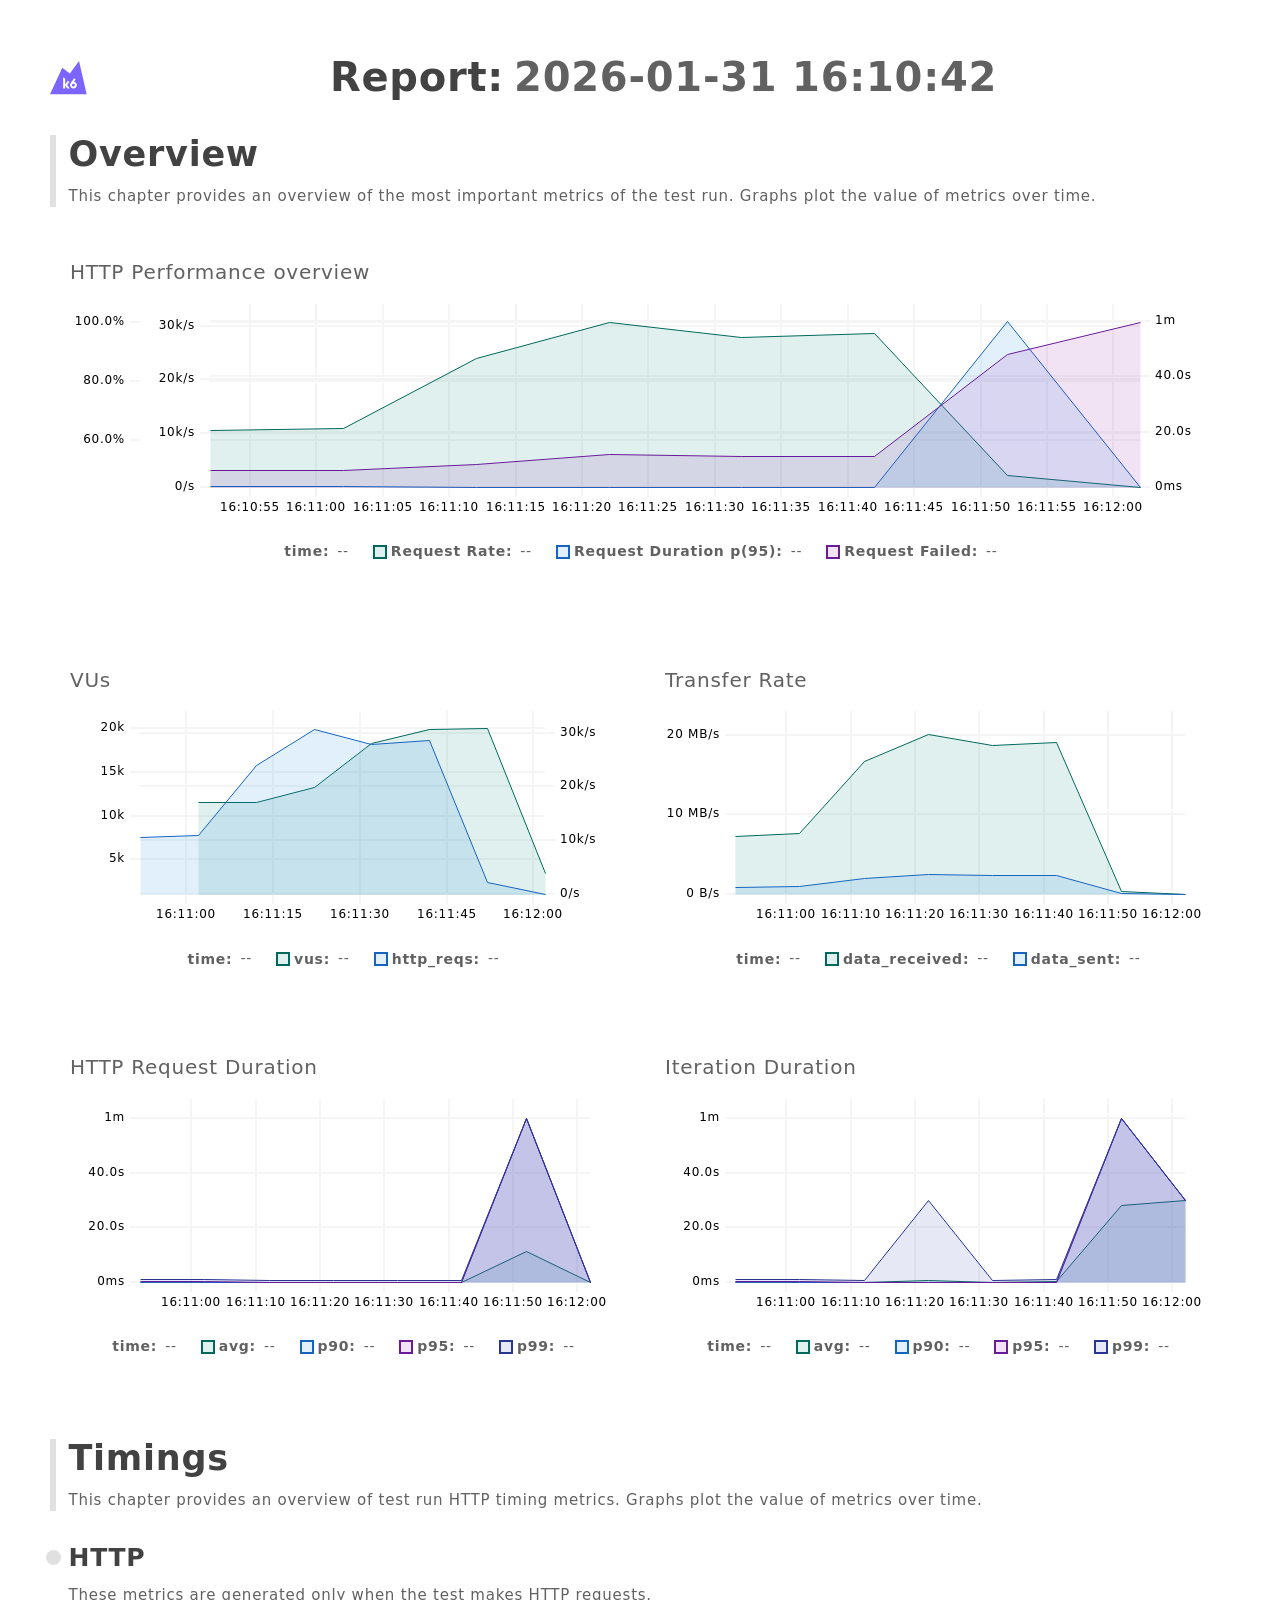
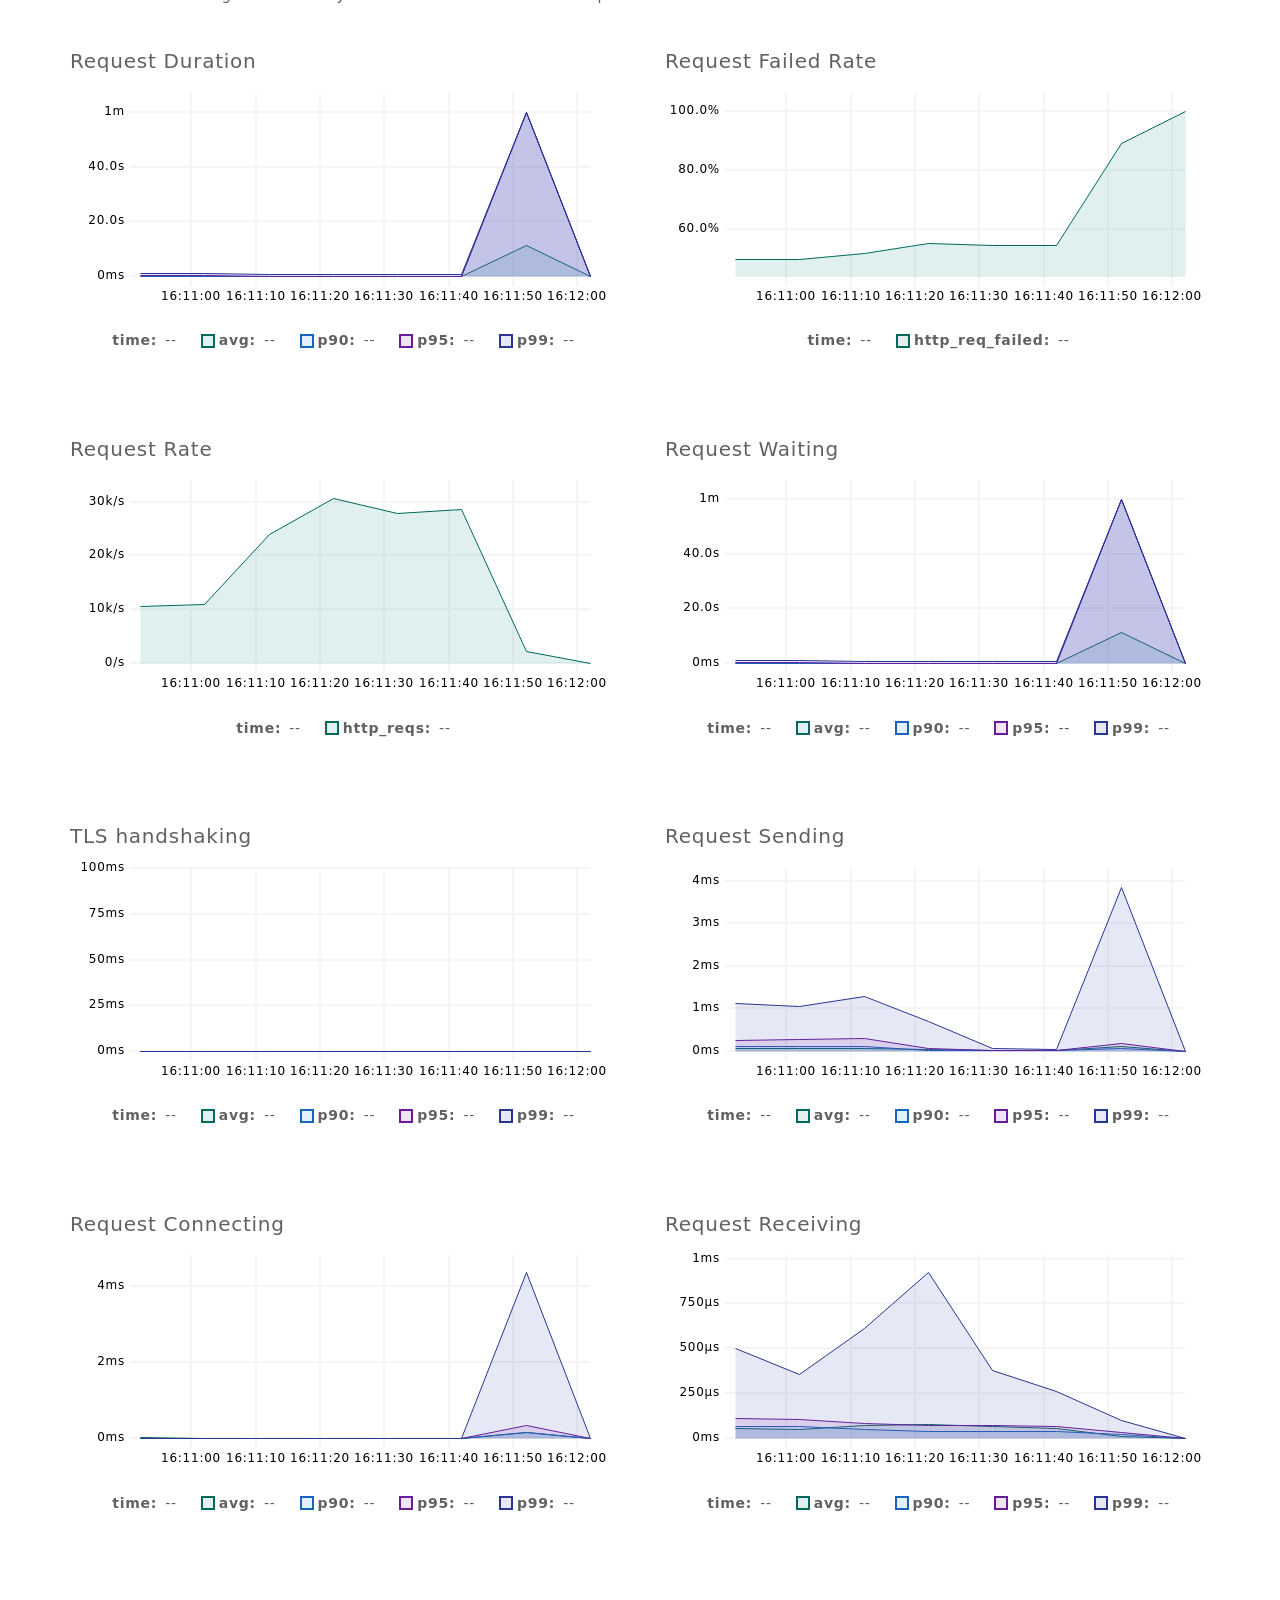
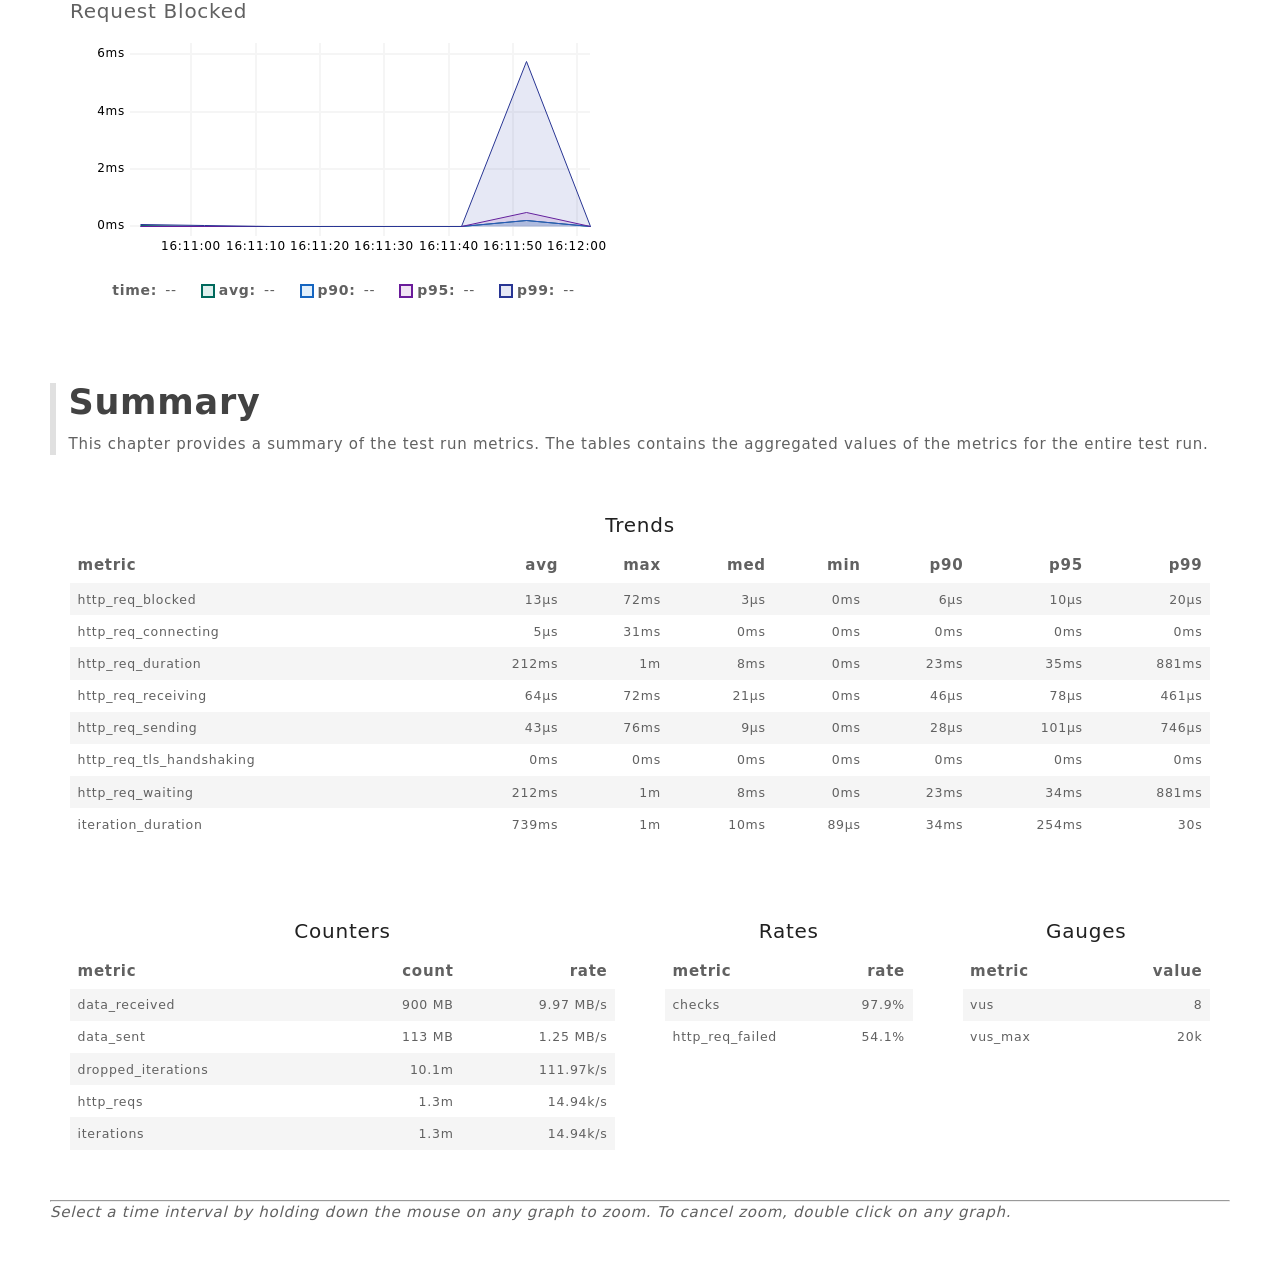
<file: reports/report_tests_axum.html>
<!--
SPDX-FileCopyrightText: 2023 Raintank, Inc. dba Grafana Labs

SPDX-License-Identifier: AGPL-3.0-only
-->

<!doctype html>
<html lang="en">
  <head>
    <meta charset="UTF-8" />
    <link
      rel="icon"
      type="image/svg+xml"
      href="[data-uri]" />
    <meta name="viewport" content="width=device-width, initial-scale=1.0" />
    <title>k6 report</title>
    <script type="module" crossorigin>
var Bu=Object.defineProperty;var Iu=(e,t,n)=>t in e?Bu(e,t,{enumerable:!0,configurable:!0,writable:!0,value:n}):e[t]=n;var ce=(e,t,n)=>Iu(e,typeof t!="symbol"?t+"":t,n);(function(){const t=document.createElement("link").relList;if(t&&t.supports&&t.supports("modulepreload"))return;for(const l of document.querySelectorAll('link[rel="modulepreload"]'))r(l);new MutationObserver(l=>{for(const s of l)if(s.type==="childList")for(const a of s.addedNodes)a.tagName==="LINK"&&a.rel==="modulepreload"&&r(a)}).observe(document,{childList:!0,subtree:!0});function n(l){const s={};return l.integrity&&(s.integrity=l.integrity),l.referrerPolicy&&(s.referrerPolicy=l.referrerPolicy),l.crossOrigin==="use-credentials"?s.credentials="include":l.crossOrigin==="anonymous"?s.credentials="omit":s.credentials="same-origin",s}function r(l){if(l.ep)return;l.ep=!0;const s=n(l);fetch(l.href,s)}})();var Cr,fe,Oo,En,vs,Do,Lo,Ro,ai,Wl,ql,Fo,Tr={},Bo=[],$u=/acit|ex(?:s|g|n|p|$)|rph|grid|ows|mnc|ntw|ine[ch]|zoo|^ord|itera/i,jr=Array.isArray;function qt(e,t){for(var n in t)e[n]=t[n];return e}function ui(e){e&&e.parentNode&&e.parentNode.removeChild(e)}function gt(e,t,n){var r,l,s,a={};for(s in t)s=="key"?r=t[s]:s=="ref"?l=t[s]:a[s]=t[s];if(arguments.length>2&&(a.children=arguments.length>3?Cr.call(arguments,2):n),typeof e=="function"&&e.defaultProps!=null)for(s in e.defaultProps)a[s]===void 0&&(a[s]=e.defaultProps[s]);return xr(e,a,r,l,null)}function xr(e,t,n,r,l){var s={type:e,props:t,key:n,ref:r,__k:null,__:null,__b:0,__e:null,__c:null,constructor:void 0,__v:l??++Oo,__i:-1,__u:0};return l==null&&fe.vnode!=null&&fe.vnode(s),s}function Io(){return{current:null}}function Kt(e){return e.children}function It(e,t){this.props=e,this.context=t}function Jn(e,t){if(t==null)return e.__?Jn(e.__,e.__i+1):null;for(var n;t<e.__k.length;t++)if((n=e.__k[t])!=null&&n.__e!=null)return n.__e;return typeof e.type=="function"?Jn(e):null}function $o(e){var t,n;if((e=e.__)!=null&&e.__c!=null){for(e.__e=e.__c.base=null,t=0;t<e.__k.length;t++)if((n=e.__k[t])!=null&&n.__e!=null){e.__e=e.__c.base=n.__e;break}return $o(e)}}function Kl(e){(!e.__d&&(e.__d=!0)&&En.push(e)&&!Zr.__r++||vs!=fe.debounceRendering)&&((vs=fe.debounceRendering)||Do)(Zr)}function Zr(){for(var e,t,n,r,l,s,a,p=1;En.length;)En.length>p&&En.sort(Lo),e=En.shift(),p=En.length,e.__d&&(n=void 0,l=(r=(t=e).__v).__e,s=[],a=[],t.__P&&((n=qt({},r)).__v=r.__v+1,fe.vnode&&fe.vnode(n),ci(t.__P,n,r,t.__n,t.__P.namespaceURI,32&r.__u?[l]:null,s,l??Jn(r),!!(32&r.__u),a),n.__v=r.__v,n.__.__k[n.__i]=n,Vo(s,n,a),n.__e!=l&&$o(n)));Zr.__r=0}function Ho(e,t,n,r,l,s,a,p,h,o,_){var c,g,y,b,T,E,M=r&&r.__k||Bo,S=t.length;for(h=Hu(n,t,M,h,S),c=0;c<S;c++)(y=n.__k[c])!=null&&(g=y.__i==-1?Tr:M[y.__i]||Tr,y.__i=c,E=ci(e,y,g,l,s,a,p,h,o,_),b=y.__e,y.ref&&g.ref!=y.ref&&(g.ref&&fi(g.ref,null,y),_.push(y.ref,y.__c||b,y)),T==null&&b!=null&&(T=b),4&y.__u||g.__k===y.__k?h=zo(y,h,e):typeof y.type=="function"&&E!==void 0?h=E:b&&(h=b.nextSibling),y.__u&=-7);return n.__e=T,h}function Hu(e,t,n,r,l){var s,a,p,h,o,_=n.length,c=_,g=0;for(e.__k=new Array(l),s=0;s<l;s++)(a=t[s])!=null&&typeof a!="boolean"&&typeof a!="function"?(h=s+g,(a=e.__k[s]=typeof a=="string"||typeof a=="number"||typeof a=="bigint"||a.constructor==String?xr(null,a,null,null,null):jr(a)?xr(Kt,{children:a},null,null,null):a.constructor==null&&a.__b>0?xr(a.type,a.props,a.key,a.ref?a.ref:null,a.__v):a).__=e,a.__b=e.__b+1,p=null,(o=a.__i=zu(a,n,h,c))!=-1&&(c--,(p=n[o])&&(p.__u|=2)),p==null||p.__v==null?(o==-1&&(l>_?g--:l<_&&g++),typeof a.type!="function"&&(a.__u|=4)):o!=h&&(o==h-1?g--:o==h+1?g++:(o>h?g--:g++,a.__u|=4))):e.__k[s]=null;if(c)for(s=0;s<_;s++)(p=n[s])!=null&&(2&p.__u)==0&&(p.__e==r&&(r=Jn(p)),Wo(p,p));return r}function zo(e,t,n){var r,l;if(typeof e.type=="function"){for(r=e.__k,l=0;r&&l<r.length;l++)r[l]&&(r[l].__=e,t=zo(r[l],t,n));return t}e.__e!=t&&(t&&e.type&&!n.contains(t)&&(t=Jn(e)),n.insertBefore(e.__e,t||null),t=e.__e);do t=t&&t.nextSibling;while(t!=null&&t.nodeType==8);return t}function tn(e,t){return t=t||[],e==null||typeof e=="boolean"||(jr(e)?e.some(function(n){tn(n,t)}):t.push(e)),t}function zu(e,t,n,r){var l,s,a=e.key,p=e.type,h=t[n];if(h===null&&e.key==null||h&&a==h.key&&p==h.type&&(2&h.__u)==0)return n;if(r>(h!=null&&(2&h.__u)==0?1:0))for(l=n-1,s=n+1;l>=0||s<t.length;){if(l>=0){if((h=t[l])&&(2&h.__u)==0&&a==h.key&&p==h.type)return l;l--}if(s<t.length){if((h=t[s])&&(2&h.__u)==0&&a==h.key&&p==h.type)return s;s++}}return-1}function ys(e,t,n){t[0]=="-"?e.setProperty(t,n??""):e[t]=n==null?"":typeof n!="number"||$u.test(t)?n:n+"px"}function zr(e,t,n,r,l){var s,a;e:if(t=="style")if(typeof n=="string")e.style.cssText=n;else{if(typeof r=="string"&&(e.style.cssText=r=""),r)for(t in r)n&&t in n||ys(e.style,t,"");if(n)for(t in n)r&&n[t]==r[t]||ys(e.style,t,n[t])}else if(t[0]=="o"&&t[1]=="n")s=t!=(t=t.replace(Ro,"$1")),a=t.toLowerCase(),t=a in e||t=="onFocusOut"||t=="onFocusIn"?a.slice(2):t.slice(2),e.l||(e.l={}),e.l[t+s]=n,n?r?n.u=r.u:(n.u=ai,e.addEventListener(t,s?ql:Wl,s)):e.removeEventListener(t,s?ql:Wl,s);else{if(l=="http://www.w3.org/2000/svg")t=t.replace(/xlink(H|:h)/,"h").replace(/sName$/,"s");else if(t!="width"&&t!="height"&&t!="href"&&t!="list"&&t!="form"&&t!="tabIndex"&&t!="download"&&t!="rowSpan"&&t!="colSpan"&&t!="role"&&t!="popover"&&t in e)try{e[t]=n??"";break e}catch{}typeof n=="function"||(n==null||n===!1&&t[4]!="-"?e.removeAttribute(t):e.setAttribute(t,t=="popover"&&n==1?"":n))}}function bs(e){return function(t){if(this.l){var n=this.l[t.type+e];if(t.t==null)t.t=ai++;else if(t.t<n.u)return;return n(fe.event?fe.event(t):t)}}}function ci(e,t,n,r,l,s,a,p,h,o){var _,c,g,y,b,T,E,M,S,L,P,B,O,F,H,I,z,N=t.type;if(t.constructor!=null)return null;128&n.__u&&(h=!!(32&n.__u),s=[p=t.__e=n.__e]),(_=fe.__b)&&_(t);e:if(typeof N=="function")try{if(M=t.props,S="prototype"in N&&N.prototype.render,L=(_=N.contextType)&&r[_.__c],P=_?L?L.props.value:_.__:r,n.__c?E=(c=t.__c=n.__c).__=c.__E:(S?t.__c=c=new N(M,P):(t.__c=c=new It(M,P),c.constructor=N,c.render=Uu),L&&L.sub(c),c.props=M,c.state||(c.state={}),c.context=P,c.__n=r,g=c.__d=!0,c.__h=[],c._sb=[]),S&&c.__s==null&&(c.__s=c.state),S&&N.getDerivedStateFromProps!=null&&(c.__s==c.state&&(c.__s=qt({},c.__s)),qt(c.__s,N.getDerivedStateFromProps(M,c.__s))),y=c.props,b=c.state,c.__v=t,g)S&&N.getDerivedStateFromProps==null&&c.componentWillMount!=null&&c.componentWillMount(),S&&c.componentDidMount!=null&&c.__h.push(c.componentDidMount);else{if(S&&N.getDerivedStateFromProps==null&&M!==y&&c.componentWillReceiveProps!=null&&c.componentWillReceiveProps(M,P),!c.__e&&c.shouldComponentUpdate!=null&&c.shouldComponentUpdate(M,c.__s,P)===!1||t.__v==n.__v){for(t.__v!=n.__v&&(c.props=M,c.state=c.__s,c.__d=!1),t.__e=n.__e,t.__k=n.__k,t.__k.some(function(J){J&&(J.__=t)}),B=0;B<c._sb.length;B++)c.__h.push(c._sb[B]);c._sb=[],c.__h.length&&a.push(c);break e}c.componentWillUpdate!=null&&c.componentWillUpdate(M,c.__s,P),S&&c.componentDidUpdate!=null&&c.__h.push(function(){c.componentDidUpdate(y,b,T)})}if(c.context=P,c.props=M,c.__P=e,c.__e=!1,O=fe.__r,F=0,S){for(c.state=c.__s,c.__d=!1,O&&O(t),_=c.render(c.props,c.state,c.context),H=0;H<c._sb.length;H++)c.__h.push(c._sb[H]);c._sb=[]}else do c.__d=!1,O&&O(t),_=c.render(c.props,c.state,c.context),c.state=c.__s;while(c.__d&&++F<25);c.state=c.__s,c.getChildContext!=null&&(r=qt(qt({},r),c.getChildContext())),S&&!g&&c.getSnapshotBeforeUpdate!=null&&(T=c.getSnapshotBeforeUpdate(y,b)),I=_,_!=null&&_.type===Kt&&_.key==null&&(I=Uo(_.props.children)),p=Ho(e,jr(I)?I:[I],t,n,r,l,s,a,p,h,o),c.base=t.__e,t.__u&=-161,c.__h.length&&a.push(c),E&&(c.__E=c.__=null)}catch(J){if(t.__v=null,h||s!=null)if(J.then){for(t.__u|=h?160:128;p&&p.nodeType==8&&p.nextSibling;)p=p.nextSibling;s[s.indexOf(p)]=null,t.__e=p}else for(z=s.length;z--;)ui(s[z]);else t.__e=n.__e,t.__k=n.__k;fe.__e(J,t,n)}else s==null&&t.__v==n.__v?(t.__k=n.__k,t.__e=n.__e):p=t.__e=Vu(n.__e,t,n,r,l,s,a,h,o);return(_=fe.diffed)&&_(t),128&t.__u?void 0:p}function Vo(e,t,n){for(var r=0;r<n.length;r++)fi(n[r],n[++r],n[++r]);fe.__c&&fe.__c(t,e),e.some(function(l){try{e=l.__h,l.__h=[],e.some(function(s){s.call(l)})}catch(s){fe.__e(s,l.__v)}})}function Uo(e){return typeof e!="object"||e==null||e.__b&&e.__b>0?e:jr(e)?e.map(Uo):qt({},e)}function Vu(e,t,n,r,l,s,a,p,h){var o,_,c,g,y,b,T,E=n.props,M=t.props,S=t.type;if(S=="svg"?l="http://www.w3.org/2000/svg":S=="math"?l="http://www.w3.org/1998/Math/MathML":l||(l="http://www.w3.org/1999/xhtml"),s!=null){for(o=0;o<s.length;o++)if((y=s[o])&&"setAttribute"in y==!!S&&(S?y.localName==S:y.nodeType==3)){e=y,s[o]=null;break}}if(e==null){if(S==null)return document.createTextNode(M);e=document.createElementNS(l,S,M.is&&M),p&&(fe.__m&&fe.__m(t,s),p=!1),s=null}if(S==null)E===M||p&&e.data==M||(e.data=M);else{if(s=s&&Cr.call(e.childNodes),E=n.props||Tr,!p&&s!=null)for(E={},o=0;o<e.attributes.length;o++)E[(y=e.attributes[o]).name]=y.value;for(o in E)if(y=E[o],o!="children"){if(o=="dangerouslySetInnerHTML")c=y;else if(!(o in M)){if(o=="value"&&"defaultValue"in M||o=="checked"&&"defaultChecked"in M)continue;zr(e,o,null,y,l)}}for(o in M)y=M[o],o=="children"?g=y:o=="dangerouslySetInnerHTML"?_=y:o=="value"?b=y:o=="checked"?T=y:p&&typeof y!="function"||E[o]===y||zr(e,o,y,E[o],l);if(_)p||c&&(_.__html==c.__html||_.__html==e.innerHTML)||(e.innerHTML=_.__html),t.__k=[];else if(c&&(e.innerHTML=""),Ho(t.type=="template"?e.content:e,jr(g)?g:[g],t,n,r,S=="foreignObject"?"http://www.w3.org/1999/xhtml":l,s,a,s?s[0]:n.__k&&Jn(n,0),p,h),s!=null)for(o=s.length;o--;)ui(s[o]);p||(o="value",S=="progress"&&b==null?e.removeAttribute("value"):b!=null&&(b!==e[o]||S=="progress"&&!b||S=="option"&&b!=E[o])&&zr(e,o,b,E[o],l),o="checked",T!=null&&T!=e[o]&&zr(e,o,T,E[o],l))}return e}function fi(e,t,n){try{if(typeof e=="function"){var r=typeof e.__u=="function";r&&e.__u(),r&&t==null||(e.__u=e(t))}else e.current=t}catch(l){fe.__e(l,n)}}function Wo(e,t,n){var r,l;if(fe.unmount&&fe.unmount(e),(r=e.ref)&&(r.current&&r.current!=e.__e||fi(r,null,t)),(r=e.__c)!=null){if(r.componentWillUnmount)try{r.componentWillUnmount()}catch(s){fe.__e(s,t)}r.base=r.__P=null}if(r=e.__k)for(l=0;l<r.length;l++)r[l]&&Wo(r[l],t,n||typeof e.type!="function");n||ui(e.__e),e.__c=e.__=e.__e=void 0}function Uu(e,t,n){return this.constructor(e,n)}function Qn(e,t,n){var r,l,s,a;t==document&&(t=document.documentElement),fe.__&&fe.__(e,t),l=(r=typeof n=="function")?null:n&&n.__k||t.__k,s=[],a=[],ci(t,e=(!r&&n||t).__k=gt(Kt,null,[e]),l||Tr,Tr,t.namespaceURI,!r&&n?[n]:l?null:t.firstChild?Cr.call(t.childNodes):null,s,!r&&n?n:l?l.__e:t.firstChild,r,a),Vo(s,e,a)}function qo(e,t){Qn(e,t,qo)}function Wu(e,t,n){var r,l,s,a,p=qt({},e.props);for(s in e.type&&e.type.defaultProps&&(a=e.type.defaultProps),t)s=="key"?r=t[s]:s=="ref"?l=t[s]:p[s]=t[s]===void 0&&a!=null?a[s]:t[s];return arguments.length>2&&(p.children=arguments.length>3?Cr.call(arguments,2):n),xr(e.type,p,r||e.key,l||e.ref,null)}function Ko(e){function t(n){var r,l;return this.getChildContext||(r=new Set,(l={})[t.__c]=this,this.getChildContext=function(){return l},this.componentWillUnmount=function(){r=null},this.shouldComponentUpdate=function(s){this.props.value!=s.value&&r.forEach(function(a){a.__e=!0,Kl(a)})},this.sub=function(s){r.add(s);var a=s.componentWillUnmount;s.componentWillUnmount=function(){r&&r.delete(s),a&&a.call(s)}}),n.children}return t.__c="__cC"+Fo++,t.__=e,t.Provider=t.__l=(t.Consumer=function(n,r){return n.children(r)}).contextType=t,t}Cr=Bo.slice,fe={__e:function(e,t,n,r){for(var l,s,a;t=t.__;)if((l=t.__c)&&!l.__)try{if((s=l.constructor)&&s.getDerivedStateFromError!=null&&(l.setState(s.getDerivedStateFromError(e)),a=l.__d),l.componentDidCatch!=null&&(l.componentDidCatch(e,r||{}),a=l.__d),a)return l.__E=l}catch(p){e=p}throw e}},Oo=0,It.prototype.setState=function(e,t){var n;n=this.__s!=null&&this.__s!=this.state?this.__s:this.__s=qt({},this.state),typeof e=="function"&&(e=e(qt({},n),this.props)),e&&qt(n,e),e!=null&&this.__v&&(t&&this._sb.push(t),Kl(this))},It.prototype.forceUpdate=function(e){this.__v&&(this.__e=!0,e&&this.__h.push(e),Kl(this))},It.prototype.render=Kt,En=[],Do=typeof Promise=="function"?Promise.prototype.then.bind(Promise.resolve()):setTimeout,Lo=function(e,t){return e.__v.__b-t.__v.__b},Zr.__r=0,Ro=/(PointerCapture)$|Capture$/i,ai=0,Wl=bs(!1),ql=bs(!0),Fo=0;var qu=0;function ne(e,t,n,r,l,s){t||(t={});var a,p,h=t;if("ref"in h)for(p in h={},t)p=="ref"?a=t[p]:h[p]=t[p];var o={type:e,props:h,key:n,ref:a,__k:null,__:null,__b:0,__e:null,__c:null,constructor:void 0,__v:--qu,__i:-1,__u:0,__source:l,__self:s};if(typeof e=="function"&&(a=e.defaultProps))for(p in a)h[p]===void 0&&(h[p]=a[p]);return fe.vnode&&fe.vnode(o),o}var Go=typeof globalThis<"u"?globalThis:typeof window<"u"?window:typeof global<"u"?global:typeof self<"u"?self:{};function hi(e){return e&&e.__esModule&&Object.prototype.hasOwnProperty.call(e,"default")?e.default:e}function Yo(e){if(e.__esModule)return e;var t=e.default;if(typeof t=="function"){var n=function r(){return this instanceof r?Reflect.construct(t,arguments,this.constructor):t.apply(this,arguments)};n.prototype=t.prototype}else n={};return Object.defineProperty(n,"__esModule",{value:!0}),Object.keys(e).forEach(function(r){var l=Object.getOwnPropertyDescriptor(e,r);Object.defineProperty(n,r,l.get?l:{enumerable:!0,get:function(){return e[r]}})}),n}var Zo={};(function(e){(function(t){function n(f){return f!==null?Object.prototype.toString.call(f)==="[object Array]":!1}function r(f){return f!==null?Object.prototype.toString.call(f)==="[object Object]":!1}function l(f,v){if(f===v)return!0;var x=Object.prototype.toString.call(f);if(x!==Object.prototype.toString.call(v))return!1;if(n(f)===!0){if(f.length!==v.length)return!1;for(var A=0;A<f.length;A++)if(l(f[A],v[A])===!1)return!1;return!0}if(r(f)===!0){var C={};for(var V in f)if(hasOwnProperty.call(f,V)){if(l(f[V],v[V])===!1)return!1;C[V]=!0}for(var ee in v)if(hasOwnProperty.call(v,ee)&&C[ee]!==!0)return!1;return!0}return!1}function s(f){if(f===""||f===!1||f===null)return!0;if(n(f)&&f.length===0)return!0;if(r(f)){for(var v in f)if(f.hasOwnProperty(v))return!1;return!0}else return!1}function a(f){for(var v=Object.keys(f),x=[],A=0;A<v.length;A++)x.push(f[v[A]]);return x}var p;typeof String.prototype.trimLeft=="function"?p=function(f){return f.trimLeft()}:p=function(f){return f.match(/^\s*(.*)/)[1]};var h=0,o=1,_=2,c=3,g=4,y=5,b=6,T=7,E=8,M=9,S={0:"number",1:"any",2:"string",3:"array",4:"object",5:"boolean",6:"expression",7:"null",8:"Array<number>",9:"Array<string>"},L="EOF",P="UnquotedIdentifier",B="QuotedIdentifier",O="Rbracket",F="Rparen",H="Comma",I="Colon",z="Rbrace",N="Number",J="Current",$="Expref",Q="Pipe",K="Or",le="And",G="EQ",qe="GT",ke="LT",he="GTE",me="LTE",ae="NE",Y="Flatten",Ae="Star",$e="Filter",we="Dot",_e="Not",lt="Lbrace",He="Lbracket",Ee="Lparen",pt="Literal",Et={".":we,"*":Ae,",":H,":":I,"{":lt,"}":z,"]":O,"(":Ee,")":F,"@":J},_t={"<":!0,">":!0,"=":!0,"!":!0},$t={" ":!0,"	":!0,"\n":!0};function sn(f){return f>="a"&&f<="z"||f>="A"&&f<="Z"||f==="_"}function Gt(f){return f>="0"&&f<="9"||f==="-"}function gn(f){return f>="a"&&f<="z"||f>="A"&&f<="Z"||f>="0"&&f<="9"||f==="_"}function on(){}on.prototype={tokenize:function(f){var v=[];this._current=0;for(var x,A,C;this._current<f.length;)if(sn(f[this._current]))x=this._current,A=this._consumeUnquotedIdentifier(f),v.push({type:P,value:A,start:x});else if(Et[f[this._current]]!==void 0)v.push({type:Et[f[this._current]],value:f[this._current],start:this._current}),this._current++;else if(Gt(f[this._current]))C=this._consumeNumber(f),v.push(C);else if(f[this._current]==="[")C=this._consumeLBracket(f),v.push(C);else if(f[this._current]==='"')x=this._current,A=this._consumeQuotedIdentifier(f),v.push({type:B,value:A,start:x});else if(f[this._current]==="'")x=this._current,A=this._consumeRawStringLiteral(f),v.push({type:pt,value:A,start:x});else if(f[this._current]==="`"){x=this._current;var V=this._consumeLiteral(f);v.push({type:pt,value:V,start:x})}else if(_t[f[this._current]]!==void 0)v.push(this._consumeOperator(f));else if($t[f[this._current]]!==void 0)this._current++;else if(f[this._current]==="&")x=this._current,this._current++,f[this._current]==="&"?(this._current++,v.push({type:le,value:"&&",start:x})):v.push({type:$,value:"&",start:x});else if(f[this._current]==="|")x=this._current,this._current++,f[this._current]==="|"?(this._current++,v.push({type:K,value:"||",start:x})):v.push({type:Q,value:"|",start:x});else{var ee=new Error("Unknown character:"+f[this._current]);throw ee.name="LexerError",ee}return v},_consumeUnquotedIdentifier:function(f){var v=this._current;for(this._current++;this._current<f.length&&gn(f[this._current]);)this._current++;return f.slice(v,this._current)},_consumeQuotedIdentifier:function(f){var v=this._current;this._current++;for(var x=f.length;f[this._current]!=='"'&&this._current<x;){var A=this._current;f[A]==="\\"&&(f[A+1]==="\\"||f[A+1]==='"')?A+=2:A++,this._current=A}return this._current++,JSON.parse(f.slice(v,this._current))},_consumeRawStringLiteral:function(f){var v=this._current;this._current++;for(var x=f.length;f[this._current]!=="'"&&this._current<x;){var A=this._current;f[A]==="\\"&&(f[A+1]==="\\"||f[A+1]==="'")?A+=2:A++,this._current=A}this._current++;var C=f.slice(v+1,this._current-1);return C.replace("\\'","'")},_consumeNumber:function(f){var v=this._current;this._current++;for(var x=f.length;Gt(f[this._current])&&this._current<x;)this._current++;var A=parseInt(f.slice(v,this._current));return{type:N,value:A,start:v}},_consumeLBracket:function(f){var v=this._current;return this._current++,f[this._current]==="?"?(this._current++,{type:$e,value:"[?",start:v}):f[this._current]==="]"?(this._current++,{type:Y,value:"[]",start:v}):{type:He,value:"[",start:v}},_consumeOperator:function(f){var v=this._current,x=f[v];if(this._current++,x==="!")return f[this._current]==="="?(this._current++,{type:ae,value:"!=",start:v}):{type:_e,value:"!",start:v};if(x==="<")return f[this._current]==="="?(this._current++,{type:me,value:"<=",start:v}):{type:ke,value:"<",start:v};if(x===">")return f[this._current]==="="?(this._current++,{type:he,value:">=",start:v}):{type:qe,value:">",start:v};if(x==="="&&f[this._current]==="=")return this._current++,{type:G,value:"==",start:v}},_consumeLiteral:function(f){this._current++;for(var v=this._current,x=f.length,A;f[this._current]!=="`"&&this._current<x;){var C=this._current;f[C]==="\\"&&(f[C+1]==="\\"||f[C+1]==="`")?C+=2:C++,this._current=C}var V=p(f.slice(v,this._current));return V=V.replace("\\`","`"),this._looksLikeJSON(V)?A=JSON.parse(V):A=JSON.parse('"'+V+'"'),this._current++,A},_looksLikeJSON:function(f){var v='[{"',x=["true","false","null"],A="-0123456789";if(f==="")return!1;if(v.indexOf(f[0])>=0)return!0;if(x.indexOf(f)>=0)return!0;if(A.indexOf(f[0])>=0)try{return JSON.parse(f),!0}catch{return!1}else return!1}};var re={};re[L]=0,re[P]=0,re[B]=0,re[O]=0,re[F]=0,re[H]=0,re[z]=0,re[N]=0,re[J]=0,re[$]=0,re[Q]=1,re[K]=2,re[le]=3,re[G]=5,re[qe]=5,re[ke]=5,re[he]=5,re[me]=5,re[ae]=5,re[Y]=9,re[Ae]=20,re[$e]=21,re[we]=40,re[_e]=45,re[lt]=50,re[He]=55,re[Ee]=60;function Ke(){}Ke.prototype={parse:function(f){this._loadTokens(f),this.index=0;var v=this.expression(0);if(this._lookahead(0)!==L){var x=this._lookaheadToken(0),A=new Error("Unexpected token type: "+x.type+", value: "+x.value);throw A.name="ParserError",A}return v},_loadTokens:function(f){var v=new on,x=v.tokenize(f);x.push({type:L,value:"",start:f.length}),this.tokens=x},expression:function(f){var v=this._lookaheadToken(0);this._advance();for(var x=this.nud(v),A=this._lookahead(0);f<re[A];)this._advance(),x=this.led(A,x),A=this._lookahead(0);return x},_lookahead:function(f){return this.tokens[this.index+f].type},_lookaheadToken:function(f){return this.tokens[this.index+f]},_advance:function(){this.index++},nud:function(f){var v,x,A;switch(f.type){case pt:return{type:"Literal",value:f.value};case P:return{type:"Field",name:f.value};case B:var C={type:"Field",name:f.value};if(this._lookahead(0)===Ee)throw new Error("Quoted identifier not allowed for function names.");return C;case _e:return x=this.expression(re.Not),{type:"NotExpression",children:[x]};case Ae:return v={type:"Identity"},x=null,this._lookahead(0)===O?x={type:"Identity"}:x=this._parseProjectionRHS(re.Star),{type:"ValueProjection",children:[v,x]};case $e:return this.led(f.type,{type:"Identity"});case lt:return this._parseMultiselectHash();case Y:return v={type:Y,children:[{type:"Identity"}]},x=this._parseProjectionRHS(re.Flatten),{type:"Projection",children:[v,x]};case He:return this._lookahead(0)===N||this._lookahead(0)===I?(x=this._parseIndexExpression(),this._projectIfSlice({type:"Identity"},x)):this._lookahead(0)===Ae&&this._lookahead(1)===O?(this._advance(),this._advance(),x=this._parseProjectionRHS(re.Star),{type:"Projection",children:[{type:"Identity"},x]}):this._parseMultiselectList();case J:return{type:J};case $:return A=this.expression(re.Expref),{type:"ExpressionReference",children:[A]};case Ee:for(var V=[];this._lookahead(0)!==F;)this._lookahead(0)===J?(A={type:J},this._advance()):A=this.expression(0),V.push(A);return this._match(F),V[0];default:this._errorToken(f)}},led:function(f,v){var x;switch(f){case we:var A=re.Dot;return this._lookahead(0)!==Ae?(x=this._parseDotRHS(A),{type:"Subexpression",children:[v,x]}):(this._advance(),x=this._parseProjectionRHS(A),{type:"ValueProjection",children:[v,x]});case Q:return x=this.expression(re.Pipe),{type:Q,children:[v,x]};case K:return x=this.expression(re.Or),{type:"OrExpression",children:[v,x]};case le:return x=this.expression(re.And),{type:"AndExpression",children:[v,x]};case Ee:for(var C=v.name,V=[],ee,se;this._lookahead(0)!==F;)this._lookahead(0)===J?(ee={type:J},this._advance()):ee=this.expression(0),this._lookahead(0)===H&&this._match(H),V.push(ee);return this._match(F),se={type:"Function",name:C,children:V},se;case $e:var xe=this.expression(0);return this._match(O),this._lookahead(0)===Y?x={type:"Identity"}:x=this._parseProjectionRHS(re.Filter),{type:"FilterProjection",children:[v,x,xe]};case Y:var ze={type:Y,children:[v]},Re=this._parseProjectionRHS(re.Flatten);return{type:"Projection",children:[ze,Re]};case G:case ae:case qe:case he:case ke:case me:return this._parseComparator(v,f);case He:var te=this._lookaheadToken(0);return te.type===N||te.type===I?(x=this._parseIndexExpression(),this._projectIfSlice(v,x)):(this._match(Ae),this._match(O),x=this._parseProjectionRHS(re.Star),{type:"Projection",children:[v,x]});default:this._errorToken(this._lookaheadToken(0))}},_match:function(f){if(this._lookahead(0)===f)this._advance();else{var v=this._lookaheadToken(0),x=new Error("Expected "+f+", got: "+v.type);throw x.name="ParserError",x}},_errorToken:function(f){var v=new Error("Invalid token ("+f.type+'): "'+f.value+'"');throw v.name="ParserError",v},_parseIndexExpression:function(){if(this._lookahead(0)===I||this._lookahead(1)===I)return this._parseSliceExpression();var f={type:"Index",value:this._lookaheadToken(0).value};return this._advance(),this._match(O),f},_projectIfSlice:function(f,v){var x={type:"IndexExpression",children:[f,v]};return v.type==="Slice"?{type:"Projection",children:[x,this._parseProjectionRHS(re.Star)]}:x},_parseSliceExpression:function(){for(var f=[null,null,null],v=0,x=this._lookahead(0);x!==O&&v<3;){if(x===I)v++,this._advance();else if(x===N)f[v]=this._lookaheadToken(0).value,this._advance();else{var A=this._lookahead(0),C=new Error("Syntax error, unexpected token: "+A.value+"("+A.type+")");throw C.name="Parsererror",C}x=this._lookahead(0)}return this._match(O),{type:"Slice",children:f}},_parseComparator:function(f,v){var x=this.expression(re[v]);return{type:"Comparator",name:v,children:[f,x]}},_parseDotRHS:function(f){var v=this._lookahead(0),x=[P,B,Ae];if(x.indexOf(v)>=0)return this.expression(f);if(v===He)return this._match(He),this._parseMultiselectList();if(v===lt)return this._match(lt),this._parseMultiselectHash()},_parseProjectionRHS:function(f){var v;if(re[this._lookahead(0)]<10)v={type:"Identity"};else if(this._lookahead(0)===He)v=this.expression(f);else if(this._lookahead(0)===$e)v=this.expression(f);else if(this._lookahead(0)===we)this._match(we),v=this._parseDotRHS(f);else{var x=this._lookaheadToken(0),A=new Error("Sytanx error, unexpected token: "+x.value+"("+x.type+")");throw A.name="ParserError",A}return v},_parseMultiselectList:function(){for(var f=[];this._lookahead(0)!==O;){var v=this.expression(0);if(f.push(v),this._lookahead(0)===H&&(this._match(H),this._lookahead(0)===O))throw new Error("Unexpected token Rbracket")}return this._match(O),{type:"MultiSelectList",children:f}},_parseMultiselectHash:function(){for(var f=[],v=[P,B],x,A,C,V;;){if(x=this._lookaheadToken(0),v.indexOf(x.type)<0)throw new Error("Expecting an identifier token, got: "+x.type);if(A=x.value,this._advance(),this._match(I),C=this.expression(0),V={type:"KeyValuePair",name:A,value:C},f.push(V),this._lookahead(0)===H)this._match(H);else if(this._lookahead(0)===z){this._match(z);break}}return{type:"MultiSelectHash",children:f}}};function Yt(f){this.runtime=f}Yt.prototype={search:function(f,v){return this.visit(f,v)},visit:function(f,v){var x,A,C,V,ee,se,xe,ze,Re,te;switch(f.type){case"Field":return v!==null&&r(v)?(se=v[f.name],se===void 0?null:se):null;case"Subexpression":for(C=this.visit(f.children[0],v),te=1;te<f.children.length;te++)if(C=this.visit(f.children[1],C),C===null)return null;return C;case"IndexExpression":return xe=this.visit(f.children[0],v),ze=this.visit(f.children[1],xe),ze;case"Index":if(!n(v))return null;var ot=f.value;return ot<0&&(ot=v.length+ot),C=v[ot],C===void 0&&(C=null),C;case"Slice":if(!n(v))return null;var Jt=f.children.slice(0),an=this.computeSliceParams(v.length,Jt),at=an[0],On=an[1],Dn=an[2];if(C=[],Dn>0)for(te=at;te<On;te+=Dn)C.push(v[te]);else for(te=at;te>On;te+=Dn)C.push(v[te]);return C;case"Projection":var vt=this.visit(f.children[0],v);if(!n(vt))return null;for(Re=[],te=0;te<vt.length;te++)A=this.visit(f.children[1],vt[te]),A!==null&&Re.push(A);return Re;case"ValueProjection":if(vt=this.visit(f.children[0],v),!r(vt))return null;Re=[];var Or=a(vt);for(te=0;te<Or.length;te++)A=this.visit(f.children[1],Or[te]),A!==null&&Re.push(A);return Re;case"FilterProjection":if(vt=this.visit(f.children[0],v),!n(vt))return null;var ar=[],Dr=[];for(te=0;te<vt.length;te++)x=this.visit(f.children[2],vt[te]),s(x)||ar.push(vt[te]);for(var ur=0;ur<ar.length;ur++)A=this.visit(f.children[1],ar[ur]),A!==null&&Dr.push(A);return Dr;case"Comparator":switch(V=this.visit(f.children[0],v),ee=this.visit(f.children[1],v),f.name){case G:C=l(V,ee);break;case ae:C=!l(V,ee);break;case qe:C=V>ee;break;case he:C=V>=ee;break;case ke:C=V<ee;break;case me:C=V<=ee;break;default:throw new Error("Unknown comparator: "+f.name)}return C;case Y:var Nt=this.visit(f.children[0],v);if(!n(Nt))return null;var Ve=[];for(te=0;te<Nt.length;te++)A=Nt[te],n(A)?Ve.push.apply(Ve,A):Ve.push(A);return Ve;case"Identity":return v;case"MultiSelectList":if(v===null)return null;for(Re=[],te=0;te<f.children.length;te++)Re.push(this.visit(f.children[te],v));return Re;case"MultiSelectHash":if(v===null)return null;Re={};var dt;for(te=0;te<f.children.length;te++)dt=f.children[te],Re[dt.name]=this.visit(dt.value,v);return Re;case"OrExpression":return x=this.visit(f.children[0],v),s(x)&&(x=this.visit(f.children[1],v)),x;case"AndExpression":return V=this.visit(f.children[0],v),s(V)===!0?V:this.visit(f.children[1],v);case"NotExpression":return V=this.visit(f.children[0],v),s(V);case"Literal":return f.value;case Q:return xe=this.visit(f.children[0],v),this.visit(f.children[1],xe);case J:return v;case"Function":var Qt=[];for(te=0;te<f.children.length;te++)Qt.push(this.visit(f.children[te],v));return this.runtime.callFunction(f.name,Qt);case"ExpressionReference":var Xt=f.children[0];return Xt.jmespathType=$,Xt;default:throw new Error("Unknown node type: "+f.type)}},computeSliceParams:function(f,v){var x=v[0],A=v[1],C=v[2],V=[null,null,null];if(C===null)C=1;else if(C===0){var ee=new Error("Invalid slice, step cannot be 0");throw ee.name="RuntimeError",ee}var se=C<0;return x===null?x=se?f-1:0:x=this.capSliceRange(f,x,C),A===null?A=se?-1:f:A=this.capSliceRange(f,A,C),V[0]=x,V[1]=A,V[2]=C,V},capSliceRange:function(f,v,x){return v<0?(v+=f,v<0&&(v=x<0?-1:0)):v>=f&&(v=x<0?f-1:f),v}};function Tt(f){this._interpreter=f,this.functionTable={abs:{_func:this._functionAbs,_signature:[{types:[h]}]},avg:{_func:this._functionAvg,_signature:[{types:[E]}]},ceil:{_func:this._functionCeil,_signature:[{types:[h]}]},contains:{_func:this._functionContains,_signature:[{types:[_,c]},{types:[o]}]},ends_with:{_func:this._functionEndsWith,_signature:[{types:[_]},{types:[_]}]},floor:{_func:this._functionFloor,_signature:[{types:[h]}]},length:{_func:this._functionLength,_signature:[{types:[_,c,g]}]},map:{_func:this._functionMap,_signature:[{types:[b]},{types:[c]}]},max:{_func:this._functionMax,_signature:[{types:[E,M]}]},merge:{_func:this._functionMerge,_signature:[{types:[g],variadic:!0}]},max_by:{_func:this._functionMaxBy,_signature:[{types:[c]},{types:[b]}]},sum:{_func:this._functionSum,_signature:[{types:[E]}]},starts_with:{_func:this._functionStartsWith,_signature:[{types:[_]},{types:[_]}]},min:{_func:this._functionMin,_signature:[{types:[E,M]}]},min_by:{_func:this._functionMinBy,_signature:[{types:[c]},{types:[b]}]},type:{_func:this._functionType,_signature:[{types:[o]}]},keys:{_func:this._functionKeys,_signature:[{types:[g]}]},values:{_func:this._functionValues,_signature:[{types:[g]}]},sort:{_func:this._functionSort,_signature:[{types:[M,E]}]},sort_by:{_func:this._functionSortBy,_signature:[{types:[c]},{types:[b]}]},join:{_func:this._functionJoin,_signature:[{types:[_]},{types:[M]}]},reverse:{_func:this._functionReverse,_signature:[{types:[_,c]}]},to_array:{_func:this._functionToArray,_signature:[{types:[o]}]},to_string:{_func:this._functionToString,_signature:[{types:[o]}]},to_number:{_func:this._functionToNumber,_signature:[{types:[o]}]},not_null:{_func:this._functionNotNull,_signature:[{types:[o],variadic:!0}]}}}Tt.prototype={callFunction:function(f,v){var x=this.functionTable[f];if(x===void 0)throw new Error("Unknown function: "+f+"()");return this._validateArgs(f,v,x._signature),x._func.call(this,v)},_validateArgs:function(f,v,x){var A;if(x[x.length-1].variadic){if(v.length<x.length)throw A=x.length===1?" argument":" arguments",new Error("ArgumentError: "+f+"() takes at least"+x.length+A+" but received "+v.length)}else if(v.length!==x.length)throw A=x.length===1?" argument":" arguments",new Error("ArgumentError: "+f+"() takes "+x.length+A+" but received "+v.length);for(var C,V,ee,se=0;se<x.length;se++){ee=!1,C=x[se].types,V=this._getTypeName(v[se]);for(var xe=0;xe<C.length;xe++)if(this._typeMatches(V,C[xe],v[se])){ee=!0;break}if(!ee){var ze=C.map(function(Re){return S[Re]}).join(",");throw new Error("TypeError: "+f+"() expected argument "+(se+1)+" to be type "+ze+" but received type "+S[V]+" instead.")}}},_typeMatches:function(f,v,x){if(v===o)return!0;if(v===M||v===E||v===c){if(v===c)return f===c;if(f===c){var A;v===E?A=h:v===M&&(A=_);for(var C=0;C<x.length;C++)if(!this._typeMatches(this._getTypeName(x[C]),A,x[C]))return!1;return!0}}else return f===v},_getTypeName:function(f){switch(Object.prototype.toString.call(f)){case"[object String]":return _;case"[object Number]":return h;case"[object Array]":return c;case"[object Boolean]":return y;case"[object Null]":return T;case"[object Object]":return f.jmespathType===$?b:g}},_functionStartsWith:function(f){return f[0].lastIndexOf(f[1])===0},_functionEndsWith:function(f){var v=f[0],x=f[1];return v.indexOf(x,v.length-x.length)!==-1},_functionReverse:function(f){var v=this._getTypeName(f[0]);if(v===_){for(var x=f[0],A="",C=x.length-1;C>=0;C--)A+=x[C];return A}else{var V=f[0].slice(0);return V.reverse(),V}},_functionAbs:function(f){return Math.abs(f[0])},_functionCeil:function(f){return Math.ceil(f[0])},_functionAvg:function(f){for(var v=0,x=f[0],A=0;A<x.length;A++)v+=x[A];return v/x.length},_functionContains:function(f){return f[0].indexOf(f[1])>=0},_functionFloor:function(f){return Math.floor(f[0])},_functionLength:function(f){return r(f[0])?Object.keys(f[0]).length:f[0].length},_functionMap:function(f){for(var v=[],x=this._interpreter,A=f[0],C=f[1],V=0;V<C.length;V++)v.push(x.visit(A,C[V]));return v},_functionMerge:function(f){for(var v={},x=0;x<f.length;x++){var A=f[x];for(var C in A)v[C]=A[C]}return v},_functionMax:function(f){if(f[0].length>0){var v=this._getTypeName(f[0][0]);if(v===h)return Math.max.apply(Math,f[0]);for(var x=f[0],A=x[0],C=1;C<x.length;C++)A.localeCompare(x[C])<0&&(A=x[C]);return A}else return null},_functionMin:function(f){if(f[0].length>0){var v=this._getTypeName(f[0][0]);if(v===h)return Math.min.apply(Math,f[0]);for(var x=f[0],A=x[0],C=1;C<x.length;C++)x[C].localeCompare(A)<0&&(A=x[C]);return A}else return null},_functionSum:function(f){for(var v=0,x=f[0],A=0;A<x.length;A++)v+=x[A];return v},_functionType:function(f){switch(this._getTypeName(f[0])){case h:return"number";case _:return"string";case c:return"array";case g:return"object";case y:return"boolean";case b:return"expref";case T:return"null"}},_functionKeys:function(f){return Object.keys(f[0])},_functionValues:function(f){for(var v=f[0],x=Object.keys(v),A=[],C=0;C<x.length;C++)A.push(v[x[C]]);return A},_functionJoin:function(f){var v=f[0],x=f[1];return x.join(v)},_functionToArray:function(f){return this._getTypeName(f[0])===c?f[0]:[f[0]]},_functionToString:function(f){return this._getTypeName(f[0])===_?f[0]:JSON.stringify(f[0])},_functionToNumber:function(f){var v=this._getTypeName(f[0]),x;return v===h?f[0]:v===_&&(x=+f[0],!isNaN(x))?x:null},_functionNotNull:function(f){for(var v=0;v<f.length;v++)if(this._getTypeName(f[v])!==T)return f[v];return null},_functionSort:function(f){var v=f[0].slice(0);return v.sort(),v},_functionSortBy:function(f){var v=f[0].slice(0);if(v.length===0)return v;var x=this._interpreter,A=f[1],C=this._getTypeName(x.visit(A,v[0]));if([h,_].indexOf(C)<0)throw new Error("TypeError");for(var V=this,ee=[],se=0;se<v.length;se++)ee.push([se,v[se]]);ee.sort(function(ze,Re){var te=x.visit(A,ze[1]),ot=x.visit(A,Re[1]);if(V._getTypeName(te)!==C)throw new Error("TypeError: expected "+C+", received "+V._getTypeName(te));if(V._getTypeName(ot)!==C)throw new Error("TypeError: expected "+C+", received "+V._getTypeName(ot));return te>ot?1:te<ot?-1:ze[0]-Re[0]});for(var xe=0;xe<ee.length;xe++)v[xe]=ee[xe][1];return v},_functionMaxBy:function(f){for(var v=f[1],x=f[0],A=this.createKeyFunction(v,[h,_]),C=-1/0,V,ee,se=0;se<x.length;se++)ee=A(x[se]),ee>C&&(C=ee,V=x[se]);return V},_functionMinBy:function(f){for(var v=f[1],x=f[0],A=this.createKeyFunction(v,[h,_]),C=1/0,V,ee,se=0;se<x.length;se++)ee=A(x[se]),ee<C&&(C=ee,V=x[se]);return V},createKeyFunction:function(f,v){var x=this,A=this._interpreter,C=function(V){var ee=A.visit(f,V);if(v.indexOf(x._getTypeName(ee))<0){var se="TypeError: expected one of "+v+", received "+x._getTypeName(ee);throw new Error(se)}return ee};return C}};function Zt(f){var v=new Ke,x=v.parse(f);return x}function ue(f){var v=new on;return v.tokenize(f)}function W(f,v){var x=new Ke,A=new Tt,C=new Yt(A);A._interpreter=C;var V=x.parse(v);return C.search(V,f)}t.tokenize=ue,t.compile=Zt,t.search=W,t.strictDeepEqual=l})(e)})(Zo);const Gl=hi(Zo);var _n=(e=>(e.bytes="bytes",e.bps="bps",e.counter="counter",e.rps="rps",e.duration="duration",e.timestamp="timestamp",e.percent="percent",e.unknown="",e))(_n||{}),Jo=class{constructor(e){ce(this,"name");ce(this,"aggregate");const[t,n]=e.split(".",2);this.aggregate=n,this.name=t}},ws="time",pi=class{constructor({values:e={},names:t=[]}={}){ce(this,"values");ce(this,"names");ce(this,"_aggregates");this.values=e,this.names=t,this._aggregates={}}set aggregates(e){for(const t in e){const n=t;this._aggregates[n]=e[n].map(r=>r.replaceAll("(","").replaceAll(")",""))}}onEvent(e){for(const t in e)this.values[t]={...e[t],name:t};this.names=Object.keys(this.values),this.names.sort()}toAggregate(e){const t={};for(let n=0;n<e.length&&n<this.names.length;n++){const r=this.values[this.names[n]];if(!r)continue;const l={},s=r.type?this._aggregates[r.type]:[];for(let a=0;a<e[n].length&&a<s.length;a++)l[s[a]]=e[n][a];t[r.name]=l}return t}find(e){const t=new Jo(e);return this.values[t.name]}unit(e,t){const n=this.find(e);if(!n||!t&&e!=ws)return"";switch(n.type){case"counter":switch(n.contains){case"data":return t=="count"?"bytes":"bps";default:return t=="count"?"counter":"rps"}case"rate":switch(n.contains){case"data":return"bps";default:return"percent"}case"gauge":switch(n.contains){case"time":return n.name==ws?"timestamp":"duration";case"data":return"bytes";default:return"counter"}case"trend":switch(n.contains){case"time":return"duration";case"data":return"bps";default:return"rps"}default:return""}}},Vr="time",Ur=class{constructor({length:e=0,capacity:t=1e4,values:n=new Array,aggregate:r="value",metric:l=void 0,unit:s="",name:a="",tags:p={},group:h=void 0}={}){ce(this,"capacity");ce(this,"aggregate");ce(this,"metric");ce(this,"unit");ce(this,"empty");ce(this,"name");ce(this,"tags");ce(this,"group");ce(this,"values");this.values=e==0?n:new Array(e),this.capacity=t,this.aggregate=r,this.metric=l,this.unit=s,this.empty=this.values.length==0,this.name=a,this.tags=p,this.group=h,Object.defineProperty(this,r,{value:!0,configurable:!0,enumerable:!0,writable:!0})}hasTags(){return this.tags!=null&&Object.keys(this.tags).length!=0}formatTags(){if(!this.hasTags())return"";let e="{";for(const t in this.tags)e+=`${t}:${this.tags[t]}`;return e+="}",e}get legend(){let e=this.aggregate;return this.metric&&this.metric.type!="trend"&&this.name.length!=0&&(e=this.name+this.formatTags()),e}grow(e){this.values[e-1]=void 0}push(...e){let t=!1;if(e.forEach(n=>{this.values.push(n),this.empty=!1,this.values.length==this.capacity&&(this.values.shift(),t=!0)}),t){this.empty=!0;for(let n=0;n<this.values.length;n++)if(this.values[n]!=null){this.empty=!1;break}}return this.values.length}},Ku=class extends Array{constructor(e){super(),e&&super.push(e)}get empty(){if(this.length<2)return!0;for(let e=1;e<this.length;e++)if(!this[e].empty)return!1;return!0}get units(){const e=new Array;return this.forEach(t=>{t.unit&&!e.includes(t.unit)&&e.push(t.unit)}),e}},Gu=class{constructor({capacity:e=1e4,metrics:t=new pi}={}){ce(this,"capacity");ce(this,"metrics");ce(this,"values");ce(this,"vectors");ce(this,"lookup");this.capacity=e,this.metrics=t,this.lookup={},this.vectors={},this.values={}}get length(){return this.values[Vr]?this.values[Vr].values.length:0}_push(e,t,n=void 0){const r=n?e+"."+n:e;let l=this.vectors[r];if(l)l.values.length<this.length&&l.grow(this.length);else{l=this.newSampleVector(e,n),this.vectors[r]=l,this.values[r]=l;let s=this.lookup[l.name];s||(s=new Array,this.lookup[l.name]=s),s.push(l)}l.push(t)}newSampleVector(e,t=void 0){const n={length:this.length,capacity:this.capacity,aggregate:t};let r="";const l=e.indexOf("{");if(l&&l>0){r=e.substring(l),r=r.substring(1,r.length-1);const s=r.indexOf(":"),a=r.substring(0,s),p=r.substring(s+1);n.tags={[a]:p},a=="group"&&(n.group=p.substring(2)),e=e.substring(0,l)}return n.name=e,n.metric=this.metrics.find(e),n.unit=this.metrics.unit(e,t),new Ur(n)}onEvent(e){for(const t in e){if(t==Vr){this._push(t,Math.floor(e[t].value/1e3));continue}for(const n in e[t]){const r=n;this._push(t,e[t][r],r)}}}annotate(e){this.metrics=e;for(const t in this.values){this.values[t].metric=e.find(t);const n=new Jo(t);this.values[t].unit=e.unit(n.name,n.aggregate)}}select(e){const t=new Ku(this.values[Vr]);if(t.length==0)return t;for(const n of e){const r=this.queryAll(n);r.length>0&&t.push(...r)}return t}query(e){const t=Gl.search(this.lookup,e);if(Array.isArray(t)){const r=t.at(0);return r instanceof Ur?r:void 0}return t instanceof Ur?t:void 0}queryAll(e){const t=Gl.search(this.lookup,e);if(!Array.isArray(t)||t.length==0)return new Array;const n=t;return n.at(0)instanceof Ur?n:new Array}},xs=class{constructor({values:e,metric:t,name:n}={}){ce(this,"values");ce(this,"metric");ce(this,"name");ce(this,"tags");ce(this,"group");this.values=e,this.metric=t,this.name=n,t&&t.type&&Object.defineProperty(this,t.type,{value:!0,configurable:!0,enumerable:!0,writable:!0});let r="";const l=n.indexOf("{");if(l&&l>0){r=n.substring(l),r=r.substring(1,r.length-1);const s=r.indexOf(":"),a=r.substring(0,s),p=r.substring(s+1);this.tags={[a]:p},a=="group"&&(this.group=p.substring(2)),n=n.substring(0,l)}}},Yu="time",Zu=class extends Array{constructor(t){super();ce(this,"aggregates");this.aggregates=new Array;for(let n=0;n<t.length;n++){const r=t[n];super.push(r),n==0&&(this.aggregates=Object.keys(r.values).sort().map(l=>l))}}get empty(){return this.length==0}},Ju=class{constructor({values:t={},metrics:n=new pi,time:r=0}={}){ce(this,"values");ce(this,"lookup");ce(this,"metrics");ce(this,"time");this.values=t,this.lookup=new Array,this.metrics=n,this.time=r}onEvent(t){const n={};let r=0;for(const s in t){if(s==Yu){r=Math.floor(t[s].value/1e3);continue}const a=this.newSummaryRow(s,t[s]);n[s]=a}this.values=n,this.time=r;const l=Array();for(const s in this.values)l.push(this.values[s]);this.lookup=l}newSummaryRow(t,n){const r={};return r.name=t,r.metric=this.metrics.find(t),r.values=n,new xs(r)}annotate(t){this.metrics=t;for(const n in this.values)this.values[n].metric=t.find(n)}select(t){const n=new Array;for(const r of t){const l=this.queryAll(r);l.length>0&&n.push(...l)}return new Zu(n)}queryAll(t){const n=Gl.search(this.lookup,t);if(!Array.isArray(n)||n.length==0)return new Array;const r=n;return r.at(0)instanceof xs?r:new Array}},Qu=class{constructor(e={}){Object.assign(this,e)}},Xu=class{constructor({config:e={},param:t={},start:n=void 0,stop:r=void 0,metrics:l=new pi,samples:s=new Gu,summary:a=new Ju,thresholds:p=new Qu}={}){ce(this,"config");ce(this,"param");ce(this,"start");ce(this,"stop");ce(this,"metrics");ce(this,"samples");ce(this,"summary");ce(this,"thresholds");this.config=e,this.param=t,this.start=n,this.stop=r,this.metrics=l,this.samples=s,this.summary=a,this.thresholds=p}handleEvent(e){const t=e.type,n=JSON.parse(e.data);this.onEvent({type:t,data:n})}onEvent(e){switch(e.type){case"config":this.onConfig(e.data);break;case"param":this.onParam(e.data);break;case"start":this.onStart(this.metrics.toAggregate(e.data));break;case"stop":this.onStop(this.metrics.toAggregate(e.data));break;case"metric":this.onMetric(e.data);break;case"snapshot":this.onSnapshot(this.metrics.toAggregate(e.data));break;case"cumulative":this.onCumulative(this.metrics.toAggregate(e.data));break;case"threshold":this.onThreshold(e.data);break}}onConfig(e){Object.assign(this.config,e)}onParam(e){Object.assign(this.param,e),this.metrics.aggregates=e.aggregates}onStart(e){e.time&&e.time.value&&(this.start=new Date(e.time.value))}onStop(e){e.time&&e.time.value&&(this.stop=new Date(e.time.value))}onMetric(e){this.metrics.onEvent(e),this.samples.annotate(this.metrics),this.summary.annotate(this.metrics)}onSnapshot(e){this.samples.onEvent(e),this.samples.annotate(this.metrics)}onCumulative(e){this.summary.onEvent(e),this.summary.annotate(this.metrics)}onThreshold(e){Object.assign(this.thresholds,e)}};async function ec(){const e=document.getElementById("data"),t=s=>s.codePointAt(0),n=new Xu,r=new Blob([Uint8Array.from(atob(e.innerText),t)]),l=await new Response(r.stream().pipeThrough(new DecompressionStream("gzip")).pipeThrough(new TextDecoderStream));if(!l.body)return n;for await(const s of tc(l.body.getReader())){if(!s||s.length==0)continue;const a=JSON.parse(s);n.onEvent({type:a.event,data:a.data})}return n}async function*tc(e){let{value:t,done:n}=await e.read();const r=/\r\n|\n|\r/gm;let l=0;for(;;){const s=r.exec(t);if(!s){if(n)break;const a=t.substr(l);({value:t,done:n}=await e.read()),t=a+(t||""),l=r.lastIndex=0;continue}yield t.substring(l,s.index),l=r.lastIndex}l<t.length&&(yield t.substr(l))}var nc="_107fwtn1t",rc={colors:{primary:{dark:"var(--_107fwtn1o)"}}},lc={50:"#fff8e1",100:"#ffecb3",200:"#ffe082",300:"#ffd54f",400:"#ffca28",500:"#ffc107",600:"#ffb300",700:"#ffa000",800:"#ff8f00",900:"#ff6f00",A100:"#ffe57f",A200:"#ffd740",A400:"#ffc400",A700:"#ffab00"},ic={50:"#e3f2fd",100:"#bbdefb",200:"#90caf9",300:"#64b5f6",400:"#42a5f5",500:"#2196f3",600:"#1e88e5",700:"#1976d2",800:"#1565c0",900:"#0d47a1",A100:"#82b1ff",A200:"#448aff",A400:"#2979ff",A700:"#2962ff"},sc={50:"#eceff1",100:"#cfd8dc",200:"#b0bec5",300:"#90a4ae",400:"#78909c",500:"#607d8b",600:"#546e7a",700:"#455a64",800:"#37474f",900:"#263238",A100:"#cfd8dc",A200:"#b0bec5",A400:"#78909c",A700:"#455a64"},oc={50:"#efebe9",100:"#d7ccc8",200:"#bcaaa4",300:"#a1887f",400:"#8d6e63",500:"#795548",600:"#6d4c41",700:"#5d4037",800:"#4e342e",900:"#3e2723",A100:"#d7ccc8",A200:"#bcaaa4",A400:"#8d6e63",A700:"#5d4037"},Qo={black:"#000000",white:"#ffffff"},ac={50:"#e0f7fa",100:"#b2ebf2",200:"#80deea",300:"#4dd0e1",400:"#26c6da",500:"#00bcd4",600:"#00acc1",700:"#0097a7",800:"#00838f",900:"#006064",A100:"#84ffff",A200:"#18ffff",A400:"#00e5ff",A700:"#00b8d4"},uc={50:"#fbe9e7",100:"#ffccbc",200:"#ffab91",300:"#ff8a65",400:"#ff7043",500:"#ff5722",600:"#f4511e",700:"#e64a19",800:"#d84315",900:"#bf360c",A100:"#ff9e80",A200:"#ff6e40",A400:"#ff3d00",A700:"#dd2c00"},cc={50:"#ede7f6",100:"#d1c4e9",200:"#b39ddb",300:"#9575cd",400:"#7e57c2",500:"#673ab7",600:"#5e35b1",700:"#512da8",800:"#4527a0",900:"#311b92",A100:"#b388ff",A200:"#7c4dff",A400:"#651fff",A700:"#6200ea"},fc={50:"#e8f5e9",100:"#c8e6c9",200:"#a5d6a7",300:"#81c784",400:"#66bb6a",500:"#4caf50",600:"#43a047",700:"#388e3c",800:"#2e7d32",900:"#1b5e20",A100:"#b9f6ca",A200:"#69f0ae",A400:"#00e676",A700:"#00c853"},Yl={50:"#fafafa",100:"#f5f5f5",200:"#eeeeee",300:"#e0e0e0",400:"#bdbdbd",500:"#9e9e9e",600:"#757575",700:"#616161",800:"#424242",900:"#212121",A100:"#f5f5f5",A200:"#eeeeee",A400:"#bdbdbd",A700:"#616161"},hc={50:"#e8eaf6",100:"#c5cae9",200:"#9fa8da",300:"#7986cb",400:"#5c6bc0",500:"#3f51b5",600:"#3949ab",700:"#303f9f",800:"#283593",900:"#1a237e",A100:"#8c9eff",A200:"#536dfe",A400:"#3d5afe",A700:"#304ffe"},pc={50:"#e1f5fe",100:"#b3e5fc",200:"#81d4fa",300:"#4fc3f7",400:"#29b6f6",500:"#03a9f4",600:"#039be5",700:"#0288d1",800:"#0277bd",900:"#01579b",A100:"#80d8ff",A200:"#40c4ff",A400:"#00b0ff",A700:"#0091ea"},_c={50:"#f1f8e9",100:"#dcedc8",200:"#c5e1a5",300:"#aed581",400:"#9ccc65",500:"#8bc34a",600:"#7cb342",700:"#689f38",800:"#558b2f",900:"#33691e",A100:"#ccff90",A200:"#b2ff59",A400:"#76ff03",A700:"#64dd17"},dc={50:"#f9fbe7",100:"#f0f4c3",200:"#e6ee9c",300:"#dce775",400:"#d4e157",500:"#cddc39",600:"#c0ca33",700:"#afb42b",800:"#9e9d24",900:"#827717",A100:"#f4ff81",A200:"#eeff41",A400:"#c6ff00",A700:"#aeea00"},mc={50:"#fff3e0",100:"#ffe0b2",200:"#ffcc80",300:"#ffb74d",400:"#ffa726",500:"#ff9800",600:"#fb8c00",700:"#f57c00",800:"#ef6c00",900:"#e65100",A100:"#ffd180",A200:"#ffab40",A400:"#ff9100",A700:"#ff6d00"},gc={50:"#fce4ec",100:"#f8bbd0",200:"#f48fb1",300:"#f06292",400:"#ec407a",500:"#e91e63",600:"#d81b60",700:"#c2185b",800:"#ad1457",900:"#880e4f",A100:"#ff80ab",A200:"#ff4081",A400:"#f50057",A700:"#c51162"},vc={50:"#f3e5f5",100:"#e1bee7",200:"#ce93d8",300:"#ba68c8",400:"#ab47bc",500:"#9c27b0",600:"#8e24aa",700:"#7b1fa2",800:"#6a1b9a",900:"#4a148c",A100:"#ea80fc",A200:"#e040fb",A400:"#d500f9",A700:"#aa00ff"},yc={50:"#ffebee",100:"#ffcdd2",200:"#ef9a9a",300:"#e57373",400:"#ef5350",500:"#f44336",600:"#e53935",700:"#d32f2f",800:"#c62828",900:"#b71c1c",A100:"#ff8a80",A200:"#ff5252",A400:"#ff1744",A700:"#d50000"},bc={50:"#e0f2f1",100:"#b2dfdb",200:"#80cbc4",300:"#4db6ac",400:"#26a69a",500:"#009688",600:"#00897b",700:"#00796b",800:"#00695c",900:"#004d40",A100:"#a7ffeb",A200:"#64ffda",A400:"#1de9b6",A700:"#00bfa5"},wc={50:"#fffde7",100:"#fff9c4",200:"#fff59d",300:"#fff176",400:"#ffee58",500:"#ffeb3b",600:"#fdd835",700:"#fbc02d",800:"#f9a825",900:"#f57f17",A100:"#ffff8d",A200:"#ffff00",A400:"#ffea00",A700:"#ffd600"};const Ss={red:yc,pink:gc,purple:vc,deepPurple:cc,indigo:hc,blue:ic,lightBlue:pc,cyan:ac,teal:bc,green:fc,lightGreen:_c,lime:dc,yellow:wc,amber:lc,orange:mc,deepOrange:uc,brown:oc,grey:Yl,blueGrey:sc},xc=["grey","teal","blue","purple","indigo","orange","pink","green","cyan","amber","lime","brown","lightGreen","red","deepPurple","lightBlue","yellow","deepOrange","blueGrey"],Sc=xc.map(e=>({stroke:Ss[e][800],fill:Ss[e][600]+"20"})),kc=e=>Object.entries(e).reduce((t,[n,r])=>r===void 0?t:{...t,[n]:r},{});function ks(e){var t=e.match(/^var\((.*)\)$/);return t?t[1]:e}function Ec(e,t){var n=e;for(var r of t){if(!(r in n))throw new Error("Path ".concat(t.join(" -> ")," does not exist in object"));n=n[r]}return n}function Xo(e,t){var n=arguments.length>2&&arguments[2]!==void 0?arguments[2]:[],r={};for(var l in e){var s=e[l],a=[...n,l];typeof s=="string"||typeof s=="number"||s==null?r[l]=t(s,a):typeof s=="object"&&!Array.isArray(s)?r[l]=Xo(s,t,a):console.warn('Skipping invalid key "'.concat(a.join("."),'". Should be a string, number, null or object. Received: "').concat(Array.isArray(s)?"Array":typeof s,'"'))}return r}function Tc(e,t){var n={};if(typeof t=="object"){var r=e;Xo(t,(p,h)=>{if(p!=null){var o=Ec(r,h);n[ks(o)]=String(p)}})}else{var l=e;for(var s in l){var a=l[s];a!=null&&(n[ks(s)]=a)}}return Object.defineProperty(n,"toString",{value:function(){return Object.keys(this).map(h=>"".concat(h,":").concat(this[h])).join(";")},writable:!1}),n}const nl=(...e)=>e.filter(Boolean).join(" "),Ac=(e,t)=>Tc(e,kc(t));var ln,je,Dl,Es,Xn=0,ea=[],Fe=fe,Ts=Fe.__b,As=Fe.__r,Ms=Fe.diffed,Cs=Fe.__c,js=Fe.unmount,Ps=Fe.__;function jn(e,t){Fe.__h&&Fe.__h(je,e,Xn||t),Xn=0;var n=je.__H||(je.__H={__:[],__h:[]});return e>=n.__.length&&n.__.push({}),n.__[e]}function Mn(e){return Xn=1,rl(ta,e)}function rl(e,t,n){var r=jn(ln++,2);if(r.t=e,!r.__c&&(r.__=[n?n(t):ta(void 0,t),function(p){var h=r.__N?r.__N[0]:r.__[0],o=r.t(h,p);h!==o&&(r.__N=[o,r.__[1]],r.__c.setState({}))}],r.__c=je,!je.__f)){var l=function(p,h,o){if(!r.__c.__H)return!0;var _=r.__c.__H.__.filter(function(g){return!!g.__c});if(_.every(function(g){return!g.__N}))return!s||s.call(this,p,h,o);var c=r.__c.props!==p;return _.forEach(function(g){if(g.__N){var y=g.__[0];g.__=g.__N,g.__N=void 0,y!==g.__[0]&&(c=!0)}}),s&&s.call(this,p,h,o)||c};je.__f=!0;var s=je.shouldComponentUpdate,a=je.componentWillUpdate;je.componentWillUpdate=function(p,h,o){if(this.__e){var _=s;s=void 0,l(p,h,o),s=_}a&&a.call(this,p,h,o)},je.shouldComponentUpdate=l}return r.__N||r.__}function ll(e,t){var n=jn(ln++,3);!Fe.__s&&bi(n.__H,t)&&(n.__=e,n.u=t,je.__H.__h.push(n))}function Pn(e,t){var n=jn(ln++,4);!Fe.__s&&bi(n.__H,t)&&(n.__=e,n.u=t,je.__h.push(n))}function _i(e){return Xn=5,Pr(function(){return{current:e}},[])}function di(e,t,n){Xn=6,Pn(function(){if(typeof e=="function"){var r=e(t());return function(){e(null),r&&typeof r=="function"&&r()}}if(e)return e.current=t(),function(){return e.current=null}},n==null?n:n.concat(e))}function Pr(e,t){var n=jn(ln++,7);return bi(n.__H,t)&&(n.__=e(),n.__H=t,n.__h=e),n.__}function mi(e,t){return Xn=8,Pr(function(){return e},t)}function gi(e){var t=je.context[e.__c],n=jn(ln++,9);return n.c=e,t?(n.__==null&&(n.__=!0,t.sub(je)),t.props.value):e.__}function vi(e,t){Fe.useDebugValue&&Fe.useDebugValue(t?t(e):e)}function Mc(e){var t=jn(ln++,10),n=Mn();return t.__=e,je.componentDidCatch||(je.componentDidCatch=function(r,l){t.__&&t.__(r,l),n[1](r)}),[n[0],function(){n[1](void 0)}]}function yi(){var e=jn(ln++,11);if(!e.__){for(var t=je.__v;t!==null&&!t.__m&&t.__!==null;)t=t.__;var n=t.__m||(t.__m=[0,0]);e.__="P"+n[0]+"-"+n[1]++}return e.__}function Cc(){for(var e;e=ea.shift();)if(e.__P&&e.__H)try{e.__H.__h.forEach(Gr),e.__H.__h.forEach(Zl),e.__H.__h=[]}catch(t){e.__H.__h=[],Fe.__e(t,e.__v)}}Fe.__b=function(e){je=null,Ts&&Ts(e)},Fe.__=function(e,t){e&&t.__k&&t.__k.__m&&(e.__m=t.__k.__m),Ps&&Ps(e,t)},Fe.__r=function(e){As&&As(e),ln=0;var t=(je=e.__c).__H;t&&(Dl===je?(t.__h=[],je.__h=[],t.__.forEach(function(n){n.__N&&(n.__=n.__N),n.u=n.__N=void 0})):(t.__h.forEach(Gr),t.__h.forEach(Zl),t.__h=[],ln=0)),Dl=je},Fe.diffed=function(e){Ms&&Ms(e);var t=e.__c;t&&t.__H&&(t.__H.__h.length&&(ea.push(t)!==1&&Es===Fe.requestAnimationFrame||((Es=Fe.requestAnimationFrame)||jc)(Cc)),t.__H.__.forEach(function(n){n.u&&(n.__H=n.u),n.u=void 0})),Dl=je=null},Fe.__c=function(e,t){t.some(function(n){try{n.__h.forEach(Gr),n.__h=n.__h.filter(function(r){return!r.__||Zl(r)})}catch(r){t.some(function(l){l.__h&&(l.__h=[])}),t=[],Fe.__e(r,n.__v)}}),Cs&&Cs(e,t)},Fe.unmount=function(e){js&&js(e);var t,n=e.__c;n&&n.__H&&(n.__H.__.forEach(function(r){try{Gr(r)}catch(l){t=l}}),n.__H=void 0,t&&Fe.__e(t,n.__v))};var Ns=typeof requestAnimationFrame=="function";function jc(e){var t,n=function(){clearTimeout(r),Ns&&cancelAnimationFrame(t),setTimeout(e)},r=setTimeout(n,35);Ns&&(t=requestAnimationFrame(n))}function Gr(e){var t=je,n=e.__c;typeof n=="function"&&(e.__c=void 0,n()),je=t}function Zl(e){var t=je;e.__c=e.__(),je=t}function bi(e,t){return!e||e.length!==t.length||t.some(function(n,r){return n!==e[r]})}function ta(e,t){return typeof t=="function"?t(e):t}function na(e,t){for(var n in t)e[n]=t[n];return e}function Jl(e,t){for(var n in e)if(n!=="__source"&&!(n in t))return!0;for(var r in t)if(r!=="__source"&&e[r]!==t[r])return!0;return!1}function wi(e,t){var n=t(),r=Mn({t:{__:n,u:t}}),l=r[0].t,s=r[1];return Pn(function(){l.__=n,l.u=t,Ll(l)&&s({t:l})},[e,n,t]),ll(function(){return Ll(l)&&s({t:l}),e(function(){Ll(l)&&s({t:l})})},[e]),n}function Ll(e){var t,n,r=e.u,l=e.__;try{var s=r();return!((t=l)===(n=s)&&(t!==0||1/t==1/n)||t!=t&&n!=n)}catch{return!0}}function xi(e){e()}function Si(e){return e}function ki(){return[!1,xi]}var Ei=Pn;function Jr(e,t){this.props=e,this.context=t}function ra(e,t){function n(l){var s=this.props.ref,a=s==l.ref;return!a&&s&&(s.call?s(null):s.current=null),t?!t(this.props,l)||!a:Jl(this.props,l)}function r(l){return this.shouldComponentUpdate=n,gt(e,l)}return r.displayName="Memo("+(e.displayName||e.name)+")",r.prototype.isReactComponent=!0,r.__f=!0,r}(Jr.prototype=new It).isPureReactComponent=!0,Jr.prototype.shouldComponentUpdate=function(e,t){return Jl(this.props,e)||Jl(this.state,t)};var Os=fe.__b;fe.__b=function(e){e.type&&e.type.__f&&e.ref&&(e.props.ref=e.ref,e.ref=null),Os&&Os(e)};var Pc=typeof Symbol<"u"&&Symbol.for&&Symbol.for("react.forward_ref")||3911;function Ar(e){function t(n){var r=na({},n);return delete r.ref,e(r,n.ref||null)}return t.$$typeof=Pc,t.render=t,t.prototype.isReactComponent=t.__f=!0,t.displayName="ForwardRef("+(e.displayName||e.name)+")",t}var Ds=function(e,t){return e==null?null:tn(tn(e).map(t))},la={map:Ds,forEach:Ds,count:function(e){return e?tn(e).length:0},only:function(e){var t=tn(e);if(t.length!==1)throw"Children.only";return t[0]},toArray:tn},Nc=fe.__e;fe.__e=function(e,t,n,r){if(e.then){for(var l,s=t;s=s.__;)if((l=s.__c)&&l.__c)return t.__e==null&&(t.__e=n.__e,t.__k=n.__k),l.__c(e,t)}Nc(e,t,n,r)};var Ls=fe.unmount;function ia(e,t,n){return e&&(e.__c&&e.__c.__H&&(e.__c.__H.__.forEach(function(r){typeof r.__c=="function"&&r.__c()}),e.__c.__H=null),(e=na({},e)).__c!=null&&(e.__c.__P===n&&(e.__c.__P=t),e.__c.__e=!0,e.__c=null),e.__k=e.__k&&e.__k.map(function(r){return ia(r,t,n)})),e}function sa(e,t,n){return e&&n&&(e.__v=null,e.__k=e.__k&&e.__k.map(function(r){return sa(r,t,n)}),e.__c&&e.__c.__P===t&&(e.__e&&n.appendChild(e.__e),e.__c.__e=!0,e.__c.__P=n)),e}function Sr(){this.__u=0,this.o=null,this.__b=null}function oa(e){var t=e.__.__c;return t&&t.__a&&t.__a(e)}function aa(e){var t,n,r;function l(s){if(t||(t=e()).then(function(a){n=a.default||a},function(a){r=a}),r)throw r;if(!n)throw t;return gt(n,s)}return l.displayName="Lazy",l.__f=!0,l}function Yn(){this.i=null,this.l=null}fe.unmount=function(e){var t=e.__c;t&&t.__R&&t.__R(),t&&32&e.__u&&(e.type=null),Ls&&Ls(e)},(Sr.prototype=new It).__c=function(e,t){var n=t.__c,r=this;r.o==null&&(r.o=[]),r.o.push(n);var l=oa(r.__v),s=!1,a=function(){s||(s=!0,n.__R=null,l?l(p):p())};n.__R=a;var p=function(){if(!--r.__u){if(r.state.__a){var h=r.state.__a;r.__v.__k[0]=sa(h,h.__c.__P,h.__c.__O)}var o;for(r.setState({__a:r.__b=null});o=r.o.pop();)o.forceUpdate()}};r.__u++||32&t.__u||r.setState({__a:r.__b=r.__v.__k[0]}),e.then(a,a)},Sr.prototype.componentWillUnmount=function(){this.o=[]},Sr.prototype.render=function(e,t){if(this.__b){if(this.__v.__k){var n=document.createElement("div"),r=this.__v.__k[0].__c;this.__v.__k[0]=ia(this.__b,n,r.__O=r.__P)}this.__b=null}var l=t.__a&&gt(Kt,null,e.fallback);return l&&(l.__u&=-33),[gt(Kt,null,t.__a?null:e.children),l]};var Rs=function(e,t,n){if(++n[1]===n[0]&&e.l.delete(t),e.props.revealOrder&&(e.props.revealOrder[0]!=="t"||!e.l.size))for(n=e.i;n;){for(;n.length>3;)n.pop()();if(n[1]<n[0])break;e.i=n=n[2]}};function Oc(e){return this.getChildContext=function(){return e.context},e.children}function Dc(e){var t=this,n=e.h;if(t.componentWillUnmount=function(){Qn(null,t.v),t.v=null,t.h=null},t.h&&t.h!==n&&t.componentWillUnmount(),!t.v){for(var r=t.__v;r!==null&&!r.__m&&r.__!==null;)r=r.__;t.h=n,t.v={nodeType:1,parentNode:n,childNodes:[],__k:{__m:r.__m},contains:function(){return!0},insertBefore:function(l,s){this.childNodes.push(l),t.h.insertBefore(l,s)},removeChild:function(l){this.childNodes.splice(this.childNodes.indexOf(l)>>>1,1),t.h.removeChild(l)}}}Qn(gt(Oc,{context:t.context},e.__v),t.v)}function ua(e,t){var n=gt(Dc,{__v:e,h:t});return n.containerInfo=t,n}(Yn.prototype=new It).__a=function(e){var t=this,n=oa(t.__v),r=t.l.get(e);return r[0]++,function(l){var s=function(){t.props.revealOrder?(r.push(l),Rs(t,e,r)):l()};n?n(s):s()}},Yn.prototype.render=function(e){this.i=null,this.l=new Map;var t=tn(e.children);e.revealOrder&&e.revealOrder[0]==="b"&&t.reverse();for(var n=t.length;n--;)this.l.set(t[n],this.i=[1,0,this.i]);return e.children},Yn.prototype.componentDidUpdate=Yn.prototype.componentDidMount=function(){var e=this;this.l.forEach(function(t,n){Rs(e,n,t)})};var ca=typeof Symbol<"u"&&Symbol.for&&Symbol.for("react.element")||60103,Lc=/^(?:accent|alignment|arabic|baseline|cap|clip(?!PathU)|color|dominant|fill|flood|font|glyph(?!R)|horiz|image(!S)|letter|lighting|marker(?!H|W|U)|overline|paint|pointer|shape|stop|strikethrough|stroke|text(?!L)|transform|underline|unicode|units|v|vector|vert|word|writing|x(?!C))[A-Z]/,Rc=/^on(Ani|Tra|Tou|BeforeInp|Compo)/,Fc=/[A-Z0-9]/g,Bc=typeof document<"u",Ic=function(e){return(typeof Symbol<"u"&&typeof Symbol()=="symbol"?/fil|che|rad/:/fil|che|ra/).test(e)};function fa(e,t,n){return t.__k==null&&(t.textContent=""),Qn(e,t),typeof n=="function"&&n(),e?e.__c:null}function ha(e,t,n){return qo(e,t),typeof n=="function"&&n(),e?e.__c:null}It.prototype.isReactComponent={},["componentWillMount","componentWillReceiveProps","componentWillUpdate"].forEach(function(e){Object.defineProperty(It.prototype,e,{configurable:!0,get:function(){return this["UNSAFE_"+e]},set:function(t){Object.defineProperty(this,e,{configurable:!0,writable:!0,value:t})}})});var Fs=fe.event;function $c(){}function Hc(){return this.cancelBubble}function zc(){return this.defaultPrevented}fe.event=function(e){return Fs&&(e=Fs(e)),e.persist=$c,e.isPropagationStopped=Hc,e.isDefaultPrevented=zc,e.nativeEvent=e};var Ti,Vc={enumerable:!1,configurable:!0,get:function(){return this.class}},Bs=fe.vnode;fe.vnode=function(e){typeof e.type=="string"&&(function(t){var n=t.props,r=t.type,l={},s=r.indexOf("-")===-1;for(var a in n){var p=n[a];if(!(a==="value"&&"defaultValue"in n&&p==null||Bc&&a==="children"&&r==="noscript"||a==="class"||a==="className")){var h=a.toLowerCase();a==="defaultValue"&&"value"in n&&n.value==null?a="value":a==="download"&&p===!0?p="":h==="translate"&&p==="no"?p=!1:h[0]==="o"&&h[1]==="n"?h==="ondoubleclick"?a="ondblclick":h!=="onchange"||r!=="input"&&r!=="textarea"||Ic(n.type)?h==="onfocus"?a="onfocusin":h==="onblur"?a="onfocusout":Rc.test(a)&&(a=h):h=a="oninput":s&&Lc.test(a)?a=a.replace(Fc,"-$&").toLowerCase():p===null&&(p=void 0),h==="oninput"&&l[a=h]&&(a="oninputCapture"),l[a]=p}}r=="select"&&l.multiple&&Array.isArray(l.value)&&(l.value=tn(n.children).forEach(function(o){o.props.selected=l.value.indexOf(o.props.value)!=-1})),r=="select"&&l.defaultValue!=null&&(l.value=tn(n.children).forEach(function(o){o.props.selected=l.multiple?l.defaultValue.indexOf(o.props.value)!=-1:l.defaultValue==o.props.value})),n.class&&!n.className?(l.class=n.class,Object.defineProperty(l,"className",Vc)):(n.className&&!n.class||n.class&&n.className)&&(l.class=l.className=n.className),t.props=l})(e),e.$$typeof=ca,Bs&&Bs(e)};var Is=fe.__r;fe.__r=function(e){Is&&Is(e),Ti=e.__c};var $s=fe.diffed;fe.diffed=function(e){$s&&$s(e);var t=e.props,n=e.__e;n!=null&&e.type==="textarea"&&"value"in t&&t.value!==n.value&&(n.value=t.value==null?"":t.value),Ti=null};var pa={ReactCurrentDispatcher:{current:{readContext:function(e){return Ti.__n[e.__c].props.value},useCallback:mi,useContext:gi,useDebugValue:vi,useDeferredValue:Si,useEffect:ll,useId:yi,useImperativeHandle:di,useInsertionEffect:Ei,useLayoutEffect:Pn,useMemo:Pr,useReducer:rl,useRef:_i,useState:Mn,useSyncExternalStore:wi,useTransition:ki}}},Uc="18.3.1";function _a(e){return gt.bind(null,e)}function Nr(e){return!!e&&e.$$typeof===ca}function da(e){return Nr(e)&&e.type===Kt}function ma(e){return!!e&&!!e.displayName&&(typeof e.displayName=="string"||e.displayName instanceof String)&&e.displayName.startsWith("Memo(")}function ga(e){return Nr(e)?Wu.apply(null,arguments):e}function va(e){return!!e.__k&&(Qn(null,e),!0)}function ya(e){return e&&(e.base||e.nodeType===1&&e)||null}var ba=function(e,t){return e(t)},wa=function(e,t){return e(t)},xa=Kt,Sa=Nr,Wc={useState:Mn,useId:yi,useReducer:rl,useEffect:ll,useLayoutEffect:Pn,useInsertionEffect:Ei,useTransition:ki,useDeferredValue:Si,useSyncExternalStore:wi,startTransition:xi,useRef:_i,useImperativeHandle:di,useMemo:Pr,useCallback:mi,useContext:gi,useDebugValue:vi,version:"18.3.1",Children:la,render:fa,hydrate:ha,unmountComponentAtNode:va,createPortal:ua,createElement:gt,createContext:Ko,createFactory:_a,cloneElement:ga,createRef:Io,Fragment:Kt,isValidElement:Nr,isElement:Sa,isFragment:da,isMemo:ma,findDOMNode:ya,Component:It,PureComponent:Jr,memo:ra,forwardRef:Ar,flushSync:wa,unstable_batchedUpdates:ba,StrictMode:xa,Suspense:Sr,SuspenseList:Yn,lazy:aa,__SECRET_INTERNALS_DO_NOT_USE_OR_YOU_WILL_BE_FIRED:pa};const qc=Object.freeze(Object.defineProperty({__proto__:null,Children:la,Component:It,Fragment:Kt,PureComponent:Jr,StrictMode:xa,Suspense:Sr,SuspenseList:Yn,__SECRET_INTERNALS_DO_NOT_USE_OR_YOU_WILL_BE_FIRED:pa,cloneElement:ga,createContext:Ko,createElement:gt,createFactory:_a,createPortal:ua,createRef:Io,default:Wc,findDOMNode:ya,flushSync:wa,forwardRef:Ar,hydrate:ha,isElement:Sa,isFragment:da,isMemo:ma,isValidElement:Nr,lazy:aa,memo:ra,render:fa,startTransition:xi,unmountComponentAtNode:va,unstable_batchedUpdates:ba,useCallback:mi,useContext:gi,useDebugValue:vi,useDeferredValue:Si,useEffect:ll,useErrorBoundary:Mc,useId:yi,useImperativeHandle:di,useInsertionEffect:Ei,useLayoutEffect:Pn,useMemo:Pr,useReducer:rl,useRef:_i,useState:Mn,useSyncExternalStore:wi,useTransition:ki,version:Uc},Symbol.toStringTag,{value:"Module"}));function Kc(e,t){if(typeof e!="object"||!e)return e;var n=e[Symbol.toPrimitive];if(n!==void 0){var r=n.call(e,t);if(typeof r!="object")return r;throw new TypeError("@@toPrimitive must return a primitive value.")}return(t==="string"?String:Number)(e)}function Gc(e){var t=Kc(e,"string");return typeof t=="symbol"?t:String(t)}function Yc(e,t,n){return t=Gc(t),t in e?Object.defineProperty(e,t,{value:n,enumerable:!0,configurable:!0,writable:!0}):e[t]=n,e}function Hs(e,t){var n=Object.keys(e);if(Object.getOwnPropertySymbols){var r=Object.getOwnPropertySymbols(e);t&&(r=r.filter(function(l){return Object.getOwnPropertyDescriptor(e,l).enumerable})),n.push.apply(n,r)}return n}function Rl(e){for(var t=1;t<arguments.length;t++){var n=arguments[t]!=null?arguments[t]:{};t%2?Hs(Object(n),!0).forEach(function(r){Yc(e,r,n[r])}):Object.getOwnPropertyDescriptors?Object.defineProperties(e,Object.getOwnPropertyDescriptors(n)):Hs(Object(n)).forEach(function(r){Object.defineProperty(e,r,Object.getOwnPropertyDescriptor(n,r))})}return e}var Zc=e=>function(){for(var t=arguments.length,n=new Array(t),r=0;r<t;r++)n[r]=arguments[r];var l=Object.assign({},...n.map(h=>h.styles)),s=Object.keys(l),a=s.filter(h=>"mappings"in l[h]),p=h=>{var o=[],_={},c=Rl({},h),g=!1;for(var y of a){var b=h[y];if(b!=null){var T=l[y];g=!0;for(var E of T.mappings)_[E]=b,c[E]==null&&delete c[E]}}var M=g?Rl(Rl({},_),c):h,S=function(){var B=M[L],O=l[L];try{if(O.mappings)return 1;if(typeof B=="string"||typeof B=="number")o.push(O.values[B].defaultClass);else if(Array.isArray(B))for(var F=0;F<B.length;F++){var H=B[F];if(H!=null){var I=O.responsiveArray[F];o.push(O.values[H].conditions[I])}}else for(var z in B){var N=B[z];N!=null&&o.push(O.values[N].conditions[z])}}catch(J){throw J}};for(var L in M)S();return e(o.join(" "))};return Object.assign(p,{properties:new Set(s)})},Jc=e=>e,Ai=function(){return Zc(Jc)(...arguments)},Qc="_12adq2j13",Xc={flexGrow:"var(--_12adq2jy)",flexShrink:"var(--_12adq2jz)",flexBasis:"var(--_12adq2j10)",height:"var(--_12adq2j11)",width:"var(--_12adq2j12)"},ef=Ai({conditions:void 0,styles:{flexDirection:{values:{row:{defaultClass:"_12adq2j0"},column:{defaultClass:"_12adq2j1"}}},flexWrap:{values:{nowrap:{defaultClass:"_12adq2j2"},wrap:{defaultClass:"_12adq2j3"},"wrap-reverse":{defaultClass:"_12adq2j4"}}},alignItems:{values:{"flex-start":{defaultClass:"_12adq2j5"},"flex-end":{defaultClass:"_12adq2j6"},stretch:{defaultClass:"_12adq2j7"},center:{defaultClass:"_12adq2j8"},baseline:{defaultClass:"_12adq2j9"},start:{defaultClass:"_12adq2ja"},end:{defaultClass:"_12adq2jb"},"self-start":{defaultClass:"_12adq2jc"},"self-end":{defaultClass:"_12adq2jd"}}},justifyContent:{values:{"flex-start":{defaultClass:"_12adq2je"},"flex-end":{defaultClass:"_12adq2jf"},start:{defaultClass:"_12adq2jg"},end:{defaultClass:"_12adq2jh"},left:{defaultClass:"_12adq2ji"},right:{defaultClass:"_12adq2jj"},center:{defaultClass:"_12adq2jk"},"space-between":{defaultClass:"_12adq2jl"},"space-around":{defaultClass:"_12adq2jm"},"space-evenly":{defaultClass:"_12adq2jn"}}},gap:{values:{0:{defaultClass:"_12adq2jo"},1:{defaultClass:"_12adq2jp"},2:{defaultClass:"_12adq2jq"},3:{defaultClass:"_12adq2jr"},4:{defaultClass:"_12adq2js"},5:{defaultClass:"_12adq2jt"}}},padding:{values:{1:{defaultClass:"_12adq2ju"},2:{defaultClass:"_12adq2jv"},3:{defaultClass:"_12adq2jw"},4:{defaultClass:"_12adq2jx"}}}}});function tf({as:e="div",align:t,basis:n,children:r,className:l,direction:s,gap:a=3,grow:p,height:h,justify:o,padding:_,shrink:c,width:g,wrap:y,...b},T){const E=ef({alignItems:t,flexDirection:s,flexWrap:y,gap:a,justifyContent:o,padding:_}),M=nl(Qc,E,l),S=Ac(Xc,{flexBasis:n,flexGrow:p,flexShrink:c,height:h,width:g});return ne(e,{ref:T,className:M,style:S,...b,children:r})}const er=Ar(tf),nf=e=>gt("svg",{xmlns:"http://www.w3.org/2000/svg",width:37,height:34,viewBox:"0 0 37 34",fill:"currentColor",...e},gt("path",{fillRule:"evenodd",clipRule:"evenodd",d:"M19.9129 12.4547L29.0217 0L36.6667 33.1967H0L12.2687 6.86803L19.9129 12.4547ZM15.1741 24.4166L17.3529 27.4205L19.6915 27.4198L17.1351 23.8957L19.3864 20.7907L17.8567 19.6768L15.1741 23.3764V17.7248L13.1575 16.2575V27.4205H15.1741V24.4166ZM20.0105 24.1067C20.0105 26.0056 21.5468 27.5452 23.4425 27.5452C25.3396 27.5452 26.8759 26.0056 26.8759 24.1075C26.8746 23.2903 26.5844 22.5003 26.0573 21.8786C25.5301 21.2569 24.8003 20.8441 23.9983 20.714L25.6403 18.45L24.1105 17.3361L20.6675 22.0832C20.2395 22.6699 20.0093 23.379 20.0105 24.1067ZM24.9179 24.1067C24.9179 24.9226 24.2579 25.5843 23.4432 25.5843C23.2499 25.5848 23.0583 25.547 22.8795 25.473C22.7007 25.399 22.5382 25.2903 22.4011 25.153C22.2641 25.0158 22.1553 24.8528 22.081 24.6733C22.0066 24.4937 21.9681 24.3012 21.9677 24.1067C21.9677 23.2908 22.6277 22.6291 23.4432 22.6291C24.2572 22.6291 24.9179 23.2908 24.9179 24.1067Z",fill:"#7D64FF"})),rf=new Intl.DateTimeFormat("en-US",{year:"numeric",month:"2-digit",day:"2-digit",hour:"2-digit",minute:"2-digit",second:"2-digit",hour12:!1}),lf=e=>{var h,o,_,c,g,y;if(!e)return;const t=rf.formatToParts(new Date(e)),n=(h=t.find(b=>b.type==="year"))==null?void 0:h.value,r=(o=t.find(b=>b.type==="month"))==null?void 0:o.value,l=(_=t.find(b=>b.type==="day"))==null?void 0:_.value,s=(c=t.find(b=>b.type==="hour"))==null?void 0:c.value,a=(g=t.find(b=>b.type==="minute"))==null?void 0:g.value,p=(y=t.find(b=>b.type==="second"))==null?void 0:y.value;return`${n}-${r}-${l} ${s}:${a}:${p}`};var sf="zgo6rw1",of="zgo6rw0";function af({digest:e}){return ne(er,{as:"header",align:"center",children:[ne(nf,{}),ne(er,{className:of,as:"h1",grow:1,justify:"center",children:["Report: ",ne("span",{className:sf,children:lf(e.start)})]})]})}var ka={exports:{}};/*! @preserve
 * numeral.js
 * version : 2.0.6
 * author : Adam Draper
 * license : MIT
 * http://adamwdraper.github.com/Numeral-js/
 */(function(e){(function(t,n){e.exports?e.exports=n():t.numeral=n()})(Go,function(){var t,n,r="2.0.6",l={},s={},a={currentLocale:"en",zeroFormat:null,nullFormat:null,defaultFormat:"0,0",scalePercentBy100:!0},p={currentLocale:a.currentLocale,zeroFormat:a.zeroFormat,nullFormat:a.nullFormat,defaultFormat:a.defaultFormat,scalePercentBy100:a.scalePercentBy100};function h(o,_){this._input=o,this._value=_}return t=function(o){var _,c,g,y;if(t.isNumeral(o))_=o.value();else if(o===0||typeof o>"u")_=0;else if(o===null||n.isNaN(o))_=null;else if(typeof o=="string")if(p.zeroFormat&&o===p.zeroFormat)_=0;else if(p.nullFormat&&o===p.nullFormat||!o.replace(/[^0-9]+/g,"").length)_=null;else{for(c in l)if(y=typeof l[c].regexps.unformat=="function"?l[c].regexps.unformat():l[c].regexps.unformat,y&&o.match(y)){g=l[c].unformat;break}g=g||t._.stringToNumber,_=g(o)}else _=Number(o)||null;return new h(o,_)},t.version=r,t.isNumeral=function(o){return o instanceof h},t._=n={numberToFormat:function(o,_,c){var g=s[t.options.currentLocale],y=!1,b=!1,T=0,E="",M=1e12,S=1e9,L=1e6,P=1e3,B="",O=!1,F,H,I,z,N,J,$;if(o=o||0,H=Math.abs(o),t._.includes(_,"(")?(y=!0,_=_.replace(/[\(|\)]/g,"")):(t._.includes(_,"+")||t._.includes(_,"-"))&&(N=t._.includes(_,"+")?_.indexOf("+"):o<0?_.indexOf("-"):-1,_=_.replace(/[\+|\-]/g,"")),t._.includes(_,"a")&&(F=_.match(/a(k|m|b|t)?/),F=F?F[1]:!1,t._.includes(_," a")&&(E=" "),_=_.replace(new RegExp(E+"a[kmbt]?"),""),H>=M&&!F||F==="t"?(E+=g.abbreviations.trillion,o=o/M):H<M&&H>=S&&!F||F==="b"?(E+=g.abbreviations.billion,o=o/S):H<S&&H>=L&&!F||F==="m"?(E+=g.abbreviations.million,o=o/L):(H<L&&H>=P&&!F||F==="k")&&(E+=g.abbreviations.thousand,o=o/P)),t._.includes(_,"[.]")&&(b=!0,_=_.replace("[.]",".")),I=o.toString().split(".")[0],z=_.split(".")[1],J=_.indexOf(","),T=(_.split(".")[0].split(",")[0].match(/0/g)||[]).length,z?(t._.includes(z,"[")?(z=z.replace("]",""),z=z.split("["),B=t._.toFixed(o,z[0].length+z[1].length,c,z[1].length)):B=t._.toFixed(o,z.length,c),I=B.split(".")[0],t._.includes(B,".")?B=g.delimiters.decimal+B.split(".")[1]:B="",b&&Number(B.slice(1))===0&&(B="")):I=t._.toFixed(o,0,c),E&&!F&&Number(I)>=1e3&&E!==g.abbreviations.trillion)switch(I=String(Number(I)/1e3),E){case g.abbreviations.thousand:E=g.abbreviations.million;break;case g.abbreviations.million:E=g.abbreviations.billion;break;case g.abbreviations.billion:E=g.abbreviations.trillion;break}if(t._.includes(I,"-")&&(I=I.slice(1),O=!0),I.length<T)for(var Q=T-I.length;Q>0;Q--)I="0"+I;return J>-1&&(I=I.toString().replace(/(\d)(?=(\d{3})+(?!\d))/g,"$1"+g.delimiters.thousands)),_.indexOf(".")===0&&(I=""),$=I+B+(E||""),y?$=(y&&O?"(":"")+$+(y&&O?")":""):N>=0?$=N===0?(O?"-":"+")+$:$+(O?"-":"+"):O&&($="-"+$),$},stringToNumber:function(o){var _=s[p.currentLocale],c=o,g={thousand:3,million:6,billion:9,trillion:12},y,b,T;if(p.zeroFormat&&o===p.zeroFormat)b=0;else if(p.nullFormat&&o===p.nullFormat||!o.replace(/[^0-9]+/g,"").length)b=null;else{b=1,_.delimiters.decimal!=="."&&(o=o.replace(/\./g,"").replace(_.delimiters.decimal,"."));for(y in g)if(T=new RegExp("[^a-zA-Z]"+_.abbreviations[y]+"(?:\\)|(\\"+_.currency.symbol+")?(?:\\))?)?$"),c.match(T)){b*=Math.pow(10,g[y]);break}b*=(o.split("-").length+Math.min(o.split("(").length-1,o.split(")").length-1))%2?1:-1,o=o.replace(/[^0-9\.]+/g,""),b*=Number(o)}return b},isNaN:function(o){return typeof o=="number"&&isNaN(o)},includes:function(o,_){return o.indexOf(_)!==-1},insert:function(o,_,c){return o.slice(0,c)+_+o.slice(c)},reduce:function(o,_){if(this===null)throw new TypeError("Array.prototype.reduce called on null or undefined");if(typeof _!="function")throw new TypeError(_+" is not a function");var c=Object(o),g=c.length>>>0,y=0,b;if(arguments.length===3)b=arguments[2];else{for(;y<g&&!(y in c);)y++;if(y>=g)throw new TypeError("Reduce of empty array with no initial value");b=c[y++]}for(;y<g;y++)y in c&&(b=_(b,c[y],y,c));return b},multiplier:function(o){var _=o.toString().split(".");return _.length<2?1:Math.pow(10,_[1].length)},correctionFactor:function(){var o=Array.prototype.slice.call(arguments);return o.reduce(function(_,c){var g=n.multiplier(c);return _>g?_:g},1)},toFixed:function(o,_,c,g){var y=o.toString().split("."),b=_-(g||0),T,E,M,S;return y.length===2?T=Math.min(Math.max(y[1].length,b),_):T=b,M=Math.pow(10,T),S=(c(o+"e+"+T)/M).toFixed(T),g>_-T&&(E=new RegExp("\\.?0{1,"+(g-(_-T))+"}$"),S=S.replace(E,"")),S}},t.options=p,t.formats=l,t.locales=s,t.locale=function(o){return o&&(p.currentLocale=o.toLowerCase()),p.currentLocale},t.localeData=function(o){if(!o)return s[p.currentLocale];if(o=o.toLowerCase(),!s[o])throw new Error("Unknown locale : "+o);return s[o]},t.reset=function(){for(var o in a)p[o]=a[o]},t.zeroFormat=function(o){p.zeroFormat=typeof o=="string"?o:null},t.nullFormat=function(o){p.nullFormat=typeof o=="string"?o:null},t.defaultFormat=function(o){p.defaultFormat=typeof o=="string"?o:"0.0"},t.register=function(o,_,c){if(_=_.toLowerCase(),this[o+"s"][_])throw new TypeError(_+" "+o+" already registered.");return this[o+"s"][_]=c,c},t.validate=function(o,_){var c,g,y,b,T,E,M,S;if(typeof o!="string"&&(o+="",console.warn&&console.warn("Numeral.js: Value is not string. It has been co-erced to: ",o)),o=o.trim(),o.match(/^\d+$/))return!0;if(o==="")return!1;try{M=t.localeData(_)}catch{M=t.localeData(t.locale())}return y=M.currency.symbol,T=M.abbreviations,c=M.delimiters.decimal,M.delimiters.thousands==="."?g="\\.":g=M.delimiters.thousands,S=o.match(/^[^\d]+/),S!==null&&(o=o.substr(1),S[0]!==y)||(S=o.match(/[^\d]+$/),S!==null&&(o=o.slice(0,-1),S[0]!==T.thousand&&S[0]!==T.million&&S[0]!==T.billion&&S[0]!==T.trillion))?!1:(E=new RegExp(g+"{2}"),o.match(/[^\d.,]/g)?!1:(b=o.split(c),b.length>2?!1:b.length<2?!!b[0].match(/^\d+.*\d$/)&&!b[0].match(E):b[0].length===1?!!b[0].match(/^\d+$/)&&!b[0].match(E)&&!!b[1].match(/^\d+$/):!!b[0].match(/^\d+.*\d$/)&&!b[0].match(E)&&!!b[1].match(/^\d+$/)))},t.fn=h.prototype={clone:function(){return t(this)},format:function(o,_){var c=this._value,g=o||p.defaultFormat,y,b,T;if(_=_||Math.round,c===0&&p.zeroFormat!==null)b=p.zeroFormat;else if(c===null&&p.nullFormat!==null)b=p.nullFormat;else{for(y in l)if(g.match(l[y].regexps.format)){T=l[y].format;break}T=T||t._.numberToFormat,b=T(c,g,_)}return b},value:function(){return this._value},input:function(){return this._input},set:function(o){return this._value=Number(o),this},add:function(o){var _=n.correctionFactor.call(null,this._value,o);function c(g,y,b,T){return g+Math.round(_*y)}return this._value=n.reduce([this._value,o],c,0)/_,this},subtract:function(o){var _=n.correctionFactor.call(null,this._value,o);function c(g,y,b,T){return g-Math.round(_*y)}return this._value=n.reduce([o],c,Math.round(this._value*_))/_,this},multiply:function(o){function _(c,g,y,b){var T=n.correctionFactor(c,g);return Math.round(c*T)*Math.round(g*T)/Math.round(T*T)}return this._value=n.reduce([this._value,o],_,1),this},divide:function(o){function _(c,g,y,b){var T=n.correctionFactor(c,g);return Math.round(c*T)/Math.round(g*T)}return this._value=n.reduce([this._value,o],_),this},difference:function(o){return Math.abs(t(this._value).subtract(o).value())}},t.register("locale","en",{delimiters:{thousands:",",decimal:"."},abbreviations:{thousand:"k",million:"m",billion:"b",trillion:"t"},ordinal:function(o){var _=o%10;return~~(o%100/10)===1?"th":_===1?"st":_===2?"nd":_===3?"rd":"th"},currency:{symbol:"$"}}),(function(){t.register("format","bps",{regexps:{format:/(BPS)/,unformat:/(BPS)/},format:function(o,_,c){var g=t._.includes(_," BPS")?" ":"",y;return o=o*1e4,_=_.replace(/\s?BPS/,""),y=t._.numberToFormat(o,_,c),t._.includes(y,")")?(y=y.split(""),y.splice(-1,0,g+"BPS"),y=y.join("")):y=y+g+"BPS",y},unformat:function(o){return+(t._.stringToNumber(o)*1e-4).toFixed(15)}})})(),(function(){var o={base:1e3,suffixes:["B","KB","MB","GB","TB","PB","EB","ZB","YB"]},_={base:1024,suffixes:["B","KiB","MiB","GiB","TiB","PiB","EiB","ZiB","YiB"]},c=o.suffixes.concat(_.suffixes.filter(function(y){return o.suffixes.indexOf(y)<0})),g=c.join("|");g="("+g.replace("B","B(?!PS)")+")",t.register("format","bytes",{regexps:{format:/([0\s]i?b)/,unformat:new RegExp(g)},format:function(y,b,T){var E,M=t._.includes(b,"ib")?_:o,S=t._.includes(b," b")||t._.includes(b," ib")?" ":"",L,P,B;for(b=b.replace(/\s?i?b/,""),L=0;L<=M.suffixes.length;L++)if(P=Math.pow(M.base,L),B=Math.pow(M.base,L+1),y===null||y===0||y>=P&&y<B){S+=M.suffixes[L],P>0&&(y=y/P);break}return E=t._.numberToFormat(y,b,T),E+S},unformat:function(y){var b=t._.stringToNumber(y),T,E;if(b){for(T=o.suffixes.length-1;T>=0;T--){if(t._.includes(y,o.suffixes[T])){E=Math.pow(o.base,T);break}if(t._.includes(y,_.suffixes[T])){E=Math.pow(_.base,T);break}}b*=E||1}return b}})})(),(function(){t.register("format","currency",{regexps:{format:/(\$)/},format:function(o,_,c){var g=t.locales[t.options.currentLocale],y={before:_.match(/^([\+|\-|\(|\s|\$]*)/)[0],after:_.match(/([\+|\-|\)|\s|\$]*)$/)[0]},b,T,E;for(_=_.replace(/\s?\$\s?/,""),b=t._.numberToFormat(o,_,c),o>=0?(y.before=y.before.replace(/[\-\(]/,""),y.after=y.after.replace(/[\-\)]/,"")):o<0&&!t._.includes(y.before,"-")&&!t._.includes(y.before,"(")&&(y.before="-"+y.before),E=0;E<y.before.length;E++)switch(T=y.before[E],T){case"$":b=t._.insert(b,g.currency.symbol,E);break;case" ":b=t._.insert(b," ",E+g.currency.symbol.length-1);break}for(E=y.after.length-1;E>=0;E--)switch(T=y.after[E],T){case"$":b=E===y.after.length-1?b+g.currency.symbol:t._.insert(b,g.currency.symbol,-(y.after.length-(1+E)));break;case" ":b=E===y.after.length-1?b+" ":t._.insert(b," ",-(y.after.length-(1+E)+g.currency.symbol.length-1));break}return b}})})(),(function(){t.register("format","exponential",{regexps:{format:/(e\+|e-)/,unformat:/(e\+|e-)/},format:function(o,_,c){var g,y=typeof o=="number"&&!t._.isNaN(o)?o.toExponential():"0e+0",b=y.split("e");return _=_.replace(/e[\+|\-]{1}0/,""),g=t._.numberToFormat(Number(b[0]),_,c),g+"e"+b[1]},unformat:function(o){var _=t._.includes(o,"e+")?o.split("e+"):o.split("e-"),c=Number(_[0]),g=Number(_[1]);g=t._.includes(o,"e-")?g*=-1:g;function y(b,T,E,M){var S=t._.correctionFactor(b,T),L=b*S*(T*S)/(S*S);return L}return t._.reduce([c,Math.pow(10,g)],y,1)}})})(),(function(){t.register("format","ordinal",{regexps:{format:/(o)/},format:function(o,_,c){var g=t.locales[t.options.currentLocale],y,b=t._.includes(_," o")?" ":"";return _=_.replace(/\s?o/,""),b+=g.ordinal(o),y=t._.numberToFormat(o,_,c),y+b}})})(),(function(){t.register("format","percentage",{regexps:{format:/(%)/,unformat:/(%)/},format:function(o,_,c){var g=t._.includes(_," %")?" ":"",y;return t.options.scalePercentBy100&&(o=o*100),_=_.replace(/\s?\%/,""),y=t._.numberToFormat(o,_,c),t._.includes(y,")")?(y=y.split(""),y.splice(-1,0,g+"%"),y=y.join("")):y=y+g+"%",y},unformat:function(o){var _=t._.stringToNumber(o);return t.options.scalePercentBy100?_*.01:_}})})(),(function(){t.register("format","time",{regexps:{format:/(:)/,unformat:/(:)/},format:function(o,_,c){var g=Math.floor(o/60/60),y=Math.floor((o-g*60*60)/60),b=Math.round(o-g*60*60-y*60);return g+":"+(y<10?"0"+y:y)+":"+(b<10?"0"+b:b)},unformat:function(o){var _=o.split(":"),c=0;return _.length===3?(c=c+Number(_[0])*60*60,c=c+Number(_[1])*60,c=c+Number(_[2])):_.length===2&&(c=c+Number(_[0])*60,c=c+Number(_[1])),Number(c)}})})(),t})})(ka);var uf=ka.exports;const Fl=hi(uf),cf=["B","kB","MB","GB","TB","PB","EB","ZB","YB"],ff=["B","KiB","MiB","GiB","TiB","PiB","EiB","ZiB","YiB"],hf=["b","kbit","Mbit","Gbit","Tbit","Pbit","Ebit","Zbit","Ybit"],pf=["b","kibit","Mibit","Gibit","Tibit","Pibit","Eibit","Zibit","Yibit"],zs=(e,t,n)=>{let r=e;return typeof t=="string"||Array.isArray(t)?r=e.toLocaleString(t,n):(t===!0||n!==void 0)&&(r=e.toLocaleString(void 0,n)),r};function _f(e,t){if(!Number.isFinite(e))throw new TypeError(`Expected a finite number, got ${typeof e}: ${e}`);t={bits:!1,binary:!1,space:!0,...t};const n=t.bits?t.binary?pf:hf:t.binary?ff:cf,r=t.space?" ":"";if(t.signed&&e===0)return` 0${r}${n[0]}`;const l=e<0,s=l?"-":t.signed?"+":"";l&&(e=-e);let a;if(t.minimumFractionDigits!==void 0&&(a={minimumFractionDigits:t.minimumFractionDigits}),t.maximumFractionDigits!==void 0&&(a={maximumFractionDigits:t.maximumFractionDigits,...a}),e<1){const _=zs(e,t.locale,a);return s+_+r+n[0]}const p=Math.min(Math.floor(t.binary?Math.log(e)/Math.log(1024):Math.log10(e)/3),n.length-1);e/=(t.binary?1024:1e3)**p,a||(e=e.toPrecision(3));const h=zs(Number(e),t.locale,a),o=n[p];return s+h+r+o}function df(e){if(typeof e!="number")throw new TypeError("Expected a number");const t=e>0?Math.floor:Math.ceil;return{days:t(e/864e5),hours:t(e/36e5)%24,minutes:t(e/6e4)%60,seconds:t(e/1e3)%60,milliseconds:t(e)%1e3,microseconds:t(e*1e3)%1e3,nanoseconds:t(e*1e6)%1e3}}const mf=(e,t)=>t===1?e:`${e}s`,gf=1e-7;function vf(e,t={}){if(!Number.isFinite(e))throw new TypeError("Expected a finite number");t.colonNotation&&(t.compact=!1,t.formatSubMilliseconds=!1,t.separateMilliseconds=!1,t.verbose=!1),t.compact&&(t.secondsDecimalDigits=0,t.millisecondsDecimalDigits=0);const n=[],r=(a,p)=>{const h=Math.floor(a*10**p+gf);return(Math.round(h)/10**p).toFixed(p)},l=(a,p,h,o)=>{if((n.length===0||!t.colonNotation)&&a===0&&!(t.colonNotation&&h==="m"))return;o=(o||a||"0").toString();let _,c;if(t.colonNotation){_=n.length>0?":":"",c="";const g=o.includes(".")?o.split(".")[0].length:o.length,y=n.length>0?2:1;o="0".repeat(Math.max(0,y-g))+o}else _="",c=t.verbose?" "+mf(p,a):h;n.push(_+o+c)},s=df(e);if(l(Math.trunc(s.days/365),"year","y"),l(s.days%365,"day","d"),l(s.hours,"hour","h"),l(s.minutes,"minute","m"),t.separateMilliseconds||t.formatSubMilliseconds||!t.colonNotation&&e<1e3)if(l(s.seconds,"second","s"),t.formatSubMilliseconds)l(s.milliseconds,"millisecond","ms"),l(s.microseconds,"microsecond","µs"),l(s.nanoseconds,"nanosecond","ns");else{const a=s.milliseconds+s.microseconds/1e3+s.nanoseconds/1e6,p=typeof t.millisecondsDecimalDigits=="number"?t.millisecondsDecimalDigits:0,h=a>=1?Math.round(a):Math.ceil(a),o=p?a.toFixed(p):h;l(Number.parseFloat(o),"millisecond","ms",o)}else{const a=e/1e3%60,p=typeof t.secondsDecimalDigits=="number"?t.secondsDecimalDigits:1,h=r(a,p),o=t.keepDecimalsOnWholeSeconds?h:h.replace(/\.0+$/,"");l(Number.parseFloat(o),"second","s",o)}if(n.length===0)return"0"+(t.verbose?" milliseconds":"ms");if(t.compact)return n[0];if(typeof t.unitCount=="number"){const a=t.colonNotation?"":" ";return n.slice(0,Math.max(t.unitCount,1)).join(a)}return t.colonNotation?n.join(""):n.join(" ")}const yf=!0,Ze="u-",bf="uplot",wf=Ze+"hz",xf=Ze+"vt",Sf=Ze+"title",kf=Ze+"wrap",Ef=Ze+"under",Tf=Ze+"over",Af=Ze+"axis",Tn=Ze+"off",Mf=Ze+"select",Cf=Ze+"cursor-x",jf=Ze+"cursor-y",Pf=Ze+"cursor-pt",Nf=Ze+"legend",Of=Ze+"live",Df=Ze+"inline",Lf=Ze+"series",Rf=Ze+"marker",Vs=Ze+"label",Ff=Ze+"value",yr="width",br="height",gr="top",Us="bottom",Kn="left",Bl="right",Mi="#000",Ws=Mi+"0",Il="mousemove",qs="mousedown",$l="mouseup",Ks="mouseenter",Gs="mouseleave",Ys="dblclick",Bf="resize",If="scroll",Zs="change",Qr="dppxchange",Ci="--",ir=typeof window<"u",Ql=ir?document:null,Zn=ir?window:null,$f=ir?navigator:null;let be,Wr;function Xl(){let e=devicePixelRatio;be!=e&&(be=e,Wr&&ti(Zs,Wr,Xl),Wr=matchMedia(`(min-resolution: ${be-.001}dppx) and (max-resolution: ${be+.001}dppx)`),An(Zs,Wr,Xl),Zn.dispatchEvent(new CustomEvent(Qr)))}function xt(e,t){if(t!=null){let n=e.classList;!n.contains(t)&&n.add(t)}}function ei(e,t){let n=e.classList;n.contains(t)&&n.remove(t)}function De(e,t,n){e.style[t]=n+"px"}function Rt(e,t,n,r){let l=Ql.createElement(e);return t!=null&&xt(l,t),n!=null&&n.insertBefore(l,r),l}function jt(e,t){return Rt("div",e,t)}const Js=new WeakMap;function Wt(e,t,n,r,l){let s="translate("+t+"px,"+n+"px)",a=Js.get(e);s!=a&&(e.style.transform=s,Js.set(e,s),t<0||n<0||t>r||n>l?xt(e,Tn):ei(e,Tn))}const Qs=new WeakMap;function Xs(e,t,n){let r=t+n,l=Qs.get(e);r!=l&&(Qs.set(e,r),e.style.background=t,e.style.borderColor=n)}const eo=new WeakMap;function to(e,t,n,r){let l=t+""+n,s=eo.get(e);l!=s&&(eo.set(e,l),e.style.height=n+"px",e.style.width=t+"px",e.style.marginLeft=r?-t/2+"px":0,e.style.marginTop=r?-n/2+"px":0)}const ji={passive:!0},Hf={...ji,capture:!0};function An(e,t,n,r){t.addEventListener(e,n,r?Hf:ji)}function ti(e,t,n,r){t.removeEventListener(e,n,ji)}ir&&Xl();function Ft(e,t,n,r){let l;n=n||0,r=r||t.length-1;let s=r<=2147483647;for(;r-n>1;)l=s?n+r>>1:St((n+r)/2),t[l]<e?n=l:r=l;return e-t[n]<=t[r]-e?n:r}function Ea(e){return(n,r,l)=>{let s=-1,a=-1;for(let p=r;p<=l;p++)if(e(n[p])){s=p;break}for(let p=l;p>=r;p--)if(e(n[p])){a=p;break}return[s,a]}}const Ta=e=>e!=null,Aa=e=>e!=null&&e>0,il=Ea(Ta),zf=Ea(Aa);function Vf(e,t,n,r=0,l=!1){let s=l?zf:il,a=l?Aa:Ta;[t,n]=s(e,t,n);let p=e[t],h=e[t];if(t>-1)if(r==1)p=e[t],h=e[n];else if(r==-1)p=e[n],h=e[t];else for(let o=t;o<=n;o++){let _=e[o];a(_)&&(_<p?p=_:_>h&&(h=_))}return[p??Me,h??-Me]}function sl(e,t,n,r){let l=lo(e),s=lo(t);e==t&&(l==-1?(e*=n,t/=n):(e/=n,t*=n));let a=n==10?nn:Ma,p=l==1?St:Pt,h=s==1?Pt:St,o=p(a(Ye(e))),_=h(a(Ye(t))),c=tr(n,o),g=tr(n,_);return n==10&&(o<0&&(c=Ce(c,-o)),_<0&&(g=Ce(g,-_))),r||n==2?(e=c*l,t=g*s):(e=Na(e,c),t=ol(t,g)),[e,t]}function Pi(e,t,n,r){let l=sl(e,t,n,r);return e==0&&(l[0]=0),t==0&&(l[1]=0),l}const Ni=.1,no={mode:3,pad:Ni},kr={pad:0,soft:null,mode:0},Uf={min:kr,max:kr};function Xr(e,t,n,r){return al(n)?ro(e,t,n):(kr.pad=n,kr.soft=r?0:null,kr.mode=r?3:0,ro(e,t,Uf))}function ve(e,t){return e??t}function Wf(e,t,n){for(t=ve(t,0),n=ve(n,e.length-1);t<=n;){if(e[t]!=null)return!0;t++}return!1}function ro(e,t,n){let r=n.min,l=n.max,s=ve(r.pad,0),a=ve(l.pad,0),p=ve(r.hard,-Me),h=ve(l.hard,Me),o=ve(r.soft,Me),_=ve(l.soft,-Me),c=ve(r.mode,0),g=ve(l.mode,0),y=t-e,b=nn(y),T=ht(Ye(e),Ye(t)),E=nn(T),M=Ye(E-b);(y<1e-24||M>10)&&(y=0,(e==0||t==0)&&(y=1e-24,c==2&&o!=Me&&(s=0),g==2&&_!=-Me&&(a=0)));let S=y||T||1e3,L=nn(S),P=tr(10,St(L)),B=S*(y==0?e==0?.1:1:s),O=Ce(Na(e-B,P/10),24),F=e>=o&&(c==1||c==3&&O<=o||c==2&&O>=o)?o:Me,H=ht(p,O<F&&e>=F?F:Bt(F,O)),I=S*(y==0?t==0?.1:1:a),z=Ce(ol(t+I,P/10),24),N=t<=_&&(g==1||g==3&&z>=_||g==2&&z<=_)?_:-Me,J=Bt(h,z>N&&t<=N?N:ht(N,z));return H==J&&H==0&&(J=100),[H,J]}const qf=new Intl.NumberFormat(ir?$f.language:"en-US"),Oi=e=>qf.format(e),kt=Math,Yr=kt.PI,Ye=kt.abs,St=kt.floor,Ge=kt.round,Pt=kt.ceil,Bt=kt.min,ht=kt.max,tr=kt.pow,lo=kt.sign,nn=kt.log10,Ma=kt.log2,Kf=(e,t=1)=>kt.sinh(e)*t,Hl=(e,t=1)=>kt.asinh(e/t),Me=1/0;function io(e){return(nn((e^e>>31)-(e>>31))|0)+1}function ni(e,t,n){return Bt(ht(e,t),n)}function Ca(e){return typeof e=="function"}function de(e){return Ca(e)?e:()=>e}const Gf=()=>{},ja=e=>e,Pa=(e,t)=>t,Yf=e=>null,so=e=>!0,oo=(e,t)=>e==t,Zf=/\.\d*?(?=9{6,}|0{6,})/gm,Cn=e=>{if(Da(e)||mn.has(e))return e;const t=`${e}`,n=t.match(Zf);if(n==null)return e;let r=n[0].length-1;if(t.indexOf("e-")!=-1){let[l,s]=t.split("e");return+`${Cn(l)}e${s}`}return Ce(e,r)};function Sn(e,t){return Cn(Ce(Cn(e/t))*t)}function ol(e,t){return Cn(Pt(Cn(e/t))*t)}function Na(e,t){return Cn(St(Cn(e/t))*t)}function Ce(e,t=0){if(Da(e))return e;let n=10**t,r=e*n*(1+Number.EPSILON);return Ge(r)/n}const mn=new Map;function Oa(e){return((""+e).split(".")[1]||"").length}function Mr(e,t,n,r){let l=[],s=r.map(Oa);for(let a=t;a<n;a++){let p=Ye(a),h=Ce(tr(e,a),p);for(let o=0;o<r.length;o++){let _=e==10?+`${r[o]}e${a}`:r[o]*h,c=(a>=0?0:p)+(a>=s[o]?0:s[o]),g=e==10?_:Ce(_,c);l.push(g),mn.set(g,c)}}return l}const Er={},Di=[],nr=[null,null],dn=Array.isArray,Da=Number.isInteger,Jf=e=>e===void 0;function ao(e){return typeof e=="string"}function al(e){let t=!1;if(e!=null){let n=e.constructor;t=n==null||n==Object}return t}function Qf(e){return e!=null&&typeof e=="object"}const Xf=Object.getPrototypeOf(Uint8Array),La="__proto__";function rr(e,t=al){let n;if(dn(e)){let r=e.find(l=>l!=null);if(dn(r)||t(r)){n=Array(e.length);for(let l=0;l<e.length;l++)n[l]=rr(e[l],t)}else n=e.slice()}else if(e instanceof Xf)n=e.slice();else if(t(e)){n={};for(let r in e)r!=La&&(n[r]=rr(e[r],t))}else n=e;return n}function We(e){let t=arguments;for(let n=1;n<t.length;n++){let r=t[n];for(let l in r)l!=La&&(al(e[l])?We(e[l],rr(r[l])):e[l]=rr(r[l]))}return e}const eh=0,th=1,nh=2;function rh(e,t,n){for(let r=0,l,s=-1;r<t.length;r++){let a=t[r];if(a>s){for(l=a-1;l>=0&&e[l]==null;)e[l--]=null;for(l=a+1;l<n&&e[l]==null;)e[s=l++]=null}}}function lh(e,t){if(oh(e)){let a=e[0].slice();for(let p=1;p<e.length;p++)a.push(...e[p].slice(1));return ah(a[0])||(a=sh(a)),a}let n=new Set;for(let a=0;a<e.length;a++){let h=e[a][0],o=h.length;for(let _=0;_<o;_++)n.add(h[_])}let r=[Array.from(n).sort((a,p)=>a-p)],l=r[0].length,s=new Map;for(let a=0;a<l;a++)s.set(r[0][a],a);for(let a=0;a<e.length;a++){let p=e[a],h=p[0];for(let o=1;o<p.length;o++){let _=p[o],c=Array(l).fill(void 0),g=t?t[a][o]:th,y=[];for(let b=0;b<_.length;b++){let T=_[b],E=s.get(h[b]);T===null?g!=eh&&(c[E]=T,g==nh&&y.push(E)):c[E]=T}rh(c,y,l),r.push(c)}}return r}const ih=typeof queueMicrotask>"u"?e=>Promise.resolve().then(e):queueMicrotask;function sh(e){let t=e[0],n=t.length,r=Array(n);for(let s=0;s<r.length;s++)r[s]=s;r.sort((s,a)=>t[s]-t[a]);let l=[];for(let s=0;s<e.length;s++){let a=e[s],p=Array(n);for(let h=0;h<n;h++)p[h]=a[r[h]];l.push(p)}return l}function oh(e){let t=e[0][0],n=t.length;for(let r=1;r<e.length;r++){let l=e[r][0];if(l.length!=n)return!1;if(l!=t){for(let s=0;s<n;s++)if(l[s]!=t[s])return!1}}return!0}function ah(e,t=100){const n=e.length;if(n<=1)return!0;let r=0,l=n-1;for(;r<=l&&e[r]==null;)r++;for(;l>=r&&e[l]==null;)l--;if(l<=r)return!0;const s=ht(1,St((l-r+1)/t));for(let a=e[r],p=r+s;p<=l;p+=s){const h=e[p];if(h!=null){if(h<=a)return!1;a=h}}return!0}const Ra=["January","February","March","April","May","June","July","August","September","October","November","December"],Fa=["Sunday","Monday","Tuesday","Wednesday","Thursday","Friday","Saturday"];function Ba(e){return e.slice(0,3)}const uh=Fa.map(Ba),ch=Ra.map(Ba),fh={MMMM:Ra,MMM:ch,WWWW:Fa,WWW:uh};function vr(e){return(e<10?"0":"")+e}function hh(e){return(e<10?"00":e<100?"0":"")+e}const ph={YYYY:e=>e.getFullYear(),YY:e=>(e.getFullYear()+"").slice(2),MMMM:(e,t)=>t.MMMM[e.getMonth()],MMM:(e,t)=>t.MMM[e.getMonth()],MM:e=>vr(e.getMonth()+1),M:e=>e.getMonth()+1,DD:e=>vr(e.getDate()),D:e=>e.getDate(),WWWW:(e,t)=>t.WWWW[e.getDay()],WWW:(e,t)=>t.WWW[e.getDay()],HH:e=>vr(e.getHours()),H:e=>e.getHours(),h:e=>{let t=e.getHours();return t==0?12:t>12?t-12:t},AA:e=>e.getHours()>=12?"PM":"AM",aa:e=>e.getHours()>=12?"pm":"am",a:e=>e.getHours()>=12?"p":"a",mm:e=>vr(e.getMinutes()),m:e=>e.getMinutes(),ss:e=>vr(e.getSeconds()),s:e=>e.getSeconds(),fff:e=>hh(e.getMilliseconds())};function Li(e,t){t=t||fh;let n=[],r=/\{([a-z]+)\}|[^{]+/gi,l;for(;l=r.exec(e);)n.push(l[0][0]=="{"?ph[l[1]]:l[0]);return s=>{let a="";for(let p=0;p<n.length;p++)a+=typeof n[p]=="string"?n[p]:n[p](s,t);return a}}const _h=new Intl.DateTimeFormat().resolvedOptions().timeZone;function dh(e,t){let n;return t=="UTC"||t=="Etc/UTC"?n=new Date(+e+e.getTimezoneOffset()*6e4):t==_h?n=e:(n=new Date(e.toLocaleString("en-US",{timeZone:t})),n.setMilliseconds(e.getMilliseconds())),n}const Ia=e=>e%1==0,el=[1,2,2.5,5],mh=Mr(10,-32,0,el),$a=Mr(10,0,32,el),gh=$a.filter(Ia),kn=mh.concat($a),Ri=`
`,Ha="{YYYY}",uo=Ri+Ha,za="{M}/{D}",wr=Ri+za,qr=wr+"/{YY}",Va="{aa}",vh="{h}:{mm}",Gn=vh+Va,co=Ri+Gn,fo=":{ss}",Se=null;function Ua(e){let t=e*1e3,n=t*60,r=n*60,l=r*24,s=l*30,a=l*365,h=(e==1?Mr(10,0,3,el).filter(Ia):Mr(10,-3,0,el)).concat([t,t*5,t*10,t*15,t*30,n,n*5,n*10,n*15,n*30,r,r*2,r*3,r*4,r*6,r*8,r*12,l,l*2,l*3,l*4,l*5,l*6,l*7,l*8,l*9,l*10,l*15,s,s*2,s*3,s*4,s*6,a,a*2,a*5,a*10,a*25,a*50,a*100]);const o=[[a,Ha,Se,Se,Se,Se,Se,Se,1],[l*28,"{MMM}",uo,Se,Se,Se,Se,Se,1],[l,za,uo,Se,Se,Se,Se,Se,1],[r,"{h}"+Va,qr,Se,wr,Se,Se,Se,1],[n,Gn,qr,Se,wr,Se,Se,Se,1],[t,fo,qr+" "+Gn,Se,wr+" "+Gn,Se,co,Se,1],[e,fo+".{fff}",qr+" "+Gn,Se,wr+" "+Gn,Se,co,Se,1]];function _(c){return(g,y,b,T,E,M)=>{let S=[],L=E>=a,P=E>=s&&E<a,B=c(b),O=Ce(B*e,3),F=zl(B.getFullYear(),L?0:B.getMonth(),P||L?1:B.getDate()),H=Ce(F*e,3);if(P||L){let I=P?E/s:0,z=L?E/a:0,N=O==H?O:Ce(zl(F.getFullYear()+z,F.getMonth()+I,1)*e,3),J=new Date(Ge(N/e)),$=J.getFullYear(),Q=J.getMonth();for(let K=0;N<=T;K++){let le=zl($+z*K,Q+I*K,1),G=le-c(Ce(le*e,3));N=Ce((+le+G)*e,3),N<=T&&S.push(N)}}else{let I=E>=l?l:E,z=St(b)-St(O),N=H+z+ol(O-H,I);S.push(N);let J=c(N),$=J.getHours()+J.getMinutes()/n+J.getSeconds()/r,Q=E/r,K=g.axes[y]._space,le=M/K;for(;N=Ce(N+E,e==1?0:3),!(N>T);)if(Q>1){let G=St(Ce($+Q,6))%24,he=c(N).getHours()-G;he>1&&(he=-1),N-=he*r,$=($+Q)%24;let me=S[S.length-1];Ce((N-me)/E,3)*le>=.7&&S.push(N)}else S.push(N)}return S}}return[h,o,_]}const[yh,bh,wh]=Ua(1),[xh,Sh,kh]=Ua(.001);Mr(2,-53,53,[1]);function ho(e,t){return e.map(n=>n.map((r,l)=>l==0||l==8||r==null?r:t(l==1||n[8]==0?r:n[1]+r)))}function po(e,t){return(n,r,l,s,a)=>{let p=t.find(b=>a>=b[0])||t[t.length-1],h,o,_,c,g,y;return r.map(b=>{let T=e(b),E=T.getFullYear(),M=T.getMonth(),S=T.getDate(),L=T.getHours(),P=T.getMinutes(),B=T.getSeconds(),O=E!=h&&p[2]||M!=o&&p[3]||S!=_&&p[4]||L!=c&&p[5]||P!=g&&p[6]||B!=y&&p[7]||p[1];return h=E,o=M,_=S,c=L,g=P,y=B,O(T)})}}function Eh(e,t){let n=Li(t);return(r,l,s,a,p)=>l.map(h=>n(e(h)))}function zl(e,t,n){return new Date(e,t,n)}function _o(e,t){return t(e)}const Th="{YYYY}-{MM}-{DD} {h}:{mm}{aa}";function mo(e,t){return(n,r,l,s)=>s==null?Ci:t(e(r))}function Ah(e,t){let n=e.series[t];return n.width?n.stroke(e,t):n.points.width?n.points.stroke(e,t):null}function Mh(e,t){return e.series[t].fill(e,t)}const Ch={show:!0,live:!0,isolate:!1,mount:Gf,markers:{show:!0,width:2,stroke:Ah,fill:Mh,dash:"solid"},idx:null,idxs:null,values:[]};function jh(e,t){let n=e.cursor.points,r=jt(),l=n.size(e,t);De(r,yr,l),De(r,br,l);let s=l/-2;De(r,"marginLeft",s),De(r,"marginTop",s);let a=n.width(e,t,l);return a&&De(r,"borderWidth",a),r}function Ph(e,t){let n=e.series[t].points;return n._fill||n._stroke}function Nh(e,t){let n=e.series[t].points;return n._stroke||n._fill}function Oh(e,t){return e.series[t].points.size}const Vl=[0,0];function Dh(e,t,n){return Vl[0]=t,Vl[1]=n,Vl}function Kr(e,t,n,r=!0){return l=>{l.button==0&&(!r||l.target==t)&&n(l)}}function Ul(e,t,n,r=!0){return l=>{(!r||l.target==t)&&n(l)}}const Lh={show:!0,x:!0,y:!0,lock:!1,move:Dh,points:{one:!1,show:jh,size:Oh,width:0,stroke:Nh,fill:Ph},bind:{mousedown:Kr,mouseup:Kr,click:Kr,dblclick:Kr,mousemove:Ul,mouseleave:Ul,mouseenter:Ul},drag:{setScale:!0,x:!0,y:!1,dist:0,uni:null,click:(e,t)=>{t.stopPropagation(),t.stopImmediatePropagation()},_x:!1,_y:!1},focus:{dist:(e,t,n,r,l)=>r-l,prox:-1,bias:0},hover:{skip:[void 0],prox:null,bias:0},left:-10,top:-10,idx:null,dataIdx:null,idxs:null,event:null},Wa={show:!0,stroke:"rgba(0,0,0,0.07)",width:2},Fi=We({},Wa,{filter:Pa}),qa=We({},Fi,{size:10}),Ka=We({},Wa,{show:!1}),Bi='12px system-ui, -apple-system, "Segoe UI", Roboto, "Helvetica Neue", Arial, "Noto Sans", sans-serif, "Apple Color Emoji", "Segoe UI Emoji", "Segoe UI Symbol", "Noto Color Emoji"',Ga="bold "+Bi,Ya=1.5,go={show:!0,scale:"x",stroke:Mi,space:50,gap:5,alignTo:1,size:50,labelGap:0,labelSize:30,labelFont:Ga,side:2,grid:Fi,ticks:qa,border:Ka,font:Bi,lineGap:Ya,rotate:0},Rh="Value",Fh="Time",vo={show:!0,scale:"x",auto:!1,sorted:1,min:Me,max:-Me,idxs:[]};function Bh(e,t,n,r,l){return t.map(s=>s==null?"":Oi(s))}function Ih(e,t,n,r,l,s,a){let p=[],h=mn.get(l)||0;n=a?n:Ce(ol(n,l),h);for(let o=n;o<=r;o=Ce(o+l,h))p.push(Object.is(o,-0)?0:o);return p}function ri(e,t,n,r,l,s,a){const p=[],h=e.scales[e.axes[t].scale].log,o=h==10?nn:Ma,_=St(o(n));l=tr(h,_),h==10&&(l=kn[Ft(l,kn)]);let c=n,g=l*h;h==10&&(g=kn[Ft(g,kn)]);do p.push(c),c=c+l,h==10&&!mn.has(c)&&(c=Ce(c,mn.get(l))),c>=g&&(l=c,g=l*h,h==10&&(g=kn[Ft(g,kn)]));while(c<=r);return p}function $h(e,t,n,r,l,s,a){let h=e.scales[e.axes[t].scale].asinh,o=r>h?ri(e,t,ht(h,n),r,l):[h],_=r>=0&&n<=0?[0]:[];return(n<-h?ri(e,t,ht(h,-r),-n,l):[h]).reverse().map(g=>-g).concat(_,o)}const Za=/./,Hh=/[12357]/,zh=/[125]/,yo=/1/,li=(e,t,n,r)=>e.map((l,s)=>t==4&&l==0||s%r==0&&n.test(l.toExponential()[l<0?1:0])?l:null);function Vh(e,t,n,r,l){let s=e.axes[n],a=s.scale,p=e.scales[a],h=e.valToPos,o=s._space,_=h(10,a),c=h(9,a)-_>=o?Za:h(7,a)-_>=o?Hh:h(5,a)-_>=o?zh:yo;if(c==yo){let g=Ye(h(1,a)-_);if(g<o)return li(t.slice().reverse(),p.distr,c,Pt(o/g)).reverse()}return li(t,p.distr,c,1)}function Uh(e,t,n,r,l){let s=e.axes[n],a=s.scale,p=s._space,h=e.valToPos,o=Ye(h(1,a)-h(2,a));return o<p?li(t.slice().reverse(),3,Za,Pt(p/o)).reverse():t}function Wh(e,t,n,r){return r==null?Ci:t==null?"":Oi(t)}const bo={show:!0,scale:"y",stroke:Mi,space:30,gap:5,alignTo:1,size:50,labelGap:0,labelSize:30,labelFont:Ga,side:3,grid:Fi,ticks:qa,border:Ka,font:Bi,lineGap:Ya,rotate:0};function qh(e,t){let n=3+(e||1)*2;return Ce(n*t,3)}function Kh(e,t){let{scale:n,idxs:r}=e.series[0],l=e._data[0],s=e.valToPos(l[r[0]],n,!0),a=e.valToPos(l[r[1]],n,!0),p=Ye(a-s),h=e.series[t],o=p/(h.points.space*be);return r[1]-r[0]<=o}const wo={scale:null,auto:!0,sorted:0,min:Me,max:-Me},Ja=(e,t,n,r,l)=>l,xo={show:!0,auto:!0,sorted:0,gaps:Ja,alpha:1,facets:[We({},wo,{scale:"x"}),We({},wo,{scale:"y"})]},So={scale:"y",auto:!0,sorted:0,show:!0,spanGaps:!1,gaps:Ja,alpha:1,points:{show:Kh,filter:null},values:null,min:Me,max:-Me,idxs:[],path:null,clip:null};function Gh(e,t,n,r,l){return n/10}const Qa={time:yf,auto:!0,distr:1,log:10,asinh:1,min:null,max:null,dir:1,ori:0},Yh=We({},Qa,{time:!1,ori:1}),ko={};function Xa(e,t){let n=ko[e];return n||(n={key:e,plots:[],sub(r){n.plots.push(r)},unsub(r){n.plots=n.plots.filter(l=>l!=r)},pub(r,l,s,a,p,h,o){for(let _=0;_<n.plots.length;_++)n.plots[_]!=l&&n.plots[_].pub(r,l,s,a,p,h,o)}},e!=null&&(ko[e]=n)),n}const lr=1,ii=2;function Nn(e,t,n){const r=e.mode,l=e.series[t],s=r==2?e._data[t]:e._data,a=e.scales,p=e.bbox;let h=s[0],o=r==2?s[1]:s[t],_=r==2?a[l.facets[0].scale]:a[e.series[0].scale],c=r==2?a[l.facets[1].scale]:a[l.scale],g=p.left,y=p.top,b=p.width,T=p.height,E=e.valToPosH,M=e.valToPosV;return _.ori==0?n(l,h,o,_,c,E,M,g,y,b,T,cl,sr,hl,tu,ru):n(l,h,o,_,c,M,E,y,g,T,b,fl,or,Hi,nu,lu)}function Ii(e,t){let n=0,r=0,l=ve(e.bands,Di);for(let s=0;s<l.length;s++){let a=l[s];a.series[0]==t?n=a.dir:a.series[1]==t&&(a.dir==1?r|=1:r|=2)}return[n,r==1?-1:r==2?1:r==3?2:0]}function Zh(e,t,n,r,l){let s=e.mode,a=e.series[t],p=s==2?a.facets[1].scale:a.scale,h=e.scales[p];return l==-1?h.min:l==1?h.max:h.distr==3?h.dir==1?h.min:h.max:0}function rn(e,t,n,r,l,s){return Nn(e,t,(a,p,h,o,_,c,g,y,b,T,E)=>{let M=a.pxRound;const S=o.dir*(o.ori==0?1:-1),L=o.ori==0?sr:or;let P,B;S==1?(P=n,B=r):(P=r,B=n);let O=M(c(p[P],o,T,y)),F=M(g(h[P],_,E,b)),H=M(c(p[B],o,T,y)),I=M(g(s==1?_.max:_.min,_,E,b)),z=new Path2D(l);return L(z,H,I),L(z,O,I),L(z,O,F),z})}function ul(e,t,n,r,l,s){let a=null;if(e.length>0){a=new Path2D;const p=t==0?hl:Hi;let h=n;for(let c=0;c<e.length;c++){let g=e[c];if(g[1]>g[0]){let y=g[0]-h;y>0&&p(a,h,r,y,r+s),h=g[1]}}let o=n+l-h,_=10;o>0&&p(a,h,r-_/2,o,r+s+_)}return a}function Jh(e,t,n){let r=e[e.length-1];r&&r[0]==t?r[1]=n:e.push([t,n])}function $i(e,t,n,r,l,s,a){let p=[],h=e.length;for(let o=l==1?n:r;o>=n&&o<=r;o+=l)if(t[o]===null){let c=o,g=o;if(l==1)for(;++o<=r&&t[o]===null;)g=o;else for(;--o>=n&&t[o]===null;)g=o;let y=s(e[c]),b=g==c?y:s(e[g]),T=c-l;y=a<=0&&T>=0&&T<h?s(e[T]):y;let M=g+l;b=a>=0&&M>=0&&M<h?s(e[M]):b,b>=y&&p.push([y,b])}return p}function Eo(e){return e==0?ja:e==1?Ge:t=>Sn(t,e)}function eu(e){let t=e==0?cl:fl,n=e==0?(l,s,a,p,h,o)=>{l.arcTo(s,a,p,h,o)}:(l,s,a,p,h,o)=>{l.arcTo(a,s,h,p,o)},r=e==0?(l,s,a,p,h)=>{l.rect(s,a,p,h)}:(l,s,a,p,h)=>{l.rect(a,s,h,p)};return(l,s,a,p,h,o=0,_=0)=>{o==0&&_==0?r(l,s,a,p,h):(o=Bt(o,p/2,h/2),_=Bt(_,p/2,h/2),t(l,s+o,a),n(l,s+p,a,s+p,a+h,o),n(l,s+p,a+h,s,a+h,_),n(l,s,a+h,s,a,_),n(l,s,a,s+p,a,o),l.closePath())}}const cl=(e,t,n)=>{e.moveTo(t,n)},fl=(e,t,n)=>{e.moveTo(n,t)},sr=(e,t,n)=>{e.lineTo(t,n)},or=(e,t,n)=>{e.lineTo(n,t)},hl=eu(0),Hi=eu(1),tu=(e,t,n,r,l,s)=>{e.arc(t,n,r,l,s)},nu=(e,t,n,r,l,s)=>{e.arc(n,t,r,l,s)},ru=(e,t,n,r,l,s,a)=>{e.bezierCurveTo(t,n,r,l,s,a)},lu=(e,t,n,r,l,s,a)=>{e.bezierCurveTo(n,t,l,r,a,s)};function iu(e){return(t,n,r,l,s)=>Nn(t,n,(a,p,h,o,_,c,g,y,b,T,E)=>{let{pxRound:M,points:S}=a,L,P;o.ori==0?(L=cl,P=tu):(L=fl,P=nu);const B=Ce(S.width*be,3);let O=(S.size-S.width)/2*be,F=Ce(O*2,3),H=new Path2D,I=new Path2D,{left:z,top:N,width:J,height:$}=t.bbox;hl(I,z-F,N-F,J+F*2,$+F*2);const Q=K=>{if(h[K]!=null){let le=M(c(p[K],o,T,y)),G=M(g(h[K],_,E,b));L(H,le+O,G),P(H,le,G,O,0,Yr*2)}};if(s)s.forEach(Q);else for(let K=r;K<=l;K++)Q(K);return{stroke:B>0?H:null,fill:H,clip:I,flags:lr|ii}})}function su(e){return(t,n,r,l,s,a)=>{r!=l&&(s!=r&&a!=r&&e(t,n,r),s!=l&&a!=l&&e(t,n,l),e(t,n,a))}}const Qh=su(sr),Xh=su(or);function ou(e){const t=ve(e==null?void 0:e.alignGaps,0);return(n,r,l,s)=>Nn(n,r,(a,p,h,o,_,c,g,y,b,T,E)=>{[l,s]=il(h,l,s);let M=a.pxRound,S=$=>M(c($,o,T,y)),L=$=>M(g($,_,E,b)),P,B;o.ori==0?(P=sr,B=Qh):(P=or,B=Xh);const O=o.dir*(o.ori==0?1:-1),F={stroke:new Path2D,fill:null,clip:null,band:null,gaps:null,flags:lr},H=F.stroke;let I=!1;if(s-l>=T*4){let $=Y=>n.posToVal(Y,o.key,!0),Q=null,K=null,le,G,qe,ke=S(p[O==1?l:s]),he=S(p[l]),me=S(p[s]),ae=$(O==1?he+1:me-1);for(let Y=O==1?l:s;Y>=l&&Y<=s;Y+=O){let Ae=p[Y],we=(O==1?Ae<ae:Ae>ae)?ke:S(Ae),_e=h[Y];we==ke?_e!=null?(G=_e,Q==null?(P(H,we,L(G)),le=Q=K=G):G<Q?Q=G:G>K&&(K=G)):_e===null&&(I=!0):(Q!=null&&B(H,ke,L(Q),L(K),L(le),L(G)),_e!=null?(G=_e,P(H,we,L(G)),Q=K=le=G):(Q=K=null,_e===null&&(I=!0)),ke=we,ae=$(ke+O))}Q!=null&&Q!=K&&qe!=ke&&B(H,ke,L(Q),L(K),L(le),L(G))}else for(let $=O==1?l:s;$>=l&&$<=s;$+=O){let Q=h[$];Q===null?I=!0:Q!=null&&P(H,S(p[$]),L(Q))}let[N,J]=Ii(n,r);if(a.fill!=null||N!=0){let $=F.fill=new Path2D(H),Q=a.fillTo(n,r,a.min,a.max,N),K=L(Q),le=S(p[l]),G=S(p[s]);O==-1&&([G,le]=[le,G]),P($,G,K),P($,le,K)}if(!a.spanGaps){let $=[];I&&$.push(...$i(p,h,l,s,O,S,t)),F.gaps=$=a.gaps(n,r,l,s,$),F.clip=ul($,o.ori,y,b,T,E)}return J!=0&&(F.band=J==2?[rn(n,r,l,s,H,-1),rn(n,r,l,s,H,1)]:rn(n,r,l,s,H,J)),F})}function e0(e){const t=ve(e.align,1),n=ve(e.ascDesc,!1),r=ve(e.alignGaps,0),l=ve(e.extend,!1);return(s,a,p,h)=>Nn(s,a,(o,_,c,g,y,b,T,E,M,S,L)=>{[p,h]=il(c,p,h);let P=o.pxRound,{left:B,width:O}=s.bbox,F=he=>P(b(he,g,S,E)),H=he=>P(T(he,y,L,M)),I=g.ori==0?sr:or;const z={stroke:new Path2D,fill:null,clip:null,band:null,gaps:null,flags:lr},N=z.stroke,J=g.dir*(g.ori==0?1:-1);let $=H(c[J==1?p:h]),Q=F(_[J==1?p:h]),K=Q,le=Q;l&&t==-1&&(le=B,I(N,le,$)),I(N,Q,$);for(let he=J==1?p:h;he>=p&&he<=h;he+=J){let me=c[he];if(me==null)continue;let ae=F(_[he]),Y=H(me);t==1?I(N,ae,$):I(N,K,Y),I(N,ae,Y),$=Y,K=ae}let G=K;l&&t==1&&(G=B+O,I(N,G,$));let[qe,ke]=Ii(s,a);if(o.fill!=null||qe!=0){let he=z.fill=new Path2D(N),me=o.fillTo(s,a,o.min,o.max,qe),ae=H(me);I(he,G,ae),I(he,le,ae)}if(!o.spanGaps){let he=[];he.push(...$i(_,c,p,h,J,F,r));let me=o.width*be/2,ae=n||t==1?me:-me,Y=n||t==-1?-me:me;he.forEach(Ae=>{Ae[0]+=ae,Ae[1]+=Y}),z.gaps=he=o.gaps(s,a,p,h,he),z.clip=ul(he,g.ori,E,M,S,L)}return ke!=0&&(z.band=ke==2?[rn(s,a,p,h,N,-1),rn(s,a,p,h,N,1)]:rn(s,a,p,h,N,ke)),z})}function To(e,t,n,r,l,s,a=Me){if(e.length>1){let p=null;for(let h=0,o=1/0;h<e.length;h++)if(t[h]!==void 0){if(p!=null){let _=Ye(e[h]-e[p]);_<o&&(o=_,a=Ye(n(e[h],r,l,s)-n(e[p],r,l,s)))}p=h}}return a}function t0(e){e=e||Er;const t=ve(e.size,[.6,Me,1]),n=e.align||0,r=e.gap||0;let l=e.radius;l=l==null?[0,0]:typeof l=="number"?[l,0]:l;const s=de(l),a=1-t[0],p=ve(t[1],Me),h=ve(t[2],1),o=ve(e.disp,Er),_=ve(e.each,y=>{}),{fill:c,stroke:g}=o;return(y,b,T,E)=>Nn(y,b,(M,S,L,P,B,O,F,H,I,z,N)=>{let J=M.pxRound,$=n,Q=r*be,K=p*be,le=h*be,G,qe;P.ori==0?[G,qe]=s(y,b):[qe,G]=s(y,b);const ke=P.dir*(P.ori==0?1:-1);let he=P.ori==0?hl:Hi,me=P.ori==0?_:(W,f,v,x,A,C,V)=>{_(W,f,v,A,x,V,C)},ae=ve(y.bands,Di).find(W=>W.series[0]==b),Y=ae!=null?ae.dir:0,Ae=M.fillTo(y,b,M.min,M.max,Y),$e=J(F(Ae,B,N,I)),we,_e,lt,He=z,Ee=J(M.width*be),pt=!1,Et=null,_t=null,$t=null,sn=null;c!=null&&(Ee==0||g!=null)&&(pt=!0,Et=c.values(y,b,T,E),_t=new Map,new Set(Et).forEach(W=>{W!=null&&_t.set(W,new Path2D)}),Ee>0&&($t=g.values(y,b,T,E),sn=new Map,new Set($t).forEach(W=>{W!=null&&sn.set(W,new Path2D)})));let{x0:Gt,size:gn}=o;if(Gt!=null&&gn!=null){$=1,S=Gt.values(y,b,T,E),Gt.unit==2&&(S=S.map(v=>y.posToVal(H+v*z,P.key,!0)));let W=gn.values(y,b,T,E);gn.unit==2?_e=W[0]*z:_e=O(W[0],P,z,H)-O(0,P,z,H),He=To(S,L,O,P,z,H,He),lt=He-_e+Q}else He=To(S,L,O,P,z,H,He),lt=He*a+Q,_e=He-lt;lt<1&&(lt=0),Ee>=_e/2&&(Ee=0),lt<5&&(J=ja);let on=lt>0,re=He-lt-(on?Ee:0);_e=J(ni(re,le,K)),we=($==0?_e/2:$==ke?0:_e)-$*ke*(($==0?Q/2:0)+(on?Ee/2:0));const Ke={stroke:null,fill:null,clip:null,band:null,gaps:null,flags:0},Yt=pt?null:new Path2D;let Tt=null;if(ae!=null)Tt=y.data[ae.series[1]];else{let{y0:W,y1:f}=o;W!=null&&f!=null&&(L=f.values(y,b,T,E),Tt=W.values(y,b,T,E))}let Zt=G*_e,ue=qe*_e;for(let W=ke==1?T:E;W>=T&&W<=E;W+=ke){let f=L[W];if(f==null)continue;if(Tt!=null){let xe=Tt[W]??0;if(f-xe==0)continue;$e=F(xe,B,N,I)}let v=P.distr!=2||o!=null?S[W]:W,x=O(v,P,z,H),A=F(ve(f,Ae),B,N,I),C=J(x-we),V=J(ht(A,$e)),ee=J(Bt(A,$e)),se=V-ee;if(f!=null){let xe=f<0?ue:Zt,ze=f<0?Zt:ue;pt?(Ee>0&&$t[W]!=null&&he(sn.get($t[W]),C,ee+St(Ee/2),_e,ht(0,se-Ee),xe,ze),Et[W]!=null&&he(_t.get(Et[W]),C,ee+St(Ee/2),_e,ht(0,se-Ee),xe,ze)):he(Yt,C,ee+St(Ee/2),_e,ht(0,se-Ee),xe,ze),me(y,b,W,C-Ee/2,ee,_e+Ee,se)}}return Ee>0?Ke.stroke=pt?sn:Yt:pt||(Ke._fill=M.width==0?M._fill:M._stroke??M._fill,Ke.width=0),Ke.fill=pt?_t:Yt,Ke})}function n0(e,t){const n=ve(t==null?void 0:t.alignGaps,0);return(r,l,s,a)=>Nn(r,l,(p,h,o,_,c,g,y,b,T,E,M)=>{[s,a]=il(o,s,a);let S=p.pxRound,L=G=>S(g(G,_,E,b)),P=G=>S(y(G,c,M,T)),B,O,F;_.ori==0?(B=cl,F=sr,O=ru):(B=fl,F=or,O=lu);const H=_.dir*(_.ori==0?1:-1);let I=L(h[H==1?s:a]),z=I,N=[],J=[];for(let G=H==1?s:a;G>=s&&G<=a;G+=H)if(o[G]!=null){let ke=h[G],he=L(ke);N.push(z=he),J.push(P(o[G]))}const $={stroke:e(N,J,B,F,O,S),fill:null,clip:null,band:null,gaps:null,flags:lr},Q=$.stroke;let[K,le]=Ii(r,l);if(p.fill!=null||K!=0){let G=$.fill=new Path2D(Q),qe=p.fillTo(r,l,p.min,p.max,K),ke=P(qe);F(G,z,ke),F(G,I,ke)}if(!p.spanGaps){let G=[];G.push(...$i(h,o,s,a,H,L,n)),$.gaps=G=p.gaps(r,l,s,a,G),$.clip=ul(G,_.ori,b,T,E,M)}return le!=0&&($.band=le==2?[rn(r,l,s,a,Q,-1),rn(r,l,s,a,Q,1)]:rn(r,l,s,a,Q,le)),$})}function r0(e){return n0(l0,e)}function l0(e,t,n,r,l,s){const a=e.length;if(a<2)return null;const p=new Path2D;if(n(p,e[0],t[0]),a==2)r(p,e[1],t[1]);else{let h=Array(a),o=Array(a-1),_=Array(a-1),c=Array(a-1);for(let g=0;g<a-1;g++)_[g]=t[g+1]-t[g],c[g]=e[g+1]-e[g],o[g]=_[g]/c[g];h[0]=o[0];for(let g=1;g<a-1;g++)o[g]===0||o[g-1]===0||o[g-1]>0!=o[g]>0?h[g]=0:(h[g]=3*(c[g-1]+c[g])/((2*c[g]+c[g-1])/o[g-1]+(c[g]+2*c[g-1])/o[g]),isFinite(h[g])||(h[g]=0));h[a-1]=o[a-2];for(let g=0;g<a-1;g++)l(p,e[g]+c[g]/3,t[g]+h[g]*c[g]/3,e[g+1]-c[g]/3,t[g+1]-h[g+1]*c[g]/3,e[g+1],t[g+1])}return p}const si=new Set;function Ao(){for(let e of si)e.syncRect(!0)}ir&&(An(Bf,Zn,Ao),An(If,Zn,Ao,!0),An(Qr,Zn,()=>{rt.pxRatio=be}));const i0=ou(),s0=iu();function Mo(e,t,n,r){return(r?[e[0],e[1]].concat(e.slice(2)):[e[0]].concat(e.slice(1))).map((s,a)=>oi(s,a,t,n))}function o0(e,t){return e.map((n,r)=>r==0?{}:We({},t,n))}function oi(e,t,n,r){return We({},t==0?n:r,e)}function au(e,t,n){return t==null?nr:[t,n]}const a0=au;function u0(e,t,n){return t==null?nr:Xr(t,n,Ni,!0)}function uu(e,t,n,r){return t==null?nr:sl(t,n,e.scales[r].log,!1)}const c0=uu;function cu(e,t,n,r){return t==null?nr:Pi(t,n,e.scales[r].log,!1)}const f0=cu;function h0(e,t,n,r,l){let s=ht(io(e),io(t)),a=t-e,p=Ft(l/r*a,n);do{let h=n[p],o=r*h/a;if(o>=l&&s+(h<5?mn.get(h):0)<=17)return[h,o]}while(++p<n.length);return[0,0]}function Co(e){let t,n;return e=e.replace(/(\d+)px/,(r,l)=>(t=Ge((n=+l)*be))+"px"),[e,t,n]}function p0(e){e.show&&[e.font,e.labelFont].forEach(t=>{let n=Ce(t[2]*be,1);t[0]=t[0].replace(/[0-9.]+px/,n+"px"),t[1]=n})}function rt(e,t,n){const r={mode:ve(e.mode,1)},l=r.mode;function s(i,u,d,m){let w=u.valToPct(i);return m+d*(u.dir==-1?1-w:w)}function a(i,u,d,m){let w=u.valToPct(i);return m+d*(u.dir==-1?w:1-w)}function p(i,u,d,m){return u.ori==0?s(i,u,d,m):a(i,u,d,m)}r.valToPosH=s,r.valToPosV=a;let h=!1;r.status=0;const o=r.root=jt(bf);if(e.id!=null&&(o.id=e.id),xt(o,e.class),e.title){let i=jt(Sf,o);i.textContent=e.title}const _=Rt("canvas"),c=r.ctx=_.getContext("2d"),g=jt(kf,o);An("click",g,i=>{i.target===b&&(Pe!=zn||Le!=Vn)&&st.click(r,i)},!0);const y=r.under=jt(Ef,g);g.appendChild(_);const b=r.over=jt(Tf,g);e=rr(e);const T=+ve(e.pxAlign,1),E=Eo(T);(e.plugins||[]).forEach(i=>{i.opts&&(e=i.opts(r,e)||e)});const M=e.ms||.001,S=r.series=l==1?Mo(e.series||[],vo,So,!1):o0(e.series||[null],xo),L=r.axes=Mo(e.axes||[],go,bo,!0),P=r.scales={},B=r.bands=e.bands||[];B.forEach(i=>{i.fill=de(i.fill||null),i.dir=ve(i.dir,-1)});const O=l==2?S[1].facets[0].scale:S[0].scale,F={axes:Su,series:vu},H=(e.drawOrder||["axes","series"]).map(i=>F[i]);function I(i){const u=i.distr==3?d=>nn(d>0?d:i.clamp(r,d,i.min,i.max,i.key)):i.distr==4?d=>Hl(d,i.asinh):i.distr==100?d=>i.fwd(d):d=>d;return d=>{let m=u(d),{_min:w,_max:k}=i,j=k-w;return(m-w)/j}}function z(i){let u=P[i];if(u==null){let d=(e.scales||Er)[i]||Er;if(d.from!=null){z(d.from);let m=We({},P[d.from],d,{key:i});m.valToPct=I(m),P[i]=m}else{u=P[i]=We({},i==O?Qa:Yh,d),u.key=i;let m=u.time,w=u.range,k=dn(w);if((i!=O||l==2&&!m)&&(k&&(w[0]==null||w[1]==null)&&(w={min:w[0]==null?no:{mode:1,hard:w[0],soft:w[0]},max:w[1]==null?no:{mode:1,hard:w[1],soft:w[1]}},k=!1),!k&&al(w))){let j=w;w=(D,R,U)=>R==null?nr:Xr(R,U,j)}u.range=de(w||(m?a0:i==O?u.distr==3?c0:u.distr==4?f0:au:u.distr==3?uu:u.distr==4?cu:u0)),u.auto=de(k?!1:u.auto),u.clamp=de(u.clamp||Gh),u._min=u._max=null,u.valToPct=I(u)}}}z("x"),z("y"),l==1&&S.forEach(i=>{z(i.scale)}),L.forEach(i=>{z(i.scale)});for(let i in e.scales)z(i);const N=P[O],J=N.distr;let $,Q;N.ori==0?(xt(o,wf),$=s,Q=a):(xt(o,xf),$=a,Q=s);const K={};for(let i in P){let u=P[i];(u.min!=null||u.max!=null)&&(K[i]={min:u.min,max:u.max},u.min=u.max=null)}const le=e.tzDate||(i=>new Date(Ge(i/M))),G=e.fmtDate||Li,qe=M==1?wh(le):kh(le),ke=po(le,ho(M==1?bh:Sh,G)),he=mo(le,_o(Th,G)),me=[],ae=r.legend=We({},Ch,e.legend),Y=r.cursor=We({},Lh,{drag:{y:l==2}},e.cursor),Ae=ae.show,$e=Y.show,we=ae.markers;ae.idxs=me,we.width=de(we.width),we.dash=de(we.dash),we.stroke=de(we.stroke),we.fill=de(we.fill);let _e,lt,He,Ee=[],pt=[],Et,_t=!1,$t={};if(ae.live){const i=S[1]?S[1].values:null;_t=i!=null,Et=_t?i(r,1,0):{_:0};for(let u in Et)$t[u]=Ci}if(Ae)if(_e=Rt("table",Nf,o),He=Rt("tbody",null,_e),ae.mount(r,_e),_t){lt=Rt("thead",null,_e,He);let i=Rt("tr",null,lt);Rt("th",null,i);for(var sn in Et)Rt("th",Vs,i).textContent=sn}else xt(_e,Df),ae.live&&xt(_e,Of);const Gt={show:!0},gn={show:!1};function on(i,u){if(u==0&&(_t||!ae.live||l==2))return nr;let d=[],m=Rt("tr",Lf,He,He.childNodes[u]);xt(m,i.class),i.show||xt(m,Tn);let w=Rt("th",null,m);if(we.show){let D=jt(Rf,w);if(u>0){let R=we.width(r,u);R&&(D.style.border=R+"px "+we.dash(r,u)+" "+we.stroke(r,u)),D.style.background=we.fill(r,u)}}let k=jt(Vs,w);i.label instanceof HTMLElement?k.appendChild(i.label):k.textContent=i.label,u>0&&(we.show||(k.style.color=i.width>0?we.stroke(r,u):we.fill(r,u)),Ke("click",w,D=>{if(Y._lock)return;Nt(D);let R=S.indexOf(i);if((D.ctrlKey||D.metaKey)!=ae.isolate){let U=S.some((q,Z)=>Z>0&&Z!=R&&q.show);S.forEach((q,Z)=>{Z>0&&Ht(Z,U?Z==R?Gt:gn:Gt,!0,Ue.setSeries)})}else Ht(R,{show:!i.show},!0,Ue.setSeries)},!1),Qt&&Ke(Ks,w,D=>{Y._lock||(Nt(D),Ht(S.indexOf(i),Wn,!0,Ue.setSeries))},!1));for(var j in Et){let D=Rt("td",Ff,m);D.textContent="--",d.push(D)}return[m,d]}const re=new Map;function Ke(i,u,d,m=!0){const w=re.get(u)||{},k=Y.bind[i](r,u,d,m);k&&(An(i,u,w[i]=k),re.set(u,w))}function Yt(i,u,d){const m=re.get(u)||{};for(let w in m)(i==null||w==i)&&(ti(w,u,m[w]),delete m[w]);i==null&&re.delete(u)}let Tt=0,Zt=0,ue=0,W=0,f=0,v=0,x=f,A=v,C=ue,V=W,ee=0,se=0,xe=0,ze=0;r.bbox={};let Re=!1,te=!1,ot=!1,Jt=!1,an=!1,at=!1;function On(i,u,d){(d||i!=r.width||u!=r.height)&&Dn(i,u),Bn(!1),ot=!0,te=!0,In()}function Dn(i,u){r.width=Tt=ue=i,r.height=Zt=W=u,f=v=0,Dr(),ur();let d=r.bbox;ee=d.left=Sn(f*be,.5),se=d.top=Sn(v*be,.5),xe=d.width=Sn(ue*be,.5),ze=d.height=Sn(W*be,.5)}const vt=3;function Or(){let i=!1,u=0;for(;!i;){u++;let d=wu(u),m=xu(u);i=u==vt||d&&m,i||(Dn(r.width,r.height),te=!0)}}function ar({width:i,height:u}){On(i,u)}r.setSize=ar;function Dr(){let i=!1,u=!1,d=!1,m=!1;L.forEach((w,k)=>{if(w.show&&w._show){let{side:j,_size:D}=w,R=j%2,U=w.label!=null?w.labelSize:0,q=D+U;q>0&&(R?(ue-=q,j==3?(f+=q,m=!0):d=!0):(W-=q,j==0?(v+=q,i=!0):u=!0))}}),vn[0]=i,vn[1]=d,vn[2]=u,vn[3]=m,ue-=un[1]+un[3],f+=un[3],W-=un[2]+un[0],v+=un[0]}function ur(){let i=f+ue,u=v+W,d=f,m=v;function w(k,j){switch(k){case 1:return i+=j,i-j;case 2:return u+=j,u-j;case 3:return d-=j,d+j;case 0:return m-=j,m+j}}L.forEach((k,j)=>{if(k.show&&k._show){let D=k.side;k._pos=w(D,k._size),k.label!=null&&(k._lpos=w(D,k.labelSize))}})}if(Y.dataIdx==null){let i=Y.hover,u=i.skip=new Set(i.skip??[]);u.add(void 0);let d=i.prox=de(i.prox),m=i.bias??(i.bias=0);Y.dataIdx=(w,k,j,D)=>{if(k==0)return j;let R=j,U=d(w,k,j,D)??Me,q=U>=0&&U<Me,Z=N.ori==0?ue:W,oe=Y.left,ye=t[0],ge=t[k];if(u.has(ge[j])){R=null;let pe=null,ie=null,X;if(m==0||m==-1)for(X=j;pe==null&&X-- >0;)u.has(ge[X])||(pe=X);if(m==0||m==1)for(X=j;ie==null&&X++<ge.length;)u.has(ge[X])||(ie=X);if(pe!=null||ie!=null)if(q){let Oe=pe==null?-1/0:$(ye[pe],N,Z,0),Be=ie==null?1/0:$(ye[ie],N,Z,0),nt=oe-Oe,Te=Be-oe;nt<=Te?nt<=U&&(R=pe):Te<=U&&(R=ie)}else R=ie==null?pe:pe==null?ie:j-pe<=ie-j?pe:ie}else q&&Ye(oe-$(ye[j],N,Z,0))>U&&(R=null);return R}}const Nt=i=>{Y.event=i};Y.idxs=me,Y._lock=!1;let Ve=Y.points;Ve.show=de(Ve.show),Ve.size=de(Ve.size),Ve.stroke=de(Ve.stroke),Ve.width=de(Ve.width),Ve.fill=de(Ve.fill);const dt=r.focus=We({},e.focus||{alpha:.3},Y.focus),Qt=dt.prox>=0,Xt=Qt&&Ve.one;let At=[],Ln=[],Rn=[];function Vi(i,u){let d=Ve.show(r,u);if(d instanceof HTMLElement)return xt(d,Pf),xt(d,i.class),Wt(d,-10,-10,ue,W),b.insertBefore(d,At[u]),d}function Ui(i,u){if(l==1||u>0){let d=l==1&&P[i.scale].time,m=i.value;i.value=d?ao(m)?mo(le,_o(m,G)):m||he:m||Wh,i.label=i.label||(d?Fh:Rh)}if(Xt||u>0){i.width=i.width==null?1:i.width,i.paths=i.paths||i0||Yf,i.fillTo=de(i.fillTo||Zh),i.pxAlign=+ve(i.pxAlign,T),i.pxRound=Eo(i.pxAlign),i.stroke=de(i.stroke||null),i.fill=de(i.fill||null),i._stroke=i._fill=i._paths=i._focus=null;let d=qh(ht(1,i.width),1),m=i.points=We({},{size:d,width:ht(1,d*.2),stroke:i.stroke,space:d*2,paths:s0,_stroke:null,_fill:null},i.points);m.show=de(m.show),m.filter=de(m.filter),m.fill=de(m.fill),m.stroke=de(m.stroke),m.paths=de(m.paths),m.pxAlign=i.pxAlign}if(Ae){let d=on(i,u);Ee.splice(u,0,d[0]),pt.splice(u,0,d[1]),ae.values.push(null)}if($e){me.splice(u,0,null);let d=null;Xt?u==0&&(d=Vi(i,u)):u>0&&(d=Vi(i,u)),At.splice(u,0,d),Ln.splice(u,0,0),Rn.splice(u,0,0)}tt("addSeries",u)}function pu(i,u){u=u??S.length,i=l==1?oi(i,u,vo,So):oi(i,u,{},xo),S.splice(u,0,i),Ui(S[u],u)}r.addSeries=pu;function _u(i){if(S.splice(i,1),Ae){ae.values.splice(i,1),pt.splice(i,1);let u=Ee.splice(i,1)[0];Yt(null,u.firstChild),u.remove()}$e&&(me.splice(i,1),At.splice(i,1)[0].remove(),Ln.splice(i,1),Rn.splice(i,1)),tt("delSeries",i)}r.delSeries=_u;const vn=[!1,!1,!1,!1];function du(i,u){if(i._show=i.show,i.show){let d=i.side%2,m=P[i.scale];m==null&&(i.scale=d?S[1].scale:O,m=P[i.scale]);let w=m.time;i.size=de(i.size),i.space=de(i.space),i.rotate=de(i.rotate),dn(i.incrs)&&i.incrs.forEach(j=>{!mn.has(j)&&mn.set(j,Oa(j))}),i.incrs=de(i.incrs||(m.distr==2?gh:w?M==1?yh:xh:kn)),i.splits=de(i.splits||(w&&m.distr==1?qe:m.distr==3?ri:m.distr==4?$h:Ih)),i.stroke=de(i.stroke),i.grid.stroke=de(i.grid.stroke),i.ticks.stroke=de(i.ticks.stroke),i.border.stroke=de(i.border.stroke);let k=i.values;i.values=dn(k)&&!dn(k[0])?de(k):w?dn(k)?po(le,ho(k,G)):ao(k)?Eh(le,k):k||ke:k||Bh,i.filter=de(i.filter||(m.distr>=3&&m.log==10?Vh:m.distr==3&&m.log==2?Uh:Pa)),i.font=Co(i.font),i.labelFont=Co(i.labelFont),i._size=i.size(r,null,u,0),i._space=i._rotate=i._incrs=i._found=i._splits=i._values=null,i._size>0&&(vn[u]=!0,i._el=jt(Af,g))}}function cr(i,u,d,m){let[w,k,j,D]=d,R=u%2,U=0;return R==0&&(D||k)&&(U=u==0&&!w||u==2&&!j?Ge(go.size/3):0),R==1&&(w||j)&&(U=u==1&&!k||u==3&&!D?Ge(bo.size/2):0),U}const Wi=r.padding=(e.padding||[cr,cr,cr,cr]).map(i=>de(ve(i,cr))),un=r._padding=Wi.map((i,u)=>i(r,u,vn,0));let it,Je=null,Qe=null;const Lr=l==1?S[0].idxs:null;let Ot=null,fr=!1;function qi(i,u){if(t=i??[],r.data=r._data=t,l==2){it=0;for(let d=1;d<S.length;d++)it+=t[d][0].length}else{t.length==0&&(r.data=r._data=t=[[]]),Ot=t[0],it=Ot.length;let d=t;if(J==2){d=t.slice();let m=d[0]=Array(it);for(let w=0;w<it;w++)m[w]=w}r._data=t=d}if(Bn(!0),tt("setData"),J==2&&(ot=!0),u!==!1){let d=N;d.auto(r,fr)?pl():fn(O,d.min,d.max),Jt=Jt||Y.left>=0,at=!0,In()}}r.setData=qi;function pl(){fr=!0;let i,u;l==1&&(it>0?(Je=Lr[0]=0,Qe=Lr[1]=it-1,i=t[0][Je],u=t[0][Qe],J==2?(i=Je,u=Qe):i==u&&(J==3?[i,u]=sl(i,i,N.log,!1):J==4?[i,u]=Pi(i,i,N.log,!1):N.time?u=i+Ge(86400/M):[i,u]=Xr(i,u,Ni,!0))):(Je=Lr[0]=i=null,Qe=Lr[1]=u=null)),fn(O,i,u)}let Rr,Fn,_l,dl,ml,gl,vl,yl,bl,mt;function Ki(i,u,d,m,w,k){i??(i=Ws),d??(d=Di),m??(m="butt"),w??(w=Ws),k??(k="round"),i!=Rr&&(c.strokeStyle=Rr=i),w!=Fn&&(c.fillStyle=Fn=w),u!=_l&&(c.lineWidth=_l=u),k!=ml&&(c.lineJoin=ml=k),m!=gl&&(c.lineCap=gl=m),d!=dl&&c.setLineDash(dl=d)}function Gi(i,u,d,m){u!=Fn&&(c.fillStyle=Fn=u),i!=vl&&(c.font=vl=i),d!=yl&&(c.textAlign=yl=d),m!=bl&&(c.textBaseline=bl=m)}function wl(i,u,d,m,w=0){if(m.length>0&&i.auto(r,fr)&&(u==null||u.min==null)){let k=ve(Je,0),j=ve(Qe,m.length-1),D=d.min==null?Vf(m,k,j,w,i.distr==3):[d.min,d.max];i.min=Bt(i.min,d.min=D[0]),i.max=ht(i.max,d.max=D[1])}}const Yi={min:null,max:null};function mu(){for(let m in P){let w=P[m];K[m]==null&&(w.min==null||K[O]!=null&&w.auto(r,fr))&&(K[m]=Yi)}for(let m in P){let w=P[m];K[m]==null&&w.from!=null&&K[w.from]!=null&&(K[m]=Yi)}K[O]!=null&&Bn(!0);let i={};for(let m in K){let w=K[m];if(w!=null){let k=i[m]=rr(P[m],Qf);if(w.min!=null)We(k,w);else if(m!=O||l==2)if(it==0&&k.from==null){let j=k.range(r,null,null,m);k.min=j[0],k.max=j[1]}else k.min=Me,k.max=-Me}}if(it>0){S.forEach((m,w)=>{if(l==1){let k=m.scale,j=K[k];if(j==null)return;let D=i[k];if(w==0){let R=D.range(r,D.min,D.max,k);D.min=R[0],D.max=R[1],Je=Ft(D.min,t[0]),Qe=Ft(D.max,t[0]),Qe-Je>1&&(t[0][Je]<D.min&&Je++,t[0][Qe]>D.max&&Qe--),m.min=Ot[Je],m.max=Ot[Qe]}else m.show&&m.auto&&wl(D,j,m,t[w],m.sorted);m.idxs[0]=Je,m.idxs[1]=Qe}else if(w>0&&m.show&&m.auto){let[k,j]=m.facets,D=k.scale,R=j.scale,[U,q]=t[w],Z=i[D],oe=i[R];Z!=null&&wl(Z,K[D],k,U,k.sorted),oe!=null&&wl(oe,K[R],j,q,j.sorted),m.min=j.min,m.max=j.max}});for(let m in i){let w=i[m],k=K[m];if(w.from==null&&(k==null||k.min==null)){let j=w.range(r,w.min==Me?null:w.min,w.max==-Me?null:w.max,m);w.min=j[0],w.max=j[1]}}}for(let m in i){let w=i[m];if(w.from!=null){let k=i[w.from];if(k.min==null)w.min=w.max=null;else{let j=w.range(r,k.min,k.max,m);w.min=j[0],w.max=j[1]}}}let u={},d=!1;for(let m in i){let w=i[m],k=P[m];if(k.min!=w.min||k.max!=w.max){k.min=w.min,k.max=w.max;let j=k.distr;k._min=j==3?nn(k.min):j==4?Hl(k.min,k.asinh):j==100?k.fwd(k.min):k.min,k._max=j==3?nn(k.max):j==4?Hl(k.max,k.asinh):j==100?k.fwd(k.max):k.max,u[m]=d=!0}}if(d){S.forEach((m,w)=>{l==2?w>0&&u.y&&(m._paths=null):u[m.scale]&&(m._paths=null)});for(let m in u)ot=!0,tt("setScale",m);$e&&Y.left>=0&&(Jt=at=!0)}for(let m in K)K[m]=null}function gu(i){let u=ni(Je-1,0,it-1),d=ni(Qe+1,0,it-1);for(;i[u]==null&&u>0;)u--;for(;i[d]==null&&d<it-1;)d++;return[u,d]}function vu(){if(it>0){let i=S.some(u=>u._focus)&&mt!=dt.alpha;i&&(c.globalAlpha=mt=dt.alpha),S.forEach((u,d)=>{if(d>0&&u.show&&(Zi(d,!1),Zi(d,!0),u._paths==null)){let m=mt;mt!=u.alpha&&(c.globalAlpha=mt=u.alpha);let w=l==2?[0,t[d][0].length-1]:gu(t[d]);u._paths=u.paths(r,d,w[0],w[1]),mt!=m&&(c.globalAlpha=mt=m)}}),S.forEach((u,d)=>{if(d>0&&u.show){let m=mt;mt!=u.alpha&&(c.globalAlpha=mt=u.alpha),u._paths!=null&&Ji(d,!1);{let w=u._paths!=null?u._paths.gaps:null,k=u.points.show(r,d,Je,Qe,w),j=u.points.filter(r,d,k,w);(k||j)&&(u.points._paths=u.points.paths(r,d,Je,Qe,j),Ji(d,!0))}mt!=m&&(c.globalAlpha=mt=m),tt("drawSeries",d)}}),i&&(c.globalAlpha=mt=1)}}function Zi(i,u){let d=u?S[i].points:S[i];d._stroke=d.stroke(r,i),d._fill=d.fill(r,i)}function Ji(i,u){let d=u?S[i].points:S[i],{stroke:m,fill:w,clip:k,flags:j,_stroke:D=d._stroke,_fill:R=d._fill,_width:U=d.width}=d._paths;U=Ce(U*be,3);let q=null,Z=U%2/2;u&&R==null&&(R=U>0?"#fff":D);let oe=d.pxAlign==1&&Z>0;if(oe&&c.translate(Z,Z),!u){let ye=ee-U/2,ge=se-U/2,pe=xe+U,ie=ze+U;q=new Path2D,q.rect(ye,ge,pe,ie)}u?xl(D,U,d.dash,d.cap,R,m,w,j,k):yu(i,D,U,d.dash,d.cap,R,m,w,j,q,k),oe&&c.translate(-Z,-Z)}function yu(i,u,d,m,w,k,j,D,R,U,q){let Z=!1;R!=0&&B.forEach((oe,ye)=>{if(oe.series[0]==i){let ge=S[oe.series[1]],pe=t[oe.series[1]],ie=(ge._paths||Er).band;dn(ie)&&(ie=oe.dir==1?ie[0]:ie[1]);let X,Oe=null;ge.show&&ie&&Wf(pe,Je,Qe)?(Oe=oe.fill(r,ye)||k,X=ge._paths.clip):ie=null,xl(u,d,m,w,Oe,j,D,R,U,q,X,ie),Z=!0}}),Z||xl(u,d,m,w,k,j,D,R,U,q)}const Qi=lr|ii;function xl(i,u,d,m,w,k,j,D,R,U,q,Z){Ki(i,u,d,m,w),(R||U||Z)&&(c.save(),R&&c.clip(R),U&&c.clip(U)),Z?(D&Qi)==Qi?(c.clip(Z),q&&c.clip(q),Br(w,j),Fr(i,k,u)):D&ii?(Br(w,j),c.clip(Z),Fr(i,k,u)):D&lr&&(c.save(),c.clip(Z),q&&c.clip(q),Br(w,j),c.restore(),Fr(i,k,u)):(Br(w,j),Fr(i,k,u)),(R||U||Z)&&c.restore()}function Fr(i,u,d){d>0&&(u instanceof Map?u.forEach((m,w)=>{c.strokeStyle=Rr=w,c.stroke(m)}):u!=null&&i&&c.stroke(u))}function Br(i,u){u instanceof Map?u.forEach((d,m)=>{c.fillStyle=Fn=m,c.fill(d)}):u!=null&&i&&c.fill(u)}function bu(i,u,d,m){let w=L[i],k;if(m<=0)k=[0,0];else{let j=w._space=w.space(r,i,u,d,m),D=w._incrs=w.incrs(r,i,u,d,m,j);k=h0(u,d,D,m,j)}return w._found=k}function Sl(i,u,d,m,w,k,j,D,R,U){let q=j%2/2;T==1&&c.translate(q,q),Ki(D,j,R,U,D),c.beginPath();let Z,oe,ye,ge,pe=w+(m==0||m==3?-k:k);d==0?(oe=w,ge=pe):(Z=w,ye=pe);for(let ie=0;ie<i.length;ie++)u[ie]!=null&&(d==0?Z=ye=i[ie]:oe=ge=i[ie],c.moveTo(Z,oe),c.lineTo(ye,ge));c.stroke(),T==1&&c.translate(-q,-q)}function wu(i){let u=!0;return L.forEach((d,m)=>{if(!d.show)return;let w=P[d.scale];if(w.min==null){d._show&&(u=!1,d._show=!1,Bn(!1));return}else d._show||(u=!1,d._show=!0,Bn(!1));let k=d.side,j=k%2,{min:D,max:R}=w,[U,q]=bu(m,D,R,j==0?ue:W);if(q==0)return;let Z=w.distr==2,oe=d._splits=d.splits(r,m,D,R,U,q,Z),ye=w.distr==2?oe.map(X=>Ot[X]):oe,ge=w.distr==2?Ot[oe[1]]-Ot[oe[0]]:U,pe=d._values=d.values(r,d.filter(r,ye,m,q,ge),m,q,ge);d._rotate=k==2?d.rotate(r,pe,m,q):0;let ie=d._size;d._size=Pt(d.size(r,pe,m,i)),ie!=null&&d._size!=ie&&(u=!1)}),u}function xu(i){let u=!0;return Wi.forEach((d,m)=>{let w=d(r,m,vn,i);w!=un[m]&&(u=!1),un[m]=w}),u}function Su(){for(let i=0;i<L.length;i++){let u=L[i];if(!u.show||!u._show)continue;let d=u.side,m=d%2,w,k,j=u.stroke(r,i),D=d==0||d==3?-1:1,[R,U]=u._found;if(u.label!=null){let ct=u.labelGap*D,wt=Ge((u._lpos+ct)*be);Gi(u.labelFont[0],j,"center",d==2?gr:Us),c.save(),m==1?(w=k=0,c.translate(wt,Ge(se+ze/2)),c.rotate((d==3?-Yr:Yr)/2)):(w=Ge(ee+xe/2),k=wt);let wn=Ca(u.label)?u.label(r,i,R,U):u.label;c.fillText(wn,w,k),c.restore()}if(U==0)continue;let q=P[u.scale],Z=m==0?xe:ze,oe=m==0?ee:se,ye=u._splits,ge=q.distr==2?ye.map(ct=>Ot[ct]):ye,pe=q.distr==2?Ot[ye[1]]-Ot[ye[0]]:R,ie=u.ticks,X=u.border,Oe=ie.show?ie.size:0,Be=Ge(Oe*be),nt=Ge((u.alignTo==2?u._size-Oe-u.gap:u.gap)*be),Te=u._rotate*-Yr/180,Ie=E(u._pos*be),yt=(Be+nt)*D,ut=Ie+yt;k=m==0?ut:0,w=m==1?ut:0;let Mt=u.font[0],Dt=u.align==1?Kn:u.align==2?Bl:Te>0?Kn:Te<0?Bl:m==0?"center":d==3?Bl:Kn,Vt=Te||m==1?"middle":d==2?gr:Us;Gi(Mt,j,Dt,Vt);let bt=u.font[1]*u.lineGap,Ct=ye.map(ct=>E(p(ct,q,Z,oe))),Lt=u._values;for(let ct=0;ct<Lt.length;ct++){let wt=Lt[ct];if(wt!=null){m==0?w=Ct[ct]:k=Ct[ct],wt=""+wt;let wn=wt.indexOf(`
`)==-1?[wt]:wt.split(/\n/gm);for(let ft=0;ft<wn.length;ft++){let gs=wn[ft];Te?(c.save(),c.translate(w,k+ft*bt),c.rotate(Te),c.fillText(gs,0,0),c.restore()):c.fillText(gs,w,k+ft*bt)}}}ie.show&&Sl(Ct,ie.filter(r,ge,i,U,pe),m,d,Ie,Be,Ce(ie.width*be,3),ie.stroke(r,i),ie.dash,ie.cap);let Ut=u.grid;Ut.show&&Sl(Ct,Ut.filter(r,ge,i,U,pe),m,m==0?2:1,m==0?se:ee,m==0?ze:xe,Ce(Ut.width*be,3),Ut.stroke(r,i),Ut.dash,Ut.cap),X.show&&Sl([Ie],[1],m==0?1:0,m==0?1:2,m==1?se:ee,m==1?ze:xe,Ce(X.width*be,3),X.stroke(r,i),X.dash,X.cap)}tt("drawAxes")}function Bn(i){S.forEach((u,d)=>{d>0&&(u._paths=null,i&&(l==1?(u.min=null,u.max=null):u.facets.forEach(m=>{m.min=null,m.max=null})))})}let Ir=!1,kl=!1,hr=[];function ku(){kl=!1;for(let i=0;i<hr.length;i++)tt(...hr[i]);hr.length=0}function In(){Ir||(ih(Xi),Ir=!0)}function Eu(i,u=!1){Ir=!0,kl=u,i(r),Xi(),u&&hr.length>0&&queueMicrotask(ku)}r.batch=Eu;function Xi(){if(Re&&(mu(),Re=!1),ot&&(Or(),ot=!1),te){if(De(y,Kn,f),De(y,gr,v),De(y,yr,ue),De(y,br,W),De(b,Kn,f),De(b,gr,v),De(b,yr,ue),De(b,br,W),De(g,yr,Tt),De(g,br,Zt),_.width=Ge(Tt*be),_.height=Ge(Zt*be),L.forEach(({_el:i,_show:u,_size:d,_pos:m,side:w})=>{if(i!=null)if(u){let k=w===3||w===0?d:0,j=w%2==1;De(i,j?"left":"top",m-k),De(i,j?"width":"height",d),De(i,j?"top":"left",j?v:f),De(i,j?"height":"width",j?W:ue),ei(i,Tn)}else xt(i,Tn)}),Rr=Fn=_l=ml=gl=vl=yl=bl=dl=null,mt=1,dr(!0),f!=x||v!=A||ue!=C||W!=V){Bn(!1);let i=ue/C,u=W/V;if($e&&!Jt&&Y.left>=0){Y.left*=i,Y.top*=u,$n&&Wt($n,Ge(Y.left),0,ue,W),Hn&&Wt(Hn,0,Ge(Y.top),ue,W);for(let d=0;d<At.length;d++){let m=At[d];m!=null&&(Ln[d]*=i,Rn[d]*=u,Wt(m,Pt(Ln[d]),Pt(Rn[d]),ue,W))}}if(Ne.show&&!an&&Ne.left>=0&&Ne.width>0){Ne.left*=i,Ne.width*=i,Ne.top*=u,Ne.height*=u;for(let d in jl)De(Un,d,Ne[d])}x=f,A=v,C=ue,V=W}tt("setSize"),te=!1}Tt>0&&Zt>0&&(c.clearRect(0,0,_.width,_.height),tt("drawClear"),H.forEach(i=>i()),tt("draw")),Ne.show&&an&&($r(Ne),an=!1),$e&&Jt&&(bn(null,!0,!1),Jt=!1),ae.show&&ae.live&&at&&(Ml(),at=!1),h||(h=!0,r.status=1,tt("ready")),fr=!1,Ir=!1}r.redraw=(i,u)=>{ot=u||!1,i!==!1?fn(O,N.min,N.max):In()};function El(i,u){let d=P[i];if(d.from==null){if(it==0){let m=d.range(r,u.min,u.max,i);u.min=m[0],u.max=m[1]}if(u.min>u.max){let m=u.min;u.min=u.max,u.max=m}if(it>1&&u.min!=null&&u.max!=null&&u.max-u.min<1e-16)return;i==O&&d.distr==2&&it>0&&(u.min=Ft(u.min,t[0]),u.max=Ft(u.max,t[0]),u.min==u.max&&u.max++),K[i]=u,Re=!0,In()}}r.setScale=El;let Tl,Al,$n,Hn,es,ts,zn,Vn,ns,rs,Pe,Le,cn=!1;const st=Y.drag;let Xe=st.x,et=st.y;$e&&(Y.x&&(Tl=jt(Cf,b)),Y.y&&(Al=jt(jf,b)),N.ori==0?($n=Tl,Hn=Al):($n=Al,Hn=Tl),Pe=Y.left,Le=Y.top);const Ne=r.select=We({show:!0,over:!0,left:0,width:0,top:0,height:0},e.select),Un=Ne.show?jt(Mf,Ne.over?b:y):null;function $r(i,u){if(Ne.show){for(let d in i)Ne[d]=i[d],d in jl&&De(Un,d,i[d]);u!==!1&&tt("setSelect")}}r.setSelect=$r;function Tu(i){if(S[i].show)Ae&&ei(Ee[i],Tn);else if(Ae&&xt(Ee[i],Tn),$e){let d=Xt?At[0]:At[i];d!=null&&Wt(d,-10,-10,ue,W)}}function fn(i,u,d){El(i,{min:u,max:d})}function Ht(i,u,d,m){u.focus!=null&&Pu(i),u.show!=null&&S.forEach((w,k)=>{k>0&&(i==k||i==null)&&(w.show=u.show,Tu(k),l==2?(fn(w.facets[0].scale,null,null),fn(w.facets[1].scale,null,null)):fn(w.scale,null,null),In())}),d!==!1&&tt("setSeries",i,u),m&&mr("setSeries",r,i,u)}r.setSeries=Ht;function Au(i,u){We(B[i],u)}function Mu(i,u){i.fill=de(i.fill||null),i.dir=ve(i.dir,-1),u=u??B.length,B.splice(u,0,i)}function Cu(i){i==null?B.length=0:B.splice(i,1)}r.addBand=Mu,r.setBand=Au,r.delBand=Cu;function ju(i,u){S[i].alpha=u,$e&&At[i]!=null&&(At[i].style.opacity=u),Ae&&Ee[i]&&(Ee[i].style.opacity=u)}let en,hn,yn;const Wn={focus:!0};function Pu(i){if(i!=yn){let u=i==null,d=dt.alpha!=1;S.forEach((m,w)=>{if(l==1||w>0){let k=u||w==0||w==i;m._focus=u?null:k,d&&ju(w,k?1:dt.alpha)}}),yn=i,d&&In()}}Ae&&Qt&&Ke(Gs,_e,i=>{Y._lock||(Nt(i),yn!=null&&Ht(null,Wn,!0,Ue.setSeries))});function zt(i,u,d){let m=P[u];d&&(i=i/be-(m.ori==1?v:f));let w=ue;m.ori==1&&(w=W,i=w-i),m.dir==-1&&(i=w-i);let k=m._min,j=m._max,D=i/w,R=k+(j-k)*D,U=m.distr;return U==3?tr(10,R):U==4?Kf(R,m.asinh):U==100?m.bwd(R):R}function Nu(i,u){let d=zt(i,O,u);return Ft(d,t[0],Je,Qe)}r.valToIdx=i=>Ft(i,t[0]),r.posToIdx=Nu,r.posToVal=zt,r.valToPos=(i,u,d)=>P[u].ori==0?s(i,P[u],d?xe:ue,d?ee:0):a(i,P[u],d?ze:W,d?se:0),r.setCursor=(i,u,d)=>{Pe=i.left,Le=i.top,bn(null,u,d)};function ls(i,u){De(Un,Kn,Ne.left=i),De(Un,yr,Ne.width=u)}function is(i,u){De(Un,gr,Ne.top=i),De(Un,br,Ne.height=u)}let pr=N.ori==0?ls:is,_r=N.ori==1?ls:is;function Ou(){if(Ae&&ae.live)for(let i=l==2?1:0;i<S.length;i++){if(i==0&&_t)continue;let u=ae.values[i],d=0;for(let m in u)pt[i][d++].firstChild.nodeValue=u[m]}}function Ml(i,u){if(i!=null&&(i.idxs?i.idxs.forEach((d,m)=>{me[m]=d}):Jf(i.idx)||me.fill(i.idx),ae.idx=me[0]),Ae&&ae.live){for(let d=0;d<S.length;d++)(d>0||l==1&&!_t)&&Du(d,me[d]);Ou()}at=!1,u!==!1&&tt("setLegend")}r.setLegend=Ml;function Du(i,u){let d=S[i],m=i==0&&J==2?Ot:t[i],w;_t?w=d.values(r,i,u)??$t:(w=d.value(r,u==null?null:m[u],i,u),w=w==null?$t:{_:w}),ae.values[i]=w}function bn(i,u,d){ns=Pe,rs=Le,[Pe,Le]=Y.move(r,Pe,Le),Y.left=Pe,Y.top=Le,$e&&($n&&Wt($n,Ge(Pe),0,ue,W),Hn&&Wt(Hn,0,Ge(Le),ue,W));let m,w=Je>Qe;en=Me,hn=null;let k=N.ori==0?ue:W,j=N.ori==1?ue:W;if(Pe<0||it==0||w){m=Y.idx=null;for(let D=0;D<S.length;D++){let R=At[D];R!=null&&Wt(R,-10,-10,ue,W)}Qt&&Ht(null,Wn,!0,i==null&&Ue.setSeries),ae.live&&(me.fill(m),at=!0)}else{let D,R,U;l==1&&(D=N.ori==0?Pe:Le,R=zt(D,O),m=Y.idx=Ft(R,t[0],Je,Qe),U=$(t[0][m],N,k,0));let q=-10,Z=-10,oe=0,ye=0,ge=!0,pe="",ie="";for(let X=l==2?1:0;X<S.length;X++){let Oe=S[X],Be=me[X],nt=Be==null?null:l==1?t[X][Be]:t[X][1][Be],Te=Y.dataIdx(r,X,m,R),Ie=Te==null?null:l==1?t[X][Te]:t[X][1][Te];if(at=at||Ie!=nt||Te!=Be,me[X]=Te,X>0&&Oe.show){let yt=Te==null?-10:Te==m?U:$(l==1?t[0][Te]:t[X][0][Te],N,k,0),ut=Ie==null?-10:Q(Ie,l==1?P[Oe.scale]:P[Oe.facets[1].scale],j,0);if(Qt&&Ie!=null){let Mt=N.ori==1?Pe:Le,Dt=Ye(dt.dist(r,X,Te,ut,Mt));if(Dt<en){let Vt=dt.bias;if(Vt!=0){let bt=zt(Mt,Oe.scale),Ct=Ie>=0?1:-1,Lt=bt>=0?1:-1;Lt==Ct&&(Lt==1?Vt==1?Ie>=bt:Ie<=bt:Vt==1?Ie<=bt:Ie>=bt)&&(en=Dt,hn=X)}else en=Dt,hn=X}}if(at||Xt){let Mt,Dt;N.ori==0?(Mt=yt,Dt=ut):(Mt=ut,Dt=yt);let Vt,bt,Ct,Lt,Ut,ct,wt=!0,wn=Ve.bbox;if(wn!=null){wt=!1;let ft=wn(r,X);Ct=ft.left,Lt=ft.top,Vt=ft.width,bt=ft.height}else Ct=Mt,Lt=Dt,Vt=bt=Ve.size(r,X);if(ct=Ve.fill(r,X),Ut=Ve.stroke(r,X),Xt)X==hn&&en<=dt.prox&&(q=Ct,Z=Lt,oe=Vt,ye=bt,ge=wt,pe=ct,ie=Ut);else{let ft=At[X];ft!=null&&(Ln[X]=Ct,Rn[X]=Lt,to(ft,Vt,bt,wt),Xs(ft,ct,Ut),Wt(ft,Pt(Ct),Pt(Lt),ue,W))}}}}if(Xt){let X=dt.prox,Oe=yn==null?en<=X:en>X||hn!=yn;if(at||Oe){let Be=At[0];Be!=null&&(Ln[0]=q,Rn[0]=Z,to(Be,oe,ye,ge),Xs(Be,pe,ie),Wt(Be,Pt(q),Pt(Z),ue,W))}}}if(Ne.show&&cn)if(i!=null){let[D,R]=Ue.scales,[U,q]=Ue.match,[Z,oe]=i.cursor.sync.scales,ye=i.cursor.drag;if(Xe=ye._x,et=ye._y,Xe||et){let{left:ge,top:pe,width:ie,height:X}=i.select,Oe=i.scales[Z].ori,Be=i.posToVal,nt,Te,Ie,yt,ut,Mt=D!=null&&U(D,Z),Dt=R!=null&&q(R,oe);Mt&&Xe?(Oe==0?(nt=ge,Te=ie):(nt=pe,Te=X),Ie=P[D],yt=$(Be(nt,Z),Ie,k,0),ut=$(Be(nt+Te,Z),Ie,k,0),pr(Bt(yt,ut),Ye(ut-yt))):pr(0,k),Dt&&et?(Oe==1?(nt=ge,Te=ie):(nt=pe,Te=X),Ie=P[R],yt=Q(Be(nt,oe),Ie,j,0),ut=Q(Be(nt+Te,oe),Ie,j,0),_r(Bt(yt,ut),Ye(ut-yt))):_r(0,j)}else Pl()}else{let D=Ye(ns-es),R=Ye(rs-ts);if(N.ori==1){let oe=D;D=R,R=oe}Xe=st.x&&D>=st.dist,et=st.y&&R>=st.dist;let U=st.uni;U!=null?Xe&&et&&(Xe=D>=U,et=R>=U,!Xe&&!et&&(R>D?et=!0:Xe=!0)):st.x&&st.y&&(Xe||et)&&(Xe=et=!0);let q,Z;Xe&&(N.ori==0?(q=zn,Z=Pe):(q=Vn,Z=Le),pr(Bt(q,Z),Ye(Z-q)),et||_r(0,j)),et&&(N.ori==1?(q=zn,Z=Pe):(q=Vn,Z=Le),_r(Bt(q,Z),Ye(Z-q)),Xe||pr(0,k)),!Xe&&!et&&(pr(0,0),_r(0,0))}if(st._x=Xe,st._y=et,i==null){if(d){if(ms!=null){let[D,R]=Ue.scales;Ue.values[0]=D!=null?zt(N.ori==0?Pe:Le,D):null,Ue.values[1]=R!=null?zt(N.ori==1?Pe:Le,R):null}mr(Il,r,Pe,Le,ue,W,m)}if(Qt){let D=d&&Ue.setSeries,R=dt.prox;yn==null?en<=R&&Ht(hn,Wn,!0,D):en>R?Ht(null,Wn,!0,D):hn!=yn&&Ht(hn,Wn,!0,D)}}at&&(ae.idx=m,Ml()),u!==!1&&tt("setCursor")}let pn=null;Object.defineProperty(r,"rect",{get(){return pn==null&&dr(!1),pn}});function dr(i=!1){i?pn=null:(pn=b.getBoundingClientRect(),tt("syncRect",pn))}function ss(i,u,d,m,w,k,j){Y._lock||cn&&i!=null&&i.movementX==0&&i.movementY==0||(Cl(i,u,d,m,w,k,j,!1,i!=null),i!=null?bn(null,!0,!0):bn(u,!0,!1))}function Cl(i,u,d,m,w,k,j,D,R){if(pn==null&&dr(!1),Nt(i),i!=null)d=i.clientX-pn.left,m=i.clientY-pn.top;else{if(d<0||m<0){Pe=-10,Le=-10;return}let[U,q]=Ue.scales,Z=u.cursor.sync,[oe,ye]=Z.values,[ge,pe]=Z.scales,[ie,X]=Ue.match,Oe=u.axes[0].side%2==1,Be=N.ori==0?ue:W,nt=N.ori==1?ue:W,Te=Oe?k:w,Ie=Oe?w:k,yt=Oe?m:d,ut=Oe?d:m;if(ge!=null?d=ie(U,ge)?p(oe,P[U],Be,0):-10:d=Be*(yt/Te),pe!=null?m=X(q,pe)?p(ye,P[q],nt,0):-10:m=nt*(ut/Ie),N.ori==1){let Mt=d;d=m,m=Mt}}R&&(u==null||u.cursor.event.type==Il)&&((d<=1||d>=ue-1)&&(d=Sn(d,ue)),(m<=1||m>=W-1)&&(m=Sn(m,W))),D?(es=d,ts=m,[zn,Vn]=Y.move(r,d,m)):(Pe=d,Le=m)}const jl={width:0,height:0,left:0,top:0};function Pl(){$r(jl,!1)}let os,as,us,cs;function fs(i,u,d,m,w,k,j){cn=!0,Xe=et=st._x=st._y=!1,Cl(i,u,d,m,w,k,j,!0,!1),i!=null&&(Ke($l,Ql,hs,!1),mr(qs,r,zn,Vn,ue,W,null));let{left:D,top:R,width:U,height:q}=Ne;os=D,as=R,us=U,cs=q}function hs(i,u,d,m,w,k,j){cn=st._x=st._y=!1,Cl(i,u,d,m,w,k,j,!1,!0);let{left:D,top:R,width:U,height:q}=Ne,Z=U>0||q>0,oe=os!=D||as!=R||us!=U||cs!=q;if(Z&&oe&&$r(Ne),st.setScale&&Z&&oe){let ye=D,ge=U,pe=R,ie=q;if(N.ori==1&&(ye=R,ge=q,pe=D,ie=U),Xe&&fn(O,zt(ye,O),zt(ye+ge,O)),et)for(let X in P){let Oe=P[X];X!=O&&Oe.from==null&&Oe.min!=Me&&fn(X,zt(pe+ie,X),zt(pe,X))}Pl()}else Y.lock&&(Y._lock=!Y._lock,bn(u,!0,i!=null));i!=null&&(Yt($l,Ql),mr($l,r,Pe,Le,ue,W,null))}function Lu(i,u,d,m,w,k,j){if(Y._lock)return;Nt(i);let D=cn;if(cn){let R=!0,U=!0,q=10,Z,oe;N.ori==0?(Z=Xe,oe=et):(Z=et,oe=Xe),Z&&oe&&(R=Pe<=q||Pe>=ue-q,U=Le<=q||Le>=W-q),Z&&R&&(Pe=Pe<zn?0:ue),oe&&U&&(Le=Le<Vn?0:W),bn(null,!0,!0),cn=!1}Pe=-10,Le=-10,me.fill(null),bn(null,!0,!0),D&&(cn=D)}function ps(i,u,d,m,w,k,j){Y._lock||(Nt(i),pl(),Pl(),i!=null&&mr(Ys,r,Pe,Le,ue,W,null))}function _s(){L.forEach(p0),On(r.width,r.height,!0)}An(Qr,Zn,_s);const qn={};qn.mousedown=fs,qn.mousemove=ss,qn.mouseup=hs,qn.dblclick=ps,qn.setSeries=(i,u,d,m)=>{let w=Ue.match[2];d=w(r,u,d),d!=-1&&Ht(d,m,!0,!1)},$e&&(Ke(qs,b,fs),Ke(Il,b,ss),Ke(Ks,b,i=>{Nt(i),dr(!1)}),Ke(Gs,b,Lu),Ke(Ys,b,ps),si.add(r),r.syncRect=dr);const Hr=r.hooks=e.hooks||{};function tt(i,u,d){kl?hr.push([i,u,d]):i in Hr&&Hr[i].forEach(m=>{m.call(null,r,u,d)})}(e.plugins||[]).forEach(i=>{for(let u in i.hooks)Hr[u]=(Hr[u]||[]).concat(i.hooks[u])});const ds=(i,u,d)=>d,Ue=We({key:null,setSeries:!1,filters:{pub:so,sub:so},scales:[O,S[1]?S[1].scale:null],match:[oo,oo,ds],values:[null,null]},Y.sync);Ue.match.length==2&&Ue.match.push(ds),Y.sync=Ue;const ms=Ue.key,Nl=Xa(ms);function mr(i,u,d,m,w,k,j){Ue.filters.pub(i,u,d,m,w,k,j)&&Nl.pub(i,u,d,m,w,k,j)}Nl.sub(r);function Ru(i,u,d,m,w,k,j){Ue.filters.sub(i,u,d,m,w,k,j)&&qn[i](null,u,d,m,w,k,j)}r.pub=Ru;function Fu(){Nl.unsub(r),si.delete(r),re.clear(),ti(Qr,Zn,_s),o.remove(),_e==null||_e.remove(),tt("destroy")}r.destroy=Fu;function Ol(){tt("init",e,t),qi(t||e.data,!1),K[O]?El(O,K[O]):pl(),an=Ne.show&&(Ne.width>0||Ne.height>0),Jt=at=!0,On(e.width,e.height)}return S.forEach(Ui),L.forEach(du),n?n instanceof HTMLElement?(n.appendChild(o),Ol()):n(r,Ol):Ol(),r}rt.assign=We;rt.fmtNum=Oi;rt.rangeNum=Xr;rt.rangeLog=sl;rt.rangeAsinh=Pi;rt.orient=Nn;rt.pxRatio=be;rt.join=lh;rt.fmtDate=Li,rt.tzDate=dh;rt.sync=Xa;{rt.addGap=Jh,rt.clipGaps=ul;let e=rt.paths={points:iu};e.linear=ou,e.stepped=e0,e.bars=t0,e.spline=r0}const _0=Object.freeze(Object.defineProperty({__proto__:null,default:rt},Symbol.toStringTag,{value:"Module"}));function d0(e,t){let[n,r]=vf(e,{formatSubMilliseconds:!0,compact:t}).split(" ").slice(0,2);return n.match(/[0-9]+s/)&&!t?(n=n.replace("s","."),r?r=r.substring(0,1):r="0",n+r+"s"):(r&&(n+=" "+r),n)}function jo(e){return _f(e)}var m0=rt.fmtDate("{YYYY}-{MM}-{DD} {HH}:{mm}:{ss}");function zi(e,t,n=!1){switch(e){case _n.duration:return d0(t,n);case _n.bytes:return jo(t);case _n.bps:return jo(t)+"/s";case _n.counter:return Fl(t).format("0.[0]a");case _n.rps:return Fl(t).format("0.[00]a")+"/s";case _n.timestamp:return m0(new Date(t*1e3));case _n.percent:return Fl(t).format("0.0%");default:return isNaN(t)||t==null?"0":t.toFixed(2)}}function g0(e){return function(t,n,r,l){return l==null?"--":n==null?"":zi(e,n)}}var v0=class{constructor(e,t,n){ce(this,"samples");ce(this,"series");const r=t.series.map(l=>l.query);this.samples=e.samples.select(r),this.samples.empty||(this.series=this.buildSeries(t.series,n))}get empty(){return this.samples.empty}get data(){const e=new Array;for(let t=0;t<this.samples.length;t++)e.push(this.samples[t].values);return e}buildSeries(e,t){e[0].query!="time"&&(e=[{query:"time",legend:"time"},...e]);const n=[];for(let r=0;r<this.samples.length;r++){const l=r%t.length;let s=this.samples[r].legend;r<e.length&&e[r].legend&&e[r].legend.length>0&&(s=e[r].legend),n.push({stroke:t[l].stroke,fill:t[l].fill,value:g0(this.samples[r].unit),points:{show:!1},label:s,scale:this.samples[r].unit})}return n}};function y0(e){let t;function n(s){t=document.createElement("div");const a={display:"none",position:"absolute",padding:"1rem",border:"1px solid #7b65fa",zIndex:"10",pointerEvents:"none",fontSize:"1.25rem"};Object.assign(t.style,a),s.over.appendChild(t),s.over.onmouseleave=()=>{t.style.display="none"},s.over.onmouseenter=()=>{t.style.display="block"}}function r(s){l(s)}function l(s){const a=s.over.getBoundingClientRect();t.style.background=e;const p=b0(s);if(!p){t.style.display="none";return}t.innerHTML=p;const{left:h,top:o}=s.cursor,_=h??0,c=o??0;t.innerHTML=p,_<a.width/2?(t.style.left=Math.max(0,_)+"px",t.style.right="unset"):(t.style.right=Math.max(0,a.width-_)+"px",t.style.left="unset"),c<a.height/2?(t.style.top=Math.max(0,c)+"px",t.style.bottom="unset"):(t.style.bottom=Math.max(0,a.height-c)+"px",t.style.top="unset")}return{hooks:{init:n,ready:r,setCursor:l,setData:s=>s.over.focus()}}}function b0(e){const{idx:t}=e.cursor;if(t==null)return"";let n;e.legend.values?n=e.legend.values[0]._:n="";let r=`<table><caption style="white-space: nowrap;caption-side:top;background-color: unset;border:unset;">${n}</caption><tbody>`;for(let l=1;l<e.series.length;l++){let s="",a="";if(e.legend.markers!=null){let o=e.legend.markers.stroke!=null?e.legend.markers.stroke:"";s=typeof o=="string"?o:o(e,l),o=e.legend.markers.fill!=null?e.legend.markers.fill:"",a=typeof o=="string"?o:o(e,l)}const p=e.series[l].label??"",h=e.legend.values?e.legend.values[l]._:"";r+=`<tr><td style="text-align: left;padding: 0.1rem;">${w0(s,a)}</td><td style="text-align: left;padding: 0.1rem;">${p}</td><td style="text-align: right;">${h}</td></tr>`}return r+="</tbody></table>",r}function w0(e,t){return`<svg width="0.8rem" height="0.8rem"><rect width="0.8rem" height="0.8rem" style="fill:${t};stroke-width:3;stroke:${e}" /></svg>`}var tl=(e=>(e.chart="chart",e.stat="stat",e.summary="summary",e))(tl||{}),fu=class{constructor(e,t){ce(this,"view");ce(this,"metrics");this.metrics=t.metrics;const n=e.series.map(r=>r.query);this.view=t.summary.select(n)}get empty(){return this.view.empty}get cols(){return this.view.aggregates.length}get header(){return new Array("metric",...this.view.aggregates.map(e=>e))}get body(){const e=new Array;for(let t=0;t<this.view.length;t++){const n=new Array;n.push(this.view[t].name),n.push(...this.view.aggregates.map(r=>this.format(this.view[t],r))),e.push(n)}return e}format(e,t){var n;const r=this.metrics.unit(((n=e.metric)==null?void 0:n.name)??"",t);return zi(r,e.values[t],!0)}};function x0(e,t){for(let n=0;n<e.panels.length;n++){const r=e.panels[n];if(!S0(r,t))return!1}return!0}function S0(e,t){return e.kind=="summary"?E0(e,t):k0(e,t)}function k0(e,t){return t.samples.select(e.series.map(r=>r.query)).empty}function E0(e,t){return t.summary.select(e.series.map(r=>r.query)).empty}const T0=e=>gt("svg",{fill:"currentColor",width:"32px",height:"32px",viewBox:"0 0 32 32",xmlns:"http://www.w3.org/2000/svg",...e},gt("circle",{cx:16,cy:16,r:16}));var A0=Ai({conditions:{defaultCondition:"xs",conditionNames:["xs","sm","md","lg","xl","xxl"],responsiveArray:void 0},styles:{gridColumn:{values:{1:{conditions:{xs:"pjo9ul5",sm:"pjo9ul6",md:"pjo9ul7",lg:"pjo9ul8",xl:"pjo9ul9",xxl:"pjo9ula"},defaultClass:"pjo9ul5"},2:{conditions:{xs:"pjo9ulb",sm:"pjo9ulc",md:"pjo9uld",lg:"pjo9ule",xl:"pjo9ulf",xxl:"pjo9ulg"},defaultClass:"pjo9ulb"},3:{conditions:{xs:"pjo9ulh",sm:"pjo9uli",md:"pjo9ulj",lg:"pjo9ulk",xl:"pjo9ull",xxl:"pjo9ulm"},defaultClass:"pjo9ulh"},4:{conditions:{xs:"pjo9uln",sm:"pjo9ulo",md:"pjo9ulp",lg:"pjo9ulq",xl:"pjo9ulr",xxl:"pjo9uls"},defaultClass:"pjo9uln"},5:{conditions:{xs:"pjo9ult",sm:"pjo9ulu",md:"pjo9ulv",lg:"pjo9ulw",xl:"pjo9ulx",xxl:"pjo9uly"},defaultClass:"pjo9ult"},6:{conditions:{xs:"pjo9ulz",sm:"pjo9ul10",md:"pjo9ul11",lg:"pjo9ul12",xl:"pjo9ul13",xxl:"pjo9ul14"},defaultClass:"pjo9ulz"},7:{conditions:{xs:"pjo9ul15",sm:"pjo9ul16",md:"pjo9ul17",lg:"pjo9ul18",xl:"pjo9ul19",xxl:"pjo9ul1a"},defaultClass:"pjo9ul15"},8:{conditions:{xs:"pjo9ul1b",sm:"pjo9ul1c",md:"pjo9ul1d",lg:"pjo9ul1e",xl:"pjo9ul1f",xxl:"pjo9ul1g"},defaultClass:"pjo9ul1b"},9:{conditions:{xs:"pjo9ul1h",sm:"pjo9ul1i",md:"pjo9ul1j",lg:"pjo9ul1k",xl:"pjo9ul1l",xxl:"pjo9ul1m"},defaultClass:"pjo9ul1h"},10:{conditions:{xs:"pjo9ul1n",sm:"pjo9ul1o",md:"pjo9ul1p",lg:"pjo9ul1q",xl:"pjo9ul1r",xxl:"pjo9ul1s"},defaultClass:"pjo9ul1n"},11:{conditions:{xs:"pjo9ul1t",sm:"pjo9ul1u",md:"pjo9ul1v",lg:"pjo9ul1w",xl:"pjo9ul1x",xxl:"pjo9ul1y"},defaultClass:"pjo9ul1t"},12:{conditions:{xs:"pjo9ul1z",sm:"pjo9ul20",md:"pjo9ul21",lg:"pjo9ul22",xl:"pjo9ul23",xxl:"pjo9ul24"},defaultClass:"pjo9ul1z"}}}}}),Po={root:"pjo9ul0",variants:Ai({conditions:void 0,styles:{gap:{values:{1:{defaultClass:"pjo9ul1"},2:{defaultClass:"pjo9ul2"},3:{defaultClass:"pjo9ul3"},4:{defaultClass:"pjo9ul4"}}}}})};function M0({as:e="div",gap:t=3,children:n,className:r,...l},s){return ne(e,{ref:s,className:nl(r,Po.root,Po.variants({gap:t})),...l,children:n})}function C0({children:e,as:t="div",className:n,xs:r=12,sm:l,md:s,lg:a,xl:p,xxl:h,...o},_){return ne(t,{ref:_,className:nl(n,A0({gridColumn:{xs:r,sm:l,md:s,lg:a,xl:p,xxl:h}})),...o,children:e})}const No=Object.assign(Ar(M0),{Column:Ar(C0)});var hu={exports:{}};const j0=Yo(qc),P0=Yo(_0);(function(e,t){(function(r,l){e.exports=l(j0,P0)})(Go,(n,r)=>(()=>{var l={"./common/index.ts":((h,o,_)=>{_.r(o),_.d(o,{dataMatch:()=>y,optionsUpdateState:()=>g});var c=function(b,T){var E={};for(var M in b)Object.prototype.hasOwnProperty.call(b,M)&&T.indexOf(M)<0&&(E[M]=b[M]);if(b!=null&&typeof Object.getOwnPropertySymbols=="function")for(var S=0,M=Object.getOwnPropertySymbols(b);S<M.length;S++)T.indexOf(M[S])<0&&Object.prototype.propertyIsEnumerable.call(b,M[S])&&(E[M[S]]=b[M[S]]);return E};Object.is||Object.defineProperty(Object,"is",{value:function(T,E){return T===E&&(T!==0||1/T===1/E)||T!==T&&E!==E}});var g=function(T,E){var M=T.width,S=T.height,L=c(T,["width","height"]),P=E.width,B=E.height,O=c(E,["width","height"]),F="keep";if((S!==B||M!==P)&&(F="update"),Object.keys(L).length!==Object.keys(O).length)return"create";for(var H=0,I=Object.keys(L);H<I.length;H++){var z=I[H];if(!Object.is(L[z],O[z])){F="create";break}}return F},y=function(T,E){return T.length!==E.length?!1:T.every(function(M,S){var L=E[S];return M.length!==L.length?!1:M.every(function(P,B){return P===L[B]})})}}),react:(h=>{h.exports=n}),uplot:(h=>{h.exports=r})},s={};function a(h){var o=s[h];if(o!==void 0)return o.exports;var _=s[h]={exports:{}};return l[h](_,_.exports,a),_.exports}a.n=h=>{var o=h&&h.__esModule?()=>h.default:()=>h;return a.d(o,{a:o}),o},a.d=(h,o)=>{for(var _ in o)a.o(o,_)&&!a.o(h,_)&&Object.defineProperty(h,_,{enumerable:!0,get:o[_]})},a.o=(h,o)=>Object.prototype.hasOwnProperty.call(h,o),a.r=h=>{typeof Symbol<"u"&&Symbol.toStringTag&&Object.defineProperty(h,Symbol.toStringTag,{value:"Module"}),Object.defineProperty(h,"__esModule",{value:!0})};var p={};return(()=>{/*!*******************************!*\
  !*** ./react/uplot-react.tsx ***!
  \*******************************/a.r(p),a.d(p,{default:()=>y});var h=a("react"),o=a.n(h),_=a("uplot"),c=a.n(_),g=a("./common/index.ts");function y(b){var T=b.options,E=b.data,M=b.target,S=b.onDelete,L=b.onCreate,P=b.resetScales,B=P===void 0?!0:P,O=b.className,F=(0,h.useRef)(null),H=(0,h.useRef)(null),I=(0,h.useRef)(T),z=(0,h.useRef)(M),N=(0,h.useRef)(E),J=(0,h.useRef)(L),$=(0,h.useRef)(S);(0,h.useEffect)(function(){J.current=L,$.current=S});var Q=(0,h.useCallback)(function(le){var G;le&&((G=$.current)===null||G===void 0||G.call($,le),le.destroy(),F.current=null)},[]),K=(0,h.useCallback)(function(){var le,G=new(c())(I.current,N.current,z.current||H.current);F.current=G,(le=J.current)===null||le===void 0||le.call(J,G)},[]);return(0,h.useEffect)(function(){return K(),function(){Q(F.current)}},[K,Q]),(0,h.useEffect)(function(){if(I.current!==T){var le=(0,g.optionsUpdateState)(I.current,T);I.current=T,!F.current||le==="create"?(Q(F.current),K()):le==="update"&&F.current.setSize({width:T.width,height:T.height})}},[T,K,Q]),(0,h.useEffect)(function(){N.current!==E&&(F.current?(0,g.dataMatch)(N.current,E)||(B?F.current.setData(E,!0):(F.current.setData(E,!1),F.current.redraw())):(N.current=E,K()),N.current=E)},[E,B,K]),(0,h.useEffect)(function(){return z.current!==M&&(z.current=M,K()),function(){return Q(F.current)}},[M,K,Q]),M?null:o().createElement("div",{ref:H,className:O})}})(),p=p.default,p})())})(hu);var N0=hu.exports;const O0=hi(N0);var D0="_61ep0p4",L0="_61ep0p0",R0="_61ep0p1",F0="_61ep0p3",B0="_61ep0p2";const I0=1,$0=70,H0=rt.sync("chart"),z0=[[3600*24*365,"0",null,null,null,null,null,null,1],[3600*24*28,"0",null,null,null,null,null,null,1],[3600*24,"{HH}:{mm}:{ss}",null,null,null,null,null,null,1],[3600,"{HH}:{mm}:{ss}",null,null,null,null,null,null,1],[60,"{HH}:{mm}:{ss}",null,null,null,null,null,null,1],[1,"{HH}:{mm}:{ss}",null,null,null,null,null,null,1],[.001,"{HH}:{mm}:{ss}",null,null,null,null,null,null,1]],V0=(e,t)=>t===0?z0:(n,r)=>r.map(l=>zi(e,l)),U0=e=>(t,n)=>{const r={stroke:Qo.black,grid:{stroke:Yl[100]},ticks:{stroke:Yl[100]},values:V0(t,n),scale:t,space:t==="timestamp"?60:40};return n===2&&e>2&&(r.side=I0),n!==0&&(r.size=$0),r},W0=({plot:e,width:t})=>{const n=e.samples.units,r=n.map(U0(n.length));return{class:B0,width:t,height:250,cursor:{sync:{key:H0.key}},legend:{live:!0},series:e.series,axes:r,plugins:[y0(Qo.white)]}},q0=()=>{const[e,t]=Mn(null),[n,r]=Mn(0);return Pn(()=>{const l=()=>{e&&r(e.offsetWidth)};return l(),window.addEventListener("resize",l),()=>window.removeEventListener("resize",l)}),[t,n]};function K0({panel:e,digest:t}){const[n,r]=q0(),l=new v0(t,e,Sc),s=!l.empty&&l.data[0].length>1,a=s?l.data:[],p=W0({plot:l,width:r});return ne("div",{ref:n,className:D0,children:[ne("h4",{className:F0,children:e.title}),ne("div",{className:L0,children:[!s&&ne("p",{className:R0,children:"no data"}),ne(O0,{options:p,data:a})]})]})}var G0="mjsd4h0",Y0="mjsd4h4",Z0="mjsd4h1",J0={thead:"mjsd4h2",tbody:"mjsd4h3"};function Q0({children:e,...t}){return ne("table",{className:G0,...t,children:e})}function X0({children:e,...t}){return ne("thead",{...t,children:e})}function ep({children:e,...t}){return ne("tbody",{...t,children:e})}function tp({children:e,...t}){return ne("th",{className:Z0,...t,children:e})}function np({children:e,isHead:t=!1,...n}){return ne("tr",{className:J0[t?"thead":"tbody"],...n,children:e})}function rp({children:e,...t}){return ne("td",{className:Y0,...t,children:e})}function lp({children:e,...t}){return ne("tfoot",{...t,children:e})}const xn=Object.assign(Q0,{Body:ep,Cell:rp,Footer:lp,Head:X0,Header:tp,Row:np});var ip="_9zhexr1",sp="_9zhexr0";function op({panel:e,digest:t}){const n=new fu(e,t);return n.empty?null:ne("div",{className:sp,children:ne(xn,{children:[ne("caption",{className:ip,children:e.title}),ne(xn.Head,{children:ne(xn.Row,{isHead:!0,children:n.header.map((r,l)=>ne(xn.Header,{align:l==0?"left":"right",children:r},e.id+"header"+r))})}),ne(xn.Body,{children:n.body.map((r,l)=>ne(xn.Row,{children:r.map((s,a)=>ne(xn.Cell,{align:a==0?"left":"right",children:s},e.id+"_value_"+l+"_"+a))},e.id+"row"+l))})]})})}function ap({panel:e,digest:t}){if(e.kind==tl.chart)return ne(K0,{panel:e,digest:t});if(e.kind==tl.summary)return ne(op,{panel:e,digest:t})}const up=(e,t)=>{if(e.kind=="chart")return{xs:12,lg:e.fullWidth?12:6};if(e.kind=="summary"){const r=new fu(e,t).view.aggregates.length,l=r>6?12:r>1?6:3;return{xs:12,md:r>6||r>1?12:6,lg:l}}return{}};var cp="_1ser6zm0",fp="_1ser6zm1",hp="_1ser6zm2";function pp({section:e,digest:t}){const n=x0(e,t),r=e.panels.filter(l=>l.kind!==tl.stat);return n||!r.length?null:ne("section",{children:[e.title&&ne(er,{className:cp,align:"baseline",gap:2,children:[ne(T0,{className:fp,color:rc.colors.primary.dark,width:"15px",height:"15px"}),ne(er,{direction:"column",children:[ne("h3",{children:e.title}),ne("p",{children:e.summary})]})]}),ne("div",{className:hp,children:ne(No,{gap:4,children:r.map(l=>ne(No.Column,{...up(l,t),children:ne(ap,{panel:l,digest:t},l.id)},l.id+"col"))},e.id+"row")})]})}var _p="_1t27jiw0",dp="_1t27jiw1";function mp({tab:e,digest:t}){return ne(er,{id:e.id,direction:"column",gap:4,children:[ne("div",{className:_p,children:[ne("h2",{className:dp,children:e.title}),ne("p",{children:e.summary})]}),e.sections.map(n=>ne(pp,{section:n,digest:t},n.id))]})}var gp="duafue0",vp="duafue1";function yp({digest:e}){return ne(er,{as:"main",className:nl(nc,gp),direction:"column",gap:4,children:[ne(af,{digest:e}),e.config.tabs.map(t=>ne(mp,{tab:t,digest:e},t.id)),ne("section",{children:[ne("hr",{}),ne("p",{className:vp,children:"Select a time interval by holding down the mouse on any graph to zoom. To cancel zoom, double click on any graph."})]})]})}const bp=document.getElementById("root");ec().then(e=>Qn(ne(yp,{digest:e}),bp));

</script>
    <style>
.uplot,.uplot *,.uplot *:before,.uplot *:after{box-sizing:border-box}.uplot{font-family:system-ui,-apple-system,Segoe UI,Roboto,Helvetica Neue,Arial,Noto Sans,sans-serif,"Apple Color Emoji","Segoe UI Emoji",Segoe UI Symbol,"Noto Color Emoji";line-height:1.5;width:min-content}.u-title{text-align:center;font-size:18px;font-weight:700}.u-wrap{position:relative;-webkit-user-select:none;user-select:none}.u-over,.u-under{position:absolute}.u-under{overflow:hidden}.uplot canvas{display:block;position:relative;width:100%;height:100%}.u-axis{position:absolute}.u-legend{font-size:14px;margin:auto;text-align:center}.u-inline{display:block}.u-inline *{display:inline-block}.u-inline tr{margin-right:16px}.u-legend th{font-weight:600}.u-legend th>*{vertical-align:middle;display:inline-block}.u-legend .u-marker{width:1em;height:1em;margin-right:4px;background-clip:padding-box!important}.u-inline.u-live th:after{content:":";vertical-align:middle}.u-inline:not(.u-live) .u-value{display:none}.u-series>*{padding:4px}.u-series th{cursor:pointer}.u-legend .u-off>*{opacity:.3}.u-select{background:#00000012;position:absolute;pointer-events:none}.u-cursor-x,.u-cursor-y{position:absolute;left:0;top:0;pointer-events:none;will-change:transform}.u-hz .u-cursor-x,.u-vt .u-cursor-y{height:100%;border-right:1px dashed #607D8B}.u-hz .u-cursor-y,.u-vt .u-cursor-x{width:100%;border-bottom:1px dashed #607D8B}.u-cursor-pt{position:absolute;top:0;left:0;border-radius:50%;border:0 solid;pointer-events:none;will-change:transform;background-clip:padding-box!important}.u-axis.u-off,.u-select.u-off,.u-cursor-x.u-off,.u-cursor-y.u-off,.u-cursor-pt.u-off{display:none}*,*:before,*:after{box-sizing:border-box;margin:0;padding:0}*{font-family:system-ui,-apple-system,Segoe UI,Roboto,Ubuntu,Cantarell,Noto Sans,sans-serif}html{font-size:62.5%;-moz-osx-font-smoothing:grayscale;-webkit-font-smoothing:antialiased;-webkit-text-size-adjust:100%;text-size-adjust:100%}body{color:#616161;letter-spacing:.075em;line-height:1.375;text-rendering:optimizeLegibility}img,picture,video,canvas,svg{display:block;max-width:100%}input,button,textarea,select{font:inherit}p,h1,h2,h3,h4,h5,h6{overflow-wrap:break-word}h1,h2,h3,h4,h5,h6{color:#424242;overflow-wrap:break-word}h1{font-size:4rem}h2{font-size:3.5rem}h3{font-size:2.5rem}h4{font-size:2rem}p{font-size:1.5rem}#root{isolation:isolate}:root{--_107fwtn0: .25rem;--_107fwtn1: .5rem;--_107fwtn2: .75rem;--_107fwtn3: 1rem;--_107fwtn4: 1.25rem;--_107fwtn5: 1.5rem;--_107fwtn6: 1.75rem;--_107fwtn7: 2rem;--_107fwtn8: 3rem;--_107fwtn9: 4rem;--_107fwtna: 5rem;--_107fwtnb: 0px;--_107fwtnc: 480px;--_107fwtnd: 768px;--_107fwtne: 1024px;--_107fwtnf: 1440px;--_107fwtng: 1920px;--_107fwtnh: .5rem;--_107fwtni: .75rem;--_107fwtnj: 1rem;--_107fwtnk: 1.1rem;--_107fwtnl: 1.25rem;--_107fwtnm: 1.5rem;--_107fwtnn: 2rem;--_107fwtno: 2.5rem;--_107fwtnp: 3rem;--_107fwtnq: 3.5rem;--_107fwtnr: 4rem;--_107fwtns: clamp(2rem, 4vw, 4rem);--_107fwtnt: 100;--_107fwtnu: 200;--_107fwtnv: 300;--_107fwtnw: 400;--_107fwtnx: 500;--_107fwtny: 600;--_107fwtnz: 700;--_107fwtn10: 800;--_107fwtn11: 900;--_107fwtn12: system-ui,-apple-system,Segoe UI,Roboto,Ubuntu,Cantarell,Noto Sans,sans-serif;--_107fwtn13: ui-serif,serif;--_107fwtn14: Dank Mono,Operator Mono,Inconsolata,Fira Mono,ui-monospace,SF Mono,Monaco,Droid Sans Mono,Source Code Pro,monospace;--_107fwtn15: -.05em;--_107fwtn16: .025em;--_107fwtn17: .05em;--_107fwtn18: .075em;--_107fwtn19: .15em;--_107fwtn1a: .5em;--_107fwtn1b: .75em;--_107fwtn1c: 1em;--_107fwtn1d: .95;--_107fwtn1e: 1.1;--_107fwtn1f: 1.25;--_107fwtn1g: 1.375;--_107fwtn1h: 1.5;--_107fwtn1i: 1.75;--_107fwtn1j: 2}._107fwtn1t{--_107fwtn1k: #000000;--_107fwtn1l: #ffffff;--_107fwtn1m: #f5f5f5;--_107fwtn1n: #eeeeee;--_107fwtn1o: #e0e0e0;--_107fwtn1p: #212121;--_107fwtn1q: #616161;--_107fwtn1r: #bdbdbd;--_107fwtn1s: #9e9e9e}._12adq2j0{flex-direction:row}._12adq2j1{flex-direction:column}._12adq2j2{flex-wrap:nowrap}._12adq2j3{flex-wrap:wrap}._12adq2j4{flex-wrap:wrap-reverse}._12adq2j5{align-items:flex-start}._12adq2j6{align-items:flex-end}._12adq2j7{align-items:stretch}._12adq2j8{align-items:center}._12adq2j9{align-items:baseline}._12adq2ja{align-items:start}._12adq2jb{align-items:end}._12adq2jc{align-items:self-start}._12adq2jd{align-items:self-end}._12adq2je{justify-content:flex-start}._12adq2jf{justify-content:flex-end}._12adq2jg{justify-content:start}._12adq2jh{justify-content:end}._12adq2ji{justify-content:left}._12adq2jj{justify-content:right}._12adq2jk{justify-content:center}._12adq2jl{justify-content:space-between}._12adq2jm{justify-content:space-around}._12adq2jn{justify-content:space-evenly}._12adq2jo{gap:0}._12adq2jp{gap:var(--_107fwtn0)}._12adq2jq{gap:var(--_107fwtn2)}._12adq2jr{gap:var(--_107fwtn3)}._12adq2js{gap:var(--_107fwtn8)}._12adq2jt{gap:var(--_107fwtna)}._12adq2ju{padding:var(--_107fwtn2)}._12adq2jv{padding:var(--_107fwtn4)}._12adq2jw{padding:var(--_107fwtn6)}._12adq2jx{padding:var(--_107fwtn9)}._12adq2j13{display:flex;flex-grow:var(--_12adq2jy);flex-shrink:var(--_12adq2jz);flex-basis:var(--_12adq2j10);height:var(--_12adq2j11);width:var(--_12adq2j12)}.zgo6rw0{font-size:var(--_107fwtns)}.zgo6rw1{color:var(--_107fwtn1q)}.pjo9ul0{display:grid;grid-template-rows:auto;grid-template-columns:repeat(12,1fr)}.pjo9ul1{gap:var(--_107fwtn0)}.pjo9ul2{gap:clamp(var(--_107fwtn0),4vw,var(--_107fwtn1))}.pjo9ul3{gap:clamp(var(--_107fwtn0),4vw,var(--_107fwtn5))}.pjo9ul4{gap:clamp(var(--_107fwtn0),4vw,var(--_107fwtna))}@media (min-width: 0px){.pjo9ul5{grid-column:span 1}.pjo9ulb{grid-column:span 2}.pjo9ulh{grid-column:span 3}.pjo9uln{grid-column:span 4}.pjo9ult{grid-column:span 5}.pjo9ulz{grid-column:span 6}.pjo9ul15{grid-column:span 7}.pjo9ul1b{grid-column:span 8}.pjo9ul1h{grid-column:span 9}.pjo9ul1n{grid-column:span 10}.pjo9ul1t{grid-column:span 11}.pjo9ul1z{grid-column:span 12}}@media (min-width: 480px){.pjo9ul6{grid-column:span 1}.pjo9ulc{grid-column:span 2}.pjo9uli{grid-column:span 3}.pjo9ulo{grid-column:span 4}.pjo9ulu{grid-column:span 5}.pjo9ul10{grid-column:span 6}.pjo9ul16{grid-column:span 7}.pjo9ul1c{grid-column:span 8}.pjo9ul1i{grid-column:span 9}.pjo9ul1o{grid-column:span 10}.pjo9ul1u{grid-column:span 11}.pjo9ul20{grid-column:span 12}}@media (min-width: 768px){.pjo9ul7{grid-column:span 1}.pjo9uld{grid-column:span 2}.pjo9ulj{grid-column:span 3}.pjo9ulp{grid-column:span 4}.pjo9ulv{grid-column:span 5}.pjo9ul11{grid-column:span 6}.pjo9ul17{grid-column:span 7}.pjo9ul1d{grid-column:span 8}.pjo9ul1j{grid-column:span 9}.pjo9ul1p{grid-column:span 10}.pjo9ul1v{grid-column:span 11}.pjo9ul21{grid-column:span 12}}@media (min-width: 1024px){.pjo9ul8{grid-column:span 1}.pjo9ule{grid-column:span 2}.pjo9ulk{grid-column:span 3}.pjo9ulq{grid-column:span 4}.pjo9ulw{grid-column:span 5}.pjo9ul12{grid-column:span 6}.pjo9ul18{grid-column:span 7}.pjo9ul1e{grid-column:span 8}.pjo9ul1k{grid-column:span 9}.pjo9ul1q{grid-column:span 10}.pjo9ul1w{grid-column:span 11}.pjo9ul22{grid-column:span 12}}@media (min-width: 1440px){.pjo9ul9{grid-column:span 1}.pjo9ulf{grid-column:span 2}.pjo9ull{grid-column:span 3}.pjo9ulr{grid-column:span 4}.pjo9ulx{grid-column:span 5}.pjo9ul13{grid-column:span 6}.pjo9ul19{grid-column:span 7}.pjo9ul1f{grid-column:span 8}.pjo9ul1l{grid-column:span 9}.pjo9ul1r{grid-column:span 10}.pjo9ul1x{grid-column:span 11}.pjo9ul23{grid-column:span 12}}@media (min-width: 1920px){.pjo9ula{grid-column:span 1}.pjo9ulg{grid-column:span 2}.pjo9ulm{grid-column:span 3}.pjo9uls{grid-column:span 4}.pjo9uly{grid-column:span 5}.pjo9ul14{grid-column:span 6}.pjo9ul1a{grid-column:span 7}.pjo9ul1g{grid-column:span 8}.pjo9ul1m{grid-column:span 9}.pjo9ul1s{grid-column:span 10}.pjo9ul1y{grid-column:span 11}.pjo9ul24{grid-column:span 12}}._61ep0p0{position:relative}._61ep0p1{position:absolute;top:50%;left:50%;transform:translate(-50%,-50%);font-size:var(--_107fwtnm);font-weight:var(--_107fwtnx);padding:var(--_107fwtn1) var(--_107fwtn7);border:1px dashed var(--_107fwtn1o)}._61ep0p2{break-inside:avoid}._61ep0p3{color:var(--_107fwtn1q);font-weight:var(--_107fwtnx)}._61ep0p4{margin-top:var(--_107fwtn0);margin-bottom:var(--_107fwtn0)}.mjsd4h0{border-collapse:collapse;width:100%}.mjsd4h1{padding:var(--_107fwtn2);font-size:var(--_107fwtnm);font-weight:var(--_107fwtny)}.mjsd4h3:hover{background-color:var(--_107fwtn1n)}.mjsd4h3:nth-child(odd):not(:hover){background-color:var(--_107fwtn1m)}.mjsd4h3:nth-child(2n):not(:hover){background-color:var(--_107fwtn1l)}.mjsd4h4{padding:var(--_107fwtn2);font-size:var(--_107fwtnl)}._9zhexr0{overflow-x:auto}._9zhexr1{text-align:center;font-weight:var(--_107fwtnx);font-size:var(--_107fwtnn);color:var(--_107fwtn1p);padding:var(--_107fwtn2)}._1ser6zm0{margin-left:-4px;margin-bottom:var(--_107fwtn7)}._1ser6zm1{position:relative;top:-1px}@media (min-width: 1024px){._1ser6zm2{padding:var(--_107fwtn7)}}._1t27jiw0{border-left:6px solid var(--_107fwtn1o);padding-left:var(--_107fwtn4)}._1t27jiw1{line-height:var(--_107fwtn1e);margin-bottom:var(--_107fwtn4)}.duafue0{padding:var(--_107fwtn4)}.duafue1{color:var(--_107fwtn1q);font-style:italic}.u-legend{height:55px}@media (min-width: 1024px){.duafue0{padding:var(--_107fwtna)}}

</style>
  </head>

  <body>
    <div id="root"></div>
    <script id="data" type="application/json; charset=utf-8; gzip; base64">H4sIAAAAAAAA/+Rb64/bxnb/3r9iKqCwDUyYeT/8pbhxkFsDwY1hO8mH7WLviBpJ7FKkwsdutrn+34szM5So167k3bZIC8MiRXHOnOfv/GbI/WPi73zVTd5O8rqaF4sJnsxc5yZv/5h0RVf6ydvJrUIz1y6ntWtmEzzp3LSdvL36Y9L6vCvqKn5Zu8qXw/Wm8PH0t943D5O3k6LzjQs3X/3rP3du0aJ/7wlhKn6ixnX+evLlGm/mfD8MQB9d5yd4cltUs8nbSdu5boInBZx3bvoNyZIW35AsqPANmeBJ269WLkz8eenRZvIwD2r8uvGtr7oWdUuPqn419Q2q56grVr5FDv3yM1q6Fvnffd53foYc6nzboTZvinWHXsOgv8/83PVl93c076sw/xtU3/kGObT2TVHPBnkZAg2CZih3FVr6co0e6h75qu0bj7ql6+B7E+fYU3Xlunzpo54xPH36GUQs3Z1H7drnxbzwM1RUI0FRWYxcNYtz7Jr6y8/tVoQryzp3YOl4viAmd2uXF91DNvmCjwZ22XXrm8b/dm5c/+3z5w/oo/+tB+mXhpYehDaIa5K4x6Ob7mpPxOkpA29myfVHDXV3i0fs/D4NvcRW9ritgzb79nZ158pgEZrXYGYaAHlYtKhokatQUc2KPA4H85cela7zVf6A/O/gFl/lfobul75CK3dbVIuduVvkFq6o2phT7UPb+RXqq5mPqfe0J+euKP3sZMKgRzz5Qxh6iR/5gR/DHPUcRTVGVuV53czA2q4eVcC47LKkwHZQHtyZl/3MI1c9jPINVOtblNcz36KZX/[base64]/[base64]/iVQfyRAh0QwhNl16H5Z5MsI5UW7QXNw4qYtzZt6dYq6nOeN8/D3tbtboH/8A60tiQcZD/bNeVTxEfv/xOTwPA9v1kEv4+LtavI8/x6SxuC0rkZ5vVqXHhC78gjQb7RkS+4CO3FC4QDfMLRdQyoWFSBrv44I4l0zq++rQ58ch022Y9JP20461rRoUb506843aN3UdwWgvas2fXfQcVXDYnO1rpvOVd0Gd0YWRNT6a+PWyxatyzoGNMAv3LYZAU028rqx0imuZ+8PvGxFPVZM9IwNg/9jxfSVC69dXneAyoeOPIHKf1Zuc4lrz93+2Nv5eMSZT0D88/Y6Lsybe1d0RbV4kZr8Ncp63PgT+Dv13b33FbpV0NlDjDdlN+rxIa+WHs2Lpu3Q9CHmYFGFVUioxQ0FaPyq7jxa1pAhfynbGt1W9X2FXIteDZC/FfMKqNWrz59/+O7VxT7syvZm6apZuwx1/ixffv7xExrJetyXh+v1YFjRoc7d+nanqYFLxsIjtI0XORfbnQL1IrnzKcp63N7DJX6wF3IGgKHdpE4giQl/xnlwqYV5XVWgwwsZ+W4j7nE71VN2+rZz07Jol7FOPr/7gAZV6+olDN9U24vY/XGQ9rjZ+imztxgQAny01C+1dFrW+e2Jznmpnd9FWY9baZ6yMkFyoh7zxvv9ALfA2aZ+Dl2tqIqucN0OYB6lneM1yb4Krd+wPtd4tPAVEF8/Q3VVPkQOs2nlqwAtO1wmO2HxGZsB06a+b31z87/BEs/ck/rzs8QDJ/83sUX6/5ctDi6+99Obu6Jz5U2Zr5+Vwz+6ZpGaRuerbt6X6IMrqu5x1+9yy1My0Osf3314g1betX0zPBTcoQ4DOSiThDxKQL70KzjWFXBPtwg0aurzeuXRXdEW0/JsDnrosnnxPBz+IdC599W679D3vnQPj/tql4oeDEavf3j//Z6TmpgvxZ2vfBsW1Q7d+2n0xPQB/da7qivmDwNPnQVBA7l1qG9986pNvLOoOt+4oBNGbZ8vgZvmZZHfRjSf9l0HPw17kslhr9pBjWe4Oi+Pr2vOdfW7ftWXrivuPPrRPdR9hz4ti/kTybnLV0+IQK/f/fhp5Pa4KQqlPS3KonuIqXfvp6d8vn3s01cAsjk0sjLO0IYZ6vmQqzFwKbm/3ptdN58+j/anBUlMwu8enkLYPSZ8MBq9hqXMsQofcnHE/Dftq637Jvch3zY9f3el5Taph6Z+UVRhjeGaprh7Ttk/Eymj2ZfhpDpS+4co+cOZKBmdtI+RARnRGkQFKhWbeN54f2Rj8FxnFdXznPV+Czqg4N/87905/trl5ieFoNfv/zZ2WewRr+JuhSvLfQDt6gCJYyhsoabj87ahogfKBAlYlhEiMercOmLjrX8ILzDtSgmvxtR5Dn1/98lNWcx9u3ZVTOgEyQAI8YFCUPlRCv1djMoBy7lVA0ajVT3rS4/8quhaBP/r+2rDsaeu3SbEO2Abv/op+gXiG59A/dQtfTO6eIJgn/O07b59qVVsWr0+QapPP2jb8OhEhH/100+wXurGS5tncuitqTGU2znC89vm3Lq7b29a37Yv9pTiUxR2pu8O+fMBdLeda7rBHSP/DVzBV7Ph119+Tu+7AZk+3/71c/PlA0ThPIMPd0Q3ybLlTqDQzpYglNW6Dhdzv45rhYvTZtY3A8w0dV/NuqZYh6XEZhcyzLvybZvY7mFWRRgar9tBXFIttcuRgECWYbVxQTRW7aJ98okrPhxy4atDJx/UHsbsyEZuWBBvV2NbNyXj41PbLaE9Y8Cg/+WFe+6+fSrN9gyTj+y3nrRg0CJW6jEDRjpshu1McKtS/wgUoy7L+j6mYuwiAfA2La9aoPuiWx5kZ5H7of9FYAi5D/zElahuUOkXLn8APt2GQS36y4f3J/oNO6PfLJp1/j+9kcNP9pzFxw/vLt/IGY965m7OWNQL7eYED7dd493qclw4HPzyCMFPt7G9ctnBBYDG4K6k3mmcOECHuBXsxsO/xpvnIka8+wwPHPa1fVPGBp8FFTDgcpTYbja0A0wcA4egzen65/tr1qJatF/xlkJ6ByFudXZBzKDvV7+XQC99L+FosLvGV7P9hPfVrB29iZqMHc3Njrx4MBZx4t4z0PSoknndQzD32Xm4eK6i273vE3Vx7lNv1/lL56QXzblw/WJv0r/CpUtnZWeEhO7W+UbskwmO0h37r9ls0zoUv5uWvg37BC7snSw9cotF4xfhYUvI9M2bOkO6D3TSV13RjF7g2bFg8uX6y5d/2v7Bz9o1bjX6e58295Vrihr8PWn66sb13XKCw+myXvl02sdVbbhhXUyu8cRXs5/m89Z3k7eWEELwJL5wMHlL49f41ygfXLecvJ3Mi9K//fbbb0HJ9tsgpiyz/4BQbexsQZ+UwqBNOIVJAU2v8STEG34I7oAr4RfQO90RihQuuLvFBE9W7nf4DM/dVgVQhPVrS97Eo0xH+2Zy/WXHRdG/O38TtfLh+LAOQBv0wJMhWuBquGNXSoDsjZCrK6qVNVoawZgw19ePTpgvfX7bjqZs4tvgu69kjn4fvLajVJA2DGrDVGcOaOr12s9utn/AdWTkF3zwqHR0V4zEER/hY8/QLxw40LULh8VHTEe8evhw+0LJaUl44ai9t0MuHJ0WlZeNOhHIwzcvzxP7VILc9e1B3cTLN1CbBz/[base64]/Re8QojgXLuOEpC+KR6JgEMYZUcBtiwrg84j1JMskE5lyQEHoeQ6GtCLZTIoPtzGCreKZNirwKboTIE2Yw05kSYXJmKYuRV2F2pXXwJTEMrnNpbNJeScYwM5kZYh/VJSLeLkBppq0SmGZEsRO6C2Kj7gabjPGQYERyzjBjmZUqKi+C8kKFyFluNQ6HKEITCiIoNpkkPGjLBVVgPVc6Rh6sFxmngwC1ETCEXjEmTQy9JBeFnirNCdVU4eHsGl8xwqyCKkwn1/[base64]/[base64]/[base64]/[base64]/JYRRa2E1a5XSRoTgM0OlEhJTJiyJCyhCaWA6lFIbiBQgBSyxRvRWmoR1SgTQiY2I0CFvJRHHFreMsozqlG1QWwQwExqewlxmAEPG0IzxBHqUps6lhLBjbktV4ioiUmRtwvJbKDqQWsEpG/c6y2wqoEDBKaGhU2txvMdBU9oqKgMIQHMjBlqU0VFRGjCJC6ukxFTYwAs1txmXqT4oyWxcgEd2IzIL8CZFlhgOOSJhG2QZAmDGqfFfAQAA///z03E9Y0kAAA==
      
    </script>
  </body>
</html>
</file>
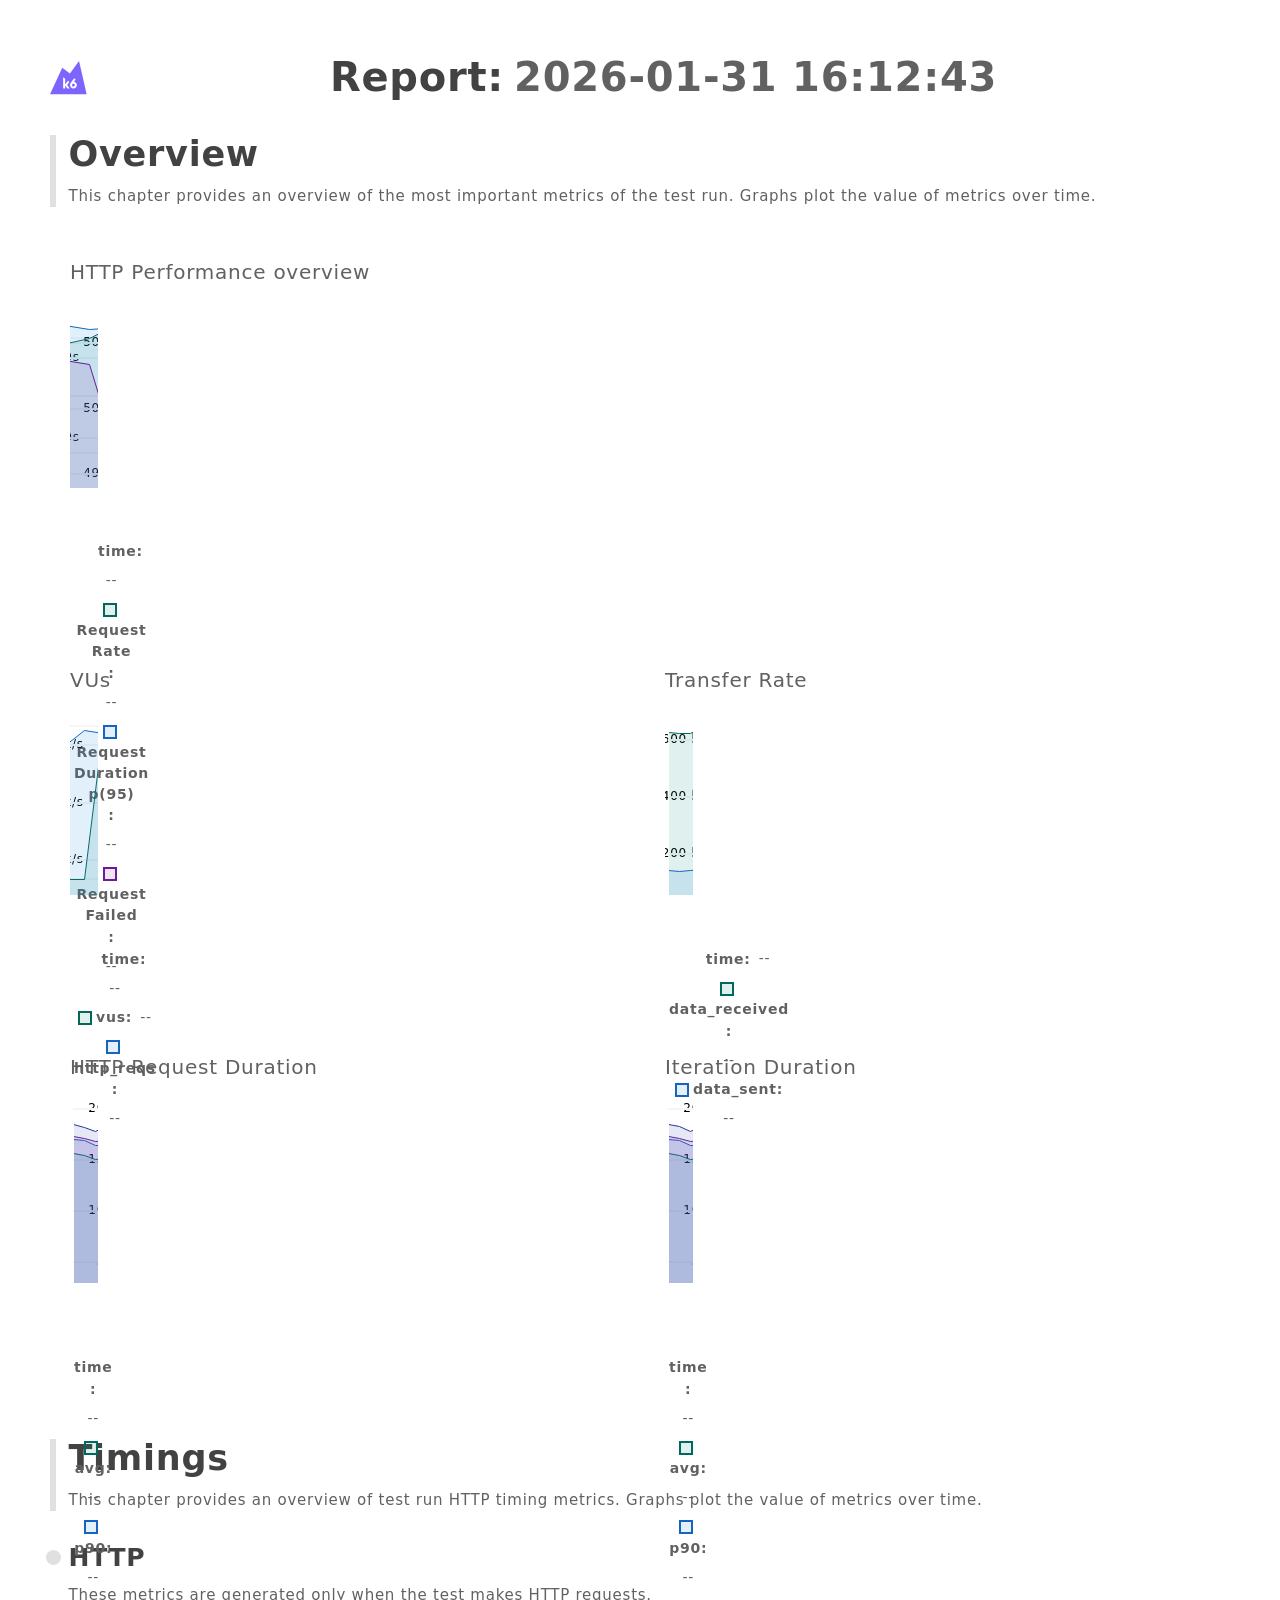
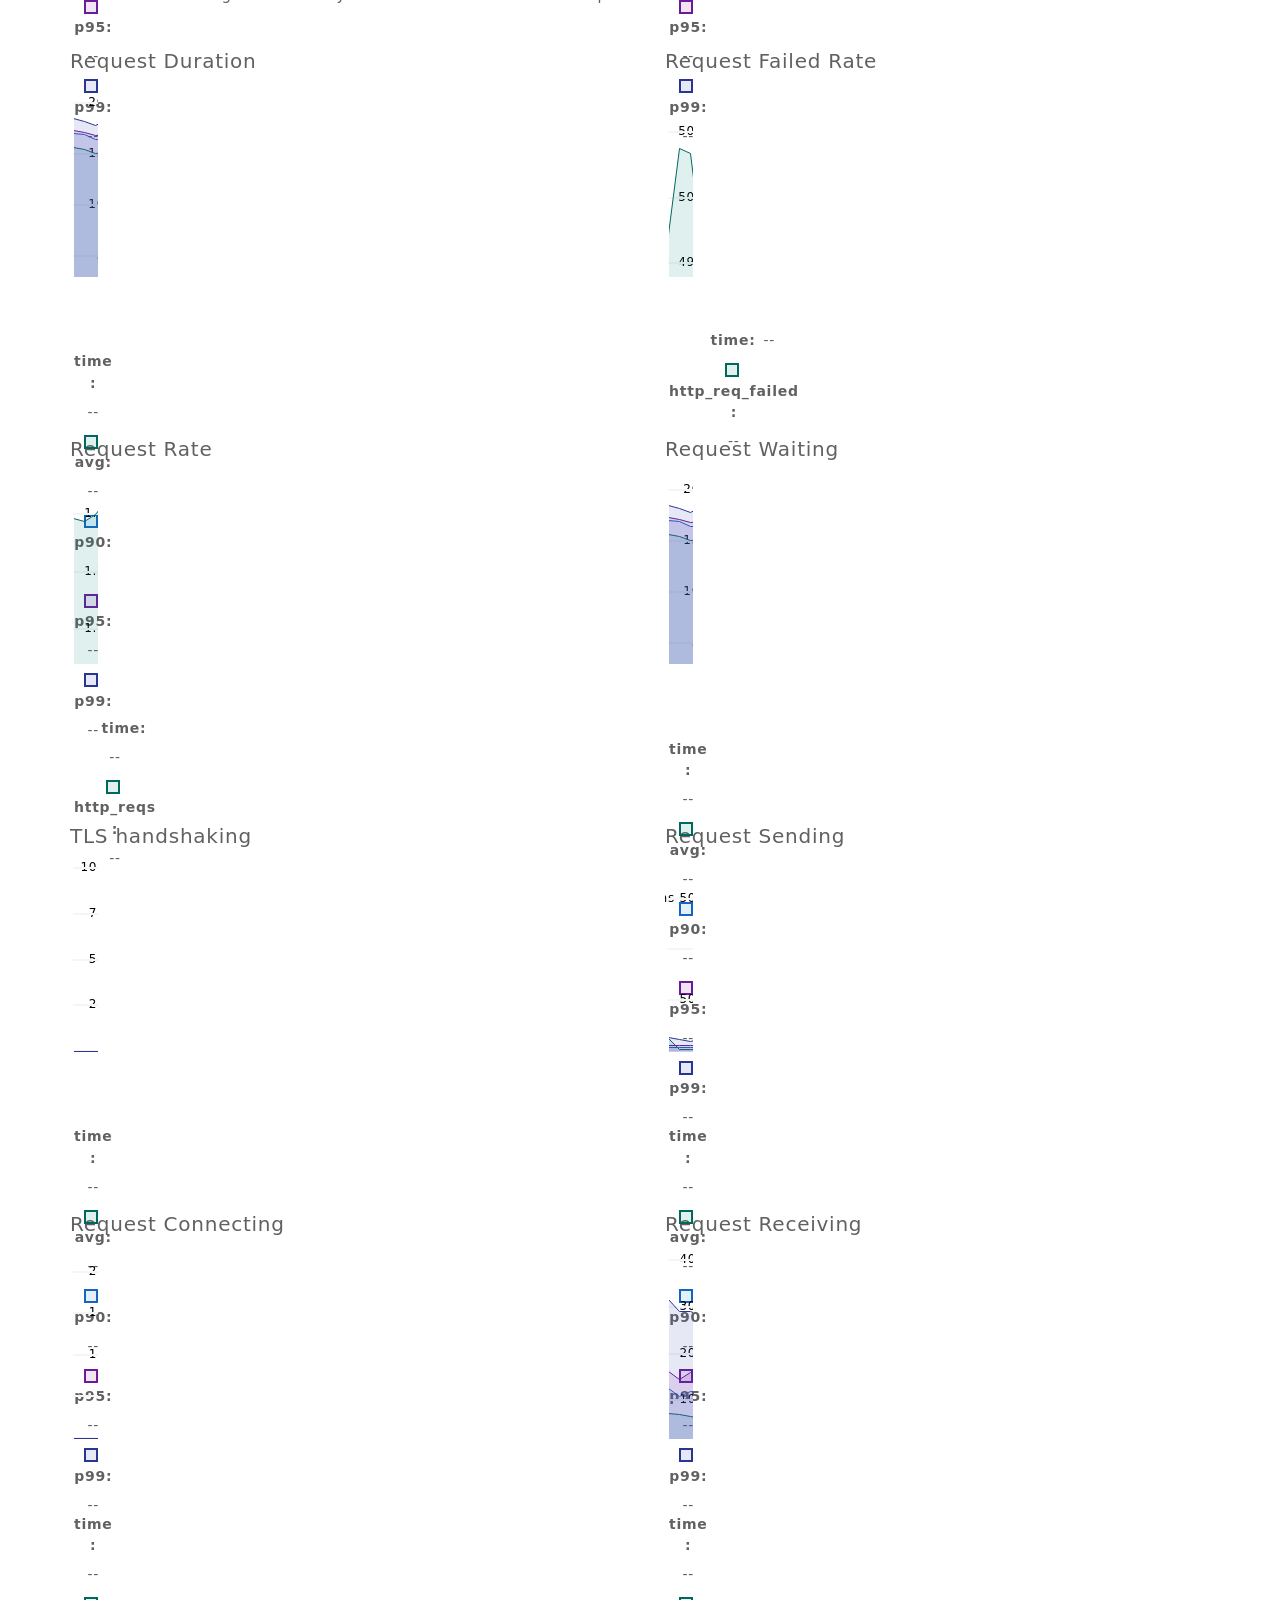
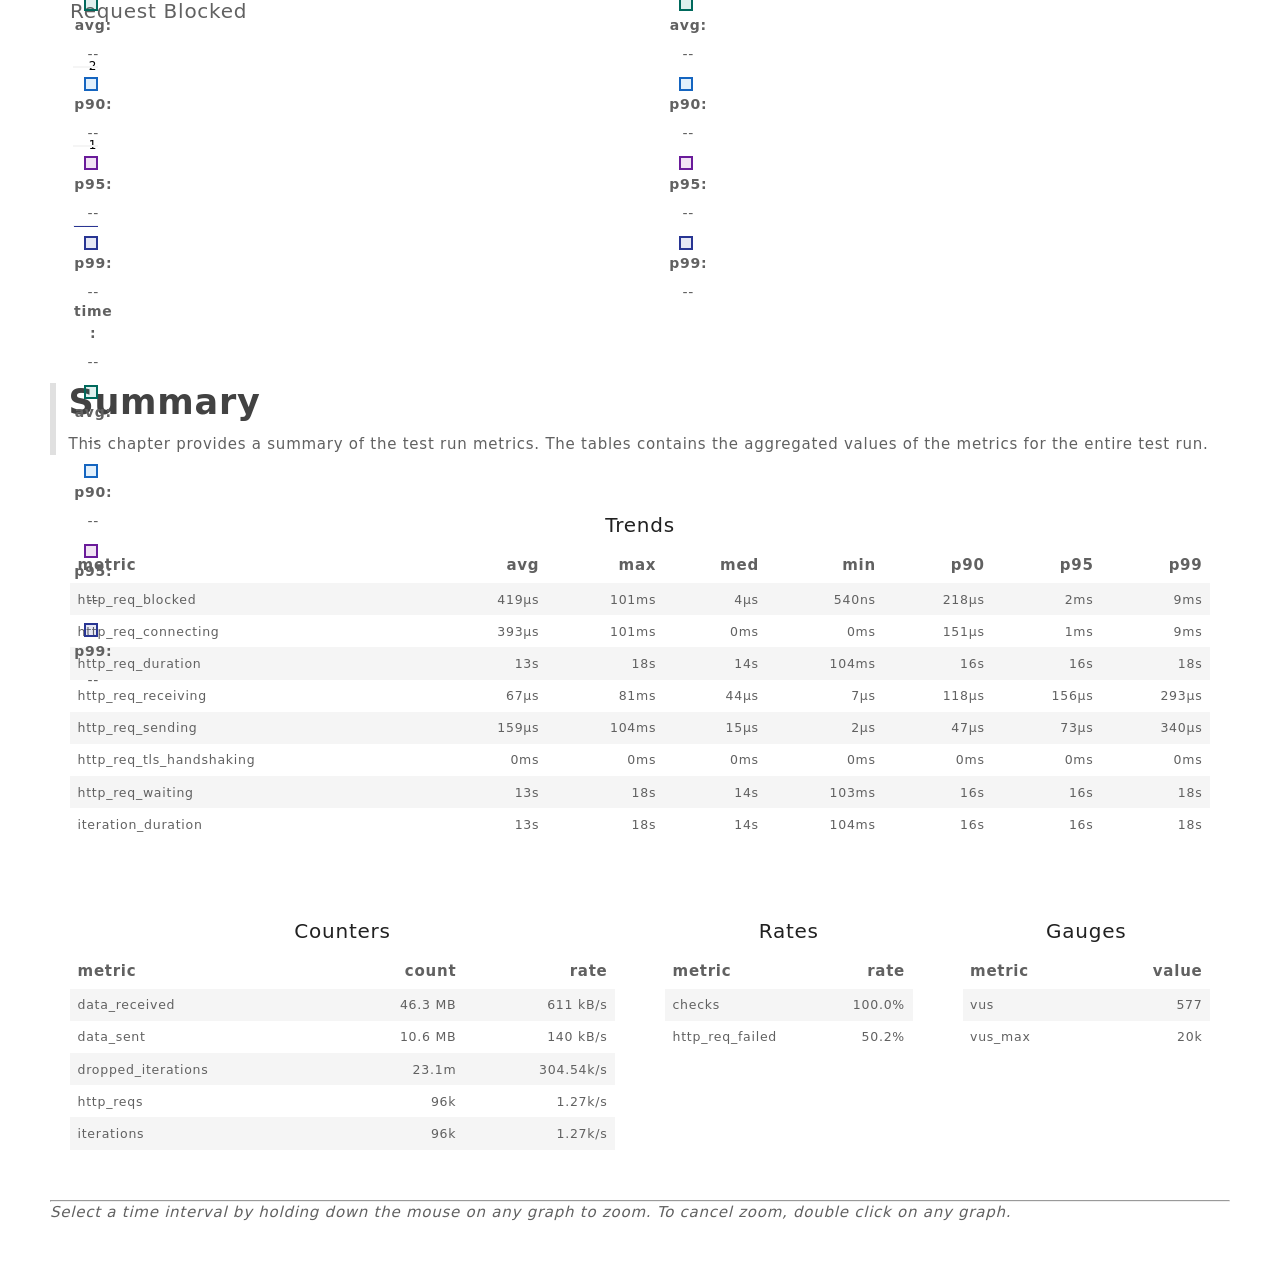
<file: reports/report_tests_ktor.html>
<!--
SPDX-FileCopyrightText: 2023 Raintank, Inc. dba Grafana Labs

SPDX-License-Identifier: AGPL-3.0-only
-->

<!doctype html>
<html lang="en">
  <head>
    <meta charset="UTF-8" />
    <link
      rel="icon"
      type="image/svg+xml"
      href="[data-uri]" />
    <meta name="viewport" content="width=device-width, initial-scale=1.0" />
    <title>k6 report</title>
    <script type="module" crossorigin>
var Bu=Object.defineProperty;var Iu=(e,t,n)=>t in e?Bu(e,t,{enumerable:!0,configurable:!0,writable:!0,value:n}):e[t]=n;var ce=(e,t,n)=>Iu(e,typeof t!="symbol"?t+"":t,n);(function(){const t=document.createElement("link").relList;if(t&&t.supports&&t.supports("modulepreload"))return;for(const l of document.querySelectorAll('link[rel="modulepreload"]'))r(l);new MutationObserver(l=>{for(const s of l)if(s.type==="childList")for(const a of s.addedNodes)a.tagName==="LINK"&&a.rel==="modulepreload"&&r(a)}).observe(document,{childList:!0,subtree:!0});function n(l){const s={};return l.integrity&&(s.integrity=l.integrity),l.referrerPolicy&&(s.referrerPolicy=l.referrerPolicy),l.crossOrigin==="use-credentials"?s.credentials="include":l.crossOrigin==="anonymous"?s.credentials="omit":s.credentials="same-origin",s}function r(l){if(l.ep)return;l.ep=!0;const s=n(l);fetch(l.href,s)}})();var Cr,fe,Oo,En,vs,Do,Lo,Ro,ai,Wl,ql,Fo,Tr={},Bo=[],$u=/acit|ex(?:s|g|n|p|$)|rph|grid|ows|mnc|ntw|ine[ch]|zoo|^ord|itera/i,jr=Array.isArray;function qt(e,t){for(var n in t)e[n]=t[n];return e}function ui(e){e&&e.parentNode&&e.parentNode.removeChild(e)}function gt(e,t,n){var r,l,s,a={};for(s in t)s=="key"?r=t[s]:s=="ref"?l=t[s]:a[s]=t[s];if(arguments.length>2&&(a.children=arguments.length>3?Cr.call(arguments,2):n),typeof e=="function"&&e.defaultProps!=null)for(s in e.defaultProps)a[s]===void 0&&(a[s]=e.defaultProps[s]);return xr(e,a,r,l,null)}function xr(e,t,n,r,l){var s={type:e,props:t,key:n,ref:r,__k:null,__:null,__b:0,__e:null,__c:null,constructor:void 0,__v:l??++Oo,__i:-1,__u:0};return l==null&&fe.vnode!=null&&fe.vnode(s),s}function Io(){return{current:null}}function Kt(e){return e.children}function It(e,t){this.props=e,this.context=t}function Jn(e,t){if(t==null)return e.__?Jn(e.__,e.__i+1):null;for(var n;t<e.__k.length;t++)if((n=e.__k[t])!=null&&n.__e!=null)return n.__e;return typeof e.type=="function"?Jn(e):null}function $o(e){var t,n;if((e=e.__)!=null&&e.__c!=null){for(e.__e=e.__c.base=null,t=0;t<e.__k.length;t++)if((n=e.__k[t])!=null&&n.__e!=null){e.__e=e.__c.base=n.__e;break}return $o(e)}}function Kl(e){(!e.__d&&(e.__d=!0)&&En.push(e)&&!Zr.__r++||vs!=fe.debounceRendering)&&((vs=fe.debounceRendering)||Do)(Zr)}function Zr(){for(var e,t,n,r,l,s,a,p=1;En.length;)En.length>p&&En.sort(Lo),e=En.shift(),p=En.length,e.__d&&(n=void 0,l=(r=(t=e).__v).__e,s=[],a=[],t.__P&&((n=qt({},r)).__v=r.__v+1,fe.vnode&&fe.vnode(n),ci(t.__P,n,r,t.__n,t.__P.namespaceURI,32&r.__u?[l]:null,s,l??Jn(r),!!(32&r.__u),a),n.__v=r.__v,n.__.__k[n.__i]=n,Vo(s,n,a),n.__e!=l&&$o(n)));Zr.__r=0}function Ho(e,t,n,r,l,s,a,p,h,o,_){var c,g,y,b,T,E,M=r&&r.__k||Bo,S=t.length;for(h=Hu(n,t,M,h,S),c=0;c<S;c++)(y=n.__k[c])!=null&&(g=y.__i==-1?Tr:M[y.__i]||Tr,y.__i=c,E=ci(e,y,g,l,s,a,p,h,o,_),b=y.__e,y.ref&&g.ref!=y.ref&&(g.ref&&fi(g.ref,null,y),_.push(y.ref,y.__c||b,y)),T==null&&b!=null&&(T=b),4&y.__u||g.__k===y.__k?h=zo(y,h,e):typeof y.type=="function"&&E!==void 0?h=E:b&&(h=b.nextSibling),y.__u&=-7);return n.__e=T,h}function Hu(e,t,n,r,l){var s,a,p,h,o,_=n.length,c=_,g=0;for(e.__k=new Array(l),s=0;s<l;s++)(a=t[s])!=null&&typeof a!="boolean"&&typeof a!="function"?(h=s+g,(a=e.__k[s]=typeof a=="string"||typeof a=="number"||typeof a=="bigint"||a.constructor==String?xr(null,a,null,null,null):jr(a)?xr(Kt,{children:a},null,null,null):a.constructor==null&&a.__b>0?xr(a.type,a.props,a.key,a.ref?a.ref:null,a.__v):a).__=e,a.__b=e.__b+1,p=null,(o=a.__i=zu(a,n,h,c))!=-1&&(c--,(p=n[o])&&(p.__u|=2)),p==null||p.__v==null?(o==-1&&(l>_?g--:l<_&&g++),typeof a.type!="function"&&(a.__u|=4)):o!=h&&(o==h-1?g--:o==h+1?g++:(o>h?g--:g++,a.__u|=4))):e.__k[s]=null;if(c)for(s=0;s<_;s++)(p=n[s])!=null&&(2&p.__u)==0&&(p.__e==r&&(r=Jn(p)),Wo(p,p));return r}function zo(e,t,n){var r,l;if(typeof e.type=="function"){for(r=e.__k,l=0;r&&l<r.length;l++)r[l]&&(r[l].__=e,t=zo(r[l],t,n));return t}e.__e!=t&&(t&&e.type&&!n.contains(t)&&(t=Jn(e)),n.insertBefore(e.__e,t||null),t=e.__e);do t=t&&t.nextSibling;while(t!=null&&t.nodeType==8);return t}function tn(e,t){return t=t||[],e==null||typeof e=="boolean"||(jr(e)?e.some(function(n){tn(n,t)}):t.push(e)),t}function zu(e,t,n,r){var l,s,a=e.key,p=e.type,h=t[n];if(h===null&&e.key==null||h&&a==h.key&&p==h.type&&(2&h.__u)==0)return n;if(r>(h!=null&&(2&h.__u)==0?1:0))for(l=n-1,s=n+1;l>=0||s<t.length;){if(l>=0){if((h=t[l])&&(2&h.__u)==0&&a==h.key&&p==h.type)return l;l--}if(s<t.length){if((h=t[s])&&(2&h.__u)==0&&a==h.key&&p==h.type)return s;s++}}return-1}function ys(e,t,n){t[0]=="-"?e.setProperty(t,n??""):e[t]=n==null?"":typeof n!="number"||$u.test(t)?n:n+"px"}function zr(e,t,n,r,l){var s,a;e:if(t=="style")if(typeof n=="string")e.style.cssText=n;else{if(typeof r=="string"&&(e.style.cssText=r=""),r)for(t in r)n&&t in n||ys(e.style,t,"");if(n)for(t in n)r&&n[t]==r[t]||ys(e.style,t,n[t])}else if(t[0]=="o"&&t[1]=="n")s=t!=(t=t.replace(Ro,"$1")),a=t.toLowerCase(),t=a in e||t=="onFocusOut"||t=="onFocusIn"?a.slice(2):t.slice(2),e.l||(e.l={}),e.l[t+s]=n,n?r?n.u=r.u:(n.u=ai,e.addEventListener(t,s?ql:Wl,s)):e.removeEventListener(t,s?ql:Wl,s);else{if(l=="http://www.w3.org/2000/svg")t=t.replace(/xlink(H|:h)/,"h").replace(/sName$/,"s");else if(t!="width"&&t!="height"&&t!="href"&&t!="list"&&t!="form"&&t!="tabIndex"&&t!="download"&&t!="rowSpan"&&t!="colSpan"&&t!="role"&&t!="popover"&&t in e)try{e[t]=n??"";break e}catch{}typeof n=="function"||(n==null||n===!1&&t[4]!="-"?e.removeAttribute(t):e.setAttribute(t,t=="popover"&&n==1?"":n))}}function bs(e){return function(t){if(this.l){var n=this.l[t.type+e];if(t.t==null)t.t=ai++;else if(t.t<n.u)return;return n(fe.event?fe.event(t):t)}}}function ci(e,t,n,r,l,s,a,p,h,o){var _,c,g,y,b,T,E,M,S,L,P,B,O,F,H,I,z,N=t.type;if(t.constructor!=null)return null;128&n.__u&&(h=!!(32&n.__u),s=[p=t.__e=n.__e]),(_=fe.__b)&&_(t);e:if(typeof N=="function")try{if(M=t.props,S="prototype"in N&&N.prototype.render,L=(_=N.contextType)&&r[_.__c],P=_?L?L.props.value:_.__:r,n.__c?E=(c=t.__c=n.__c).__=c.__E:(S?t.__c=c=new N(M,P):(t.__c=c=new It(M,P),c.constructor=N,c.render=Uu),L&&L.sub(c),c.props=M,c.state||(c.state={}),c.context=P,c.__n=r,g=c.__d=!0,c.__h=[],c._sb=[]),S&&c.__s==null&&(c.__s=c.state),S&&N.getDerivedStateFromProps!=null&&(c.__s==c.state&&(c.__s=qt({},c.__s)),qt(c.__s,N.getDerivedStateFromProps(M,c.__s))),y=c.props,b=c.state,c.__v=t,g)S&&N.getDerivedStateFromProps==null&&c.componentWillMount!=null&&c.componentWillMount(),S&&c.componentDidMount!=null&&c.__h.push(c.componentDidMount);else{if(S&&N.getDerivedStateFromProps==null&&M!==y&&c.componentWillReceiveProps!=null&&c.componentWillReceiveProps(M,P),!c.__e&&c.shouldComponentUpdate!=null&&c.shouldComponentUpdate(M,c.__s,P)===!1||t.__v==n.__v){for(t.__v!=n.__v&&(c.props=M,c.state=c.__s,c.__d=!1),t.__e=n.__e,t.__k=n.__k,t.__k.some(function(J){J&&(J.__=t)}),B=0;B<c._sb.length;B++)c.__h.push(c._sb[B]);c._sb=[],c.__h.length&&a.push(c);break e}c.componentWillUpdate!=null&&c.componentWillUpdate(M,c.__s,P),S&&c.componentDidUpdate!=null&&c.__h.push(function(){c.componentDidUpdate(y,b,T)})}if(c.context=P,c.props=M,c.__P=e,c.__e=!1,O=fe.__r,F=0,S){for(c.state=c.__s,c.__d=!1,O&&O(t),_=c.render(c.props,c.state,c.context),H=0;H<c._sb.length;H++)c.__h.push(c._sb[H]);c._sb=[]}else do c.__d=!1,O&&O(t),_=c.render(c.props,c.state,c.context),c.state=c.__s;while(c.__d&&++F<25);c.state=c.__s,c.getChildContext!=null&&(r=qt(qt({},r),c.getChildContext())),S&&!g&&c.getSnapshotBeforeUpdate!=null&&(T=c.getSnapshotBeforeUpdate(y,b)),I=_,_!=null&&_.type===Kt&&_.key==null&&(I=Uo(_.props.children)),p=Ho(e,jr(I)?I:[I],t,n,r,l,s,a,p,h,o),c.base=t.__e,t.__u&=-161,c.__h.length&&a.push(c),E&&(c.__E=c.__=null)}catch(J){if(t.__v=null,h||s!=null)if(J.then){for(t.__u|=h?160:128;p&&p.nodeType==8&&p.nextSibling;)p=p.nextSibling;s[s.indexOf(p)]=null,t.__e=p}else for(z=s.length;z--;)ui(s[z]);else t.__e=n.__e,t.__k=n.__k;fe.__e(J,t,n)}else s==null&&t.__v==n.__v?(t.__k=n.__k,t.__e=n.__e):p=t.__e=Vu(n.__e,t,n,r,l,s,a,h,o);return(_=fe.diffed)&&_(t),128&t.__u?void 0:p}function Vo(e,t,n){for(var r=0;r<n.length;r++)fi(n[r],n[++r],n[++r]);fe.__c&&fe.__c(t,e),e.some(function(l){try{e=l.__h,l.__h=[],e.some(function(s){s.call(l)})}catch(s){fe.__e(s,l.__v)}})}function Uo(e){return typeof e!="object"||e==null||e.__b&&e.__b>0?e:jr(e)?e.map(Uo):qt({},e)}function Vu(e,t,n,r,l,s,a,p,h){var o,_,c,g,y,b,T,E=n.props,M=t.props,S=t.type;if(S=="svg"?l="http://www.w3.org/2000/svg":S=="math"?l="http://www.w3.org/1998/Math/MathML":l||(l="http://www.w3.org/1999/xhtml"),s!=null){for(o=0;o<s.length;o++)if((y=s[o])&&"setAttribute"in y==!!S&&(S?y.localName==S:y.nodeType==3)){e=y,s[o]=null;break}}if(e==null){if(S==null)return document.createTextNode(M);e=document.createElementNS(l,S,M.is&&M),p&&(fe.__m&&fe.__m(t,s),p=!1),s=null}if(S==null)E===M||p&&e.data==M||(e.data=M);else{if(s=s&&Cr.call(e.childNodes),E=n.props||Tr,!p&&s!=null)for(E={},o=0;o<e.attributes.length;o++)E[(y=e.attributes[o]).name]=y.value;for(o in E)if(y=E[o],o!="children"){if(o=="dangerouslySetInnerHTML")c=y;else if(!(o in M)){if(o=="value"&&"defaultValue"in M||o=="checked"&&"defaultChecked"in M)continue;zr(e,o,null,y,l)}}for(o in M)y=M[o],o=="children"?g=y:o=="dangerouslySetInnerHTML"?_=y:o=="value"?b=y:o=="checked"?T=y:p&&typeof y!="function"||E[o]===y||zr(e,o,y,E[o],l);if(_)p||c&&(_.__html==c.__html||_.__html==e.innerHTML)||(e.innerHTML=_.__html),t.__k=[];else if(c&&(e.innerHTML=""),Ho(t.type=="template"?e.content:e,jr(g)?g:[g],t,n,r,S=="foreignObject"?"http://www.w3.org/1999/xhtml":l,s,a,s?s[0]:n.__k&&Jn(n,0),p,h),s!=null)for(o=s.length;o--;)ui(s[o]);p||(o="value",S=="progress"&&b==null?e.removeAttribute("value"):b!=null&&(b!==e[o]||S=="progress"&&!b||S=="option"&&b!=E[o])&&zr(e,o,b,E[o],l),o="checked",T!=null&&T!=e[o]&&zr(e,o,T,E[o],l))}return e}function fi(e,t,n){try{if(typeof e=="function"){var r=typeof e.__u=="function";r&&e.__u(),r&&t==null||(e.__u=e(t))}else e.current=t}catch(l){fe.__e(l,n)}}function Wo(e,t,n){var r,l;if(fe.unmount&&fe.unmount(e),(r=e.ref)&&(r.current&&r.current!=e.__e||fi(r,null,t)),(r=e.__c)!=null){if(r.componentWillUnmount)try{r.componentWillUnmount()}catch(s){fe.__e(s,t)}r.base=r.__P=null}if(r=e.__k)for(l=0;l<r.length;l++)r[l]&&Wo(r[l],t,n||typeof e.type!="function");n||ui(e.__e),e.__c=e.__=e.__e=void 0}function Uu(e,t,n){return this.constructor(e,n)}function Qn(e,t,n){var r,l,s,a;t==document&&(t=document.documentElement),fe.__&&fe.__(e,t),l=(r=typeof n=="function")?null:n&&n.__k||t.__k,s=[],a=[],ci(t,e=(!r&&n||t).__k=gt(Kt,null,[e]),l||Tr,Tr,t.namespaceURI,!r&&n?[n]:l?null:t.firstChild?Cr.call(t.childNodes):null,s,!r&&n?n:l?l.__e:t.firstChild,r,a),Vo(s,e,a)}function qo(e,t){Qn(e,t,qo)}function Wu(e,t,n){var r,l,s,a,p=qt({},e.props);for(s in e.type&&e.type.defaultProps&&(a=e.type.defaultProps),t)s=="key"?r=t[s]:s=="ref"?l=t[s]:p[s]=t[s]===void 0&&a!=null?a[s]:t[s];return arguments.length>2&&(p.children=arguments.length>3?Cr.call(arguments,2):n),xr(e.type,p,r||e.key,l||e.ref,null)}function Ko(e){function t(n){var r,l;return this.getChildContext||(r=new Set,(l={})[t.__c]=this,this.getChildContext=function(){return l},this.componentWillUnmount=function(){r=null},this.shouldComponentUpdate=function(s){this.props.value!=s.value&&r.forEach(function(a){a.__e=!0,Kl(a)})},this.sub=function(s){r.add(s);var a=s.componentWillUnmount;s.componentWillUnmount=function(){r&&r.delete(s),a&&a.call(s)}}),n.children}return t.__c="__cC"+Fo++,t.__=e,t.Provider=t.__l=(t.Consumer=function(n,r){return n.children(r)}).contextType=t,t}Cr=Bo.slice,fe={__e:function(e,t,n,r){for(var l,s,a;t=t.__;)if((l=t.__c)&&!l.__)try{if((s=l.constructor)&&s.getDerivedStateFromError!=null&&(l.setState(s.getDerivedStateFromError(e)),a=l.__d),l.componentDidCatch!=null&&(l.componentDidCatch(e,r||{}),a=l.__d),a)return l.__E=l}catch(p){e=p}throw e}},Oo=0,It.prototype.setState=function(e,t){var n;n=this.__s!=null&&this.__s!=this.state?this.__s:this.__s=qt({},this.state),typeof e=="function"&&(e=e(qt({},n),this.props)),e&&qt(n,e),e!=null&&this.__v&&(t&&this._sb.push(t),Kl(this))},It.prototype.forceUpdate=function(e){this.__v&&(this.__e=!0,e&&this.__h.push(e),Kl(this))},It.prototype.render=Kt,En=[],Do=typeof Promise=="function"?Promise.prototype.then.bind(Promise.resolve()):setTimeout,Lo=function(e,t){return e.__v.__b-t.__v.__b},Zr.__r=0,Ro=/(PointerCapture)$|Capture$/i,ai=0,Wl=bs(!1),ql=bs(!0),Fo=0;var qu=0;function ne(e,t,n,r,l,s){t||(t={});var a,p,h=t;if("ref"in h)for(p in h={},t)p=="ref"?a=t[p]:h[p]=t[p];var o={type:e,props:h,key:n,ref:a,__k:null,__:null,__b:0,__e:null,__c:null,constructor:void 0,__v:--qu,__i:-1,__u:0,__source:l,__self:s};if(typeof e=="function"&&(a=e.defaultProps))for(p in a)h[p]===void 0&&(h[p]=a[p]);return fe.vnode&&fe.vnode(o),o}var Go=typeof globalThis<"u"?globalThis:typeof window<"u"?window:typeof global<"u"?global:typeof self<"u"?self:{};function hi(e){return e&&e.__esModule&&Object.prototype.hasOwnProperty.call(e,"default")?e.default:e}function Yo(e){if(e.__esModule)return e;var t=e.default;if(typeof t=="function"){var n=function r(){return this instanceof r?Reflect.construct(t,arguments,this.constructor):t.apply(this,arguments)};n.prototype=t.prototype}else n={};return Object.defineProperty(n,"__esModule",{value:!0}),Object.keys(e).forEach(function(r){var l=Object.getOwnPropertyDescriptor(e,r);Object.defineProperty(n,r,l.get?l:{enumerable:!0,get:function(){return e[r]}})}),n}var Zo={};(function(e){(function(t){function n(f){return f!==null?Object.prototype.toString.call(f)==="[object Array]":!1}function r(f){return f!==null?Object.prototype.toString.call(f)==="[object Object]":!1}function l(f,v){if(f===v)return!0;var x=Object.prototype.toString.call(f);if(x!==Object.prototype.toString.call(v))return!1;if(n(f)===!0){if(f.length!==v.length)return!1;for(var A=0;A<f.length;A++)if(l(f[A],v[A])===!1)return!1;return!0}if(r(f)===!0){var C={};for(var V in f)if(hasOwnProperty.call(f,V)){if(l(f[V],v[V])===!1)return!1;C[V]=!0}for(var ee in v)if(hasOwnProperty.call(v,ee)&&C[ee]!==!0)return!1;return!0}return!1}function s(f){if(f===""||f===!1||f===null)return!0;if(n(f)&&f.length===0)return!0;if(r(f)){for(var v in f)if(f.hasOwnProperty(v))return!1;return!0}else return!1}function a(f){for(var v=Object.keys(f),x=[],A=0;A<v.length;A++)x.push(f[v[A]]);return x}var p;typeof String.prototype.trimLeft=="function"?p=function(f){return f.trimLeft()}:p=function(f){return f.match(/^\s*(.*)/)[1]};var h=0,o=1,_=2,c=3,g=4,y=5,b=6,T=7,E=8,M=9,S={0:"number",1:"any",2:"string",3:"array",4:"object",5:"boolean",6:"expression",7:"null",8:"Array<number>",9:"Array<string>"},L="EOF",P="UnquotedIdentifier",B="QuotedIdentifier",O="Rbracket",F="Rparen",H="Comma",I="Colon",z="Rbrace",N="Number",J="Current",$="Expref",Q="Pipe",K="Or",le="And",G="EQ",qe="GT",ke="LT",he="GTE",me="LTE",ae="NE",Y="Flatten",Ae="Star",$e="Filter",we="Dot",_e="Not",lt="Lbrace",He="Lbracket",Ee="Lparen",pt="Literal",Et={".":we,"*":Ae,",":H,":":I,"{":lt,"}":z,"]":O,"(":Ee,")":F,"@":J},_t={"<":!0,">":!0,"=":!0,"!":!0},$t={" ":!0,"	":!0,"\n":!0};function sn(f){return f>="a"&&f<="z"||f>="A"&&f<="Z"||f==="_"}function Gt(f){return f>="0"&&f<="9"||f==="-"}function gn(f){return f>="a"&&f<="z"||f>="A"&&f<="Z"||f>="0"&&f<="9"||f==="_"}function on(){}on.prototype={tokenize:function(f){var v=[];this._current=0;for(var x,A,C;this._current<f.length;)if(sn(f[this._current]))x=this._current,A=this._consumeUnquotedIdentifier(f),v.push({type:P,value:A,start:x});else if(Et[f[this._current]]!==void 0)v.push({type:Et[f[this._current]],value:f[this._current],start:this._current}),this._current++;else if(Gt(f[this._current]))C=this._consumeNumber(f),v.push(C);else if(f[this._current]==="[")C=this._consumeLBracket(f),v.push(C);else if(f[this._current]==='"')x=this._current,A=this._consumeQuotedIdentifier(f),v.push({type:B,value:A,start:x});else if(f[this._current]==="'")x=this._current,A=this._consumeRawStringLiteral(f),v.push({type:pt,value:A,start:x});else if(f[this._current]==="`"){x=this._current;var V=this._consumeLiteral(f);v.push({type:pt,value:V,start:x})}else if(_t[f[this._current]]!==void 0)v.push(this._consumeOperator(f));else if($t[f[this._current]]!==void 0)this._current++;else if(f[this._current]==="&")x=this._current,this._current++,f[this._current]==="&"?(this._current++,v.push({type:le,value:"&&",start:x})):v.push({type:$,value:"&",start:x});else if(f[this._current]==="|")x=this._current,this._current++,f[this._current]==="|"?(this._current++,v.push({type:K,value:"||",start:x})):v.push({type:Q,value:"|",start:x});else{var ee=new Error("Unknown character:"+f[this._current]);throw ee.name="LexerError",ee}return v},_consumeUnquotedIdentifier:function(f){var v=this._current;for(this._current++;this._current<f.length&&gn(f[this._current]);)this._current++;return f.slice(v,this._current)},_consumeQuotedIdentifier:function(f){var v=this._current;this._current++;for(var x=f.length;f[this._current]!=='"'&&this._current<x;){var A=this._current;f[A]==="\\"&&(f[A+1]==="\\"||f[A+1]==='"')?A+=2:A++,this._current=A}return this._current++,JSON.parse(f.slice(v,this._current))},_consumeRawStringLiteral:function(f){var v=this._current;this._current++;for(var x=f.length;f[this._current]!=="'"&&this._current<x;){var A=this._current;f[A]==="\\"&&(f[A+1]==="\\"||f[A+1]==="'")?A+=2:A++,this._current=A}this._current++;var C=f.slice(v+1,this._current-1);return C.replace("\\'","'")},_consumeNumber:function(f){var v=this._current;this._current++;for(var x=f.length;Gt(f[this._current])&&this._current<x;)this._current++;var A=parseInt(f.slice(v,this._current));return{type:N,value:A,start:v}},_consumeLBracket:function(f){var v=this._current;return this._current++,f[this._current]==="?"?(this._current++,{type:$e,value:"[?",start:v}):f[this._current]==="]"?(this._current++,{type:Y,value:"[]",start:v}):{type:He,value:"[",start:v}},_consumeOperator:function(f){var v=this._current,x=f[v];if(this._current++,x==="!")return f[this._current]==="="?(this._current++,{type:ae,value:"!=",start:v}):{type:_e,value:"!",start:v};if(x==="<")return f[this._current]==="="?(this._current++,{type:me,value:"<=",start:v}):{type:ke,value:"<",start:v};if(x===">")return f[this._current]==="="?(this._current++,{type:he,value:">=",start:v}):{type:qe,value:">",start:v};if(x==="="&&f[this._current]==="=")return this._current++,{type:G,value:"==",start:v}},_consumeLiteral:function(f){this._current++;for(var v=this._current,x=f.length,A;f[this._current]!=="`"&&this._current<x;){var C=this._current;f[C]==="\\"&&(f[C+1]==="\\"||f[C+1]==="`")?C+=2:C++,this._current=C}var V=p(f.slice(v,this._current));return V=V.replace("\\`","`"),this._looksLikeJSON(V)?A=JSON.parse(V):A=JSON.parse('"'+V+'"'),this._current++,A},_looksLikeJSON:function(f){var v='[{"',x=["true","false","null"],A="-0123456789";if(f==="")return!1;if(v.indexOf(f[0])>=0)return!0;if(x.indexOf(f)>=0)return!0;if(A.indexOf(f[0])>=0)try{return JSON.parse(f),!0}catch{return!1}else return!1}};var re={};re[L]=0,re[P]=0,re[B]=0,re[O]=0,re[F]=0,re[H]=0,re[z]=0,re[N]=0,re[J]=0,re[$]=0,re[Q]=1,re[K]=2,re[le]=3,re[G]=5,re[qe]=5,re[ke]=5,re[he]=5,re[me]=5,re[ae]=5,re[Y]=9,re[Ae]=20,re[$e]=21,re[we]=40,re[_e]=45,re[lt]=50,re[He]=55,re[Ee]=60;function Ke(){}Ke.prototype={parse:function(f){this._loadTokens(f),this.index=0;var v=this.expression(0);if(this._lookahead(0)!==L){var x=this._lookaheadToken(0),A=new Error("Unexpected token type: "+x.type+", value: "+x.value);throw A.name="ParserError",A}return v},_loadTokens:function(f){var v=new on,x=v.tokenize(f);x.push({type:L,value:"",start:f.length}),this.tokens=x},expression:function(f){var v=this._lookaheadToken(0);this._advance();for(var x=this.nud(v),A=this._lookahead(0);f<re[A];)this._advance(),x=this.led(A,x),A=this._lookahead(0);return x},_lookahead:function(f){return this.tokens[this.index+f].type},_lookaheadToken:function(f){return this.tokens[this.index+f]},_advance:function(){this.index++},nud:function(f){var v,x,A;switch(f.type){case pt:return{type:"Literal",value:f.value};case P:return{type:"Field",name:f.value};case B:var C={type:"Field",name:f.value};if(this._lookahead(0)===Ee)throw new Error("Quoted identifier not allowed for function names.");return C;case _e:return x=this.expression(re.Not),{type:"NotExpression",children:[x]};case Ae:return v={type:"Identity"},x=null,this._lookahead(0)===O?x={type:"Identity"}:x=this._parseProjectionRHS(re.Star),{type:"ValueProjection",children:[v,x]};case $e:return this.led(f.type,{type:"Identity"});case lt:return this._parseMultiselectHash();case Y:return v={type:Y,children:[{type:"Identity"}]},x=this._parseProjectionRHS(re.Flatten),{type:"Projection",children:[v,x]};case He:return this._lookahead(0)===N||this._lookahead(0)===I?(x=this._parseIndexExpression(),this._projectIfSlice({type:"Identity"},x)):this._lookahead(0)===Ae&&this._lookahead(1)===O?(this._advance(),this._advance(),x=this._parseProjectionRHS(re.Star),{type:"Projection",children:[{type:"Identity"},x]}):this._parseMultiselectList();case J:return{type:J};case $:return A=this.expression(re.Expref),{type:"ExpressionReference",children:[A]};case Ee:for(var V=[];this._lookahead(0)!==F;)this._lookahead(0)===J?(A={type:J},this._advance()):A=this.expression(0),V.push(A);return this._match(F),V[0];default:this._errorToken(f)}},led:function(f,v){var x;switch(f){case we:var A=re.Dot;return this._lookahead(0)!==Ae?(x=this._parseDotRHS(A),{type:"Subexpression",children:[v,x]}):(this._advance(),x=this._parseProjectionRHS(A),{type:"ValueProjection",children:[v,x]});case Q:return x=this.expression(re.Pipe),{type:Q,children:[v,x]};case K:return x=this.expression(re.Or),{type:"OrExpression",children:[v,x]};case le:return x=this.expression(re.And),{type:"AndExpression",children:[v,x]};case Ee:for(var C=v.name,V=[],ee,se;this._lookahead(0)!==F;)this._lookahead(0)===J?(ee={type:J},this._advance()):ee=this.expression(0),this._lookahead(0)===H&&this._match(H),V.push(ee);return this._match(F),se={type:"Function",name:C,children:V},se;case $e:var xe=this.expression(0);return this._match(O),this._lookahead(0)===Y?x={type:"Identity"}:x=this._parseProjectionRHS(re.Filter),{type:"FilterProjection",children:[v,x,xe]};case Y:var ze={type:Y,children:[v]},Re=this._parseProjectionRHS(re.Flatten);return{type:"Projection",children:[ze,Re]};case G:case ae:case qe:case he:case ke:case me:return this._parseComparator(v,f);case He:var te=this._lookaheadToken(0);return te.type===N||te.type===I?(x=this._parseIndexExpression(),this._projectIfSlice(v,x)):(this._match(Ae),this._match(O),x=this._parseProjectionRHS(re.Star),{type:"Projection",children:[v,x]});default:this._errorToken(this._lookaheadToken(0))}},_match:function(f){if(this._lookahead(0)===f)this._advance();else{var v=this._lookaheadToken(0),x=new Error("Expected "+f+", got: "+v.type);throw x.name="ParserError",x}},_errorToken:function(f){var v=new Error("Invalid token ("+f.type+'): "'+f.value+'"');throw v.name="ParserError",v},_parseIndexExpression:function(){if(this._lookahead(0)===I||this._lookahead(1)===I)return this._parseSliceExpression();var f={type:"Index",value:this._lookaheadToken(0).value};return this._advance(),this._match(O),f},_projectIfSlice:function(f,v){var x={type:"IndexExpression",children:[f,v]};return v.type==="Slice"?{type:"Projection",children:[x,this._parseProjectionRHS(re.Star)]}:x},_parseSliceExpression:function(){for(var f=[null,null,null],v=0,x=this._lookahead(0);x!==O&&v<3;){if(x===I)v++,this._advance();else if(x===N)f[v]=this._lookaheadToken(0).value,this._advance();else{var A=this._lookahead(0),C=new Error("Syntax error, unexpected token: "+A.value+"("+A.type+")");throw C.name="Parsererror",C}x=this._lookahead(0)}return this._match(O),{type:"Slice",children:f}},_parseComparator:function(f,v){var x=this.expression(re[v]);return{type:"Comparator",name:v,children:[f,x]}},_parseDotRHS:function(f){var v=this._lookahead(0),x=[P,B,Ae];if(x.indexOf(v)>=0)return this.expression(f);if(v===He)return this._match(He),this._parseMultiselectList();if(v===lt)return this._match(lt),this._parseMultiselectHash()},_parseProjectionRHS:function(f){var v;if(re[this._lookahead(0)]<10)v={type:"Identity"};else if(this._lookahead(0)===He)v=this.expression(f);else if(this._lookahead(0)===$e)v=this.expression(f);else if(this._lookahead(0)===we)this._match(we),v=this._parseDotRHS(f);else{var x=this._lookaheadToken(0),A=new Error("Sytanx error, unexpected token: "+x.value+"("+x.type+")");throw A.name="ParserError",A}return v},_parseMultiselectList:function(){for(var f=[];this._lookahead(0)!==O;){var v=this.expression(0);if(f.push(v),this._lookahead(0)===H&&(this._match(H),this._lookahead(0)===O))throw new Error("Unexpected token Rbracket")}return this._match(O),{type:"MultiSelectList",children:f}},_parseMultiselectHash:function(){for(var f=[],v=[P,B],x,A,C,V;;){if(x=this._lookaheadToken(0),v.indexOf(x.type)<0)throw new Error("Expecting an identifier token, got: "+x.type);if(A=x.value,this._advance(),this._match(I),C=this.expression(0),V={type:"KeyValuePair",name:A,value:C},f.push(V),this._lookahead(0)===H)this._match(H);else if(this._lookahead(0)===z){this._match(z);break}}return{type:"MultiSelectHash",children:f}}};function Yt(f){this.runtime=f}Yt.prototype={search:function(f,v){return this.visit(f,v)},visit:function(f,v){var x,A,C,V,ee,se,xe,ze,Re,te;switch(f.type){case"Field":return v!==null&&r(v)?(se=v[f.name],se===void 0?null:se):null;case"Subexpression":for(C=this.visit(f.children[0],v),te=1;te<f.children.length;te++)if(C=this.visit(f.children[1],C),C===null)return null;return C;case"IndexExpression":return xe=this.visit(f.children[0],v),ze=this.visit(f.children[1],xe),ze;case"Index":if(!n(v))return null;var ot=f.value;return ot<0&&(ot=v.length+ot),C=v[ot],C===void 0&&(C=null),C;case"Slice":if(!n(v))return null;var Jt=f.children.slice(0),an=this.computeSliceParams(v.length,Jt),at=an[0],On=an[1],Dn=an[2];if(C=[],Dn>0)for(te=at;te<On;te+=Dn)C.push(v[te]);else for(te=at;te>On;te+=Dn)C.push(v[te]);return C;case"Projection":var vt=this.visit(f.children[0],v);if(!n(vt))return null;for(Re=[],te=0;te<vt.length;te++)A=this.visit(f.children[1],vt[te]),A!==null&&Re.push(A);return Re;case"ValueProjection":if(vt=this.visit(f.children[0],v),!r(vt))return null;Re=[];var Or=a(vt);for(te=0;te<Or.length;te++)A=this.visit(f.children[1],Or[te]),A!==null&&Re.push(A);return Re;case"FilterProjection":if(vt=this.visit(f.children[0],v),!n(vt))return null;var ar=[],Dr=[];for(te=0;te<vt.length;te++)x=this.visit(f.children[2],vt[te]),s(x)||ar.push(vt[te]);for(var ur=0;ur<ar.length;ur++)A=this.visit(f.children[1],ar[ur]),A!==null&&Dr.push(A);return Dr;case"Comparator":switch(V=this.visit(f.children[0],v),ee=this.visit(f.children[1],v),f.name){case G:C=l(V,ee);break;case ae:C=!l(V,ee);break;case qe:C=V>ee;break;case he:C=V>=ee;break;case ke:C=V<ee;break;case me:C=V<=ee;break;default:throw new Error("Unknown comparator: "+f.name)}return C;case Y:var Nt=this.visit(f.children[0],v);if(!n(Nt))return null;var Ve=[];for(te=0;te<Nt.length;te++)A=Nt[te],n(A)?Ve.push.apply(Ve,A):Ve.push(A);return Ve;case"Identity":return v;case"MultiSelectList":if(v===null)return null;for(Re=[],te=0;te<f.children.length;te++)Re.push(this.visit(f.children[te],v));return Re;case"MultiSelectHash":if(v===null)return null;Re={};var dt;for(te=0;te<f.children.length;te++)dt=f.children[te],Re[dt.name]=this.visit(dt.value,v);return Re;case"OrExpression":return x=this.visit(f.children[0],v),s(x)&&(x=this.visit(f.children[1],v)),x;case"AndExpression":return V=this.visit(f.children[0],v),s(V)===!0?V:this.visit(f.children[1],v);case"NotExpression":return V=this.visit(f.children[0],v),s(V);case"Literal":return f.value;case Q:return xe=this.visit(f.children[0],v),this.visit(f.children[1],xe);case J:return v;case"Function":var Qt=[];for(te=0;te<f.children.length;te++)Qt.push(this.visit(f.children[te],v));return this.runtime.callFunction(f.name,Qt);case"ExpressionReference":var Xt=f.children[0];return Xt.jmespathType=$,Xt;default:throw new Error("Unknown node type: "+f.type)}},computeSliceParams:function(f,v){var x=v[0],A=v[1],C=v[2],V=[null,null,null];if(C===null)C=1;else if(C===0){var ee=new Error("Invalid slice, step cannot be 0");throw ee.name="RuntimeError",ee}var se=C<0;return x===null?x=se?f-1:0:x=this.capSliceRange(f,x,C),A===null?A=se?-1:f:A=this.capSliceRange(f,A,C),V[0]=x,V[1]=A,V[2]=C,V},capSliceRange:function(f,v,x){return v<0?(v+=f,v<0&&(v=x<0?-1:0)):v>=f&&(v=x<0?f-1:f),v}};function Tt(f){this._interpreter=f,this.functionTable={abs:{_func:this._functionAbs,_signature:[{types:[h]}]},avg:{_func:this._functionAvg,_signature:[{types:[E]}]},ceil:{_func:this._functionCeil,_signature:[{types:[h]}]},contains:{_func:this._functionContains,_signature:[{types:[_,c]},{types:[o]}]},ends_with:{_func:this._functionEndsWith,_signature:[{types:[_]},{types:[_]}]},floor:{_func:this._functionFloor,_signature:[{types:[h]}]},length:{_func:this._functionLength,_signature:[{types:[_,c,g]}]},map:{_func:this._functionMap,_signature:[{types:[b]},{types:[c]}]},max:{_func:this._functionMax,_signature:[{types:[E,M]}]},merge:{_func:this._functionMerge,_signature:[{types:[g],variadic:!0}]},max_by:{_func:this._functionMaxBy,_signature:[{types:[c]},{types:[b]}]},sum:{_func:this._functionSum,_signature:[{types:[E]}]},starts_with:{_func:this._functionStartsWith,_signature:[{types:[_]},{types:[_]}]},min:{_func:this._functionMin,_signature:[{types:[E,M]}]},min_by:{_func:this._functionMinBy,_signature:[{types:[c]},{types:[b]}]},type:{_func:this._functionType,_signature:[{types:[o]}]},keys:{_func:this._functionKeys,_signature:[{types:[g]}]},values:{_func:this._functionValues,_signature:[{types:[g]}]},sort:{_func:this._functionSort,_signature:[{types:[M,E]}]},sort_by:{_func:this._functionSortBy,_signature:[{types:[c]},{types:[b]}]},join:{_func:this._functionJoin,_signature:[{types:[_]},{types:[M]}]},reverse:{_func:this._functionReverse,_signature:[{types:[_,c]}]},to_array:{_func:this._functionToArray,_signature:[{types:[o]}]},to_string:{_func:this._functionToString,_signature:[{types:[o]}]},to_number:{_func:this._functionToNumber,_signature:[{types:[o]}]},not_null:{_func:this._functionNotNull,_signature:[{types:[o],variadic:!0}]}}}Tt.prototype={callFunction:function(f,v){var x=this.functionTable[f];if(x===void 0)throw new Error("Unknown function: "+f+"()");return this._validateArgs(f,v,x._signature),x._func.call(this,v)},_validateArgs:function(f,v,x){var A;if(x[x.length-1].variadic){if(v.length<x.length)throw A=x.length===1?" argument":" arguments",new Error("ArgumentError: "+f+"() takes at least"+x.length+A+" but received "+v.length)}else if(v.length!==x.length)throw A=x.length===1?" argument":" arguments",new Error("ArgumentError: "+f+"() takes "+x.length+A+" but received "+v.length);for(var C,V,ee,se=0;se<x.length;se++){ee=!1,C=x[se].types,V=this._getTypeName(v[se]);for(var xe=0;xe<C.length;xe++)if(this._typeMatches(V,C[xe],v[se])){ee=!0;break}if(!ee){var ze=C.map(function(Re){return S[Re]}).join(",");throw new Error("TypeError: "+f+"() expected argument "+(se+1)+" to be type "+ze+" but received type "+S[V]+" instead.")}}},_typeMatches:function(f,v,x){if(v===o)return!0;if(v===M||v===E||v===c){if(v===c)return f===c;if(f===c){var A;v===E?A=h:v===M&&(A=_);for(var C=0;C<x.length;C++)if(!this._typeMatches(this._getTypeName(x[C]),A,x[C]))return!1;return!0}}else return f===v},_getTypeName:function(f){switch(Object.prototype.toString.call(f)){case"[object String]":return _;case"[object Number]":return h;case"[object Array]":return c;case"[object Boolean]":return y;case"[object Null]":return T;case"[object Object]":return f.jmespathType===$?b:g}},_functionStartsWith:function(f){return f[0].lastIndexOf(f[1])===0},_functionEndsWith:function(f){var v=f[0],x=f[1];return v.indexOf(x,v.length-x.length)!==-1},_functionReverse:function(f){var v=this._getTypeName(f[0]);if(v===_){for(var x=f[0],A="",C=x.length-1;C>=0;C--)A+=x[C];return A}else{var V=f[0].slice(0);return V.reverse(),V}},_functionAbs:function(f){return Math.abs(f[0])},_functionCeil:function(f){return Math.ceil(f[0])},_functionAvg:function(f){for(var v=0,x=f[0],A=0;A<x.length;A++)v+=x[A];return v/x.length},_functionContains:function(f){return f[0].indexOf(f[1])>=0},_functionFloor:function(f){return Math.floor(f[0])},_functionLength:function(f){return r(f[0])?Object.keys(f[0]).length:f[0].length},_functionMap:function(f){for(var v=[],x=this._interpreter,A=f[0],C=f[1],V=0;V<C.length;V++)v.push(x.visit(A,C[V]));return v},_functionMerge:function(f){for(var v={},x=0;x<f.length;x++){var A=f[x];for(var C in A)v[C]=A[C]}return v},_functionMax:function(f){if(f[0].length>0){var v=this._getTypeName(f[0][0]);if(v===h)return Math.max.apply(Math,f[0]);for(var x=f[0],A=x[0],C=1;C<x.length;C++)A.localeCompare(x[C])<0&&(A=x[C]);return A}else return null},_functionMin:function(f){if(f[0].length>0){var v=this._getTypeName(f[0][0]);if(v===h)return Math.min.apply(Math,f[0]);for(var x=f[0],A=x[0],C=1;C<x.length;C++)x[C].localeCompare(A)<0&&(A=x[C]);return A}else return null},_functionSum:function(f){for(var v=0,x=f[0],A=0;A<x.length;A++)v+=x[A];return v},_functionType:function(f){switch(this._getTypeName(f[0])){case h:return"number";case _:return"string";case c:return"array";case g:return"object";case y:return"boolean";case b:return"expref";case T:return"null"}},_functionKeys:function(f){return Object.keys(f[0])},_functionValues:function(f){for(var v=f[0],x=Object.keys(v),A=[],C=0;C<x.length;C++)A.push(v[x[C]]);return A},_functionJoin:function(f){var v=f[0],x=f[1];return x.join(v)},_functionToArray:function(f){return this._getTypeName(f[0])===c?f[0]:[f[0]]},_functionToString:function(f){return this._getTypeName(f[0])===_?f[0]:JSON.stringify(f[0])},_functionToNumber:function(f){var v=this._getTypeName(f[0]),x;return v===h?f[0]:v===_&&(x=+f[0],!isNaN(x))?x:null},_functionNotNull:function(f){for(var v=0;v<f.length;v++)if(this._getTypeName(f[v])!==T)return f[v];return null},_functionSort:function(f){var v=f[0].slice(0);return v.sort(),v},_functionSortBy:function(f){var v=f[0].slice(0);if(v.length===0)return v;var x=this._interpreter,A=f[1],C=this._getTypeName(x.visit(A,v[0]));if([h,_].indexOf(C)<0)throw new Error("TypeError");for(var V=this,ee=[],se=0;se<v.length;se++)ee.push([se,v[se]]);ee.sort(function(ze,Re){var te=x.visit(A,ze[1]),ot=x.visit(A,Re[1]);if(V._getTypeName(te)!==C)throw new Error("TypeError: expected "+C+", received "+V._getTypeName(te));if(V._getTypeName(ot)!==C)throw new Error("TypeError: expected "+C+", received "+V._getTypeName(ot));return te>ot?1:te<ot?-1:ze[0]-Re[0]});for(var xe=0;xe<ee.length;xe++)v[xe]=ee[xe][1];return v},_functionMaxBy:function(f){for(var v=f[1],x=f[0],A=this.createKeyFunction(v,[h,_]),C=-1/0,V,ee,se=0;se<x.length;se++)ee=A(x[se]),ee>C&&(C=ee,V=x[se]);return V},_functionMinBy:function(f){for(var v=f[1],x=f[0],A=this.createKeyFunction(v,[h,_]),C=1/0,V,ee,se=0;se<x.length;se++)ee=A(x[se]),ee<C&&(C=ee,V=x[se]);return V},createKeyFunction:function(f,v){var x=this,A=this._interpreter,C=function(V){var ee=A.visit(f,V);if(v.indexOf(x._getTypeName(ee))<0){var se="TypeError: expected one of "+v+", received "+x._getTypeName(ee);throw new Error(se)}return ee};return C}};function Zt(f){var v=new Ke,x=v.parse(f);return x}function ue(f){var v=new on;return v.tokenize(f)}function W(f,v){var x=new Ke,A=new Tt,C=new Yt(A);A._interpreter=C;var V=x.parse(v);return C.search(V,f)}t.tokenize=ue,t.compile=Zt,t.search=W,t.strictDeepEqual=l})(e)})(Zo);const Gl=hi(Zo);var _n=(e=>(e.bytes="bytes",e.bps="bps",e.counter="counter",e.rps="rps",e.duration="duration",e.timestamp="timestamp",e.percent="percent",e.unknown="",e))(_n||{}),Jo=class{constructor(e){ce(this,"name");ce(this,"aggregate");const[t,n]=e.split(".",2);this.aggregate=n,this.name=t}},ws="time",pi=class{constructor({values:e={},names:t=[]}={}){ce(this,"values");ce(this,"names");ce(this,"_aggregates");this.values=e,this.names=t,this._aggregates={}}set aggregates(e){for(const t in e){const n=t;this._aggregates[n]=e[n].map(r=>r.replaceAll("(","").replaceAll(")",""))}}onEvent(e){for(const t in e)this.values[t]={...e[t],name:t};this.names=Object.keys(this.values),this.names.sort()}toAggregate(e){const t={};for(let n=0;n<e.length&&n<this.names.length;n++){const r=this.values[this.names[n]];if(!r)continue;const l={},s=r.type?this._aggregates[r.type]:[];for(let a=0;a<e[n].length&&a<s.length;a++)l[s[a]]=e[n][a];t[r.name]=l}return t}find(e){const t=new Jo(e);return this.values[t.name]}unit(e,t){const n=this.find(e);if(!n||!t&&e!=ws)return"";switch(n.type){case"counter":switch(n.contains){case"data":return t=="count"?"bytes":"bps";default:return t=="count"?"counter":"rps"}case"rate":switch(n.contains){case"data":return"bps";default:return"percent"}case"gauge":switch(n.contains){case"time":return n.name==ws?"timestamp":"duration";case"data":return"bytes";default:return"counter"}case"trend":switch(n.contains){case"time":return"duration";case"data":return"bps";default:return"rps"}default:return""}}},Vr="time",Ur=class{constructor({length:e=0,capacity:t=1e4,values:n=new Array,aggregate:r="value",metric:l=void 0,unit:s="",name:a="",tags:p={},group:h=void 0}={}){ce(this,"capacity");ce(this,"aggregate");ce(this,"metric");ce(this,"unit");ce(this,"empty");ce(this,"name");ce(this,"tags");ce(this,"group");ce(this,"values");this.values=e==0?n:new Array(e),this.capacity=t,this.aggregate=r,this.metric=l,this.unit=s,this.empty=this.values.length==0,this.name=a,this.tags=p,this.group=h,Object.defineProperty(this,r,{value:!0,configurable:!0,enumerable:!0,writable:!0})}hasTags(){return this.tags!=null&&Object.keys(this.tags).length!=0}formatTags(){if(!this.hasTags())return"";let e="{";for(const t in this.tags)e+=`${t}:${this.tags[t]}`;return e+="}",e}get legend(){let e=this.aggregate;return this.metric&&this.metric.type!="trend"&&this.name.length!=0&&(e=this.name+this.formatTags()),e}grow(e){this.values[e-1]=void 0}push(...e){let t=!1;if(e.forEach(n=>{this.values.push(n),this.empty=!1,this.values.length==this.capacity&&(this.values.shift(),t=!0)}),t){this.empty=!0;for(let n=0;n<this.values.length;n++)if(this.values[n]!=null){this.empty=!1;break}}return this.values.length}},Ku=class extends Array{constructor(e){super(),e&&super.push(e)}get empty(){if(this.length<2)return!0;for(let e=1;e<this.length;e++)if(!this[e].empty)return!1;return!0}get units(){const e=new Array;return this.forEach(t=>{t.unit&&!e.includes(t.unit)&&e.push(t.unit)}),e}},Gu=class{constructor({capacity:e=1e4,metrics:t=new pi}={}){ce(this,"capacity");ce(this,"metrics");ce(this,"values");ce(this,"vectors");ce(this,"lookup");this.capacity=e,this.metrics=t,this.lookup={},this.vectors={},this.values={}}get length(){return this.values[Vr]?this.values[Vr].values.length:0}_push(e,t,n=void 0){const r=n?e+"."+n:e;let l=this.vectors[r];if(l)l.values.length<this.length&&l.grow(this.length);else{l=this.newSampleVector(e,n),this.vectors[r]=l,this.values[r]=l;let s=this.lookup[l.name];s||(s=new Array,this.lookup[l.name]=s),s.push(l)}l.push(t)}newSampleVector(e,t=void 0){const n={length:this.length,capacity:this.capacity,aggregate:t};let r="";const l=e.indexOf("{");if(l&&l>0){r=e.substring(l),r=r.substring(1,r.length-1);const s=r.indexOf(":"),a=r.substring(0,s),p=r.substring(s+1);n.tags={[a]:p},a=="group"&&(n.group=p.substring(2)),e=e.substring(0,l)}return n.name=e,n.metric=this.metrics.find(e),n.unit=this.metrics.unit(e,t),new Ur(n)}onEvent(e){for(const t in e){if(t==Vr){this._push(t,Math.floor(e[t].value/1e3));continue}for(const n in e[t]){const r=n;this._push(t,e[t][r],r)}}}annotate(e){this.metrics=e;for(const t in this.values){this.values[t].metric=e.find(t);const n=new Jo(t);this.values[t].unit=e.unit(n.name,n.aggregate)}}select(e){const t=new Ku(this.values[Vr]);if(t.length==0)return t;for(const n of e){const r=this.queryAll(n);r.length>0&&t.push(...r)}return t}query(e){const t=Gl.search(this.lookup,e);if(Array.isArray(t)){const r=t.at(0);return r instanceof Ur?r:void 0}return t instanceof Ur?t:void 0}queryAll(e){const t=Gl.search(this.lookup,e);if(!Array.isArray(t)||t.length==0)return new Array;const n=t;return n.at(0)instanceof Ur?n:new Array}},xs=class{constructor({values:e,metric:t,name:n}={}){ce(this,"values");ce(this,"metric");ce(this,"name");ce(this,"tags");ce(this,"group");this.values=e,this.metric=t,this.name=n,t&&t.type&&Object.defineProperty(this,t.type,{value:!0,configurable:!0,enumerable:!0,writable:!0});let r="";const l=n.indexOf("{");if(l&&l>0){r=n.substring(l),r=r.substring(1,r.length-1);const s=r.indexOf(":"),a=r.substring(0,s),p=r.substring(s+1);this.tags={[a]:p},a=="group"&&(this.group=p.substring(2)),n=n.substring(0,l)}}},Yu="time",Zu=class extends Array{constructor(t){super();ce(this,"aggregates");this.aggregates=new Array;for(let n=0;n<t.length;n++){const r=t[n];super.push(r),n==0&&(this.aggregates=Object.keys(r.values).sort().map(l=>l))}}get empty(){return this.length==0}},Ju=class{constructor({values:t={},metrics:n=new pi,time:r=0}={}){ce(this,"values");ce(this,"lookup");ce(this,"metrics");ce(this,"time");this.values=t,this.lookup=new Array,this.metrics=n,this.time=r}onEvent(t){const n={};let r=0;for(const s in t){if(s==Yu){r=Math.floor(t[s].value/1e3);continue}const a=this.newSummaryRow(s,t[s]);n[s]=a}this.values=n,this.time=r;const l=Array();for(const s in this.values)l.push(this.values[s]);this.lookup=l}newSummaryRow(t,n){const r={};return r.name=t,r.metric=this.metrics.find(t),r.values=n,new xs(r)}annotate(t){this.metrics=t;for(const n in this.values)this.values[n].metric=t.find(n)}select(t){const n=new Array;for(const r of t){const l=this.queryAll(r);l.length>0&&n.push(...l)}return new Zu(n)}queryAll(t){const n=Gl.search(this.lookup,t);if(!Array.isArray(n)||n.length==0)return new Array;const r=n;return r.at(0)instanceof xs?r:new Array}},Qu=class{constructor(e={}){Object.assign(this,e)}},Xu=class{constructor({config:e={},param:t={},start:n=void 0,stop:r=void 0,metrics:l=new pi,samples:s=new Gu,summary:a=new Ju,thresholds:p=new Qu}={}){ce(this,"config");ce(this,"param");ce(this,"start");ce(this,"stop");ce(this,"metrics");ce(this,"samples");ce(this,"summary");ce(this,"thresholds");this.config=e,this.param=t,this.start=n,this.stop=r,this.metrics=l,this.samples=s,this.summary=a,this.thresholds=p}handleEvent(e){const t=e.type,n=JSON.parse(e.data);this.onEvent({type:t,data:n})}onEvent(e){switch(e.type){case"config":this.onConfig(e.data);break;case"param":this.onParam(e.data);break;case"start":this.onStart(this.metrics.toAggregate(e.data));break;case"stop":this.onStop(this.metrics.toAggregate(e.data));break;case"metric":this.onMetric(e.data);break;case"snapshot":this.onSnapshot(this.metrics.toAggregate(e.data));break;case"cumulative":this.onCumulative(this.metrics.toAggregate(e.data));break;case"threshold":this.onThreshold(e.data);break}}onConfig(e){Object.assign(this.config,e)}onParam(e){Object.assign(this.param,e),this.metrics.aggregates=e.aggregates}onStart(e){e.time&&e.time.value&&(this.start=new Date(e.time.value))}onStop(e){e.time&&e.time.value&&(this.stop=new Date(e.time.value))}onMetric(e){this.metrics.onEvent(e),this.samples.annotate(this.metrics),this.summary.annotate(this.metrics)}onSnapshot(e){this.samples.onEvent(e),this.samples.annotate(this.metrics)}onCumulative(e){this.summary.onEvent(e),this.summary.annotate(this.metrics)}onThreshold(e){Object.assign(this.thresholds,e)}};async function ec(){const e=document.getElementById("data"),t=s=>s.codePointAt(0),n=new Xu,r=new Blob([Uint8Array.from(atob(e.innerText),t)]),l=await new Response(r.stream().pipeThrough(new DecompressionStream("gzip")).pipeThrough(new TextDecoderStream));if(!l.body)return n;for await(const s of tc(l.body.getReader())){if(!s||s.length==0)continue;const a=JSON.parse(s);n.onEvent({type:a.event,data:a.data})}return n}async function*tc(e){let{value:t,done:n}=await e.read();const r=/\r\n|\n|\r/gm;let l=0;for(;;){const s=r.exec(t);if(!s){if(n)break;const a=t.substr(l);({value:t,done:n}=await e.read()),t=a+(t||""),l=r.lastIndex=0;continue}yield t.substring(l,s.index),l=r.lastIndex}l<t.length&&(yield t.substr(l))}var nc="_107fwtn1t",rc={colors:{primary:{dark:"var(--_107fwtn1o)"}}},lc={50:"#fff8e1",100:"#ffecb3",200:"#ffe082",300:"#ffd54f",400:"#ffca28",500:"#ffc107",600:"#ffb300",700:"#ffa000",800:"#ff8f00",900:"#ff6f00",A100:"#ffe57f",A200:"#ffd740",A400:"#ffc400",A700:"#ffab00"},ic={50:"#e3f2fd",100:"#bbdefb",200:"#90caf9",300:"#64b5f6",400:"#42a5f5",500:"#2196f3",600:"#1e88e5",700:"#1976d2",800:"#1565c0",900:"#0d47a1",A100:"#82b1ff",A200:"#448aff",A400:"#2979ff",A700:"#2962ff"},sc={50:"#eceff1",100:"#cfd8dc",200:"#b0bec5",300:"#90a4ae",400:"#78909c",500:"#607d8b",600:"#546e7a",700:"#455a64",800:"#37474f",900:"#263238",A100:"#cfd8dc",A200:"#b0bec5",A400:"#78909c",A700:"#455a64"},oc={50:"#efebe9",100:"#d7ccc8",200:"#bcaaa4",300:"#a1887f",400:"#8d6e63",500:"#795548",600:"#6d4c41",700:"#5d4037",800:"#4e342e",900:"#3e2723",A100:"#d7ccc8",A200:"#bcaaa4",A400:"#8d6e63",A700:"#5d4037"},Qo={black:"#000000",white:"#ffffff"},ac={50:"#e0f7fa",100:"#b2ebf2",200:"#80deea",300:"#4dd0e1",400:"#26c6da",500:"#00bcd4",600:"#00acc1",700:"#0097a7",800:"#00838f",900:"#006064",A100:"#84ffff",A200:"#18ffff",A400:"#00e5ff",A700:"#00b8d4"},uc={50:"#fbe9e7",100:"#ffccbc",200:"#ffab91",300:"#ff8a65",400:"#ff7043",500:"#ff5722",600:"#f4511e",700:"#e64a19",800:"#d84315",900:"#bf360c",A100:"#ff9e80",A200:"#ff6e40",A400:"#ff3d00",A700:"#dd2c00"},cc={50:"#ede7f6",100:"#d1c4e9",200:"#b39ddb",300:"#9575cd",400:"#7e57c2",500:"#673ab7",600:"#5e35b1",700:"#512da8",800:"#4527a0",900:"#311b92",A100:"#b388ff",A200:"#7c4dff",A400:"#651fff",A700:"#6200ea"},fc={50:"#e8f5e9",100:"#c8e6c9",200:"#a5d6a7",300:"#81c784",400:"#66bb6a",500:"#4caf50",600:"#43a047",700:"#388e3c",800:"#2e7d32",900:"#1b5e20",A100:"#b9f6ca",A200:"#69f0ae",A400:"#00e676",A700:"#00c853"},Yl={50:"#fafafa",100:"#f5f5f5",200:"#eeeeee",300:"#e0e0e0",400:"#bdbdbd",500:"#9e9e9e",600:"#757575",700:"#616161",800:"#424242",900:"#212121",A100:"#f5f5f5",A200:"#eeeeee",A400:"#bdbdbd",A700:"#616161"},hc={50:"#e8eaf6",100:"#c5cae9",200:"#9fa8da",300:"#7986cb",400:"#5c6bc0",500:"#3f51b5",600:"#3949ab",700:"#303f9f",800:"#283593",900:"#1a237e",A100:"#8c9eff",A200:"#536dfe",A400:"#3d5afe",A700:"#304ffe"},pc={50:"#e1f5fe",100:"#b3e5fc",200:"#81d4fa",300:"#4fc3f7",400:"#29b6f6",500:"#03a9f4",600:"#039be5",700:"#0288d1",800:"#0277bd",900:"#01579b",A100:"#80d8ff",A200:"#40c4ff",A400:"#00b0ff",A700:"#0091ea"},_c={50:"#f1f8e9",100:"#dcedc8",200:"#c5e1a5",300:"#aed581",400:"#9ccc65",500:"#8bc34a",600:"#7cb342",700:"#689f38",800:"#558b2f",900:"#33691e",A100:"#ccff90",A200:"#b2ff59",A400:"#76ff03",A700:"#64dd17"},dc={50:"#f9fbe7",100:"#f0f4c3",200:"#e6ee9c",300:"#dce775",400:"#d4e157",500:"#cddc39",600:"#c0ca33",700:"#afb42b",800:"#9e9d24",900:"#827717",A100:"#f4ff81",A200:"#eeff41",A400:"#c6ff00",A700:"#aeea00"},mc={50:"#fff3e0",100:"#ffe0b2",200:"#ffcc80",300:"#ffb74d",400:"#ffa726",500:"#ff9800",600:"#fb8c00",700:"#f57c00",800:"#ef6c00",900:"#e65100",A100:"#ffd180",A200:"#ffab40",A400:"#ff9100",A700:"#ff6d00"},gc={50:"#fce4ec",100:"#f8bbd0",200:"#f48fb1",300:"#f06292",400:"#ec407a",500:"#e91e63",600:"#d81b60",700:"#c2185b",800:"#ad1457",900:"#880e4f",A100:"#ff80ab",A200:"#ff4081",A400:"#f50057",A700:"#c51162"},vc={50:"#f3e5f5",100:"#e1bee7",200:"#ce93d8",300:"#ba68c8",400:"#ab47bc",500:"#9c27b0",600:"#8e24aa",700:"#7b1fa2",800:"#6a1b9a",900:"#4a148c",A100:"#ea80fc",A200:"#e040fb",A400:"#d500f9",A700:"#aa00ff"},yc={50:"#ffebee",100:"#ffcdd2",200:"#ef9a9a",300:"#e57373",400:"#ef5350",500:"#f44336",600:"#e53935",700:"#d32f2f",800:"#c62828",900:"#b71c1c",A100:"#ff8a80",A200:"#ff5252",A400:"#ff1744",A700:"#d50000"},bc={50:"#e0f2f1",100:"#b2dfdb",200:"#80cbc4",300:"#4db6ac",400:"#26a69a",500:"#009688",600:"#00897b",700:"#00796b",800:"#00695c",900:"#004d40",A100:"#a7ffeb",A200:"#64ffda",A400:"#1de9b6",A700:"#00bfa5"},wc={50:"#fffde7",100:"#fff9c4",200:"#fff59d",300:"#fff176",400:"#ffee58",500:"#ffeb3b",600:"#fdd835",700:"#fbc02d",800:"#f9a825",900:"#f57f17",A100:"#ffff8d",A200:"#ffff00",A400:"#ffea00",A700:"#ffd600"};const Ss={red:yc,pink:gc,purple:vc,deepPurple:cc,indigo:hc,blue:ic,lightBlue:pc,cyan:ac,teal:bc,green:fc,lightGreen:_c,lime:dc,yellow:wc,amber:lc,orange:mc,deepOrange:uc,brown:oc,grey:Yl,blueGrey:sc},xc=["grey","teal","blue","purple","indigo","orange","pink","green","cyan","amber","lime","brown","lightGreen","red","deepPurple","lightBlue","yellow","deepOrange","blueGrey"],Sc=xc.map(e=>({stroke:Ss[e][800],fill:Ss[e][600]+"20"})),kc=e=>Object.entries(e).reduce((t,[n,r])=>r===void 0?t:{...t,[n]:r},{});function ks(e){var t=e.match(/^var\((.*)\)$/);return t?t[1]:e}function Ec(e,t){var n=e;for(var r of t){if(!(r in n))throw new Error("Path ".concat(t.join(" -> ")," does not exist in object"));n=n[r]}return n}function Xo(e,t){var n=arguments.length>2&&arguments[2]!==void 0?arguments[2]:[],r={};for(var l in e){var s=e[l],a=[...n,l];typeof s=="string"||typeof s=="number"||s==null?r[l]=t(s,a):typeof s=="object"&&!Array.isArray(s)?r[l]=Xo(s,t,a):console.warn('Skipping invalid key "'.concat(a.join("."),'". Should be a string, number, null or object. Received: "').concat(Array.isArray(s)?"Array":typeof s,'"'))}return r}function Tc(e,t){var n={};if(typeof t=="object"){var r=e;Xo(t,(p,h)=>{if(p!=null){var o=Ec(r,h);n[ks(o)]=String(p)}})}else{var l=e;for(var s in l){var a=l[s];a!=null&&(n[ks(s)]=a)}}return Object.defineProperty(n,"toString",{value:function(){return Object.keys(this).map(h=>"".concat(h,":").concat(this[h])).join(";")},writable:!1}),n}const nl=(...e)=>e.filter(Boolean).join(" "),Ac=(e,t)=>Tc(e,kc(t));var ln,je,Dl,Es,Xn=0,ea=[],Fe=fe,Ts=Fe.__b,As=Fe.__r,Ms=Fe.diffed,Cs=Fe.__c,js=Fe.unmount,Ps=Fe.__;function jn(e,t){Fe.__h&&Fe.__h(je,e,Xn||t),Xn=0;var n=je.__H||(je.__H={__:[],__h:[]});return e>=n.__.length&&n.__.push({}),n.__[e]}function Mn(e){return Xn=1,rl(ta,e)}function rl(e,t,n){var r=jn(ln++,2);if(r.t=e,!r.__c&&(r.__=[n?n(t):ta(void 0,t),function(p){var h=r.__N?r.__N[0]:r.__[0],o=r.t(h,p);h!==o&&(r.__N=[o,r.__[1]],r.__c.setState({}))}],r.__c=je,!je.__f)){var l=function(p,h,o){if(!r.__c.__H)return!0;var _=r.__c.__H.__.filter(function(g){return!!g.__c});if(_.every(function(g){return!g.__N}))return!s||s.call(this,p,h,o);var c=r.__c.props!==p;return _.forEach(function(g){if(g.__N){var y=g.__[0];g.__=g.__N,g.__N=void 0,y!==g.__[0]&&(c=!0)}}),s&&s.call(this,p,h,o)||c};je.__f=!0;var s=je.shouldComponentUpdate,a=je.componentWillUpdate;je.componentWillUpdate=function(p,h,o){if(this.__e){var _=s;s=void 0,l(p,h,o),s=_}a&&a.call(this,p,h,o)},je.shouldComponentUpdate=l}return r.__N||r.__}function ll(e,t){var n=jn(ln++,3);!Fe.__s&&bi(n.__H,t)&&(n.__=e,n.u=t,je.__H.__h.push(n))}function Pn(e,t){var n=jn(ln++,4);!Fe.__s&&bi(n.__H,t)&&(n.__=e,n.u=t,je.__h.push(n))}function _i(e){return Xn=5,Pr(function(){return{current:e}},[])}function di(e,t,n){Xn=6,Pn(function(){if(typeof e=="function"){var r=e(t());return function(){e(null),r&&typeof r=="function"&&r()}}if(e)return e.current=t(),function(){return e.current=null}},n==null?n:n.concat(e))}function Pr(e,t){var n=jn(ln++,7);return bi(n.__H,t)&&(n.__=e(),n.__H=t,n.__h=e),n.__}function mi(e,t){return Xn=8,Pr(function(){return e},t)}function gi(e){var t=je.context[e.__c],n=jn(ln++,9);return n.c=e,t?(n.__==null&&(n.__=!0,t.sub(je)),t.props.value):e.__}function vi(e,t){Fe.useDebugValue&&Fe.useDebugValue(t?t(e):e)}function Mc(e){var t=jn(ln++,10),n=Mn();return t.__=e,je.componentDidCatch||(je.componentDidCatch=function(r,l){t.__&&t.__(r,l),n[1](r)}),[n[0],function(){n[1](void 0)}]}function yi(){var e=jn(ln++,11);if(!e.__){for(var t=je.__v;t!==null&&!t.__m&&t.__!==null;)t=t.__;var n=t.__m||(t.__m=[0,0]);e.__="P"+n[0]+"-"+n[1]++}return e.__}function Cc(){for(var e;e=ea.shift();)if(e.__P&&e.__H)try{e.__H.__h.forEach(Gr),e.__H.__h.forEach(Zl),e.__H.__h=[]}catch(t){e.__H.__h=[],Fe.__e(t,e.__v)}}Fe.__b=function(e){je=null,Ts&&Ts(e)},Fe.__=function(e,t){e&&t.__k&&t.__k.__m&&(e.__m=t.__k.__m),Ps&&Ps(e,t)},Fe.__r=function(e){As&&As(e),ln=0;var t=(je=e.__c).__H;t&&(Dl===je?(t.__h=[],je.__h=[],t.__.forEach(function(n){n.__N&&(n.__=n.__N),n.u=n.__N=void 0})):(t.__h.forEach(Gr),t.__h.forEach(Zl),t.__h=[],ln=0)),Dl=je},Fe.diffed=function(e){Ms&&Ms(e);var t=e.__c;t&&t.__H&&(t.__H.__h.length&&(ea.push(t)!==1&&Es===Fe.requestAnimationFrame||((Es=Fe.requestAnimationFrame)||jc)(Cc)),t.__H.__.forEach(function(n){n.u&&(n.__H=n.u),n.u=void 0})),Dl=je=null},Fe.__c=function(e,t){t.some(function(n){try{n.__h.forEach(Gr),n.__h=n.__h.filter(function(r){return!r.__||Zl(r)})}catch(r){t.some(function(l){l.__h&&(l.__h=[])}),t=[],Fe.__e(r,n.__v)}}),Cs&&Cs(e,t)},Fe.unmount=function(e){js&&js(e);var t,n=e.__c;n&&n.__H&&(n.__H.__.forEach(function(r){try{Gr(r)}catch(l){t=l}}),n.__H=void 0,t&&Fe.__e(t,n.__v))};var Ns=typeof requestAnimationFrame=="function";function jc(e){var t,n=function(){clearTimeout(r),Ns&&cancelAnimationFrame(t),setTimeout(e)},r=setTimeout(n,35);Ns&&(t=requestAnimationFrame(n))}function Gr(e){var t=je,n=e.__c;typeof n=="function"&&(e.__c=void 0,n()),je=t}function Zl(e){var t=je;e.__c=e.__(),je=t}function bi(e,t){return!e||e.length!==t.length||t.some(function(n,r){return n!==e[r]})}function ta(e,t){return typeof t=="function"?t(e):t}function na(e,t){for(var n in t)e[n]=t[n];return e}function Jl(e,t){for(var n in e)if(n!=="__source"&&!(n in t))return!0;for(var r in t)if(r!=="__source"&&e[r]!==t[r])return!0;return!1}function wi(e,t){var n=t(),r=Mn({t:{__:n,u:t}}),l=r[0].t,s=r[1];return Pn(function(){l.__=n,l.u=t,Ll(l)&&s({t:l})},[e,n,t]),ll(function(){return Ll(l)&&s({t:l}),e(function(){Ll(l)&&s({t:l})})},[e]),n}function Ll(e){var t,n,r=e.u,l=e.__;try{var s=r();return!((t=l)===(n=s)&&(t!==0||1/t==1/n)||t!=t&&n!=n)}catch{return!0}}function xi(e){e()}function Si(e){return e}function ki(){return[!1,xi]}var Ei=Pn;function Jr(e,t){this.props=e,this.context=t}function ra(e,t){function n(l){var s=this.props.ref,a=s==l.ref;return!a&&s&&(s.call?s(null):s.current=null),t?!t(this.props,l)||!a:Jl(this.props,l)}function r(l){return this.shouldComponentUpdate=n,gt(e,l)}return r.displayName="Memo("+(e.displayName||e.name)+")",r.prototype.isReactComponent=!0,r.__f=!0,r}(Jr.prototype=new It).isPureReactComponent=!0,Jr.prototype.shouldComponentUpdate=function(e,t){return Jl(this.props,e)||Jl(this.state,t)};var Os=fe.__b;fe.__b=function(e){e.type&&e.type.__f&&e.ref&&(e.props.ref=e.ref,e.ref=null),Os&&Os(e)};var Pc=typeof Symbol<"u"&&Symbol.for&&Symbol.for("react.forward_ref")||3911;function Ar(e){function t(n){var r=na({},n);return delete r.ref,e(r,n.ref||null)}return t.$$typeof=Pc,t.render=t,t.prototype.isReactComponent=t.__f=!0,t.displayName="ForwardRef("+(e.displayName||e.name)+")",t}var Ds=function(e,t){return e==null?null:tn(tn(e).map(t))},la={map:Ds,forEach:Ds,count:function(e){return e?tn(e).length:0},only:function(e){var t=tn(e);if(t.length!==1)throw"Children.only";return t[0]},toArray:tn},Nc=fe.__e;fe.__e=function(e,t,n,r){if(e.then){for(var l,s=t;s=s.__;)if((l=s.__c)&&l.__c)return t.__e==null&&(t.__e=n.__e,t.__k=n.__k),l.__c(e,t)}Nc(e,t,n,r)};var Ls=fe.unmount;function ia(e,t,n){return e&&(e.__c&&e.__c.__H&&(e.__c.__H.__.forEach(function(r){typeof r.__c=="function"&&r.__c()}),e.__c.__H=null),(e=na({},e)).__c!=null&&(e.__c.__P===n&&(e.__c.__P=t),e.__c.__e=!0,e.__c=null),e.__k=e.__k&&e.__k.map(function(r){return ia(r,t,n)})),e}function sa(e,t,n){return e&&n&&(e.__v=null,e.__k=e.__k&&e.__k.map(function(r){return sa(r,t,n)}),e.__c&&e.__c.__P===t&&(e.__e&&n.appendChild(e.__e),e.__c.__e=!0,e.__c.__P=n)),e}function Sr(){this.__u=0,this.o=null,this.__b=null}function oa(e){var t=e.__.__c;return t&&t.__a&&t.__a(e)}function aa(e){var t,n,r;function l(s){if(t||(t=e()).then(function(a){n=a.default||a},function(a){r=a}),r)throw r;if(!n)throw t;return gt(n,s)}return l.displayName="Lazy",l.__f=!0,l}function Yn(){this.i=null,this.l=null}fe.unmount=function(e){var t=e.__c;t&&t.__R&&t.__R(),t&&32&e.__u&&(e.type=null),Ls&&Ls(e)},(Sr.prototype=new It).__c=function(e,t){var n=t.__c,r=this;r.o==null&&(r.o=[]),r.o.push(n);var l=oa(r.__v),s=!1,a=function(){s||(s=!0,n.__R=null,l?l(p):p())};n.__R=a;var p=function(){if(!--r.__u){if(r.state.__a){var h=r.state.__a;r.__v.__k[0]=sa(h,h.__c.__P,h.__c.__O)}var o;for(r.setState({__a:r.__b=null});o=r.o.pop();)o.forceUpdate()}};r.__u++||32&t.__u||r.setState({__a:r.__b=r.__v.__k[0]}),e.then(a,a)},Sr.prototype.componentWillUnmount=function(){this.o=[]},Sr.prototype.render=function(e,t){if(this.__b){if(this.__v.__k){var n=document.createElement("div"),r=this.__v.__k[0].__c;this.__v.__k[0]=ia(this.__b,n,r.__O=r.__P)}this.__b=null}var l=t.__a&&gt(Kt,null,e.fallback);return l&&(l.__u&=-33),[gt(Kt,null,t.__a?null:e.children),l]};var Rs=function(e,t,n){if(++n[1]===n[0]&&e.l.delete(t),e.props.revealOrder&&(e.props.revealOrder[0]!=="t"||!e.l.size))for(n=e.i;n;){for(;n.length>3;)n.pop()();if(n[1]<n[0])break;e.i=n=n[2]}};function Oc(e){return this.getChildContext=function(){return e.context},e.children}function Dc(e){var t=this,n=e.h;if(t.componentWillUnmount=function(){Qn(null,t.v),t.v=null,t.h=null},t.h&&t.h!==n&&t.componentWillUnmount(),!t.v){for(var r=t.__v;r!==null&&!r.__m&&r.__!==null;)r=r.__;t.h=n,t.v={nodeType:1,parentNode:n,childNodes:[],__k:{__m:r.__m},contains:function(){return!0},insertBefore:function(l,s){this.childNodes.push(l),t.h.insertBefore(l,s)},removeChild:function(l){this.childNodes.splice(this.childNodes.indexOf(l)>>>1,1),t.h.removeChild(l)}}}Qn(gt(Oc,{context:t.context},e.__v),t.v)}function ua(e,t){var n=gt(Dc,{__v:e,h:t});return n.containerInfo=t,n}(Yn.prototype=new It).__a=function(e){var t=this,n=oa(t.__v),r=t.l.get(e);return r[0]++,function(l){var s=function(){t.props.revealOrder?(r.push(l),Rs(t,e,r)):l()};n?n(s):s()}},Yn.prototype.render=function(e){this.i=null,this.l=new Map;var t=tn(e.children);e.revealOrder&&e.revealOrder[0]==="b"&&t.reverse();for(var n=t.length;n--;)this.l.set(t[n],this.i=[1,0,this.i]);return e.children},Yn.prototype.componentDidUpdate=Yn.prototype.componentDidMount=function(){var e=this;this.l.forEach(function(t,n){Rs(e,n,t)})};var ca=typeof Symbol<"u"&&Symbol.for&&Symbol.for("react.element")||60103,Lc=/^(?:accent|alignment|arabic|baseline|cap|clip(?!PathU)|color|dominant|fill|flood|font|glyph(?!R)|horiz|image(!S)|letter|lighting|marker(?!H|W|U)|overline|paint|pointer|shape|stop|strikethrough|stroke|text(?!L)|transform|underline|unicode|units|v|vector|vert|word|writing|x(?!C))[A-Z]/,Rc=/^on(Ani|Tra|Tou|BeforeInp|Compo)/,Fc=/[A-Z0-9]/g,Bc=typeof document<"u",Ic=function(e){return(typeof Symbol<"u"&&typeof Symbol()=="symbol"?/fil|che|rad/:/fil|che|ra/).test(e)};function fa(e,t,n){return t.__k==null&&(t.textContent=""),Qn(e,t),typeof n=="function"&&n(),e?e.__c:null}function ha(e,t,n){return qo(e,t),typeof n=="function"&&n(),e?e.__c:null}It.prototype.isReactComponent={},["componentWillMount","componentWillReceiveProps","componentWillUpdate"].forEach(function(e){Object.defineProperty(It.prototype,e,{configurable:!0,get:function(){return this["UNSAFE_"+e]},set:function(t){Object.defineProperty(this,e,{configurable:!0,writable:!0,value:t})}})});var Fs=fe.event;function $c(){}function Hc(){return this.cancelBubble}function zc(){return this.defaultPrevented}fe.event=function(e){return Fs&&(e=Fs(e)),e.persist=$c,e.isPropagationStopped=Hc,e.isDefaultPrevented=zc,e.nativeEvent=e};var Ti,Vc={enumerable:!1,configurable:!0,get:function(){return this.class}},Bs=fe.vnode;fe.vnode=function(e){typeof e.type=="string"&&(function(t){var n=t.props,r=t.type,l={},s=r.indexOf("-")===-1;for(var a in n){var p=n[a];if(!(a==="value"&&"defaultValue"in n&&p==null||Bc&&a==="children"&&r==="noscript"||a==="class"||a==="className")){var h=a.toLowerCase();a==="defaultValue"&&"value"in n&&n.value==null?a="value":a==="download"&&p===!0?p="":h==="translate"&&p==="no"?p=!1:h[0]==="o"&&h[1]==="n"?h==="ondoubleclick"?a="ondblclick":h!=="onchange"||r!=="input"&&r!=="textarea"||Ic(n.type)?h==="onfocus"?a="onfocusin":h==="onblur"?a="onfocusout":Rc.test(a)&&(a=h):h=a="oninput":s&&Lc.test(a)?a=a.replace(Fc,"-$&").toLowerCase():p===null&&(p=void 0),h==="oninput"&&l[a=h]&&(a="oninputCapture"),l[a]=p}}r=="select"&&l.multiple&&Array.isArray(l.value)&&(l.value=tn(n.children).forEach(function(o){o.props.selected=l.value.indexOf(o.props.value)!=-1})),r=="select"&&l.defaultValue!=null&&(l.value=tn(n.children).forEach(function(o){o.props.selected=l.multiple?l.defaultValue.indexOf(o.props.value)!=-1:l.defaultValue==o.props.value})),n.class&&!n.className?(l.class=n.class,Object.defineProperty(l,"className",Vc)):(n.className&&!n.class||n.class&&n.className)&&(l.class=l.className=n.className),t.props=l})(e),e.$$typeof=ca,Bs&&Bs(e)};var Is=fe.__r;fe.__r=function(e){Is&&Is(e),Ti=e.__c};var $s=fe.diffed;fe.diffed=function(e){$s&&$s(e);var t=e.props,n=e.__e;n!=null&&e.type==="textarea"&&"value"in t&&t.value!==n.value&&(n.value=t.value==null?"":t.value),Ti=null};var pa={ReactCurrentDispatcher:{current:{readContext:function(e){return Ti.__n[e.__c].props.value},useCallback:mi,useContext:gi,useDebugValue:vi,useDeferredValue:Si,useEffect:ll,useId:yi,useImperativeHandle:di,useInsertionEffect:Ei,useLayoutEffect:Pn,useMemo:Pr,useReducer:rl,useRef:_i,useState:Mn,useSyncExternalStore:wi,useTransition:ki}}},Uc="18.3.1";function _a(e){return gt.bind(null,e)}function Nr(e){return!!e&&e.$$typeof===ca}function da(e){return Nr(e)&&e.type===Kt}function ma(e){return!!e&&!!e.displayName&&(typeof e.displayName=="string"||e.displayName instanceof String)&&e.displayName.startsWith("Memo(")}function ga(e){return Nr(e)?Wu.apply(null,arguments):e}function va(e){return!!e.__k&&(Qn(null,e),!0)}function ya(e){return e&&(e.base||e.nodeType===1&&e)||null}var ba=function(e,t){return e(t)},wa=function(e,t){return e(t)},xa=Kt,Sa=Nr,Wc={useState:Mn,useId:yi,useReducer:rl,useEffect:ll,useLayoutEffect:Pn,useInsertionEffect:Ei,useTransition:ki,useDeferredValue:Si,useSyncExternalStore:wi,startTransition:xi,useRef:_i,useImperativeHandle:di,useMemo:Pr,useCallback:mi,useContext:gi,useDebugValue:vi,version:"18.3.1",Children:la,render:fa,hydrate:ha,unmountComponentAtNode:va,createPortal:ua,createElement:gt,createContext:Ko,createFactory:_a,cloneElement:ga,createRef:Io,Fragment:Kt,isValidElement:Nr,isElement:Sa,isFragment:da,isMemo:ma,findDOMNode:ya,Component:It,PureComponent:Jr,memo:ra,forwardRef:Ar,flushSync:wa,unstable_batchedUpdates:ba,StrictMode:xa,Suspense:Sr,SuspenseList:Yn,lazy:aa,__SECRET_INTERNALS_DO_NOT_USE_OR_YOU_WILL_BE_FIRED:pa};const qc=Object.freeze(Object.defineProperty({__proto__:null,Children:la,Component:It,Fragment:Kt,PureComponent:Jr,StrictMode:xa,Suspense:Sr,SuspenseList:Yn,__SECRET_INTERNALS_DO_NOT_USE_OR_YOU_WILL_BE_FIRED:pa,cloneElement:ga,createContext:Ko,createElement:gt,createFactory:_a,createPortal:ua,createRef:Io,default:Wc,findDOMNode:ya,flushSync:wa,forwardRef:Ar,hydrate:ha,isElement:Sa,isFragment:da,isMemo:ma,isValidElement:Nr,lazy:aa,memo:ra,render:fa,startTransition:xi,unmountComponentAtNode:va,unstable_batchedUpdates:ba,useCallback:mi,useContext:gi,useDebugValue:vi,useDeferredValue:Si,useEffect:ll,useErrorBoundary:Mc,useId:yi,useImperativeHandle:di,useInsertionEffect:Ei,useLayoutEffect:Pn,useMemo:Pr,useReducer:rl,useRef:_i,useState:Mn,useSyncExternalStore:wi,useTransition:ki,version:Uc},Symbol.toStringTag,{value:"Module"}));function Kc(e,t){if(typeof e!="object"||!e)return e;var n=e[Symbol.toPrimitive];if(n!==void 0){var r=n.call(e,t);if(typeof r!="object")return r;throw new TypeError("@@toPrimitive must return a primitive value.")}return(t==="string"?String:Number)(e)}function Gc(e){var t=Kc(e,"string");return typeof t=="symbol"?t:String(t)}function Yc(e,t,n){return t=Gc(t),t in e?Object.defineProperty(e,t,{value:n,enumerable:!0,configurable:!0,writable:!0}):e[t]=n,e}function Hs(e,t){var n=Object.keys(e);if(Object.getOwnPropertySymbols){var r=Object.getOwnPropertySymbols(e);t&&(r=r.filter(function(l){return Object.getOwnPropertyDescriptor(e,l).enumerable})),n.push.apply(n,r)}return n}function Rl(e){for(var t=1;t<arguments.length;t++){var n=arguments[t]!=null?arguments[t]:{};t%2?Hs(Object(n),!0).forEach(function(r){Yc(e,r,n[r])}):Object.getOwnPropertyDescriptors?Object.defineProperties(e,Object.getOwnPropertyDescriptors(n)):Hs(Object(n)).forEach(function(r){Object.defineProperty(e,r,Object.getOwnPropertyDescriptor(n,r))})}return e}var Zc=e=>function(){for(var t=arguments.length,n=new Array(t),r=0;r<t;r++)n[r]=arguments[r];var l=Object.assign({},...n.map(h=>h.styles)),s=Object.keys(l),a=s.filter(h=>"mappings"in l[h]),p=h=>{var o=[],_={},c=Rl({},h),g=!1;for(var y of a){var b=h[y];if(b!=null){var T=l[y];g=!0;for(var E of T.mappings)_[E]=b,c[E]==null&&delete c[E]}}var M=g?Rl(Rl({},_),c):h,S=function(){var B=M[L],O=l[L];try{if(O.mappings)return 1;if(typeof B=="string"||typeof B=="number")o.push(O.values[B].defaultClass);else if(Array.isArray(B))for(var F=0;F<B.length;F++){var H=B[F];if(H!=null){var I=O.responsiveArray[F];o.push(O.values[H].conditions[I])}}else for(var z in B){var N=B[z];N!=null&&o.push(O.values[N].conditions[z])}}catch(J){throw J}};for(var L in M)S();return e(o.join(" "))};return Object.assign(p,{properties:new Set(s)})},Jc=e=>e,Ai=function(){return Zc(Jc)(...arguments)},Qc="_12adq2j13",Xc={flexGrow:"var(--_12adq2jy)",flexShrink:"var(--_12adq2jz)",flexBasis:"var(--_12adq2j10)",height:"var(--_12adq2j11)",width:"var(--_12adq2j12)"},ef=Ai({conditions:void 0,styles:{flexDirection:{values:{row:{defaultClass:"_12adq2j0"},column:{defaultClass:"_12adq2j1"}}},flexWrap:{values:{nowrap:{defaultClass:"_12adq2j2"},wrap:{defaultClass:"_12adq2j3"},"wrap-reverse":{defaultClass:"_12adq2j4"}}},alignItems:{values:{"flex-start":{defaultClass:"_12adq2j5"},"flex-end":{defaultClass:"_12adq2j6"},stretch:{defaultClass:"_12adq2j7"},center:{defaultClass:"_12adq2j8"},baseline:{defaultClass:"_12adq2j9"},start:{defaultClass:"_12adq2ja"},end:{defaultClass:"_12adq2jb"},"self-start":{defaultClass:"_12adq2jc"},"self-end":{defaultClass:"_12adq2jd"}}},justifyContent:{values:{"flex-start":{defaultClass:"_12adq2je"},"flex-end":{defaultClass:"_12adq2jf"},start:{defaultClass:"_12adq2jg"},end:{defaultClass:"_12adq2jh"},left:{defaultClass:"_12adq2ji"},right:{defaultClass:"_12adq2jj"},center:{defaultClass:"_12adq2jk"},"space-between":{defaultClass:"_12adq2jl"},"space-around":{defaultClass:"_12adq2jm"},"space-evenly":{defaultClass:"_12adq2jn"}}},gap:{values:{0:{defaultClass:"_12adq2jo"},1:{defaultClass:"_12adq2jp"},2:{defaultClass:"_12adq2jq"},3:{defaultClass:"_12adq2jr"},4:{defaultClass:"_12adq2js"},5:{defaultClass:"_12adq2jt"}}},padding:{values:{1:{defaultClass:"_12adq2ju"},2:{defaultClass:"_12adq2jv"},3:{defaultClass:"_12adq2jw"},4:{defaultClass:"_12adq2jx"}}}}});function tf({as:e="div",align:t,basis:n,children:r,className:l,direction:s,gap:a=3,grow:p,height:h,justify:o,padding:_,shrink:c,width:g,wrap:y,...b},T){const E=ef({alignItems:t,flexDirection:s,flexWrap:y,gap:a,justifyContent:o,padding:_}),M=nl(Qc,E,l),S=Ac(Xc,{flexBasis:n,flexGrow:p,flexShrink:c,height:h,width:g});return ne(e,{ref:T,className:M,style:S,...b,children:r})}const er=Ar(tf),nf=e=>gt("svg",{xmlns:"http://www.w3.org/2000/svg",width:37,height:34,viewBox:"0 0 37 34",fill:"currentColor",...e},gt("path",{fillRule:"evenodd",clipRule:"evenodd",d:"M19.9129 12.4547L29.0217 0L36.6667 33.1967H0L12.2687 6.86803L19.9129 12.4547ZM15.1741 24.4166L17.3529 27.4205L19.6915 27.4198L17.1351 23.8957L19.3864 20.7907L17.8567 19.6768L15.1741 23.3764V17.7248L13.1575 16.2575V27.4205H15.1741V24.4166ZM20.0105 24.1067C20.0105 26.0056 21.5468 27.5452 23.4425 27.5452C25.3396 27.5452 26.8759 26.0056 26.8759 24.1075C26.8746 23.2903 26.5844 22.5003 26.0573 21.8786C25.5301 21.2569 24.8003 20.8441 23.9983 20.714L25.6403 18.45L24.1105 17.3361L20.6675 22.0832C20.2395 22.6699 20.0093 23.379 20.0105 24.1067ZM24.9179 24.1067C24.9179 24.9226 24.2579 25.5843 23.4432 25.5843C23.2499 25.5848 23.0583 25.547 22.8795 25.473C22.7007 25.399 22.5382 25.2903 22.4011 25.153C22.2641 25.0158 22.1553 24.8528 22.081 24.6733C22.0066 24.4937 21.9681 24.3012 21.9677 24.1067C21.9677 23.2908 22.6277 22.6291 23.4432 22.6291C24.2572 22.6291 24.9179 23.2908 24.9179 24.1067Z",fill:"#7D64FF"})),rf=new Intl.DateTimeFormat("en-US",{year:"numeric",month:"2-digit",day:"2-digit",hour:"2-digit",minute:"2-digit",second:"2-digit",hour12:!1}),lf=e=>{var h,o,_,c,g,y;if(!e)return;const t=rf.formatToParts(new Date(e)),n=(h=t.find(b=>b.type==="year"))==null?void 0:h.value,r=(o=t.find(b=>b.type==="month"))==null?void 0:o.value,l=(_=t.find(b=>b.type==="day"))==null?void 0:_.value,s=(c=t.find(b=>b.type==="hour"))==null?void 0:c.value,a=(g=t.find(b=>b.type==="minute"))==null?void 0:g.value,p=(y=t.find(b=>b.type==="second"))==null?void 0:y.value;return`${n}-${r}-${l} ${s}:${a}:${p}`};var sf="zgo6rw1",of="zgo6rw0";function af({digest:e}){return ne(er,{as:"header",align:"center",children:[ne(nf,{}),ne(er,{className:of,as:"h1",grow:1,justify:"center",children:["Report: ",ne("span",{className:sf,children:lf(e.start)})]})]})}var ka={exports:{}};/*! @preserve
 * numeral.js
 * version : 2.0.6
 * author : Adam Draper
 * license : MIT
 * http://adamwdraper.github.com/Numeral-js/
 */(function(e){(function(t,n){e.exports?e.exports=n():t.numeral=n()})(Go,function(){var t,n,r="2.0.6",l={},s={},a={currentLocale:"en",zeroFormat:null,nullFormat:null,defaultFormat:"0,0",scalePercentBy100:!0},p={currentLocale:a.currentLocale,zeroFormat:a.zeroFormat,nullFormat:a.nullFormat,defaultFormat:a.defaultFormat,scalePercentBy100:a.scalePercentBy100};function h(o,_){this._input=o,this._value=_}return t=function(o){var _,c,g,y;if(t.isNumeral(o))_=o.value();else if(o===0||typeof o>"u")_=0;else if(o===null||n.isNaN(o))_=null;else if(typeof o=="string")if(p.zeroFormat&&o===p.zeroFormat)_=0;else if(p.nullFormat&&o===p.nullFormat||!o.replace(/[^0-9]+/g,"").length)_=null;else{for(c in l)if(y=typeof l[c].regexps.unformat=="function"?l[c].regexps.unformat():l[c].regexps.unformat,y&&o.match(y)){g=l[c].unformat;break}g=g||t._.stringToNumber,_=g(o)}else _=Number(o)||null;return new h(o,_)},t.version=r,t.isNumeral=function(o){return o instanceof h},t._=n={numberToFormat:function(o,_,c){var g=s[t.options.currentLocale],y=!1,b=!1,T=0,E="",M=1e12,S=1e9,L=1e6,P=1e3,B="",O=!1,F,H,I,z,N,J,$;if(o=o||0,H=Math.abs(o),t._.includes(_,"(")?(y=!0,_=_.replace(/[\(|\)]/g,"")):(t._.includes(_,"+")||t._.includes(_,"-"))&&(N=t._.includes(_,"+")?_.indexOf("+"):o<0?_.indexOf("-"):-1,_=_.replace(/[\+|\-]/g,"")),t._.includes(_,"a")&&(F=_.match(/a(k|m|b|t)?/),F=F?F[1]:!1,t._.includes(_," a")&&(E=" "),_=_.replace(new RegExp(E+"a[kmbt]?"),""),H>=M&&!F||F==="t"?(E+=g.abbreviations.trillion,o=o/M):H<M&&H>=S&&!F||F==="b"?(E+=g.abbreviations.billion,o=o/S):H<S&&H>=L&&!F||F==="m"?(E+=g.abbreviations.million,o=o/L):(H<L&&H>=P&&!F||F==="k")&&(E+=g.abbreviations.thousand,o=o/P)),t._.includes(_,"[.]")&&(b=!0,_=_.replace("[.]",".")),I=o.toString().split(".")[0],z=_.split(".")[1],J=_.indexOf(","),T=(_.split(".")[0].split(",")[0].match(/0/g)||[]).length,z?(t._.includes(z,"[")?(z=z.replace("]",""),z=z.split("["),B=t._.toFixed(o,z[0].length+z[1].length,c,z[1].length)):B=t._.toFixed(o,z.length,c),I=B.split(".")[0],t._.includes(B,".")?B=g.delimiters.decimal+B.split(".")[1]:B="",b&&Number(B.slice(1))===0&&(B="")):I=t._.toFixed(o,0,c),E&&!F&&Number(I)>=1e3&&E!==g.abbreviations.trillion)switch(I=String(Number(I)/1e3),E){case g.abbreviations.thousand:E=g.abbreviations.million;break;case g.abbreviations.million:E=g.abbreviations.billion;break;case g.abbreviations.billion:E=g.abbreviations.trillion;break}if(t._.includes(I,"-")&&(I=I.slice(1),O=!0),I.length<T)for(var Q=T-I.length;Q>0;Q--)I="0"+I;return J>-1&&(I=I.toString().replace(/(\d)(?=(\d{3})+(?!\d))/g,"$1"+g.delimiters.thousands)),_.indexOf(".")===0&&(I=""),$=I+B+(E||""),y?$=(y&&O?"(":"")+$+(y&&O?")":""):N>=0?$=N===0?(O?"-":"+")+$:$+(O?"-":"+"):O&&($="-"+$),$},stringToNumber:function(o){var _=s[p.currentLocale],c=o,g={thousand:3,million:6,billion:9,trillion:12},y,b,T;if(p.zeroFormat&&o===p.zeroFormat)b=0;else if(p.nullFormat&&o===p.nullFormat||!o.replace(/[^0-9]+/g,"").length)b=null;else{b=1,_.delimiters.decimal!=="."&&(o=o.replace(/\./g,"").replace(_.delimiters.decimal,"."));for(y in g)if(T=new RegExp("[^a-zA-Z]"+_.abbreviations[y]+"(?:\\)|(\\"+_.currency.symbol+")?(?:\\))?)?$"),c.match(T)){b*=Math.pow(10,g[y]);break}b*=(o.split("-").length+Math.min(o.split("(").length-1,o.split(")").length-1))%2?1:-1,o=o.replace(/[^0-9\.]+/g,""),b*=Number(o)}return b},isNaN:function(o){return typeof o=="number"&&isNaN(o)},includes:function(o,_){return o.indexOf(_)!==-1},insert:function(o,_,c){return o.slice(0,c)+_+o.slice(c)},reduce:function(o,_){if(this===null)throw new TypeError("Array.prototype.reduce called on null or undefined");if(typeof _!="function")throw new TypeError(_+" is not a function");var c=Object(o),g=c.length>>>0,y=0,b;if(arguments.length===3)b=arguments[2];else{for(;y<g&&!(y in c);)y++;if(y>=g)throw new TypeError("Reduce of empty array with no initial value");b=c[y++]}for(;y<g;y++)y in c&&(b=_(b,c[y],y,c));return b},multiplier:function(o){var _=o.toString().split(".");return _.length<2?1:Math.pow(10,_[1].length)},correctionFactor:function(){var o=Array.prototype.slice.call(arguments);return o.reduce(function(_,c){var g=n.multiplier(c);return _>g?_:g},1)},toFixed:function(o,_,c,g){var y=o.toString().split("."),b=_-(g||0),T,E,M,S;return y.length===2?T=Math.min(Math.max(y[1].length,b),_):T=b,M=Math.pow(10,T),S=(c(o+"e+"+T)/M).toFixed(T),g>_-T&&(E=new RegExp("\\.?0{1,"+(g-(_-T))+"}$"),S=S.replace(E,"")),S}},t.options=p,t.formats=l,t.locales=s,t.locale=function(o){return o&&(p.currentLocale=o.toLowerCase()),p.currentLocale},t.localeData=function(o){if(!o)return s[p.currentLocale];if(o=o.toLowerCase(),!s[o])throw new Error("Unknown locale : "+o);return s[o]},t.reset=function(){for(var o in a)p[o]=a[o]},t.zeroFormat=function(o){p.zeroFormat=typeof o=="string"?o:null},t.nullFormat=function(o){p.nullFormat=typeof o=="string"?o:null},t.defaultFormat=function(o){p.defaultFormat=typeof o=="string"?o:"0.0"},t.register=function(o,_,c){if(_=_.toLowerCase(),this[o+"s"][_])throw new TypeError(_+" "+o+" already registered.");return this[o+"s"][_]=c,c},t.validate=function(o,_){var c,g,y,b,T,E,M,S;if(typeof o!="string"&&(o+="",console.warn&&console.warn("Numeral.js: Value is not string. It has been co-erced to: ",o)),o=o.trim(),o.match(/^\d+$/))return!0;if(o==="")return!1;try{M=t.localeData(_)}catch{M=t.localeData(t.locale())}return y=M.currency.symbol,T=M.abbreviations,c=M.delimiters.decimal,M.delimiters.thousands==="."?g="\\.":g=M.delimiters.thousands,S=o.match(/^[^\d]+/),S!==null&&(o=o.substr(1),S[0]!==y)||(S=o.match(/[^\d]+$/),S!==null&&(o=o.slice(0,-1),S[0]!==T.thousand&&S[0]!==T.million&&S[0]!==T.billion&&S[0]!==T.trillion))?!1:(E=new RegExp(g+"{2}"),o.match(/[^\d.,]/g)?!1:(b=o.split(c),b.length>2?!1:b.length<2?!!b[0].match(/^\d+.*\d$/)&&!b[0].match(E):b[0].length===1?!!b[0].match(/^\d+$/)&&!b[0].match(E)&&!!b[1].match(/^\d+$/):!!b[0].match(/^\d+.*\d$/)&&!b[0].match(E)&&!!b[1].match(/^\d+$/)))},t.fn=h.prototype={clone:function(){return t(this)},format:function(o,_){var c=this._value,g=o||p.defaultFormat,y,b,T;if(_=_||Math.round,c===0&&p.zeroFormat!==null)b=p.zeroFormat;else if(c===null&&p.nullFormat!==null)b=p.nullFormat;else{for(y in l)if(g.match(l[y].regexps.format)){T=l[y].format;break}T=T||t._.numberToFormat,b=T(c,g,_)}return b},value:function(){return this._value},input:function(){return this._input},set:function(o){return this._value=Number(o),this},add:function(o){var _=n.correctionFactor.call(null,this._value,o);function c(g,y,b,T){return g+Math.round(_*y)}return this._value=n.reduce([this._value,o],c,0)/_,this},subtract:function(o){var _=n.correctionFactor.call(null,this._value,o);function c(g,y,b,T){return g-Math.round(_*y)}return this._value=n.reduce([o],c,Math.round(this._value*_))/_,this},multiply:function(o){function _(c,g,y,b){var T=n.correctionFactor(c,g);return Math.round(c*T)*Math.round(g*T)/Math.round(T*T)}return this._value=n.reduce([this._value,o],_,1),this},divide:function(o){function _(c,g,y,b){var T=n.correctionFactor(c,g);return Math.round(c*T)/Math.round(g*T)}return this._value=n.reduce([this._value,o],_),this},difference:function(o){return Math.abs(t(this._value).subtract(o).value())}},t.register("locale","en",{delimiters:{thousands:",",decimal:"."},abbreviations:{thousand:"k",million:"m",billion:"b",trillion:"t"},ordinal:function(o){var _=o%10;return~~(o%100/10)===1?"th":_===1?"st":_===2?"nd":_===3?"rd":"th"},currency:{symbol:"$"}}),(function(){t.register("format","bps",{regexps:{format:/(BPS)/,unformat:/(BPS)/},format:function(o,_,c){var g=t._.includes(_," BPS")?" ":"",y;return o=o*1e4,_=_.replace(/\s?BPS/,""),y=t._.numberToFormat(o,_,c),t._.includes(y,")")?(y=y.split(""),y.splice(-1,0,g+"BPS"),y=y.join("")):y=y+g+"BPS",y},unformat:function(o){return+(t._.stringToNumber(o)*1e-4).toFixed(15)}})})(),(function(){var o={base:1e3,suffixes:["B","KB","MB","GB","TB","PB","EB","ZB","YB"]},_={base:1024,suffixes:["B","KiB","MiB","GiB","TiB","PiB","EiB","ZiB","YiB"]},c=o.suffixes.concat(_.suffixes.filter(function(y){return o.suffixes.indexOf(y)<0})),g=c.join("|");g="("+g.replace("B","B(?!PS)")+")",t.register("format","bytes",{regexps:{format:/([0\s]i?b)/,unformat:new RegExp(g)},format:function(y,b,T){var E,M=t._.includes(b,"ib")?_:o,S=t._.includes(b," b")||t._.includes(b," ib")?" ":"",L,P,B;for(b=b.replace(/\s?i?b/,""),L=0;L<=M.suffixes.length;L++)if(P=Math.pow(M.base,L),B=Math.pow(M.base,L+1),y===null||y===0||y>=P&&y<B){S+=M.suffixes[L],P>0&&(y=y/P);break}return E=t._.numberToFormat(y,b,T),E+S},unformat:function(y){var b=t._.stringToNumber(y),T,E;if(b){for(T=o.suffixes.length-1;T>=0;T--){if(t._.includes(y,o.suffixes[T])){E=Math.pow(o.base,T);break}if(t._.includes(y,_.suffixes[T])){E=Math.pow(_.base,T);break}}b*=E||1}return b}})})(),(function(){t.register("format","currency",{regexps:{format:/(\$)/},format:function(o,_,c){var g=t.locales[t.options.currentLocale],y={before:_.match(/^([\+|\-|\(|\s|\$]*)/)[0],after:_.match(/([\+|\-|\)|\s|\$]*)$/)[0]},b,T,E;for(_=_.replace(/\s?\$\s?/,""),b=t._.numberToFormat(o,_,c),o>=0?(y.before=y.before.replace(/[\-\(]/,""),y.after=y.after.replace(/[\-\)]/,"")):o<0&&!t._.includes(y.before,"-")&&!t._.includes(y.before,"(")&&(y.before="-"+y.before),E=0;E<y.before.length;E++)switch(T=y.before[E],T){case"$":b=t._.insert(b,g.currency.symbol,E);break;case" ":b=t._.insert(b," ",E+g.currency.symbol.length-1);break}for(E=y.after.length-1;E>=0;E--)switch(T=y.after[E],T){case"$":b=E===y.after.length-1?b+g.currency.symbol:t._.insert(b,g.currency.symbol,-(y.after.length-(1+E)));break;case" ":b=E===y.after.length-1?b+" ":t._.insert(b," ",-(y.after.length-(1+E)+g.currency.symbol.length-1));break}return b}})})(),(function(){t.register("format","exponential",{regexps:{format:/(e\+|e-)/,unformat:/(e\+|e-)/},format:function(o,_,c){var g,y=typeof o=="number"&&!t._.isNaN(o)?o.toExponential():"0e+0",b=y.split("e");return _=_.replace(/e[\+|\-]{1}0/,""),g=t._.numberToFormat(Number(b[0]),_,c),g+"e"+b[1]},unformat:function(o){var _=t._.includes(o,"e+")?o.split("e+"):o.split("e-"),c=Number(_[0]),g=Number(_[1]);g=t._.includes(o,"e-")?g*=-1:g;function y(b,T,E,M){var S=t._.correctionFactor(b,T),L=b*S*(T*S)/(S*S);return L}return t._.reduce([c,Math.pow(10,g)],y,1)}})})(),(function(){t.register("format","ordinal",{regexps:{format:/(o)/},format:function(o,_,c){var g=t.locales[t.options.currentLocale],y,b=t._.includes(_," o")?" ":"";return _=_.replace(/\s?o/,""),b+=g.ordinal(o),y=t._.numberToFormat(o,_,c),y+b}})})(),(function(){t.register("format","percentage",{regexps:{format:/(%)/,unformat:/(%)/},format:function(o,_,c){var g=t._.includes(_," %")?" ":"",y;return t.options.scalePercentBy100&&(o=o*100),_=_.replace(/\s?\%/,""),y=t._.numberToFormat(o,_,c),t._.includes(y,")")?(y=y.split(""),y.splice(-1,0,g+"%"),y=y.join("")):y=y+g+"%",y},unformat:function(o){var _=t._.stringToNumber(o);return t.options.scalePercentBy100?_*.01:_}})})(),(function(){t.register("format","time",{regexps:{format:/(:)/,unformat:/(:)/},format:function(o,_,c){var g=Math.floor(o/60/60),y=Math.floor((o-g*60*60)/60),b=Math.round(o-g*60*60-y*60);return g+":"+(y<10?"0"+y:y)+":"+(b<10?"0"+b:b)},unformat:function(o){var _=o.split(":"),c=0;return _.length===3?(c=c+Number(_[0])*60*60,c=c+Number(_[1])*60,c=c+Number(_[2])):_.length===2&&(c=c+Number(_[0])*60,c=c+Number(_[1])),Number(c)}})})(),t})})(ka);var uf=ka.exports;const Fl=hi(uf),cf=["B","kB","MB","GB","TB","PB","EB","ZB","YB"],ff=["B","KiB","MiB","GiB","TiB","PiB","EiB","ZiB","YiB"],hf=["b","kbit","Mbit","Gbit","Tbit","Pbit","Ebit","Zbit","Ybit"],pf=["b","kibit","Mibit","Gibit","Tibit","Pibit","Eibit","Zibit","Yibit"],zs=(e,t,n)=>{let r=e;return typeof t=="string"||Array.isArray(t)?r=e.toLocaleString(t,n):(t===!0||n!==void 0)&&(r=e.toLocaleString(void 0,n)),r};function _f(e,t){if(!Number.isFinite(e))throw new TypeError(`Expected a finite number, got ${typeof e}: ${e}`);t={bits:!1,binary:!1,space:!0,...t};const n=t.bits?t.binary?pf:hf:t.binary?ff:cf,r=t.space?" ":"";if(t.signed&&e===0)return` 0${r}${n[0]}`;const l=e<0,s=l?"-":t.signed?"+":"";l&&(e=-e);let a;if(t.minimumFractionDigits!==void 0&&(a={minimumFractionDigits:t.minimumFractionDigits}),t.maximumFractionDigits!==void 0&&(a={maximumFractionDigits:t.maximumFractionDigits,...a}),e<1){const _=zs(e,t.locale,a);return s+_+r+n[0]}const p=Math.min(Math.floor(t.binary?Math.log(e)/Math.log(1024):Math.log10(e)/3),n.length-1);e/=(t.binary?1024:1e3)**p,a||(e=e.toPrecision(3));const h=zs(Number(e),t.locale,a),o=n[p];return s+h+r+o}function df(e){if(typeof e!="number")throw new TypeError("Expected a number");const t=e>0?Math.floor:Math.ceil;return{days:t(e/864e5),hours:t(e/36e5)%24,minutes:t(e/6e4)%60,seconds:t(e/1e3)%60,milliseconds:t(e)%1e3,microseconds:t(e*1e3)%1e3,nanoseconds:t(e*1e6)%1e3}}const mf=(e,t)=>t===1?e:`${e}s`,gf=1e-7;function vf(e,t={}){if(!Number.isFinite(e))throw new TypeError("Expected a finite number");t.colonNotation&&(t.compact=!1,t.formatSubMilliseconds=!1,t.separateMilliseconds=!1,t.verbose=!1),t.compact&&(t.secondsDecimalDigits=0,t.millisecondsDecimalDigits=0);const n=[],r=(a,p)=>{const h=Math.floor(a*10**p+gf);return(Math.round(h)/10**p).toFixed(p)},l=(a,p,h,o)=>{if((n.length===0||!t.colonNotation)&&a===0&&!(t.colonNotation&&h==="m"))return;o=(o||a||"0").toString();let _,c;if(t.colonNotation){_=n.length>0?":":"",c="";const g=o.includes(".")?o.split(".")[0].length:o.length,y=n.length>0?2:1;o="0".repeat(Math.max(0,y-g))+o}else _="",c=t.verbose?" "+mf(p,a):h;n.push(_+o+c)},s=df(e);if(l(Math.trunc(s.days/365),"year","y"),l(s.days%365,"day","d"),l(s.hours,"hour","h"),l(s.minutes,"minute","m"),t.separateMilliseconds||t.formatSubMilliseconds||!t.colonNotation&&e<1e3)if(l(s.seconds,"second","s"),t.formatSubMilliseconds)l(s.milliseconds,"millisecond","ms"),l(s.microseconds,"microsecond","µs"),l(s.nanoseconds,"nanosecond","ns");else{const a=s.milliseconds+s.microseconds/1e3+s.nanoseconds/1e6,p=typeof t.millisecondsDecimalDigits=="number"?t.millisecondsDecimalDigits:0,h=a>=1?Math.round(a):Math.ceil(a),o=p?a.toFixed(p):h;l(Number.parseFloat(o),"millisecond","ms",o)}else{const a=e/1e3%60,p=typeof t.secondsDecimalDigits=="number"?t.secondsDecimalDigits:1,h=r(a,p),o=t.keepDecimalsOnWholeSeconds?h:h.replace(/\.0+$/,"");l(Number.parseFloat(o),"second","s",o)}if(n.length===0)return"0"+(t.verbose?" milliseconds":"ms");if(t.compact)return n[0];if(typeof t.unitCount=="number"){const a=t.colonNotation?"":" ";return n.slice(0,Math.max(t.unitCount,1)).join(a)}return t.colonNotation?n.join(""):n.join(" ")}const yf=!0,Ze="u-",bf="uplot",wf=Ze+"hz",xf=Ze+"vt",Sf=Ze+"title",kf=Ze+"wrap",Ef=Ze+"under",Tf=Ze+"over",Af=Ze+"axis",Tn=Ze+"off",Mf=Ze+"select",Cf=Ze+"cursor-x",jf=Ze+"cursor-y",Pf=Ze+"cursor-pt",Nf=Ze+"legend",Of=Ze+"live",Df=Ze+"inline",Lf=Ze+"series",Rf=Ze+"marker",Vs=Ze+"label",Ff=Ze+"value",yr="width",br="height",gr="top",Us="bottom",Kn="left",Bl="right",Mi="#000",Ws=Mi+"0",Il="mousemove",qs="mousedown",$l="mouseup",Ks="mouseenter",Gs="mouseleave",Ys="dblclick",Bf="resize",If="scroll",Zs="change",Qr="dppxchange",Ci="--",ir=typeof window<"u",Ql=ir?document:null,Zn=ir?window:null,$f=ir?navigator:null;let be,Wr;function Xl(){let e=devicePixelRatio;be!=e&&(be=e,Wr&&ti(Zs,Wr,Xl),Wr=matchMedia(`(min-resolution: ${be-.001}dppx) and (max-resolution: ${be+.001}dppx)`),An(Zs,Wr,Xl),Zn.dispatchEvent(new CustomEvent(Qr)))}function xt(e,t){if(t!=null){let n=e.classList;!n.contains(t)&&n.add(t)}}function ei(e,t){let n=e.classList;n.contains(t)&&n.remove(t)}function De(e,t,n){e.style[t]=n+"px"}function Rt(e,t,n,r){let l=Ql.createElement(e);return t!=null&&xt(l,t),n!=null&&n.insertBefore(l,r),l}function jt(e,t){return Rt("div",e,t)}const Js=new WeakMap;function Wt(e,t,n,r,l){let s="translate("+t+"px,"+n+"px)",a=Js.get(e);s!=a&&(e.style.transform=s,Js.set(e,s),t<0||n<0||t>r||n>l?xt(e,Tn):ei(e,Tn))}const Qs=new WeakMap;function Xs(e,t,n){let r=t+n,l=Qs.get(e);r!=l&&(Qs.set(e,r),e.style.background=t,e.style.borderColor=n)}const eo=new WeakMap;function to(e,t,n,r){let l=t+""+n,s=eo.get(e);l!=s&&(eo.set(e,l),e.style.height=n+"px",e.style.width=t+"px",e.style.marginLeft=r?-t/2+"px":0,e.style.marginTop=r?-n/2+"px":0)}const ji={passive:!0},Hf={...ji,capture:!0};function An(e,t,n,r){t.addEventListener(e,n,r?Hf:ji)}function ti(e,t,n,r){t.removeEventListener(e,n,ji)}ir&&Xl();function Ft(e,t,n,r){let l;n=n||0,r=r||t.length-1;let s=r<=2147483647;for(;r-n>1;)l=s?n+r>>1:St((n+r)/2),t[l]<e?n=l:r=l;return e-t[n]<=t[r]-e?n:r}function Ea(e){return(n,r,l)=>{let s=-1,a=-1;for(let p=r;p<=l;p++)if(e(n[p])){s=p;break}for(let p=l;p>=r;p--)if(e(n[p])){a=p;break}return[s,a]}}const Ta=e=>e!=null,Aa=e=>e!=null&&e>0,il=Ea(Ta),zf=Ea(Aa);function Vf(e,t,n,r=0,l=!1){let s=l?zf:il,a=l?Aa:Ta;[t,n]=s(e,t,n);let p=e[t],h=e[t];if(t>-1)if(r==1)p=e[t],h=e[n];else if(r==-1)p=e[n],h=e[t];else for(let o=t;o<=n;o++){let _=e[o];a(_)&&(_<p?p=_:_>h&&(h=_))}return[p??Me,h??-Me]}function sl(e,t,n,r){let l=lo(e),s=lo(t);e==t&&(l==-1?(e*=n,t/=n):(e/=n,t*=n));let a=n==10?nn:Ma,p=l==1?St:Pt,h=s==1?Pt:St,o=p(a(Ye(e))),_=h(a(Ye(t))),c=tr(n,o),g=tr(n,_);return n==10&&(o<0&&(c=Ce(c,-o)),_<0&&(g=Ce(g,-_))),r||n==2?(e=c*l,t=g*s):(e=Na(e,c),t=ol(t,g)),[e,t]}function Pi(e,t,n,r){let l=sl(e,t,n,r);return e==0&&(l[0]=0),t==0&&(l[1]=0),l}const Ni=.1,no={mode:3,pad:Ni},kr={pad:0,soft:null,mode:0},Uf={min:kr,max:kr};function Xr(e,t,n,r){return al(n)?ro(e,t,n):(kr.pad=n,kr.soft=r?0:null,kr.mode=r?3:0,ro(e,t,Uf))}function ve(e,t){return e??t}function Wf(e,t,n){for(t=ve(t,0),n=ve(n,e.length-1);t<=n;){if(e[t]!=null)return!0;t++}return!1}function ro(e,t,n){let r=n.min,l=n.max,s=ve(r.pad,0),a=ve(l.pad,0),p=ve(r.hard,-Me),h=ve(l.hard,Me),o=ve(r.soft,Me),_=ve(l.soft,-Me),c=ve(r.mode,0),g=ve(l.mode,0),y=t-e,b=nn(y),T=ht(Ye(e),Ye(t)),E=nn(T),M=Ye(E-b);(y<1e-24||M>10)&&(y=0,(e==0||t==0)&&(y=1e-24,c==2&&o!=Me&&(s=0),g==2&&_!=-Me&&(a=0)));let S=y||T||1e3,L=nn(S),P=tr(10,St(L)),B=S*(y==0?e==0?.1:1:s),O=Ce(Na(e-B,P/10),24),F=e>=o&&(c==1||c==3&&O<=o||c==2&&O>=o)?o:Me,H=ht(p,O<F&&e>=F?F:Bt(F,O)),I=S*(y==0?t==0?.1:1:a),z=Ce(ol(t+I,P/10),24),N=t<=_&&(g==1||g==3&&z>=_||g==2&&z<=_)?_:-Me,J=Bt(h,z>N&&t<=N?N:ht(N,z));return H==J&&H==0&&(J=100),[H,J]}const qf=new Intl.NumberFormat(ir?$f.language:"en-US"),Oi=e=>qf.format(e),kt=Math,Yr=kt.PI,Ye=kt.abs,St=kt.floor,Ge=kt.round,Pt=kt.ceil,Bt=kt.min,ht=kt.max,tr=kt.pow,lo=kt.sign,nn=kt.log10,Ma=kt.log2,Kf=(e,t=1)=>kt.sinh(e)*t,Hl=(e,t=1)=>kt.asinh(e/t),Me=1/0;function io(e){return(nn((e^e>>31)-(e>>31))|0)+1}function ni(e,t,n){return Bt(ht(e,t),n)}function Ca(e){return typeof e=="function"}function de(e){return Ca(e)?e:()=>e}const Gf=()=>{},ja=e=>e,Pa=(e,t)=>t,Yf=e=>null,so=e=>!0,oo=(e,t)=>e==t,Zf=/\.\d*?(?=9{6,}|0{6,})/gm,Cn=e=>{if(Da(e)||mn.has(e))return e;const t=`${e}`,n=t.match(Zf);if(n==null)return e;let r=n[0].length-1;if(t.indexOf("e-")!=-1){let[l,s]=t.split("e");return+`${Cn(l)}e${s}`}return Ce(e,r)};function Sn(e,t){return Cn(Ce(Cn(e/t))*t)}function ol(e,t){return Cn(Pt(Cn(e/t))*t)}function Na(e,t){return Cn(St(Cn(e/t))*t)}function Ce(e,t=0){if(Da(e))return e;let n=10**t,r=e*n*(1+Number.EPSILON);return Ge(r)/n}const mn=new Map;function Oa(e){return((""+e).split(".")[1]||"").length}function Mr(e,t,n,r){let l=[],s=r.map(Oa);for(let a=t;a<n;a++){let p=Ye(a),h=Ce(tr(e,a),p);for(let o=0;o<r.length;o++){let _=e==10?+`${r[o]}e${a}`:r[o]*h,c=(a>=0?0:p)+(a>=s[o]?0:s[o]),g=e==10?_:Ce(_,c);l.push(g),mn.set(g,c)}}return l}const Er={},Di=[],nr=[null,null],dn=Array.isArray,Da=Number.isInteger,Jf=e=>e===void 0;function ao(e){return typeof e=="string"}function al(e){let t=!1;if(e!=null){let n=e.constructor;t=n==null||n==Object}return t}function Qf(e){return e!=null&&typeof e=="object"}const Xf=Object.getPrototypeOf(Uint8Array),La="__proto__";function rr(e,t=al){let n;if(dn(e)){let r=e.find(l=>l!=null);if(dn(r)||t(r)){n=Array(e.length);for(let l=0;l<e.length;l++)n[l]=rr(e[l],t)}else n=e.slice()}else if(e instanceof Xf)n=e.slice();else if(t(e)){n={};for(let r in e)r!=La&&(n[r]=rr(e[r],t))}else n=e;return n}function We(e){let t=arguments;for(let n=1;n<t.length;n++){let r=t[n];for(let l in r)l!=La&&(al(e[l])?We(e[l],rr(r[l])):e[l]=rr(r[l]))}return e}const eh=0,th=1,nh=2;function rh(e,t,n){for(let r=0,l,s=-1;r<t.length;r++){let a=t[r];if(a>s){for(l=a-1;l>=0&&e[l]==null;)e[l--]=null;for(l=a+1;l<n&&e[l]==null;)e[s=l++]=null}}}function lh(e,t){if(oh(e)){let a=e[0].slice();for(let p=1;p<e.length;p++)a.push(...e[p].slice(1));return ah(a[0])||(a=sh(a)),a}let n=new Set;for(let a=0;a<e.length;a++){let h=e[a][0],o=h.length;for(let _=0;_<o;_++)n.add(h[_])}let r=[Array.from(n).sort((a,p)=>a-p)],l=r[0].length,s=new Map;for(let a=0;a<l;a++)s.set(r[0][a],a);for(let a=0;a<e.length;a++){let p=e[a],h=p[0];for(let o=1;o<p.length;o++){let _=p[o],c=Array(l).fill(void 0),g=t?t[a][o]:th,y=[];for(let b=0;b<_.length;b++){let T=_[b],E=s.get(h[b]);T===null?g!=eh&&(c[E]=T,g==nh&&y.push(E)):c[E]=T}rh(c,y,l),r.push(c)}}return r}const ih=typeof queueMicrotask>"u"?e=>Promise.resolve().then(e):queueMicrotask;function sh(e){let t=e[0],n=t.length,r=Array(n);for(let s=0;s<r.length;s++)r[s]=s;r.sort((s,a)=>t[s]-t[a]);let l=[];for(let s=0;s<e.length;s++){let a=e[s],p=Array(n);for(let h=0;h<n;h++)p[h]=a[r[h]];l.push(p)}return l}function oh(e){let t=e[0][0],n=t.length;for(let r=1;r<e.length;r++){let l=e[r][0];if(l.length!=n)return!1;if(l!=t){for(let s=0;s<n;s++)if(l[s]!=t[s])return!1}}return!0}function ah(e,t=100){const n=e.length;if(n<=1)return!0;let r=0,l=n-1;for(;r<=l&&e[r]==null;)r++;for(;l>=r&&e[l]==null;)l--;if(l<=r)return!0;const s=ht(1,St((l-r+1)/t));for(let a=e[r],p=r+s;p<=l;p+=s){const h=e[p];if(h!=null){if(h<=a)return!1;a=h}}return!0}const Ra=["January","February","March","April","May","June","July","August","September","October","November","December"],Fa=["Sunday","Monday","Tuesday","Wednesday","Thursday","Friday","Saturday"];function Ba(e){return e.slice(0,3)}const uh=Fa.map(Ba),ch=Ra.map(Ba),fh={MMMM:Ra,MMM:ch,WWWW:Fa,WWW:uh};function vr(e){return(e<10?"0":"")+e}function hh(e){return(e<10?"00":e<100?"0":"")+e}const ph={YYYY:e=>e.getFullYear(),YY:e=>(e.getFullYear()+"").slice(2),MMMM:(e,t)=>t.MMMM[e.getMonth()],MMM:(e,t)=>t.MMM[e.getMonth()],MM:e=>vr(e.getMonth()+1),M:e=>e.getMonth()+1,DD:e=>vr(e.getDate()),D:e=>e.getDate(),WWWW:(e,t)=>t.WWWW[e.getDay()],WWW:(e,t)=>t.WWW[e.getDay()],HH:e=>vr(e.getHours()),H:e=>e.getHours(),h:e=>{let t=e.getHours();return t==0?12:t>12?t-12:t},AA:e=>e.getHours()>=12?"PM":"AM",aa:e=>e.getHours()>=12?"pm":"am",a:e=>e.getHours()>=12?"p":"a",mm:e=>vr(e.getMinutes()),m:e=>e.getMinutes(),ss:e=>vr(e.getSeconds()),s:e=>e.getSeconds(),fff:e=>hh(e.getMilliseconds())};function Li(e,t){t=t||fh;let n=[],r=/\{([a-z]+)\}|[^{]+/gi,l;for(;l=r.exec(e);)n.push(l[0][0]=="{"?ph[l[1]]:l[0]);return s=>{let a="";for(let p=0;p<n.length;p++)a+=typeof n[p]=="string"?n[p]:n[p](s,t);return a}}const _h=new Intl.DateTimeFormat().resolvedOptions().timeZone;function dh(e,t){let n;return t=="UTC"||t=="Etc/UTC"?n=new Date(+e+e.getTimezoneOffset()*6e4):t==_h?n=e:(n=new Date(e.toLocaleString("en-US",{timeZone:t})),n.setMilliseconds(e.getMilliseconds())),n}const Ia=e=>e%1==0,el=[1,2,2.5,5],mh=Mr(10,-32,0,el),$a=Mr(10,0,32,el),gh=$a.filter(Ia),kn=mh.concat($a),Ri=`
`,Ha="{YYYY}",uo=Ri+Ha,za="{M}/{D}",wr=Ri+za,qr=wr+"/{YY}",Va="{aa}",vh="{h}:{mm}",Gn=vh+Va,co=Ri+Gn,fo=":{ss}",Se=null;function Ua(e){let t=e*1e3,n=t*60,r=n*60,l=r*24,s=l*30,a=l*365,h=(e==1?Mr(10,0,3,el).filter(Ia):Mr(10,-3,0,el)).concat([t,t*5,t*10,t*15,t*30,n,n*5,n*10,n*15,n*30,r,r*2,r*3,r*4,r*6,r*8,r*12,l,l*2,l*3,l*4,l*5,l*6,l*7,l*8,l*9,l*10,l*15,s,s*2,s*3,s*4,s*6,a,a*2,a*5,a*10,a*25,a*50,a*100]);const o=[[a,Ha,Se,Se,Se,Se,Se,Se,1],[l*28,"{MMM}",uo,Se,Se,Se,Se,Se,1],[l,za,uo,Se,Se,Se,Se,Se,1],[r,"{h}"+Va,qr,Se,wr,Se,Se,Se,1],[n,Gn,qr,Se,wr,Se,Se,Se,1],[t,fo,qr+" "+Gn,Se,wr+" "+Gn,Se,co,Se,1],[e,fo+".{fff}",qr+" "+Gn,Se,wr+" "+Gn,Se,co,Se,1]];function _(c){return(g,y,b,T,E,M)=>{let S=[],L=E>=a,P=E>=s&&E<a,B=c(b),O=Ce(B*e,3),F=zl(B.getFullYear(),L?0:B.getMonth(),P||L?1:B.getDate()),H=Ce(F*e,3);if(P||L){let I=P?E/s:0,z=L?E/a:0,N=O==H?O:Ce(zl(F.getFullYear()+z,F.getMonth()+I,1)*e,3),J=new Date(Ge(N/e)),$=J.getFullYear(),Q=J.getMonth();for(let K=0;N<=T;K++){let le=zl($+z*K,Q+I*K,1),G=le-c(Ce(le*e,3));N=Ce((+le+G)*e,3),N<=T&&S.push(N)}}else{let I=E>=l?l:E,z=St(b)-St(O),N=H+z+ol(O-H,I);S.push(N);let J=c(N),$=J.getHours()+J.getMinutes()/n+J.getSeconds()/r,Q=E/r,K=g.axes[y]._space,le=M/K;for(;N=Ce(N+E,e==1?0:3),!(N>T);)if(Q>1){let G=St(Ce($+Q,6))%24,he=c(N).getHours()-G;he>1&&(he=-1),N-=he*r,$=($+Q)%24;let me=S[S.length-1];Ce((N-me)/E,3)*le>=.7&&S.push(N)}else S.push(N)}return S}}return[h,o,_]}const[yh,bh,wh]=Ua(1),[xh,Sh,kh]=Ua(.001);Mr(2,-53,53,[1]);function ho(e,t){return e.map(n=>n.map((r,l)=>l==0||l==8||r==null?r:t(l==1||n[8]==0?r:n[1]+r)))}function po(e,t){return(n,r,l,s,a)=>{let p=t.find(b=>a>=b[0])||t[t.length-1],h,o,_,c,g,y;return r.map(b=>{let T=e(b),E=T.getFullYear(),M=T.getMonth(),S=T.getDate(),L=T.getHours(),P=T.getMinutes(),B=T.getSeconds(),O=E!=h&&p[2]||M!=o&&p[3]||S!=_&&p[4]||L!=c&&p[5]||P!=g&&p[6]||B!=y&&p[7]||p[1];return h=E,o=M,_=S,c=L,g=P,y=B,O(T)})}}function Eh(e,t){let n=Li(t);return(r,l,s,a,p)=>l.map(h=>n(e(h)))}function zl(e,t,n){return new Date(e,t,n)}function _o(e,t){return t(e)}const Th="{YYYY}-{MM}-{DD} {h}:{mm}{aa}";function mo(e,t){return(n,r,l,s)=>s==null?Ci:t(e(r))}function Ah(e,t){let n=e.series[t];return n.width?n.stroke(e,t):n.points.width?n.points.stroke(e,t):null}function Mh(e,t){return e.series[t].fill(e,t)}const Ch={show:!0,live:!0,isolate:!1,mount:Gf,markers:{show:!0,width:2,stroke:Ah,fill:Mh,dash:"solid"},idx:null,idxs:null,values:[]};function jh(e,t){let n=e.cursor.points,r=jt(),l=n.size(e,t);De(r,yr,l),De(r,br,l);let s=l/-2;De(r,"marginLeft",s),De(r,"marginTop",s);let a=n.width(e,t,l);return a&&De(r,"borderWidth",a),r}function Ph(e,t){let n=e.series[t].points;return n._fill||n._stroke}function Nh(e,t){let n=e.series[t].points;return n._stroke||n._fill}function Oh(e,t){return e.series[t].points.size}const Vl=[0,0];function Dh(e,t,n){return Vl[0]=t,Vl[1]=n,Vl}function Kr(e,t,n,r=!0){return l=>{l.button==0&&(!r||l.target==t)&&n(l)}}function Ul(e,t,n,r=!0){return l=>{(!r||l.target==t)&&n(l)}}const Lh={show:!0,x:!0,y:!0,lock:!1,move:Dh,points:{one:!1,show:jh,size:Oh,width:0,stroke:Nh,fill:Ph},bind:{mousedown:Kr,mouseup:Kr,click:Kr,dblclick:Kr,mousemove:Ul,mouseleave:Ul,mouseenter:Ul},drag:{setScale:!0,x:!0,y:!1,dist:0,uni:null,click:(e,t)=>{t.stopPropagation(),t.stopImmediatePropagation()},_x:!1,_y:!1},focus:{dist:(e,t,n,r,l)=>r-l,prox:-1,bias:0},hover:{skip:[void 0],prox:null,bias:0},left:-10,top:-10,idx:null,dataIdx:null,idxs:null,event:null},Wa={show:!0,stroke:"rgba(0,0,0,0.07)",width:2},Fi=We({},Wa,{filter:Pa}),qa=We({},Fi,{size:10}),Ka=We({},Wa,{show:!1}),Bi='12px system-ui, -apple-system, "Segoe UI", Roboto, "Helvetica Neue", Arial, "Noto Sans", sans-serif, "Apple Color Emoji", "Segoe UI Emoji", "Segoe UI Symbol", "Noto Color Emoji"',Ga="bold "+Bi,Ya=1.5,go={show:!0,scale:"x",stroke:Mi,space:50,gap:5,alignTo:1,size:50,labelGap:0,labelSize:30,labelFont:Ga,side:2,grid:Fi,ticks:qa,border:Ka,font:Bi,lineGap:Ya,rotate:0},Rh="Value",Fh="Time",vo={show:!0,scale:"x",auto:!1,sorted:1,min:Me,max:-Me,idxs:[]};function Bh(e,t,n,r,l){return t.map(s=>s==null?"":Oi(s))}function Ih(e,t,n,r,l,s,a){let p=[],h=mn.get(l)||0;n=a?n:Ce(ol(n,l),h);for(let o=n;o<=r;o=Ce(o+l,h))p.push(Object.is(o,-0)?0:o);return p}function ri(e,t,n,r,l,s,a){const p=[],h=e.scales[e.axes[t].scale].log,o=h==10?nn:Ma,_=St(o(n));l=tr(h,_),h==10&&(l=kn[Ft(l,kn)]);let c=n,g=l*h;h==10&&(g=kn[Ft(g,kn)]);do p.push(c),c=c+l,h==10&&!mn.has(c)&&(c=Ce(c,mn.get(l))),c>=g&&(l=c,g=l*h,h==10&&(g=kn[Ft(g,kn)]));while(c<=r);return p}function $h(e,t,n,r,l,s,a){let h=e.scales[e.axes[t].scale].asinh,o=r>h?ri(e,t,ht(h,n),r,l):[h],_=r>=0&&n<=0?[0]:[];return(n<-h?ri(e,t,ht(h,-r),-n,l):[h]).reverse().map(g=>-g).concat(_,o)}const Za=/./,Hh=/[12357]/,zh=/[125]/,yo=/1/,li=(e,t,n,r)=>e.map((l,s)=>t==4&&l==0||s%r==0&&n.test(l.toExponential()[l<0?1:0])?l:null);function Vh(e,t,n,r,l){let s=e.axes[n],a=s.scale,p=e.scales[a],h=e.valToPos,o=s._space,_=h(10,a),c=h(9,a)-_>=o?Za:h(7,a)-_>=o?Hh:h(5,a)-_>=o?zh:yo;if(c==yo){let g=Ye(h(1,a)-_);if(g<o)return li(t.slice().reverse(),p.distr,c,Pt(o/g)).reverse()}return li(t,p.distr,c,1)}function Uh(e,t,n,r,l){let s=e.axes[n],a=s.scale,p=s._space,h=e.valToPos,o=Ye(h(1,a)-h(2,a));return o<p?li(t.slice().reverse(),3,Za,Pt(p/o)).reverse():t}function Wh(e,t,n,r){return r==null?Ci:t==null?"":Oi(t)}const bo={show:!0,scale:"y",stroke:Mi,space:30,gap:5,alignTo:1,size:50,labelGap:0,labelSize:30,labelFont:Ga,side:3,grid:Fi,ticks:qa,border:Ka,font:Bi,lineGap:Ya,rotate:0};function qh(e,t){let n=3+(e||1)*2;return Ce(n*t,3)}function Kh(e,t){let{scale:n,idxs:r}=e.series[0],l=e._data[0],s=e.valToPos(l[r[0]],n,!0),a=e.valToPos(l[r[1]],n,!0),p=Ye(a-s),h=e.series[t],o=p/(h.points.space*be);return r[1]-r[0]<=o}const wo={scale:null,auto:!0,sorted:0,min:Me,max:-Me},Ja=(e,t,n,r,l)=>l,xo={show:!0,auto:!0,sorted:0,gaps:Ja,alpha:1,facets:[We({},wo,{scale:"x"}),We({},wo,{scale:"y"})]},So={scale:"y",auto:!0,sorted:0,show:!0,spanGaps:!1,gaps:Ja,alpha:1,points:{show:Kh,filter:null},values:null,min:Me,max:-Me,idxs:[],path:null,clip:null};function Gh(e,t,n,r,l){return n/10}const Qa={time:yf,auto:!0,distr:1,log:10,asinh:1,min:null,max:null,dir:1,ori:0},Yh=We({},Qa,{time:!1,ori:1}),ko={};function Xa(e,t){let n=ko[e];return n||(n={key:e,plots:[],sub(r){n.plots.push(r)},unsub(r){n.plots=n.plots.filter(l=>l!=r)},pub(r,l,s,a,p,h,o){for(let _=0;_<n.plots.length;_++)n.plots[_]!=l&&n.plots[_].pub(r,l,s,a,p,h,o)}},e!=null&&(ko[e]=n)),n}const lr=1,ii=2;function Nn(e,t,n){const r=e.mode,l=e.series[t],s=r==2?e._data[t]:e._data,a=e.scales,p=e.bbox;let h=s[0],o=r==2?s[1]:s[t],_=r==2?a[l.facets[0].scale]:a[e.series[0].scale],c=r==2?a[l.facets[1].scale]:a[l.scale],g=p.left,y=p.top,b=p.width,T=p.height,E=e.valToPosH,M=e.valToPosV;return _.ori==0?n(l,h,o,_,c,E,M,g,y,b,T,cl,sr,hl,tu,ru):n(l,h,o,_,c,M,E,y,g,T,b,fl,or,Hi,nu,lu)}function Ii(e,t){let n=0,r=0,l=ve(e.bands,Di);for(let s=0;s<l.length;s++){let a=l[s];a.series[0]==t?n=a.dir:a.series[1]==t&&(a.dir==1?r|=1:r|=2)}return[n,r==1?-1:r==2?1:r==3?2:0]}function Zh(e,t,n,r,l){let s=e.mode,a=e.series[t],p=s==2?a.facets[1].scale:a.scale,h=e.scales[p];return l==-1?h.min:l==1?h.max:h.distr==3?h.dir==1?h.min:h.max:0}function rn(e,t,n,r,l,s){return Nn(e,t,(a,p,h,o,_,c,g,y,b,T,E)=>{let M=a.pxRound;const S=o.dir*(o.ori==0?1:-1),L=o.ori==0?sr:or;let P,B;S==1?(P=n,B=r):(P=r,B=n);let O=M(c(p[P],o,T,y)),F=M(g(h[P],_,E,b)),H=M(c(p[B],o,T,y)),I=M(g(s==1?_.max:_.min,_,E,b)),z=new Path2D(l);return L(z,H,I),L(z,O,I),L(z,O,F),z})}function ul(e,t,n,r,l,s){let a=null;if(e.length>0){a=new Path2D;const p=t==0?hl:Hi;let h=n;for(let c=0;c<e.length;c++){let g=e[c];if(g[1]>g[0]){let y=g[0]-h;y>0&&p(a,h,r,y,r+s),h=g[1]}}let o=n+l-h,_=10;o>0&&p(a,h,r-_/2,o,r+s+_)}return a}function Jh(e,t,n){let r=e[e.length-1];r&&r[0]==t?r[1]=n:e.push([t,n])}function $i(e,t,n,r,l,s,a){let p=[],h=e.length;for(let o=l==1?n:r;o>=n&&o<=r;o+=l)if(t[o]===null){let c=o,g=o;if(l==1)for(;++o<=r&&t[o]===null;)g=o;else for(;--o>=n&&t[o]===null;)g=o;let y=s(e[c]),b=g==c?y:s(e[g]),T=c-l;y=a<=0&&T>=0&&T<h?s(e[T]):y;let M=g+l;b=a>=0&&M>=0&&M<h?s(e[M]):b,b>=y&&p.push([y,b])}return p}function Eo(e){return e==0?ja:e==1?Ge:t=>Sn(t,e)}function eu(e){let t=e==0?cl:fl,n=e==0?(l,s,a,p,h,o)=>{l.arcTo(s,a,p,h,o)}:(l,s,a,p,h,o)=>{l.arcTo(a,s,h,p,o)},r=e==0?(l,s,a,p,h)=>{l.rect(s,a,p,h)}:(l,s,a,p,h)=>{l.rect(a,s,h,p)};return(l,s,a,p,h,o=0,_=0)=>{o==0&&_==0?r(l,s,a,p,h):(o=Bt(o,p/2,h/2),_=Bt(_,p/2,h/2),t(l,s+o,a),n(l,s+p,a,s+p,a+h,o),n(l,s+p,a+h,s,a+h,_),n(l,s,a+h,s,a,_),n(l,s,a,s+p,a,o),l.closePath())}}const cl=(e,t,n)=>{e.moveTo(t,n)},fl=(e,t,n)=>{e.moveTo(n,t)},sr=(e,t,n)=>{e.lineTo(t,n)},or=(e,t,n)=>{e.lineTo(n,t)},hl=eu(0),Hi=eu(1),tu=(e,t,n,r,l,s)=>{e.arc(t,n,r,l,s)},nu=(e,t,n,r,l,s)=>{e.arc(n,t,r,l,s)},ru=(e,t,n,r,l,s,a)=>{e.bezierCurveTo(t,n,r,l,s,a)},lu=(e,t,n,r,l,s,a)=>{e.bezierCurveTo(n,t,l,r,a,s)};function iu(e){return(t,n,r,l,s)=>Nn(t,n,(a,p,h,o,_,c,g,y,b,T,E)=>{let{pxRound:M,points:S}=a,L,P;o.ori==0?(L=cl,P=tu):(L=fl,P=nu);const B=Ce(S.width*be,3);let O=(S.size-S.width)/2*be,F=Ce(O*2,3),H=new Path2D,I=new Path2D,{left:z,top:N,width:J,height:$}=t.bbox;hl(I,z-F,N-F,J+F*2,$+F*2);const Q=K=>{if(h[K]!=null){let le=M(c(p[K],o,T,y)),G=M(g(h[K],_,E,b));L(H,le+O,G),P(H,le,G,O,0,Yr*2)}};if(s)s.forEach(Q);else for(let K=r;K<=l;K++)Q(K);return{stroke:B>0?H:null,fill:H,clip:I,flags:lr|ii}})}function su(e){return(t,n,r,l,s,a)=>{r!=l&&(s!=r&&a!=r&&e(t,n,r),s!=l&&a!=l&&e(t,n,l),e(t,n,a))}}const Qh=su(sr),Xh=su(or);function ou(e){const t=ve(e==null?void 0:e.alignGaps,0);return(n,r,l,s)=>Nn(n,r,(a,p,h,o,_,c,g,y,b,T,E)=>{[l,s]=il(h,l,s);let M=a.pxRound,S=$=>M(c($,o,T,y)),L=$=>M(g($,_,E,b)),P,B;o.ori==0?(P=sr,B=Qh):(P=or,B=Xh);const O=o.dir*(o.ori==0?1:-1),F={stroke:new Path2D,fill:null,clip:null,band:null,gaps:null,flags:lr},H=F.stroke;let I=!1;if(s-l>=T*4){let $=Y=>n.posToVal(Y,o.key,!0),Q=null,K=null,le,G,qe,ke=S(p[O==1?l:s]),he=S(p[l]),me=S(p[s]),ae=$(O==1?he+1:me-1);for(let Y=O==1?l:s;Y>=l&&Y<=s;Y+=O){let Ae=p[Y],we=(O==1?Ae<ae:Ae>ae)?ke:S(Ae),_e=h[Y];we==ke?_e!=null?(G=_e,Q==null?(P(H,we,L(G)),le=Q=K=G):G<Q?Q=G:G>K&&(K=G)):_e===null&&(I=!0):(Q!=null&&B(H,ke,L(Q),L(K),L(le),L(G)),_e!=null?(G=_e,P(H,we,L(G)),Q=K=le=G):(Q=K=null,_e===null&&(I=!0)),ke=we,ae=$(ke+O))}Q!=null&&Q!=K&&qe!=ke&&B(H,ke,L(Q),L(K),L(le),L(G))}else for(let $=O==1?l:s;$>=l&&$<=s;$+=O){let Q=h[$];Q===null?I=!0:Q!=null&&P(H,S(p[$]),L(Q))}let[N,J]=Ii(n,r);if(a.fill!=null||N!=0){let $=F.fill=new Path2D(H),Q=a.fillTo(n,r,a.min,a.max,N),K=L(Q),le=S(p[l]),G=S(p[s]);O==-1&&([G,le]=[le,G]),P($,G,K),P($,le,K)}if(!a.spanGaps){let $=[];I&&$.push(...$i(p,h,l,s,O,S,t)),F.gaps=$=a.gaps(n,r,l,s,$),F.clip=ul($,o.ori,y,b,T,E)}return J!=0&&(F.band=J==2?[rn(n,r,l,s,H,-1),rn(n,r,l,s,H,1)]:rn(n,r,l,s,H,J)),F})}function e0(e){const t=ve(e.align,1),n=ve(e.ascDesc,!1),r=ve(e.alignGaps,0),l=ve(e.extend,!1);return(s,a,p,h)=>Nn(s,a,(o,_,c,g,y,b,T,E,M,S,L)=>{[p,h]=il(c,p,h);let P=o.pxRound,{left:B,width:O}=s.bbox,F=he=>P(b(he,g,S,E)),H=he=>P(T(he,y,L,M)),I=g.ori==0?sr:or;const z={stroke:new Path2D,fill:null,clip:null,band:null,gaps:null,flags:lr},N=z.stroke,J=g.dir*(g.ori==0?1:-1);let $=H(c[J==1?p:h]),Q=F(_[J==1?p:h]),K=Q,le=Q;l&&t==-1&&(le=B,I(N,le,$)),I(N,Q,$);for(let he=J==1?p:h;he>=p&&he<=h;he+=J){let me=c[he];if(me==null)continue;let ae=F(_[he]),Y=H(me);t==1?I(N,ae,$):I(N,K,Y),I(N,ae,Y),$=Y,K=ae}let G=K;l&&t==1&&(G=B+O,I(N,G,$));let[qe,ke]=Ii(s,a);if(o.fill!=null||qe!=0){let he=z.fill=new Path2D(N),me=o.fillTo(s,a,o.min,o.max,qe),ae=H(me);I(he,G,ae),I(he,le,ae)}if(!o.spanGaps){let he=[];he.push(...$i(_,c,p,h,J,F,r));let me=o.width*be/2,ae=n||t==1?me:-me,Y=n||t==-1?-me:me;he.forEach(Ae=>{Ae[0]+=ae,Ae[1]+=Y}),z.gaps=he=o.gaps(s,a,p,h,he),z.clip=ul(he,g.ori,E,M,S,L)}return ke!=0&&(z.band=ke==2?[rn(s,a,p,h,N,-1),rn(s,a,p,h,N,1)]:rn(s,a,p,h,N,ke)),z})}function To(e,t,n,r,l,s,a=Me){if(e.length>1){let p=null;for(let h=0,o=1/0;h<e.length;h++)if(t[h]!==void 0){if(p!=null){let _=Ye(e[h]-e[p]);_<o&&(o=_,a=Ye(n(e[h],r,l,s)-n(e[p],r,l,s)))}p=h}}return a}function t0(e){e=e||Er;const t=ve(e.size,[.6,Me,1]),n=e.align||0,r=e.gap||0;let l=e.radius;l=l==null?[0,0]:typeof l=="number"?[l,0]:l;const s=de(l),a=1-t[0],p=ve(t[1],Me),h=ve(t[2],1),o=ve(e.disp,Er),_=ve(e.each,y=>{}),{fill:c,stroke:g}=o;return(y,b,T,E)=>Nn(y,b,(M,S,L,P,B,O,F,H,I,z,N)=>{let J=M.pxRound,$=n,Q=r*be,K=p*be,le=h*be,G,qe;P.ori==0?[G,qe]=s(y,b):[qe,G]=s(y,b);const ke=P.dir*(P.ori==0?1:-1);let he=P.ori==0?hl:Hi,me=P.ori==0?_:(W,f,v,x,A,C,V)=>{_(W,f,v,A,x,V,C)},ae=ve(y.bands,Di).find(W=>W.series[0]==b),Y=ae!=null?ae.dir:0,Ae=M.fillTo(y,b,M.min,M.max,Y),$e=J(F(Ae,B,N,I)),we,_e,lt,He=z,Ee=J(M.width*be),pt=!1,Et=null,_t=null,$t=null,sn=null;c!=null&&(Ee==0||g!=null)&&(pt=!0,Et=c.values(y,b,T,E),_t=new Map,new Set(Et).forEach(W=>{W!=null&&_t.set(W,new Path2D)}),Ee>0&&($t=g.values(y,b,T,E),sn=new Map,new Set($t).forEach(W=>{W!=null&&sn.set(W,new Path2D)})));let{x0:Gt,size:gn}=o;if(Gt!=null&&gn!=null){$=1,S=Gt.values(y,b,T,E),Gt.unit==2&&(S=S.map(v=>y.posToVal(H+v*z,P.key,!0)));let W=gn.values(y,b,T,E);gn.unit==2?_e=W[0]*z:_e=O(W[0],P,z,H)-O(0,P,z,H),He=To(S,L,O,P,z,H,He),lt=He-_e+Q}else He=To(S,L,O,P,z,H,He),lt=He*a+Q,_e=He-lt;lt<1&&(lt=0),Ee>=_e/2&&(Ee=0),lt<5&&(J=ja);let on=lt>0,re=He-lt-(on?Ee:0);_e=J(ni(re,le,K)),we=($==0?_e/2:$==ke?0:_e)-$*ke*(($==0?Q/2:0)+(on?Ee/2:0));const Ke={stroke:null,fill:null,clip:null,band:null,gaps:null,flags:0},Yt=pt?null:new Path2D;let Tt=null;if(ae!=null)Tt=y.data[ae.series[1]];else{let{y0:W,y1:f}=o;W!=null&&f!=null&&(L=f.values(y,b,T,E),Tt=W.values(y,b,T,E))}let Zt=G*_e,ue=qe*_e;for(let W=ke==1?T:E;W>=T&&W<=E;W+=ke){let f=L[W];if(f==null)continue;if(Tt!=null){let xe=Tt[W]??0;if(f-xe==0)continue;$e=F(xe,B,N,I)}let v=P.distr!=2||o!=null?S[W]:W,x=O(v,P,z,H),A=F(ve(f,Ae),B,N,I),C=J(x-we),V=J(ht(A,$e)),ee=J(Bt(A,$e)),se=V-ee;if(f!=null){let xe=f<0?ue:Zt,ze=f<0?Zt:ue;pt?(Ee>0&&$t[W]!=null&&he(sn.get($t[W]),C,ee+St(Ee/2),_e,ht(0,se-Ee),xe,ze),Et[W]!=null&&he(_t.get(Et[W]),C,ee+St(Ee/2),_e,ht(0,se-Ee),xe,ze)):he(Yt,C,ee+St(Ee/2),_e,ht(0,se-Ee),xe,ze),me(y,b,W,C-Ee/2,ee,_e+Ee,se)}}return Ee>0?Ke.stroke=pt?sn:Yt:pt||(Ke._fill=M.width==0?M._fill:M._stroke??M._fill,Ke.width=0),Ke.fill=pt?_t:Yt,Ke})}function n0(e,t){const n=ve(t==null?void 0:t.alignGaps,0);return(r,l,s,a)=>Nn(r,l,(p,h,o,_,c,g,y,b,T,E,M)=>{[s,a]=il(o,s,a);let S=p.pxRound,L=G=>S(g(G,_,E,b)),P=G=>S(y(G,c,M,T)),B,O,F;_.ori==0?(B=cl,F=sr,O=ru):(B=fl,F=or,O=lu);const H=_.dir*(_.ori==0?1:-1);let I=L(h[H==1?s:a]),z=I,N=[],J=[];for(let G=H==1?s:a;G>=s&&G<=a;G+=H)if(o[G]!=null){let ke=h[G],he=L(ke);N.push(z=he),J.push(P(o[G]))}const $={stroke:e(N,J,B,F,O,S),fill:null,clip:null,band:null,gaps:null,flags:lr},Q=$.stroke;let[K,le]=Ii(r,l);if(p.fill!=null||K!=0){let G=$.fill=new Path2D(Q),qe=p.fillTo(r,l,p.min,p.max,K),ke=P(qe);F(G,z,ke),F(G,I,ke)}if(!p.spanGaps){let G=[];G.push(...$i(h,o,s,a,H,L,n)),$.gaps=G=p.gaps(r,l,s,a,G),$.clip=ul(G,_.ori,b,T,E,M)}return le!=0&&($.band=le==2?[rn(r,l,s,a,Q,-1),rn(r,l,s,a,Q,1)]:rn(r,l,s,a,Q,le)),$})}function r0(e){return n0(l0,e)}function l0(e,t,n,r,l,s){const a=e.length;if(a<2)return null;const p=new Path2D;if(n(p,e[0],t[0]),a==2)r(p,e[1],t[1]);else{let h=Array(a),o=Array(a-1),_=Array(a-1),c=Array(a-1);for(let g=0;g<a-1;g++)_[g]=t[g+1]-t[g],c[g]=e[g+1]-e[g],o[g]=_[g]/c[g];h[0]=o[0];for(let g=1;g<a-1;g++)o[g]===0||o[g-1]===0||o[g-1]>0!=o[g]>0?h[g]=0:(h[g]=3*(c[g-1]+c[g])/((2*c[g]+c[g-1])/o[g-1]+(c[g]+2*c[g-1])/o[g]),isFinite(h[g])||(h[g]=0));h[a-1]=o[a-2];for(let g=0;g<a-1;g++)l(p,e[g]+c[g]/3,t[g]+h[g]*c[g]/3,e[g+1]-c[g]/3,t[g+1]-h[g+1]*c[g]/3,e[g+1],t[g+1])}return p}const si=new Set;function Ao(){for(let e of si)e.syncRect(!0)}ir&&(An(Bf,Zn,Ao),An(If,Zn,Ao,!0),An(Qr,Zn,()=>{rt.pxRatio=be}));const i0=ou(),s0=iu();function Mo(e,t,n,r){return(r?[e[0],e[1]].concat(e.slice(2)):[e[0]].concat(e.slice(1))).map((s,a)=>oi(s,a,t,n))}function o0(e,t){return e.map((n,r)=>r==0?{}:We({},t,n))}function oi(e,t,n,r){return We({},t==0?n:r,e)}function au(e,t,n){return t==null?nr:[t,n]}const a0=au;function u0(e,t,n){return t==null?nr:Xr(t,n,Ni,!0)}function uu(e,t,n,r){return t==null?nr:sl(t,n,e.scales[r].log,!1)}const c0=uu;function cu(e,t,n,r){return t==null?nr:Pi(t,n,e.scales[r].log,!1)}const f0=cu;function h0(e,t,n,r,l){let s=ht(io(e),io(t)),a=t-e,p=Ft(l/r*a,n);do{let h=n[p],o=r*h/a;if(o>=l&&s+(h<5?mn.get(h):0)<=17)return[h,o]}while(++p<n.length);return[0,0]}function Co(e){let t,n;return e=e.replace(/(\d+)px/,(r,l)=>(t=Ge((n=+l)*be))+"px"),[e,t,n]}function p0(e){e.show&&[e.font,e.labelFont].forEach(t=>{let n=Ce(t[2]*be,1);t[0]=t[0].replace(/[0-9.]+px/,n+"px"),t[1]=n})}function rt(e,t,n){const r={mode:ve(e.mode,1)},l=r.mode;function s(i,u,d,m){let w=u.valToPct(i);return m+d*(u.dir==-1?1-w:w)}function a(i,u,d,m){let w=u.valToPct(i);return m+d*(u.dir==-1?w:1-w)}function p(i,u,d,m){return u.ori==0?s(i,u,d,m):a(i,u,d,m)}r.valToPosH=s,r.valToPosV=a;let h=!1;r.status=0;const o=r.root=jt(bf);if(e.id!=null&&(o.id=e.id),xt(o,e.class),e.title){let i=jt(Sf,o);i.textContent=e.title}const _=Rt("canvas"),c=r.ctx=_.getContext("2d"),g=jt(kf,o);An("click",g,i=>{i.target===b&&(Pe!=zn||Le!=Vn)&&st.click(r,i)},!0);const y=r.under=jt(Ef,g);g.appendChild(_);const b=r.over=jt(Tf,g);e=rr(e);const T=+ve(e.pxAlign,1),E=Eo(T);(e.plugins||[]).forEach(i=>{i.opts&&(e=i.opts(r,e)||e)});const M=e.ms||.001,S=r.series=l==1?Mo(e.series||[],vo,So,!1):o0(e.series||[null],xo),L=r.axes=Mo(e.axes||[],go,bo,!0),P=r.scales={},B=r.bands=e.bands||[];B.forEach(i=>{i.fill=de(i.fill||null),i.dir=ve(i.dir,-1)});const O=l==2?S[1].facets[0].scale:S[0].scale,F={axes:Su,series:vu},H=(e.drawOrder||["axes","series"]).map(i=>F[i]);function I(i){const u=i.distr==3?d=>nn(d>0?d:i.clamp(r,d,i.min,i.max,i.key)):i.distr==4?d=>Hl(d,i.asinh):i.distr==100?d=>i.fwd(d):d=>d;return d=>{let m=u(d),{_min:w,_max:k}=i,j=k-w;return(m-w)/j}}function z(i){let u=P[i];if(u==null){let d=(e.scales||Er)[i]||Er;if(d.from!=null){z(d.from);let m=We({},P[d.from],d,{key:i});m.valToPct=I(m),P[i]=m}else{u=P[i]=We({},i==O?Qa:Yh,d),u.key=i;let m=u.time,w=u.range,k=dn(w);if((i!=O||l==2&&!m)&&(k&&(w[0]==null||w[1]==null)&&(w={min:w[0]==null?no:{mode:1,hard:w[0],soft:w[0]},max:w[1]==null?no:{mode:1,hard:w[1],soft:w[1]}},k=!1),!k&&al(w))){let j=w;w=(D,R,U)=>R==null?nr:Xr(R,U,j)}u.range=de(w||(m?a0:i==O?u.distr==3?c0:u.distr==4?f0:au:u.distr==3?uu:u.distr==4?cu:u0)),u.auto=de(k?!1:u.auto),u.clamp=de(u.clamp||Gh),u._min=u._max=null,u.valToPct=I(u)}}}z("x"),z("y"),l==1&&S.forEach(i=>{z(i.scale)}),L.forEach(i=>{z(i.scale)});for(let i in e.scales)z(i);const N=P[O],J=N.distr;let $,Q;N.ori==0?(xt(o,wf),$=s,Q=a):(xt(o,xf),$=a,Q=s);const K={};for(let i in P){let u=P[i];(u.min!=null||u.max!=null)&&(K[i]={min:u.min,max:u.max},u.min=u.max=null)}const le=e.tzDate||(i=>new Date(Ge(i/M))),G=e.fmtDate||Li,qe=M==1?wh(le):kh(le),ke=po(le,ho(M==1?bh:Sh,G)),he=mo(le,_o(Th,G)),me=[],ae=r.legend=We({},Ch,e.legend),Y=r.cursor=We({},Lh,{drag:{y:l==2}},e.cursor),Ae=ae.show,$e=Y.show,we=ae.markers;ae.idxs=me,we.width=de(we.width),we.dash=de(we.dash),we.stroke=de(we.stroke),we.fill=de(we.fill);let _e,lt,He,Ee=[],pt=[],Et,_t=!1,$t={};if(ae.live){const i=S[1]?S[1].values:null;_t=i!=null,Et=_t?i(r,1,0):{_:0};for(let u in Et)$t[u]=Ci}if(Ae)if(_e=Rt("table",Nf,o),He=Rt("tbody",null,_e),ae.mount(r,_e),_t){lt=Rt("thead",null,_e,He);let i=Rt("tr",null,lt);Rt("th",null,i);for(var sn in Et)Rt("th",Vs,i).textContent=sn}else xt(_e,Df),ae.live&&xt(_e,Of);const Gt={show:!0},gn={show:!1};function on(i,u){if(u==0&&(_t||!ae.live||l==2))return nr;let d=[],m=Rt("tr",Lf,He,He.childNodes[u]);xt(m,i.class),i.show||xt(m,Tn);let w=Rt("th",null,m);if(we.show){let D=jt(Rf,w);if(u>0){let R=we.width(r,u);R&&(D.style.border=R+"px "+we.dash(r,u)+" "+we.stroke(r,u)),D.style.background=we.fill(r,u)}}let k=jt(Vs,w);i.label instanceof HTMLElement?k.appendChild(i.label):k.textContent=i.label,u>0&&(we.show||(k.style.color=i.width>0?we.stroke(r,u):we.fill(r,u)),Ke("click",w,D=>{if(Y._lock)return;Nt(D);let R=S.indexOf(i);if((D.ctrlKey||D.metaKey)!=ae.isolate){let U=S.some((q,Z)=>Z>0&&Z!=R&&q.show);S.forEach((q,Z)=>{Z>0&&Ht(Z,U?Z==R?Gt:gn:Gt,!0,Ue.setSeries)})}else Ht(R,{show:!i.show},!0,Ue.setSeries)},!1),Qt&&Ke(Ks,w,D=>{Y._lock||(Nt(D),Ht(S.indexOf(i),Wn,!0,Ue.setSeries))},!1));for(var j in Et){let D=Rt("td",Ff,m);D.textContent="--",d.push(D)}return[m,d]}const re=new Map;function Ke(i,u,d,m=!0){const w=re.get(u)||{},k=Y.bind[i](r,u,d,m);k&&(An(i,u,w[i]=k),re.set(u,w))}function Yt(i,u,d){const m=re.get(u)||{};for(let w in m)(i==null||w==i)&&(ti(w,u,m[w]),delete m[w]);i==null&&re.delete(u)}let Tt=0,Zt=0,ue=0,W=0,f=0,v=0,x=f,A=v,C=ue,V=W,ee=0,se=0,xe=0,ze=0;r.bbox={};let Re=!1,te=!1,ot=!1,Jt=!1,an=!1,at=!1;function On(i,u,d){(d||i!=r.width||u!=r.height)&&Dn(i,u),Bn(!1),ot=!0,te=!0,In()}function Dn(i,u){r.width=Tt=ue=i,r.height=Zt=W=u,f=v=0,Dr(),ur();let d=r.bbox;ee=d.left=Sn(f*be,.5),se=d.top=Sn(v*be,.5),xe=d.width=Sn(ue*be,.5),ze=d.height=Sn(W*be,.5)}const vt=3;function Or(){let i=!1,u=0;for(;!i;){u++;let d=wu(u),m=xu(u);i=u==vt||d&&m,i||(Dn(r.width,r.height),te=!0)}}function ar({width:i,height:u}){On(i,u)}r.setSize=ar;function Dr(){let i=!1,u=!1,d=!1,m=!1;L.forEach((w,k)=>{if(w.show&&w._show){let{side:j,_size:D}=w,R=j%2,U=w.label!=null?w.labelSize:0,q=D+U;q>0&&(R?(ue-=q,j==3?(f+=q,m=!0):d=!0):(W-=q,j==0?(v+=q,i=!0):u=!0))}}),vn[0]=i,vn[1]=d,vn[2]=u,vn[3]=m,ue-=un[1]+un[3],f+=un[3],W-=un[2]+un[0],v+=un[0]}function ur(){let i=f+ue,u=v+W,d=f,m=v;function w(k,j){switch(k){case 1:return i+=j,i-j;case 2:return u+=j,u-j;case 3:return d-=j,d+j;case 0:return m-=j,m+j}}L.forEach((k,j)=>{if(k.show&&k._show){let D=k.side;k._pos=w(D,k._size),k.label!=null&&(k._lpos=w(D,k.labelSize))}})}if(Y.dataIdx==null){let i=Y.hover,u=i.skip=new Set(i.skip??[]);u.add(void 0);let d=i.prox=de(i.prox),m=i.bias??(i.bias=0);Y.dataIdx=(w,k,j,D)=>{if(k==0)return j;let R=j,U=d(w,k,j,D)??Me,q=U>=0&&U<Me,Z=N.ori==0?ue:W,oe=Y.left,ye=t[0],ge=t[k];if(u.has(ge[j])){R=null;let pe=null,ie=null,X;if(m==0||m==-1)for(X=j;pe==null&&X-- >0;)u.has(ge[X])||(pe=X);if(m==0||m==1)for(X=j;ie==null&&X++<ge.length;)u.has(ge[X])||(ie=X);if(pe!=null||ie!=null)if(q){let Oe=pe==null?-1/0:$(ye[pe],N,Z,0),Be=ie==null?1/0:$(ye[ie],N,Z,0),nt=oe-Oe,Te=Be-oe;nt<=Te?nt<=U&&(R=pe):Te<=U&&(R=ie)}else R=ie==null?pe:pe==null?ie:j-pe<=ie-j?pe:ie}else q&&Ye(oe-$(ye[j],N,Z,0))>U&&(R=null);return R}}const Nt=i=>{Y.event=i};Y.idxs=me,Y._lock=!1;let Ve=Y.points;Ve.show=de(Ve.show),Ve.size=de(Ve.size),Ve.stroke=de(Ve.stroke),Ve.width=de(Ve.width),Ve.fill=de(Ve.fill);const dt=r.focus=We({},e.focus||{alpha:.3},Y.focus),Qt=dt.prox>=0,Xt=Qt&&Ve.one;let At=[],Ln=[],Rn=[];function Vi(i,u){let d=Ve.show(r,u);if(d instanceof HTMLElement)return xt(d,Pf),xt(d,i.class),Wt(d,-10,-10,ue,W),b.insertBefore(d,At[u]),d}function Ui(i,u){if(l==1||u>0){let d=l==1&&P[i.scale].time,m=i.value;i.value=d?ao(m)?mo(le,_o(m,G)):m||he:m||Wh,i.label=i.label||(d?Fh:Rh)}if(Xt||u>0){i.width=i.width==null?1:i.width,i.paths=i.paths||i0||Yf,i.fillTo=de(i.fillTo||Zh),i.pxAlign=+ve(i.pxAlign,T),i.pxRound=Eo(i.pxAlign),i.stroke=de(i.stroke||null),i.fill=de(i.fill||null),i._stroke=i._fill=i._paths=i._focus=null;let d=qh(ht(1,i.width),1),m=i.points=We({},{size:d,width:ht(1,d*.2),stroke:i.stroke,space:d*2,paths:s0,_stroke:null,_fill:null},i.points);m.show=de(m.show),m.filter=de(m.filter),m.fill=de(m.fill),m.stroke=de(m.stroke),m.paths=de(m.paths),m.pxAlign=i.pxAlign}if(Ae){let d=on(i,u);Ee.splice(u,0,d[0]),pt.splice(u,0,d[1]),ae.values.push(null)}if($e){me.splice(u,0,null);let d=null;Xt?u==0&&(d=Vi(i,u)):u>0&&(d=Vi(i,u)),At.splice(u,0,d),Ln.splice(u,0,0),Rn.splice(u,0,0)}tt("addSeries",u)}function pu(i,u){u=u??S.length,i=l==1?oi(i,u,vo,So):oi(i,u,{},xo),S.splice(u,0,i),Ui(S[u],u)}r.addSeries=pu;function _u(i){if(S.splice(i,1),Ae){ae.values.splice(i,1),pt.splice(i,1);let u=Ee.splice(i,1)[0];Yt(null,u.firstChild),u.remove()}$e&&(me.splice(i,1),At.splice(i,1)[0].remove(),Ln.splice(i,1),Rn.splice(i,1)),tt("delSeries",i)}r.delSeries=_u;const vn=[!1,!1,!1,!1];function du(i,u){if(i._show=i.show,i.show){let d=i.side%2,m=P[i.scale];m==null&&(i.scale=d?S[1].scale:O,m=P[i.scale]);let w=m.time;i.size=de(i.size),i.space=de(i.space),i.rotate=de(i.rotate),dn(i.incrs)&&i.incrs.forEach(j=>{!mn.has(j)&&mn.set(j,Oa(j))}),i.incrs=de(i.incrs||(m.distr==2?gh:w?M==1?yh:xh:kn)),i.splits=de(i.splits||(w&&m.distr==1?qe:m.distr==3?ri:m.distr==4?$h:Ih)),i.stroke=de(i.stroke),i.grid.stroke=de(i.grid.stroke),i.ticks.stroke=de(i.ticks.stroke),i.border.stroke=de(i.border.stroke);let k=i.values;i.values=dn(k)&&!dn(k[0])?de(k):w?dn(k)?po(le,ho(k,G)):ao(k)?Eh(le,k):k||ke:k||Bh,i.filter=de(i.filter||(m.distr>=3&&m.log==10?Vh:m.distr==3&&m.log==2?Uh:Pa)),i.font=Co(i.font),i.labelFont=Co(i.labelFont),i._size=i.size(r,null,u,0),i._space=i._rotate=i._incrs=i._found=i._splits=i._values=null,i._size>0&&(vn[u]=!0,i._el=jt(Af,g))}}function cr(i,u,d,m){let[w,k,j,D]=d,R=u%2,U=0;return R==0&&(D||k)&&(U=u==0&&!w||u==2&&!j?Ge(go.size/3):0),R==1&&(w||j)&&(U=u==1&&!k||u==3&&!D?Ge(bo.size/2):0),U}const Wi=r.padding=(e.padding||[cr,cr,cr,cr]).map(i=>de(ve(i,cr))),un=r._padding=Wi.map((i,u)=>i(r,u,vn,0));let it,Je=null,Qe=null;const Lr=l==1?S[0].idxs:null;let Ot=null,fr=!1;function qi(i,u){if(t=i??[],r.data=r._data=t,l==2){it=0;for(let d=1;d<S.length;d++)it+=t[d][0].length}else{t.length==0&&(r.data=r._data=t=[[]]),Ot=t[0],it=Ot.length;let d=t;if(J==2){d=t.slice();let m=d[0]=Array(it);for(let w=0;w<it;w++)m[w]=w}r._data=t=d}if(Bn(!0),tt("setData"),J==2&&(ot=!0),u!==!1){let d=N;d.auto(r,fr)?pl():fn(O,d.min,d.max),Jt=Jt||Y.left>=0,at=!0,In()}}r.setData=qi;function pl(){fr=!0;let i,u;l==1&&(it>0?(Je=Lr[0]=0,Qe=Lr[1]=it-1,i=t[0][Je],u=t[0][Qe],J==2?(i=Je,u=Qe):i==u&&(J==3?[i,u]=sl(i,i,N.log,!1):J==4?[i,u]=Pi(i,i,N.log,!1):N.time?u=i+Ge(86400/M):[i,u]=Xr(i,u,Ni,!0))):(Je=Lr[0]=i=null,Qe=Lr[1]=u=null)),fn(O,i,u)}let Rr,Fn,_l,dl,ml,gl,vl,yl,bl,mt;function Ki(i,u,d,m,w,k){i??(i=Ws),d??(d=Di),m??(m="butt"),w??(w=Ws),k??(k="round"),i!=Rr&&(c.strokeStyle=Rr=i),w!=Fn&&(c.fillStyle=Fn=w),u!=_l&&(c.lineWidth=_l=u),k!=ml&&(c.lineJoin=ml=k),m!=gl&&(c.lineCap=gl=m),d!=dl&&c.setLineDash(dl=d)}function Gi(i,u,d,m){u!=Fn&&(c.fillStyle=Fn=u),i!=vl&&(c.font=vl=i),d!=yl&&(c.textAlign=yl=d),m!=bl&&(c.textBaseline=bl=m)}function wl(i,u,d,m,w=0){if(m.length>0&&i.auto(r,fr)&&(u==null||u.min==null)){let k=ve(Je,0),j=ve(Qe,m.length-1),D=d.min==null?Vf(m,k,j,w,i.distr==3):[d.min,d.max];i.min=Bt(i.min,d.min=D[0]),i.max=ht(i.max,d.max=D[1])}}const Yi={min:null,max:null};function mu(){for(let m in P){let w=P[m];K[m]==null&&(w.min==null||K[O]!=null&&w.auto(r,fr))&&(K[m]=Yi)}for(let m in P){let w=P[m];K[m]==null&&w.from!=null&&K[w.from]!=null&&(K[m]=Yi)}K[O]!=null&&Bn(!0);let i={};for(let m in K){let w=K[m];if(w!=null){let k=i[m]=rr(P[m],Qf);if(w.min!=null)We(k,w);else if(m!=O||l==2)if(it==0&&k.from==null){let j=k.range(r,null,null,m);k.min=j[0],k.max=j[1]}else k.min=Me,k.max=-Me}}if(it>0){S.forEach((m,w)=>{if(l==1){let k=m.scale,j=K[k];if(j==null)return;let D=i[k];if(w==0){let R=D.range(r,D.min,D.max,k);D.min=R[0],D.max=R[1],Je=Ft(D.min,t[0]),Qe=Ft(D.max,t[0]),Qe-Je>1&&(t[0][Je]<D.min&&Je++,t[0][Qe]>D.max&&Qe--),m.min=Ot[Je],m.max=Ot[Qe]}else m.show&&m.auto&&wl(D,j,m,t[w],m.sorted);m.idxs[0]=Je,m.idxs[1]=Qe}else if(w>0&&m.show&&m.auto){let[k,j]=m.facets,D=k.scale,R=j.scale,[U,q]=t[w],Z=i[D],oe=i[R];Z!=null&&wl(Z,K[D],k,U,k.sorted),oe!=null&&wl(oe,K[R],j,q,j.sorted),m.min=j.min,m.max=j.max}});for(let m in i){let w=i[m],k=K[m];if(w.from==null&&(k==null||k.min==null)){let j=w.range(r,w.min==Me?null:w.min,w.max==-Me?null:w.max,m);w.min=j[0],w.max=j[1]}}}for(let m in i){let w=i[m];if(w.from!=null){let k=i[w.from];if(k.min==null)w.min=w.max=null;else{let j=w.range(r,k.min,k.max,m);w.min=j[0],w.max=j[1]}}}let u={},d=!1;for(let m in i){let w=i[m],k=P[m];if(k.min!=w.min||k.max!=w.max){k.min=w.min,k.max=w.max;let j=k.distr;k._min=j==3?nn(k.min):j==4?Hl(k.min,k.asinh):j==100?k.fwd(k.min):k.min,k._max=j==3?nn(k.max):j==4?Hl(k.max,k.asinh):j==100?k.fwd(k.max):k.max,u[m]=d=!0}}if(d){S.forEach((m,w)=>{l==2?w>0&&u.y&&(m._paths=null):u[m.scale]&&(m._paths=null)});for(let m in u)ot=!0,tt("setScale",m);$e&&Y.left>=0&&(Jt=at=!0)}for(let m in K)K[m]=null}function gu(i){let u=ni(Je-1,0,it-1),d=ni(Qe+1,0,it-1);for(;i[u]==null&&u>0;)u--;for(;i[d]==null&&d<it-1;)d++;return[u,d]}function vu(){if(it>0){let i=S.some(u=>u._focus)&&mt!=dt.alpha;i&&(c.globalAlpha=mt=dt.alpha),S.forEach((u,d)=>{if(d>0&&u.show&&(Zi(d,!1),Zi(d,!0),u._paths==null)){let m=mt;mt!=u.alpha&&(c.globalAlpha=mt=u.alpha);let w=l==2?[0,t[d][0].length-1]:gu(t[d]);u._paths=u.paths(r,d,w[0],w[1]),mt!=m&&(c.globalAlpha=mt=m)}}),S.forEach((u,d)=>{if(d>0&&u.show){let m=mt;mt!=u.alpha&&(c.globalAlpha=mt=u.alpha),u._paths!=null&&Ji(d,!1);{let w=u._paths!=null?u._paths.gaps:null,k=u.points.show(r,d,Je,Qe,w),j=u.points.filter(r,d,k,w);(k||j)&&(u.points._paths=u.points.paths(r,d,Je,Qe,j),Ji(d,!0))}mt!=m&&(c.globalAlpha=mt=m),tt("drawSeries",d)}}),i&&(c.globalAlpha=mt=1)}}function Zi(i,u){let d=u?S[i].points:S[i];d._stroke=d.stroke(r,i),d._fill=d.fill(r,i)}function Ji(i,u){let d=u?S[i].points:S[i],{stroke:m,fill:w,clip:k,flags:j,_stroke:D=d._stroke,_fill:R=d._fill,_width:U=d.width}=d._paths;U=Ce(U*be,3);let q=null,Z=U%2/2;u&&R==null&&(R=U>0?"#fff":D);let oe=d.pxAlign==1&&Z>0;if(oe&&c.translate(Z,Z),!u){let ye=ee-U/2,ge=se-U/2,pe=xe+U,ie=ze+U;q=new Path2D,q.rect(ye,ge,pe,ie)}u?xl(D,U,d.dash,d.cap,R,m,w,j,k):yu(i,D,U,d.dash,d.cap,R,m,w,j,q,k),oe&&c.translate(-Z,-Z)}function yu(i,u,d,m,w,k,j,D,R,U,q){let Z=!1;R!=0&&B.forEach((oe,ye)=>{if(oe.series[0]==i){let ge=S[oe.series[1]],pe=t[oe.series[1]],ie=(ge._paths||Er).band;dn(ie)&&(ie=oe.dir==1?ie[0]:ie[1]);let X,Oe=null;ge.show&&ie&&Wf(pe,Je,Qe)?(Oe=oe.fill(r,ye)||k,X=ge._paths.clip):ie=null,xl(u,d,m,w,Oe,j,D,R,U,q,X,ie),Z=!0}}),Z||xl(u,d,m,w,k,j,D,R,U,q)}const Qi=lr|ii;function xl(i,u,d,m,w,k,j,D,R,U,q,Z){Ki(i,u,d,m,w),(R||U||Z)&&(c.save(),R&&c.clip(R),U&&c.clip(U)),Z?(D&Qi)==Qi?(c.clip(Z),q&&c.clip(q),Br(w,j),Fr(i,k,u)):D&ii?(Br(w,j),c.clip(Z),Fr(i,k,u)):D&lr&&(c.save(),c.clip(Z),q&&c.clip(q),Br(w,j),c.restore(),Fr(i,k,u)):(Br(w,j),Fr(i,k,u)),(R||U||Z)&&c.restore()}function Fr(i,u,d){d>0&&(u instanceof Map?u.forEach((m,w)=>{c.strokeStyle=Rr=w,c.stroke(m)}):u!=null&&i&&c.stroke(u))}function Br(i,u){u instanceof Map?u.forEach((d,m)=>{c.fillStyle=Fn=m,c.fill(d)}):u!=null&&i&&c.fill(u)}function bu(i,u,d,m){let w=L[i],k;if(m<=0)k=[0,0];else{let j=w._space=w.space(r,i,u,d,m),D=w._incrs=w.incrs(r,i,u,d,m,j);k=h0(u,d,D,m,j)}return w._found=k}function Sl(i,u,d,m,w,k,j,D,R,U){let q=j%2/2;T==1&&c.translate(q,q),Ki(D,j,R,U,D),c.beginPath();let Z,oe,ye,ge,pe=w+(m==0||m==3?-k:k);d==0?(oe=w,ge=pe):(Z=w,ye=pe);for(let ie=0;ie<i.length;ie++)u[ie]!=null&&(d==0?Z=ye=i[ie]:oe=ge=i[ie],c.moveTo(Z,oe),c.lineTo(ye,ge));c.stroke(),T==1&&c.translate(-q,-q)}function wu(i){let u=!0;return L.forEach((d,m)=>{if(!d.show)return;let w=P[d.scale];if(w.min==null){d._show&&(u=!1,d._show=!1,Bn(!1));return}else d._show||(u=!1,d._show=!0,Bn(!1));let k=d.side,j=k%2,{min:D,max:R}=w,[U,q]=bu(m,D,R,j==0?ue:W);if(q==0)return;let Z=w.distr==2,oe=d._splits=d.splits(r,m,D,R,U,q,Z),ye=w.distr==2?oe.map(X=>Ot[X]):oe,ge=w.distr==2?Ot[oe[1]]-Ot[oe[0]]:U,pe=d._values=d.values(r,d.filter(r,ye,m,q,ge),m,q,ge);d._rotate=k==2?d.rotate(r,pe,m,q):0;let ie=d._size;d._size=Pt(d.size(r,pe,m,i)),ie!=null&&d._size!=ie&&(u=!1)}),u}function xu(i){let u=!0;return Wi.forEach((d,m)=>{let w=d(r,m,vn,i);w!=un[m]&&(u=!1),un[m]=w}),u}function Su(){for(let i=0;i<L.length;i++){let u=L[i];if(!u.show||!u._show)continue;let d=u.side,m=d%2,w,k,j=u.stroke(r,i),D=d==0||d==3?-1:1,[R,U]=u._found;if(u.label!=null){let ct=u.labelGap*D,wt=Ge((u._lpos+ct)*be);Gi(u.labelFont[0],j,"center",d==2?gr:Us),c.save(),m==1?(w=k=0,c.translate(wt,Ge(se+ze/2)),c.rotate((d==3?-Yr:Yr)/2)):(w=Ge(ee+xe/2),k=wt);let wn=Ca(u.label)?u.label(r,i,R,U):u.label;c.fillText(wn,w,k),c.restore()}if(U==0)continue;let q=P[u.scale],Z=m==0?xe:ze,oe=m==0?ee:se,ye=u._splits,ge=q.distr==2?ye.map(ct=>Ot[ct]):ye,pe=q.distr==2?Ot[ye[1]]-Ot[ye[0]]:R,ie=u.ticks,X=u.border,Oe=ie.show?ie.size:0,Be=Ge(Oe*be),nt=Ge((u.alignTo==2?u._size-Oe-u.gap:u.gap)*be),Te=u._rotate*-Yr/180,Ie=E(u._pos*be),yt=(Be+nt)*D,ut=Ie+yt;k=m==0?ut:0,w=m==1?ut:0;let Mt=u.font[0],Dt=u.align==1?Kn:u.align==2?Bl:Te>0?Kn:Te<0?Bl:m==0?"center":d==3?Bl:Kn,Vt=Te||m==1?"middle":d==2?gr:Us;Gi(Mt,j,Dt,Vt);let bt=u.font[1]*u.lineGap,Ct=ye.map(ct=>E(p(ct,q,Z,oe))),Lt=u._values;for(let ct=0;ct<Lt.length;ct++){let wt=Lt[ct];if(wt!=null){m==0?w=Ct[ct]:k=Ct[ct],wt=""+wt;let wn=wt.indexOf(`
`)==-1?[wt]:wt.split(/\n/gm);for(let ft=0;ft<wn.length;ft++){let gs=wn[ft];Te?(c.save(),c.translate(w,k+ft*bt),c.rotate(Te),c.fillText(gs,0,0),c.restore()):c.fillText(gs,w,k+ft*bt)}}}ie.show&&Sl(Ct,ie.filter(r,ge,i,U,pe),m,d,Ie,Be,Ce(ie.width*be,3),ie.stroke(r,i),ie.dash,ie.cap);let Ut=u.grid;Ut.show&&Sl(Ct,Ut.filter(r,ge,i,U,pe),m,m==0?2:1,m==0?se:ee,m==0?ze:xe,Ce(Ut.width*be,3),Ut.stroke(r,i),Ut.dash,Ut.cap),X.show&&Sl([Ie],[1],m==0?1:0,m==0?1:2,m==1?se:ee,m==1?ze:xe,Ce(X.width*be,3),X.stroke(r,i),X.dash,X.cap)}tt("drawAxes")}function Bn(i){S.forEach((u,d)=>{d>0&&(u._paths=null,i&&(l==1?(u.min=null,u.max=null):u.facets.forEach(m=>{m.min=null,m.max=null})))})}let Ir=!1,kl=!1,hr=[];function ku(){kl=!1;for(let i=0;i<hr.length;i++)tt(...hr[i]);hr.length=0}function In(){Ir||(ih(Xi),Ir=!0)}function Eu(i,u=!1){Ir=!0,kl=u,i(r),Xi(),u&&hr.length>0&&queueMicrotask(ku)}r.batch=Eu;function Xi(){if(Re&&(mu(),Re=!1),ot&&(Or(),ot=!1),te){if(De(y,Kn,f),De(y,gr,v),De(y,yr,ue),De(y,br,W),De(b,Kn,f),De(b,gr,v),De(b,yr,ue),De(b,br,W),De(g,yr,Tt),De(g,br,Zt),_.width=Ge(Tt*be),_.height=Ge(Zt*be),L.forEach(({_el:i,_show:u,_size:d,_pos:m,side:w})=>{if(i!=null)if(u){let k=w===3||w===0?d:0,j=w%2==1;De(i,j?"left":"top",m-k),De(i,j?"width":"height",d),De(i,j?"top":"left",j?v:f),De(i,j?"height":"width",j?W:ue),ei(i,Tn)}else xt(i,Tn)}),Rr=Fn=_l=ml=gl=vl=yl=bl=dl=null,mt=1,dr(!0),f!=x||v!=A||ue!=C||W!=V){Bn(!1);let i=ue/C,u=W/V;if($e&&!Jt&&Y.left>=0){Y.left*=i,Y.top*=u,$n&&Wt($n,Ge(Y.left),0,ue,W),Hn&&Wt(Hn,0,Ge(Y.top),ue,W);for(let d=0;d<At.length;d++){let m=At[d];m!=null&&(Ln[d]*=i,Rn[d]*=u,Wt(m,Pt(Ln[d]),Pt(Rn[d]),ue,W))}}if(Ne.show&&!an&&Ne.left>=0&&Ne.width>0){Ne.left*=i,Ne.width*=i,Ne.top*=u,Ne.height*=u;for(let d in jl)De(Un,d,Ne[d])}x=f,A=v,C=ue,V=W}tt("setSize"),te=!1}Tt>0&&Zt>0&&(c.clearRect(0,0,_.width,_.height),tt("drawClear"),H.forEach(i=>i()),tt("draw")),Ne.show&&an&&($r(Ne),an=!1),$e&&Jt&&(bn(null,!0,!1),Jt=!1),ae.show&&ae.live&&at&&(Ml(),at=!1),h||(h=!0,r.status=1,tt("ready")),fr=!1,Ir=!1}r.redraw=(i,u)=>{ot=u||!1,i!==!1?fn(O,N.min,N.max):In()};function El(i,u){let d=P[i];if(d.from==null){if(it==0){let m=d.range(r,u.min,u.max,i);u.min=m[0],u.max=m[1]}if(u.min>u.max){let m=u.min;u.min=u.max,u.max=m}if(it>1&&u.min!=null&&u.max!=null&&u.max-u.min<1e-16)return;i==O&&d.distr==2&&it>0&&(u.min=Ft(u.min,t[0]),u.max=Ft(u.max,t[0]),u.min==u.max&&u.max++),K[i]=u,Re=!0,In()}}r.setScale=El;let Tl,Al,$n,Hn,es,ts,zn,Vn,ns,rs,Pe,Le,cn=!1;const st=Y.drag;let Xe=st.x,et=st.y;$e&&(Y.x&&(Tl=jt(Cf,b)),Y.y&&(Al=jt(jf,b)),N.ori==0?($n=Tl,Hn=Al):($n=Al,Hn=Tl),Pe=Y.left,Le=Y.top);const Ne=r.select=We({show:!0,over:!0,left:0,width:0,top:0,height:0},e.select),Un=Ne.show?jt(Mf,Ne.over?b:y):null;function $r(i,u){if(Ne.show){for(let d in i)Ne[d]=i[d],d in jl&&De(Un,d,i[d]);u!==!1&&tt("setSelect")}}r.setSelect=$r;function Tu(i){if(S[i].show)Ae&&ei(Ee[i],Tn);else if(Ae&&xt(Ee[i],Tn),$e){let d=Xt?At[0]:At[i];d!=null&&Wt(d,-10,-10,ue,W)}}function fn(i,u,d){El(i,{min:u,max:d})}function Ht(i,u,d,m){u.focus!=null&&Pu(i),u.show!=null&&S.forEach((w,k)=>{k>0&&(i==k||i==null)&&(w.show=u.show,Tu(k),l==2?(fn(w.facets[0].scale,null,null),fn(w.facets[1].scale,null,null)):fn(w.scale,null,null),In())}),d!==!1&&tt("setSeries",i,u),m&&mr("setSeries",r,i,u)}r.setSeries=Ht;function Au(i,u){We(B[i],u)}function Mu(i,u){i.fill=de(i.fill||null),i.dir=ve(i.dir,-1),u=u??B.length,B.splice(u,0,i)}function Cu(i){i==null?B.length=0:B.splice(i,1)}r.addBand=Mu,r.setBand=Au,r.delBand=Cu;function ju(i,u){S[i].alpha=u,$e&&At[i]!=null&&(At[i].style.opacity=u),Ae&&Ee[i]&&(Ee[i].style.opacity=u)}let en,hn,yn;const Wn={focus:!0};function Pu(i){if(i!=yn){let u=i==null,d=dt.alpha!=1;S.forEach((m,w)=>{if(l==1||w>0){let k=u||w==0||w==i;m._focus=u?null:k,d&&ju(w,k?1:dt.alpha)}}),yn=i,d&&In()}}Ae&&Qt&&Ke(Gs,_e,i=>{Y._lock||(Nt(i),yn!=null&&Ht(null,Wn,!0,Ue.setSeries))});function zt(i,u,d){let m=P[u];d&&(i=i/be-(m.ori==1?v:f));let w=ue;m.ori==1&&(w=W,i=w-i),m.dir==-1&&(i=w-i);let k=m._min,j=m._max,D=i/w,R=k+(j-k)*D,U=m.distr;return U==3?tr(10,R):U==4?Kf(R,m.asinh):U==100?m.bwd(R):R}function Nu(i,u){let d=zt(i,O,u);return Ft(d,t[0],Je,Qe)}r.valToIdx=i=>Ft(i,t[0]),r.posToIdx=Nu,r.posToVal=zt,r.valToPos=(i,u,d)=>P[u].ori==0?s(i,P[u],d?xe:ue,d?ee:0):a(i,P[u],d?ze:W,d?se:0),r.setCursor=(i,u,d)=>{Pe=i.left,Le=i.top,bn(null,u,d)};function ls(i,u){De(Un,Kn,Ne.left=i),De(Un,yr,Ne.width=u)}function is(i,u){De(Un,gr,Ne.top=i),De(Un,br,Ne.height=u)}let pr=N.ori==0?ls:is,_r=N.ori==1?ls:is;function Ou(){if(Ae&&ae.live)for(let i=l==2?1:0;i<S.length;i++){if(i==0&&_t)continue;let u=ae.values[i],d=0;for(let m in u)pt[i][d++].firstChild.nodeValue=u[m]}}function Ml(i,u){if(i!=null&&(i.idxs?i.idxs.forEach((d,m)=>{me[m]=d}):Jf(i.idx)||me.fill(i.idx),ae.idx=me[0]),Ae&&ae.live){for(let d=0;d<S.length;d++)(d>0||l==1&&!_t)&&Du(d,me[d]);Ou()}at=!1,u!==!1&&tt("setLegend")}r.setLegend=Ml;function Du(i,u){let d=S[i],m=i==0&&J==2?Ot:t[i],w;_t?w=d.values(r,i,u)??$t:(w=d.value(r,u==null?null:m[u],i,u),w=w==null?$t:{_:w}),ae.values[i]=w}function bn(i,u,d){ns=Pe,rs=Le,[Pe,Le]=Y.move(r,Pe,Le),Y.left=Pe,Y.top=Le,$e&&($n&&Wt($n,Ge(Pe),0,ue,W),Hn&&Wt(Hn,0,Ge(Le),ue,W));let m,w=Je>Qe;en=Me,hn=null;let k=N.ori==0?ue:W,j=N.ori==1?ue:W;if(Pe<0||it==0||w){m=Y.idx=null;for(let D=0;D<S.length;D++){let R=At[D];R!=null&&Wt(R,-10,-10,ue,W)}Qt&&Ht(null,Wn,!0,i==null&&Ue.setSeries),ae.live&&(me.fill(m),at=!0)}else{let D,R,U;l==1&&(D=N.ori==0?Pe:Le,R=zt(D,O),m=Y.idx=Ft(R,t[0],Je,Qe),U=$(t[0][m],N,k,0));let q=-10,Z=-10,oe=0,ye=0,ge=!0,pe="",ie="";for(let X=l==2?1:0;X<S.length;X++){let Oe=S[X],Be=me[X],nt=Be==null?null:l==1?t[X][Be]:t[X][1][Be],Te=Y.dataIdx(r,X,m,R),Ie=Te==null?null:l==1?t[X][Te]:t[X][1][Te];if(at=at||Ie!=nt||Te!=Be,me[X]=Te,X>0&&Oe.show){let yt=Te==null?-10:Te==m?U:$(l==1?t[0][Te]:t[X][0][Te],N,k,0),ut=Ie==null?-10:Q(Ie,l==1?P[Oe.scale]:P[Oe.facets[1].scale],j,0);if(Qt&&Ie!=null){let Mt=N.ori==1?Pe:Le,Dt=Ye(dt.dist(r,X,Te,ut,Mt));if(Dt<en){let Vt=dt.bias;if(Vt!=0){let bt=zt(Mt,Oe.scale),Ct=Ie>=0?1:-1,Lt=bt>=0?1:-1;Lt==Ct&&(Lt==1?Vt==1?Ie>=bt:Ie<=bt:Vt==1?Ie<=bt:Ie>=bt)&&(en=Dt,hn=X)}else en=Dt,hn=X}}if(at||Xt){let Mt,Dt;N.ori==0?(Mt=yt,Dt=ut):(Mt=ut,Dt=yt);let Vt,bt,Ct,Lt,Ut,ct,wt=!0,wn=Ve.bbox;if(wn!=null){wt=!1;let ft=wn(r,X);Ct=ft.left,Lt=ft.top,Vt=ft.width,bt=ft.height}else Ct=Mt,Lt=Dt,Vt=bt=Ve.size(r,X);if(ct=Ve.fill(r,X),Ut=Ve.stroke(r,X),Xt)X==hn&&en<=dt.prox&&(q=Ct,Z=Lt,oe=Vt,ye=bt,ge=wt,pe=ct,ie=Ut);else{let ft=At[X];ft!=null&&(Ln[X]=Ct,Rn[X]=Lt,to(ft,Vt,bt,wt),Xs(ft,ct,Ut),Wt(ft,Pt(Ct),Pt(Lt),ue,W))}}}}if(Xt){let X=dt.prox,Oe=yn==null?en<=X:en>X||hn!=yn;if(at||Oe){let Be=At[0];Be!=null&&(Ln[0]=q,Rn[0]=Z,to(Be,oe,ye,ge),Xs(Be,pe,ie),Wt(Be,Pt(q),Pt(Z),ue,W))}}}if(Ne.show&&cn)if(i!=null){let[D,R]=Ue.scales,[U,q]=Ue.match,[Z,oe]=i.cursor.sync.scales,ye=i.cursor.drag;if(Xe=ye._x,et=ye._y,Xe||et){let{left:ge,top:pe,width:ie,height:X}=i.select,Oe=i.scales[Z].ori,Be=i.posToVal,nt,Te,Ie,yt,ut,Mt=D!=null&&U(D,Z),Dt=R!=null&&q(R,oe);Mt&&Xe?(Oe==0?(nt=ge,Te=ie):(nt=pe,Te=X),Ie=P[D],yt=$(Be(nt,Z),Ie,k,0),ut=$(Be(nt+Te,Z),Ie,k,0),pr(Bt(yt,ut),Ye(ut-yt))):pr(0,k),Dt&&et?(Oe==1?(nt=ge,Te=ie):(nt=pe,Te=X),Ie=P[R],yt=Q(Be(nt,oe),Ie,j,0),ut=Q(Be(nt+Te,oe),Ie,j,0),_r(Bt(yt,ut),Ye(ut-yt))):_r(0,j)}else Pl()}else{let D=Ye(ns-es),R=Ye(rs-ts);if(N.ori==1){let oe=D;D=R,R=oe}Xe=st.x&&D>=st.dist,et=st.y&&R>=st.dist;let U=st.uni;U!=null?Xe&&et&&(Xe=D>=U,et=R>=U,!Xe&&!et&&(R>D?et=!0:Xe=!0)):st.x&&st.y&&(Xe||et)&&(Xe=et=!0);let q,Z;Xe&&(N.ori==0?(q=zn,Z=Pe):(q=Vn,Z=Le),pr(Bt(q,Z),Ye(Z-q)),et||_r(0,j)),et&&(N.ori==1?(q=zn,Z=Pe):(q=Vn,Z=Le),_r(Bt(q,Z),Ye(Z-q)),Xe||pr(0,k)),!Xe&&!et&&(pr(0,0),_r(0,0))}if(st._x=Xe,st._y=et,i==null){if(d){if(ms!=null){let[D,R]=Ue.scales;Ue.values[0]=D!=null?zt(N.ori==0?Pe:Le,D):null,Ue.values[1]=R!=null?zt(N.ori==1?Pe:Le,R):null}mr(Il,r,Pe,Le,ue,W,m)}if(Qt){let D=d&&Ue.setSeries,R=dt.prox;yn==null?en<=R&&Ht(hn,Wn,!0,D):en>R?Ht(null,Wn,!0,D):hn!=yn&&Ht(hn,Wn,!0,D)}}at&&(ae.idx=m,Ml()),u!==!1&&tt("setCursor")}let pn=null;Object.defineProperty(r,"rect",{get(){return pn==null&&dr(!1),pn}});function dr(i=!1){i?pn=null:(pn=b.getBoundingClientRect(),tt("syncRect",pn))}function ss(i,u,d,m,w,k,j){Y._lock||cn&&i!=null&&i.movementX==0&&i.movementY==0||(Cl(i,u,d,m,w,k,j,!1,i!=null),i!=null?bn(null,!0,!0):bn(u,!0,!1))}function Cl(i,u,d,m,w,k,j,D,R){if(pn==null&&dr(!1),Nt(i),i!=null)d=i.clientX-pn.left,m=i.clientY-pn.top;else{if(d<0||m<0){Pe=-10,Le=-10;return}let[U,q]=Ue.scales,Z=u.cursor.sync,[oe,ye]=Z.values,[ge,pe]=Z.scales,[ie,X]=Ue.match,Oe=u.axes[0].side%2==1,Be=N.ori==0?ue:W,nt=N.ori==1?ue:W,Te=Oe?k:w,Ie=Oe?w:k,yt=Oe?m:d,ut=Oe?d:m;if(ge!=null?d=ie(U,ge)?p(oe,P[U],Be,0):-10:d=Be*(yt/Te),pe!=null?m=X(q,pe)?p(ye,P[q],nt,0):-10:m=nt*(ut/Ie),N.ori==1){let Mt=d;d=m,m=Mt}}R&&(u==null||u.cursor.event.type==Il)&&((d<=1||d>=ue-1)&&(d=Sn(d,ue)),(m<=1||m>=W-1)&&(m=Sn(m,W))),D?(es=d,ts=m,[zn,Vn]=Y.move(r,d,m)):(Pe=d,Le=m)}const jl={width:0,height:0,left:0,top:0};function Pl(){$r(jl,!1)}let os,as,us,cs;function fs(i,u,d,m,w,k,j){cn=!0,Xe=et=st._x=st._y=!1,Cl(i,u,d,m,w,k,j,!0,!1),i!=null&&(Ke($l,Ql,hs,!1),mr(qs,r,zn,Vn,ue,W,null));let{left:D,top:R,width:U,height:q}=Ne;os=D,as=R,us=U,cs=q}function hs(i,u,d,m,w,k,j){cn=st._x=st._y=!1,Cl(i,u,d,m,w,k,j,!1,!0);let{left:D,top:R,width:U,height:q}=Ne,Z=U>0||q>0,oe=os!=D||as!=R||us!=U||cs!=q;if(Z&&oe&&$r(Ne),st.setScale&&Z&&oe){let ye=D,ge=U,pe=R,ie=q;if(N.ori==1&&(ye=R,ge=q,pe=D,ie=U),Xe&&fn(O,zt(ye,O),zt(ye+ge,O)),et)for(let X in P){let Oe=P[X];X!=O&&Oe.from==null&&Oe.min!=Me&&fn(X,zt(pe+ie,X),zt(pe,X))}Pl()}else Y.lock&&(Y._lock=!Y._lock,bn(u,!0,i!=null));i!=null&&(Yt($l,Ql),mr($l,r,Pe,Le,ue,W,null))}function Lu(i,u,d,m,w,k,j){if(Y._lock)return;Nt(i);let D=cn;if(cn){let R=!0,U=!0,q=10,Z,oe;N.ori==0?(Z=Xe,oe=et):(Z=et,oe=Xe),Z&&oe&&(R=Pe<=q||Pe>=ue-q,U=Le<=q||Le>=W-q),Z&&R&&(Pe=Pe<zn?0:ue),oe&&U&&(Le=Le<Vn?0:W),bn(null,!0,!0),cn=!1}Pe=-10,Le=-10,me.fill(null),bn(null,!0,!0),D&&(cn=D)}function ps(i,u,d,m,w,k,j){Y._lock||(Nt(i),pl(),Pl(),i!=null&&mr(Ys,r,Pe,Le,ue,W,null))}function _s(){L.forEach(p0),On(r.width,r.height,!0)}An(Qr,Zn,_s);const qn={};qn.mousedown=fs,qn.mousemove=ss,qn.mouseup=hs,qn.dblclick=ps,qn.setSeries=(i,u,d,m)=>{let w=Ue.match[2];d=w(r,u,d),d!=-1&&Ht(d,m,!0,!1)},$e&&(Ke(qs,b,fs),Ke(Il,b,ss),Ke(Ks,b,i=>{Nt(i),dr(!1)}),Ke(Gs,b,Lu),Ke(Ys,b,ps),si.add(r),r.syncRect=dr);const Hr=r.hooks=e.hooks||{};function tt(i,u,d){kl?hr.push([i,u,d]):i in Hr&&Hr[i].forEach(m=>{m.call(null,r,u,d)})}(e.plugins||[]).forEach(i=>{for(let u in i.hooks)Hr[u]=(Hr[u]||[]).concat(i.hooks[u])});const ds=(i,u,d)=>d,Ue=We({key:null,setSeries:!1,filters:{pub:so,sub:so},scales:[O,S[1]?S[1].scale:null],match:[oo,oo,ds],values:[null,null]},Y.sync);Ue.match.length==2&&Ue.match.push(ds),Y.sync=Ue;const ms=Ue.key,Nl=Xa(ms);function mr(i,u,d,m,w,k,j){Ue.filters.pub(i,u,d,m,w,k,j)&&Nl.pub(i,u,d,m,w,k,j)}Nl.sub(r);function Ru(i,u,d,m,w,k,j){Ue.filters.sub(i,u,d,m,w,k,j)&&qn[i](null,u,d,m,w,k,j)}r.pub=Ru;function Fu(){Nl.unsub(r),si.delete(r),re.clear(),ti(Qr,Zn,_s),o.remove(),_e==null||_e.remove(),tt("destroy")}r.destroy=Fu;function Ol(){tt("init",e,t),qi(t||e.data,!1),K[O]?El(O,K[O]):pl(),an=Ne.show&&(Ne.width>0||Ne.height>0),Jt=at=!0,On(e.width,e.height)}return S.forEach(Ui),L.forEach(du),n?n instanceof HTMLElement?(n.appendChild(o),Ol()):n(r,Ol):Ol(),r}rt.assign=We;rt.fmtNum=Oi;rt.rangeNum=Xr;rt.rangeLog=sl;rt.rangeAsinh=Pi;rt.orient=Nn;rt.pxRatio=be;rt.join=lh;rt.fmtDate=Li,rt.tzDate=dh;rt.sync=Xa;{rt.addGap=Jh,rt.clipGaps=ul;let e=rt.paths={points:iu};e.linear=ou,e.stepped=e0,e.bars=t0,e.spline=r0}const _0=Object.freeze(Object.defineProperty({__proto__:null,default:rt},Symbol.toStringTag,{value:"Module"}));function d0(e,t){let[n,r]=vf(e,{formatSubMilliseconds:!0,compact:t}).split(" ").slice(0,2);return n.match(/[0-9]+s/)&&!t?(n=n.replace("s","."),r?r=r.substring(0,1):r="0",n+r+"s"):(r&&(n+=" "+r),n)}function jo(e){return _f(e)}var m0=rt.fmtDate("{YYYY}-{MM}-{DD} {HH}:{mm}:{ss}");function zi(e,t,n=!1){switch(e){case _n.duration:return d0(t,n);case _n.bytes:return jo(t);case _n.bps:return jo(t)+"/s";case _n.counter:return Fl(t).format("0.[0]a");case _n.rps:return Fl(t).format("0.[00]a")+"/s";case _n.timestamp:return m0(new Date(t*1e3));case _n.percent:return Fl(t).format("0.0%");default:return isNaN(t)||t==null?"0":t.toFixed(2)}}function g0(e){return function(t,n,r,l){return l==null?"--":n==null?"":zi(e,n)}}var v0=class{constructor(e,t,n){ce(this,"samples");ce(this,"series");const r=t.series.map(l=>l.query);this.samples=e.samples.select(r),this.samples.empty||(this.series=this.buildSeries(t.series,n))}get empty(){return this.samples.empty}get data(){const e=new Array;for(let t=0;t<this.samples.length;t++)e.push(this.samples[t].values);return e}buildSeries(e,t){e[0].query!="time"&&(e=[{query:"time",legend:"time"},...e]);const n=[];for(let r=0;r<this.samples.length;r++){const l=r%t.length;let s=this.samples[r].legend;r<e.length&&e[r].legend&&e[r].legend.length>0&&(s=e[r].legend),n.push({stroke:t[l].stroke,fill:t[l].fill,value:g0(this.samples[r].unit),points:{show:!1},label:s,scale:this.samples[r].unit})}return n}};function y0(e){let t;function n(s){t=document.createElement("div");const a={display:"none",position:"absolute",padding:"1rem",border:"1px solid #7b65fa",zIndex:"10",pointerEvents:"none",fontSize:"1.25rem"};Object.assign(t.style,a),s.over.appendChild(t),s.over.onmouseleave=()=>{t.style.display="none"},s.over.onmouseenter=()=>{t.style.display="block"}}function r(s){l(s)}function l(s){const a=s.over.getBoundingClientRect();t.style.background=e;const p=b0(s);if(!p){t.style.display="none";return}t.innerHTML=p;const{left:h,top:o}=s.cursor,_=h??0,c=o??0;t.innerHTML=p,_<a.width/2?(t.style.left=Math.max(0,_)+"px",t.style.right="unset"):(t.style.right=Math.max(0,a.width-_)+"px",t.style.left="unset"),c<a.height/2?(t.style.top=Math.max(0,c)+"px",t.style.bottom="unset"):(t.style.bottom=Math.max(0,a.height-c)+"px",t.style.top="unset")}return{hooks:{init:n,ready:r,setCursor:l,setData:s=>s.over.focus()}}}function b0(e){const{idx:t}=e.cursor;if(t==null)return"";let n;e.legend.values?n=e.legend.values[0]._:n="";let r=`<table><caption style="white-space: nowrap;caption-side:top;background-color: unset;border:unset;">${n}</caption><tbody>`;for(let l=1;l<e.series.length;l++){let s="",a="";if(e.legend.markers!=null){let o=e.legend.markers.stroke!=null?e.legend.markers.stroke:"";s=typeof o=="string"?o:o(e,l),o=e.legend.markers.fill!=null?e.legend.markers.fill:"",a=typeof o=="string"?o:o(e,l)}const p=e.series[l].label??"",h=e.legend.values?e.legend.values[l]._:"";r+=`<tr><td style="text-align: left;padding: 0.1rem;">${w0(s,a)}</td><td style="text-align: left;padding: 0.1rem;">${p}</td><td style="text-align: right;">${h}</td></tr>`}return r+="</tbody></table>",r}function w0(e,t){return`<svg width="0.8rem" height="0.8rem"><rect width="0.8rem" height="0.8rem" style="fill:${t};stroke-width:3;stroke:${e}" /></svg>`}var tl=(e=>(e.chart="chart",e.stat="stat",e.summary="summary",e))(tl||{}),fu=class{constructor(e,t){ce(this,"view");ce(this,"metrics");this.metrics=t.metrics;const n=e.series.map(r=>r.query);this.view=t.summary.select(n)}get empty(){return this.view.empty}get cols(){return this.view.aggregates.length}get header(){return new Array("metric",...this.view.aggregates.map(e=>e))}get body(){const e=new Array;for(let t=0;t<this.view.length;t++){const n=new Array;n.push(this.view[t].name),n.push(...this.view.aggregates.map(r=>this.format(this.view[t],r))),e.push(n)}return e}format(e,t){var n;const r=this.metrics.unit(((n=e.metric)==null?void 0:n.name)??"",t);return zi(r,e.values[t],!0)}};function x0(e,t){for(let n=0;n<e.panels.length;n++){const r=e.panels[n];if(!S0(r,t))return!1}return!0}function S0(e,t){return e.kind=="summary"?E0(e,t):k0(e,t)}function k0(e,t){return t.samples.select(e.series.map(r=>r.query)).empty}function E0(e,t){return t.summary.select(e.series.map(r=>r.query)).empty}const T0=e=>gt("svg",{fill:"currentColor",width:"32px",height:"32px",viewBox:"0 0 32 32",xmlns:"http://www.w3.org/2000/svg",...e},gt("circle",{cx:16,cy:16,r:16}));var A0=Ai({conditions:{defaultCondition:"xs",conditionNames:["xs","sm","md","lg","xl","xxl"],responsiveArray:void 0},styles:{gridColumn:{values:{1:{conditions:{xs:"pjo9ul5",sm:"pjo9ul6",md:"pjo9ul7",lg:"pjo9ul8",xl:"pjo9ul9",xxl:"pjo9ula"},defaultClass:"pjo9ul5"},2:{conditions:{xs:"pjo9ulb",sm:"pjo9ulc",md:"pjo9uld",lg:"pjo9ule",xl:"pjo9ulf",xxl:"pjo9ulg"},defaultClass:"pjo9ulb"},3:{conditions:{xs:"pjo9ulh",sm:"pjo9uli",md:"pjo9ulj",lg:"pjo9ulk",xl:"pjo9ull",xxl:"pjo9ulm"},defaultClass:"pjo9ulh"},4:{conditions:{xs:"pjo9uln",sm:"pjo9ulo",md:"pjo9ulp",lg:"pjo9ulq",xl:"pjo9ulr",xxl:"pjo9uls"},defaultClass:"pjo9uln"},5:{conditions:{xs:"pjo9ult",sm:"pjo9ulu",md:"pjo9ulv",lg:"pjo9ulw",xl:"pjo9ulx",xxl:"pjo9uly"},defaultClass:"pjo9ult"},6:{conditions:{xs:"pjo9ulz",sm:"pjo9ul10",md:"pjo9ul11",lg:"pjo9ul12",xl:"pjo9ul13",xxl:"pjo9ul14"},defaultClass:"pjo9ulz"},7:{conditions:{xs:"pjo9ul15",sm:"pjo9ul16",md:"pjo9ul17",lg:"pjo9ul18",xl:"pjo9ul19",xxl:"pjo9ul1a"},defaultClass:"pjo9ul15"},8:{conditions:{xs:"pjo9ul1b",sm:"pjo9ul1c",md:"pjo9ul1d",lg:"pjo9ul1e",xl:"pjo9ul1f",xxl:"pjo9ul1g"},defaultClass:"pjo9ul1b"},9:{conditions:{xs:"pjo9ul1h",sm:"pjo9ul1i",md:"pjo9ul1j",lg:"pjo9ul1k",xl:"pjo9ul1l",xxl:"pjo9ul1m"},defaultClass:"pjo9ul1h"},10:{conditions:{xs:"pjo9ul1n",sm:"pjo9ul1o",md:"pjo9ul1p",lg:"pjo9ul1q",xl:"pjo9ul1r",xxl:"pjo9ul1s"},defaultClass:"pjo9ul1n"},11:{conditions:{xs:"pjo9ul1t",sm:"pjo9ul1u",md:"pjo9ul1v",lg:"pjo9ul1w",xl:"pjo9ul1x",xxl:"pjo9ul1y"},defaultClass:"pjo9ul1t"},12:{conditions:{xs:"pjo9ul1z",sm:"pjo9ul20",md:"pjo9ul21",lg:"pjo9ul22",xl:"pjo9ul23",xxl:"pjo9ul24"},defaultClass:"pjo9ul1z"}}}}}),Po={root:"pjo9ul0",variants:Ai({conditions:void 0,styles:{gap:{values:{1:{defaultClass:"pjo9ul1"},2:{defaultClass:"pjo9ul2"},3:{defaultClass:"pjo9ul3"},4:{defaultClass:"pjo9ul4"}}}}})};function M0({as:e="div",gap:t=3,children:n,className:r,...l},s){return ne(e,{ref:s,className:nl(r,Po.root,Po.variants({gap:t})),...l,children:n})}function C0({children:e,as:t="div",className:n,xs:r=12,sm:l,md:s,lg:a,xl:p,xxl:h,...o},_){return ne(t,{ref:_,className:nl(n,A0({gridColumn:{xs:r,sm:l,md:s,lg:a,xl:p,xxl:h}})),...o,children:e})}const No=Object.assign(Ar(M0),{Column:Ar(C0)});var hu={exports:{}};const j0=Yo(qc),P0=Yo(_0);(function(e,t){(function(r,l){e.exports=l(j0,P0)})(Go,(n,r)=>(()=>{var l={"./common/index.ts":((h,o,_)=>{_.r(o),_.d(o,{dataMatch:()=>y,optionsUpdateState:()=>g});var c=function(b,T){var E={};for(var M in b)Object.prototype.hasOwnProperty.call(b,M)&&T.indexOf(M)<0&&(E[M]=b[M]);if(b!=null&&typeof Object.getOwnPropertySymbols=="function")for(var S=0,M=Object.getOwnPropertySymbols(b);S<M.length;S++)T.indexOf(M[S])<0&&Object.prototype.propertyIsEnumerable.call(b,M[S])&&(E[M[S]]=b[M[S]]);return E};Object.is||Object.defineProperty(Object,"is",{value:function(T,E){return T===E&&(T!==0||1/T===1/E)||T!==T&&E!==E}});var g=function(T,E){var M=T.width,S=T.height,L=c(T,["width","height"]),P=E.width,B=E.height,O=c(E,["width","height"]),F="keep";if((S!==B||M!==P)&&(F="update"),Object.keys(L).length!==Object.keys(O).length)return"create";for(var H=0,I=Object.keys(L);H<I.length;H++){var z=I[H];if(!Object.is(L[z],O[z])){F="create";break}}return F},y=function(T,E){return T.length!==E.length?!1:T.every(function(M,S){var L=E[S];return M.length!==L.length?!1:M.every(function(P,B){return P===L[B]})})}}),react:(h=>{h.exports=n}),uplot:(h=>{h.exports=r})},s={};function a(h){var o=s[h];if(o!==void 0)return o.exports;var _=s[h]={exports:{}};return l[h](_,_.exports,a),_.exports}a.n=h=>{var o=h&&h.__esModule?()=>h.default:()=>h;return a.d(o,{a:o}),o},a.d=(h,o)=>{for(var _ in o)a.o(o,_)&&!a.o(h,_)&&Object.defineProperty(h,_,{enumerable:!0,get:o[_]})},a.o=(h,o)=>Object.prototype.hasOwnProperty.call(h,o),a.r=h=>{typeof Symbol<"u"&&Symbol.toStringTag&&Object.defineProperty(h,Symbol.toStringTag,{value:"Module"}),Object.defineProperty(h,"__esModule",{value:!0})};var p={};return(()=>{/*!*******************************!*\
  !*** ./react/uplot-react.tsx ***!
  \*******************************/a.r(p),a.d(p,{default:()=>y});var h=a("react"),o=a.n(h),_=a("uplot"),c=a.n(_),g=a("./common/index.ts");function y(b){var T=b.options,E=b.data,M=b.target,S=b.onDelete,L=b.onCreate,P=b.resetScales,B=P===void 0?!0:P,O=b.className,F=(0,h.useRef)(null),H=(0,h.useRef)(null),I=(0,h.useRef)(T),z=(0,h.useRef)(M),N=(0,h.useRef)(E),J=(0,h.useRef)(L),$=(0,h.useRef)(S);(0,h.useEffect)(function(){J.current=L,$.current=S});var Q=(0,h.useCallback)(function(le){var G;le&&((G=$.current)===null||G===void 0||G.call($,le),le.destroy(),F.current=null)},[]),K=(0,h.useCallback)(function(){var le,G=new(c())(I.current,N.current,z.current||H.current);F.current=G,(le=J.current)===null||le===void 0||le.call(J,G)},[]);return(0,h.useEffect)(function(){return K(),function(){Q(F.current)}},[K,Q]),(0,h.useEffect)(function(){if(I.current!==T){var le=(0,g.optionsUpdateState)(I.current,T);I.current=T,!F.current||le==="create"?(Q(F.current),K()):le==="update"&&F.current.setSize({width:T.width,height:T.height})}},[T,K,Q]),(0,h.useEffect)(function(){N.current!==E&&(F.current?(0,g.dataMatch)(N.current,E)||(B?F.current.setData(E,!0):(F.current.setData(E,!1),F.current.redraw())):(N.current=E,K()),N.current=E)},[E,B,K]),(0,h.useEffect)(function(){return z.current!==M&&(z.current=M,K()),function(){return Q(F.current)}},[M,K,Q]),M?null:o().createElement("div",{ref:H,className:O})}})(),p=p.default,p})())})(hu);var N0=hu.exports;const O0=hi(N0);var D0="_61ep0p4",L0="_61ep0p0",R0="_61ep0p1",F0="_61ep0p3",B0="_61ep0p2";const I0=1,$0=70,H0=rt.sync("chart"),z0=[[3600*24*365,"0",null,null,null,null,null,null,1],[3600*24*28,"0",null,null,null,null,null,null,1],[3600*24,"{HH}:{mm}:{ss}",null,null,null,null,null,null,1],[3600,"{HH}:{mm}:{ss}",null,null,null,null,null,null,1],[60,"{HH}:{mm}:{ss}",null,null,null,null,null,null,1],[1,"{HH}:{mm}:{ss}",null,null,null,null,null,null,1],[.001,"{HH}:{mm}:{ss}",null,null,null,null,null,null,1]],V0=(e,t)=>t===0?z0:(n,r)=>r.map(l=>zi(e,l)),U0=e=>(t,n)=>{const r={stroke:Qo.black,grid:{stroke:Yl[100]},ticks:{stroke:Yl[100]},values:V0(t,n),scale:t,space:t==="timestamp"?60:40};return n===2&&e>2&&(r.side=I0),n!==0&&(r.size=$0),r},W0=({plot:e,width:t})=>{const n=e.samples.units,r=n.map(U0(n.length));return{class:B0,width:t,height:250,cursor:{sync:{key:H0.key}},legend:{live:!0},series:e.series,axes:r,plugins:[y0(Qo.white)]}},q0=()=>{const[e,t]=Mn(null),[n,r]=Mn(0);return Pn(()=>{const l=()=>{e&&r(e.offsetWidth)};return l(),window.addEventListener("resize",l),()=>window.removeEventListener("resize",l)}),[t,n]};function K0({panel:e,digest:t}){const[n,r]=q0(),l=new v0(t,e,Sc),s=!l.empty&&l.data[0].length>1,a=s?l.data:[],p=W0({plot:l,width:r});return ne("div",{ref:n,className:D0,children:[ne("h4",{className:F0,children:e.title}),ne("div",{className:L0,children:[!s&&ne("p",{className:R0,children:"no data"}),ne(O0,{options:p,data:a})]})]})}var G0="mjsd4h0",Y0="mjsd4h4",Z0="mjsd4h1",J0={thead:"mjsd4h2",tbody:"mjsd4h3"};function Q0({children:e,...t}){return ne("table",{className:G0,...t,children:e})}function X0({children:e,...t}){return ne("thead",{...t,children:e})}function ep({children:e,...t}){return ne("tbody",{...t,children:e})}function tp({children:e,...t}){return ne("th",{className:Z0,...t,children:e})}function np({children:e,isHead:t=!1,...n}){return ne("tr",{className:J0[t?"thead":"tbody"],...n,children:e})}function rp({children:e,...t}){return ne("td",{className:Y0,...t,children:e})}function lp({children:e,...t}){return ne("tfoot",{...t,children:e})}const xn=Object.assign(Q0,{Body:ep,Cell:rp,Footer:lp,Head:X0,Header:tp,Row:np});var ip="_9zhexr1",sp="_9zhexr0";function op({panel:e,digest:t}){const n=new fu(e,t);return n.empty?null:ne("div",{className:sp,children:ne(xn,{children:[ne("caption",{className:ip,children:e.title}),ne(xn.Head,{children:ne(xn.Row,{isHead:!0,children:n.header.map((r,l)=>ne(xn.Header,{align:l==0?"left":"right",children:r},e.id+"header"+r))})}),ne(xn.Body,{children:n.body.map((r,l)=>ne(xn.Row,{children:r.map((s,a)=>ne(xn.Cell,{align:a==0?"left":"right",children:s},e.id+"_value_"+l+"_"+a))},e.id+"row"+l))})]})})}function ap({panel:e,digest:t}){if(e.kind==tl.chart)return ne(K0,{panel:e,digest:t});if(e.kind==tl.summary)return ne(op,{panel:e,digest:t})}const up=(e,t)=>{if(e.kind=="chart")return{xs:12,lg:e.fullWidth?12:6};if(e.kind=="summary"){const r=new fu(e,t).view.aggregates.length,l=r>6?12:r>1?6:3;return{xs:12,md:r>6||r>1?12:6,lg:l}}return{}};var cp="_1ser6zm0",fp="_1ser6zm1",hp="_1ser6zm2";function pp({section:e,digest:t}){const n=x0(e,t),r=e.panels.filter(l=>l.kind!==tl.stat);return n||!r.length?null:ne("section",{children:[e.title&&ne(er,{className:cp,align:"baseline",gap:2,children:[ne(T0,{className:fp,color:rc.colors.primary.dark,width:"15px",height:"15px"}),ne(er,{direction:"column",children:[ne("h3",{children:e.title}),ne("p",{children:e.summary})]})]}),ne("div",{className:hp,children:ne(No,{gap:4,children:r.map(l=>ne(No.Column,{...up(l,t),children:ne(ap,{panel:l,digest:t},l.id)},l.id+"col"))},e.id+"row")})]})}var _p="_1t27jiw0",dp="_1t27jiw1";function mp({tab:e,digest:t}){return ne(er,{id:e.id,direction:"column",gap:4,children:[ne("div",{className:_p,children:[ne("h2",{className:dp,children:e.title}),ne("p",{children:e.summary})]}),e.sections.map(n=>ne(pp,{section:n,digest:t},n.id))]})}var gp="duafue0",vp="duafue1";function yp({digest:e}){return ne(er,{as:"main",className:nl(nc,gp),direction:"column",gap:4,children:[ne(af,{digest:e}),e.config.tabs.map(t=>ne(mp,{tab:t,digest:e},t.id)),ne("section",{children:[ne("hr",{}),ne("p",{className:vp,children:"Select a time interval by holding down the mouse on any graph to zoom. To cancel zoom, double click on any graph."})]})]})}const bp=document.getElementById("root");ec().then(e=>Qn(ne(yp,{digest:e}),bp));

</script>
    <style>
.uplot,.uplot *,.uplot *:before,.uplot *:after{box-sizing:border-box}.uplot{font-family:system-ui,-apple-system,Segoe UI,Roboto,Helvetica Neue,Arial,Noto Sans,sans-serif,"Apple Color Emoji","Segoe UI Emoji",Segoe UI Symbol,"Noto Color Emoji";line-height:1.5;width:min-content}.u-title{text-align:center;font-size:18px;font-weight:700}.u-wrap{position:relative;-webkit-user-select:none;user-select:none}.u-over,.u-under{position:absolute}.u-under{overflow:hidden}.uplot canvas{display:block;position:relative;width:100%;height:100%}.u-axis{position:absolute}.u-legend{font-size:14px;margin:auto;text-align:center}.u-inline{display:block}.u-inline *{display:inline-block}.u-inline tr{margin-right:16px}.u-legend th{font-weight:600}.u-legend th>*{vertical-align:middle;display:inline-block}.u-legend .u-marker{width:1em;height:1em;margin-right:4px;background-clip:padding-box!important}.u-inline.u-live th:after{content:":";vertical-align:middle}.u-inline:not(.u-live) .u-value{display:none}.u-series>*{padding:4px}.u-series th{cursor:pointer}.u-legend .u-off>*{opacity:.3}.u-select{background:#00000012;position:absolute;pointer-events:none}.u-cursor-x,.u-cursor-y{position:absolute;left:0;top:0;pointer-events:none;will-change:transform}.u-hz .u-cursor-x,.u-vt .u-cursor-y{height:100%;border-right:1px dashed #607D8B}.u-hz .u-cursor-y,.u-vt .u-cursor-x{width:100%;border-bottom:1px dashed #607D8B}.u-cursor-pt{position:absolute;top:0;left:0;border-radius:50%;border:0 solid;pointer-events:none;will-change:transform;background-clip:padding-box!important}.u-axis.u-off,.u-select.u-off,.u-cursor-x.u-off,.u-cursor-y.u-off,.u-cursor-pt.u-off{display:none}*,*:before,*:after{box-sizing:border-box;margin:0;padding:0}*{font-family:system-ui,-apple-system,Segoe UI,Roboto,Ubuntu,Cantarell,Noto Sans,sans-serif}html{font-size:62.5%;-moz-osx-font-smoothing:grayscale;-webkit-font-smoothing:antialiased;-webkit-text-size-adjust:100%;text-size-adjust:100%}body{color:#616161;letter-spacing:.075em;line-height:1.375;text-rendering:optimizeLegibility}img,picture,video,canvas,svg{display:block;max-width:100%}input,button,textarea,select{font:inherit}p,h1,h2,h3,h4,h5,h6{overflow-wrap:break-word}h1,h2,h3,h4,h5,h6{color:#424242;overflow-wrap:break-word}h1{font-size:4rem}h2{font-size:3.5rem}h3{font-size:2.5rem}h4{font-size:2rem}p{font-size:1.5rem}#root{isolation:isolate}:root{--_107fwtn0: .25rem;--_107fwtn1: .5rem;--_107fwtn2: .75rem;--_107fwtn3: 1rem;--_107fwtn4: 1.25rem;--_107fwtn5: 1.5rem;--_107fwtn6: 1.75rem;--_107fwtn7: 2rem;--_107fwtn8: 3rem;--_107fwtn9: 4rem;--_107fwtna: 5rem;--_107fwtnb: 0px;--_107fwtnc: 480px;--_107fwtnd: 768px;--_107fwtne: 1024px;--_107fwtnf: 1440px;--_107fwtng: 1920px;--_107fwtnh: .5rem;--_107fwtni: .75rem;--_107fwtnj: 1rem;--_107fwtnk: 1.1rem;--_107fwtnl: 1.25rem;--_107fwtnm: 1.5rem;--_107fwtnn: 2rem;--_107fwtno: 2.5rem;--_107fwtnp: 3rem;--_107fwtnq: 3.5rem;--_107fwtnr: 4rem;--_107fwtns: clamp(2rem, 4vw, 4rem);--_107fwtnt: 100;--_107fwtnu: 200;--_107fwtnv: 300;--_107fwtnw: 400;--_107fwtnx: 500;--_107fwtny: 600;--_107fwtnz: 700;--_107fwtn10: 800;--_107fwtn11: 900;--_107fwtn12: system-ui,-apple-system,Segoe UI,Roboto,Ubuntu,Cantarell,Noto Sans,sans-serif;--_107fwtn13: ui-serif,serif;--_107fwtn14: Dank Mono,Operator Mono,Inconsolata,Fira Mono,ui-monospace,SF Mono,Monaco,Droid Sans Mono,Source Code Pro,monospace;--_107fwtn15: -.05em;--_107fwtn16: .025em;--_107fwtn17: .05em;--_107fwtn18: .075em;--_107fwtn19: .15em;--_107fwtn1a: .5em;--_107fwtn1b: .75em;--_107fwtn1c: 1em;--_107fwtn1d: .95;--_107fwtn1e: 1.1;--_107fwtn1f: 1.25;--_107fwtn1g: 1.375;--_107fwtn1h: 1.5;--_107fwtn1i: 1.75;--_107fwtn1j: 2}._107fwtn1t{--_107fwtn1k: #000000;--_107fwtn1l: #ffffff;--_107fwtn1m: #f5f5f5;--_107fwtn1n: #eeeeee;--_107fwtn1o: #e0e0e0;--_107fwtn1p: #212121;--_107fwtn1q: #616161;--_107fwtn1r: #bdbdbd;--_107fwtn1s: #9e9e9e}._12adq2j0{flex-direction:row}._12adq2j1{flex-direction:column}._12adq2j2{flex-wrap:nowrap}._12adq2j3{flex-wrap:wrap}._12adq2j4{flex-wrap:wrap-reverse}._12adq2j5{align-items:flex-start}._12adq2j6{align-items:flex-end}._12adq2j7{align-items:stretch}._12adq2j8{align-items:center}._12adq2j9{align-items:baseline}._12adq2ja{align-items:start}._12adq2jb{align-items:end}._12adq2jc{align-items:self-start}._12adq2jd{align-items:self-end}._12adq2je{justify-content:flex-start}._12adq2jf{justify-content:flex-end}._12adq2jg{justify-content:start}._12adq2jh{justify-content:end}._12adq2ji{justify-content:left}._12adq2jj{justify-content:right}._12adq2jk{justify-content:center}._12adq2jl{justify-content:space-between}._12adq2jm{justify-content:space-around}._12adq2jn{justify-content:space-evenly}._12adq2jo{gap:0}._12adq2jp{gap:var(--_107fwtn0)}._12adq2jq{gap:var(--_107fwtn2)}._12adq2jr{gap:var(--_107fwtn3)}._12adq2js{gap:var(--_107fwtn8)}._12adq2jt{gap:var(--_107fwtna)}._12adq2ju{padding:var(--_107fwtn2)}._12adq2jv{padding:var(--_107fwtn4)}._12adq2jw{padding:var(--_107fwtn6)}._12adq2jx{padding:var(--_107fwtn9)}._12adq2j13{display:flex;flex-grow:var(--_12adq2jy);flex-shrink:var(--_12adq2jz);flex-basis:var(--_12adq2j10);height:var(--_12adq2j11);width:var(--_12adq2j12)}.zgo6rw0{font-size:var(--_107fwtns)}.zgo6rw1{color:var(--_107fwtn1q)}.pjo9ul0{display:grid;grid-template-rows:auto;grid-template-columns:repeat(12,1fr)}.pjo9ul1{gap:var(--_107fwtn0)}.pjo9ul2{gap:clamp(var(--_107fwtn0),4vw,var(--_107fwtn1))}.pjo9ul3{gap:clamp(var(--_107fwtn0),4vw,var(--_107fwtn5))}.pjo9ul4{gap:clamp(var(--_107fwtn0),4vw,var(--_107fwtna))}@media (min-width: 0px){.pjo9ul5{grid-column:span 1}.pjo9ulb{grid-column:span 2}.pjo9ulh{grid-column:span 3}.pjo9uln{grid-column:span 4}.pjo9ult{grid-column:span 5}.pjo9ulz{grid-column:span 6}.pjo9ul15{grid-column:span 7}.pjo9ul1b{grid-column:span 8}.pjo9ul1h{grid-column:span 9}.pjo9ul1n{grid-column:span 10}.pjo9ul1t{grid-column:span 11}.pjo9ul1z{grid-column:span 12}}@media (min-width: 480px){.pjo9ul6{grid-column:span 1}.pjo9ulc{grid-column:span 2}.pjo9uli{grid-column:span 3}.pjo9ulo{grid-column:span 4}.pjo9ulu{grid-column:span 5}.pjo9ul10{grid-column:span 6}.pjo9ul16{grid-column:span 7}.pjo9ul1c{grid-column:span 8}.pjo9ul1i{grid-column:span 9}.pjo9ul1o{grid-column:span 10}.pjo9ul1u{grid-column:span 11}.pjo9ul20{grid-column:span 12}}@media (min-width: 768px){.pjo9ul7{grid-column:span 1}.pjo9uld{grid-column:span 2}.pjo9ulj{grid-column:span 3}.pjo9ulp{grid-column:span 4}.pjo9ulv{grid-column:span 5}.pjo9ul11{grid-column:span 6}.pjo9ul17{grid-column:span 7}.pjo9ul1d{grid-column:span 8}.pjo9ul1j{grid-column:span 9}.pjo9ul1p{grid-column:span 10}.pjo9ul1v{grid-column:span 11}.pjo9ul21{grid-column:span 12}}@media (min-width: 1024px){.pjo9ul8{grid-column:span 1}.pjo9ule{grid-column:span 2}.pjo9ulk{grid-column:span 3}.pjo9ulq{grid-column:span 4}.pjo9ulw{grid-column:span 5}.pjo9ul12{grid-column:span 6}.pjo9ul18{grid-column:span 7}.pjo9ul1e{grid-column:span 8}.pjo9ul1k{grid-column:span 9}.pjo9ul1q{grid-column:span 10}.pjo9ul1w{grid-column:span 11}.pjo9ul22{grid-column:span 12}}@media (min-width: 1440px){.pjo9ul9{grid-column:span 1}.pjo9ulf{grid-column:span 2}.pjo9ull{grid-column:span 3}.pjo9ulr{grid-column:span 4}.pjo9ulx{grid-column:span 5}.pjo9ul13{grid-column:span 6}.pjo9ul19{grid-column:span 7}.pjo9ul1f{grid-column:span 8}.pjo9ul1l{grid-column:span 9}.pjo9ul1r{grid-column:span 10}.pjo9ul1x{grid-column:span 11}.pjo9ul23{grid-column:span 12}}@media (min-width: 1920px){.pjo9ula{grid-column:span 1}.pjo9ulg{grid-column:span 2}.pjo9ulm{grid-column:span 3}.pjo9uls{grid-column:span 4}.pjo9uly{grid-column:span 5}.pjo9ul14{grid-column:span 6}.pjo9ul1a{grid-column:span 7}.pjo9ul1g{grid-column:span 8}.pjo9ul1m{grid-column:span 9}.pjo9ul1s{grid-column:span 10}.pjo9ul1y{grid-column:span 11}.pjo9ul24{grid-column:span 12}}._61ep0p0{position:relative}._61ep0p1{position:absolute;top:50%;left:50%;transform:translate(-50%,-50%);font-size:var(--_107fwtnm);font-weight:var(--_107fwtnx);padding:var(--_107fwtn1) var(--_107fwtn7);border:1px dashed var(--_107fwtn1o)}._61ep0p2{break-inside:avoid}._61ep0p3{color:var(--_107fwtn1q);font-weight:var(--_107fwtnx)}._61ep0p4{margin-top:var(--_107fwtn0);margin-bottom:var(--_107fwtn0)}.mjsd4h0{border-collapse:collapse;width:100%}.mjsd4h1{padding:var(--_107fwtn2);font-size:var(--_107fwtnm);font-weight:var(--_107fwtny)}.mjsd4h3:hover{background-color:var(--_107fwtn1n)}.mjsd4h3:nth-child(odd):not(:hover){background-color:var(--_107fwtn1m)}.mjsd4h3:nth-child(2n):not(:hover){background-color:var(--_107fwtn1l)}.mjsd4h4{padding:var(--_107fwtn2);font-size:var(--_107fwtnl)}._9zhexr0{overflow-x:auto}._9zhexr1{text-align:center;font-weight:var(--_107fwtnx);font-size:var(--_107fwtnn);color:var(--_107fwtn1p);padding:var(--_107fwtn2)}._1ser6zm0{margin-left:-4px;margin-bottom:var(--_107fwtn7)}._1ser6zm1{position:relative;top:-1px}@media (min-width: 1024px){._1ser6zm2{padding:var(--_107fwtn7)}}._1t27jiw0{border-left:6px solid var(--_107fwtn1o);padding-left:var(--_107fwtn4)}._1t27jiw1{line-height:var(--_107fwtn1e);margin-bottom:var(--_107fwtn4)}.duafue0{padding:var(--_107fwtn4)}.duafue1{color:var(--_107fwtn1q);font-style:italic}.u-legend{height:55px}@media (min-width: 1024px){.duafue0{padding:var(--_107fwtna)}}

</style>
  </head>

  <body>
    <div id="root"></div>
    <script id="data" type="application/json; charset=utf-8; gzip; base64">H4sIAAAAAAAA/+RbbY/btpb+vr+Ca2CRBGBVvlPMl8Vtit4NUNwGSdp+yA5yaZm2tSNLrkjPdLY3/31xSMmWbdljZ2Z30V0UNR1Zhzyvz3lIaf6YuDtXh8nrSdHU83IxwZOZDXby+o9JKEPlJq8ntwrNrF9OG9vOJngS7NRPXn/6Y+JdEcqmTv9Y29pV/fW2dOnrbxvXPkxeT8rgWhtv/vSv/xzswqN/3xDCVPpErQ3uZvLlBm/XfNsLoPc2uAme3Jb1bPJ64oMNEzwp4Xuw029I1mnxDcmiCt+QCZ74zWpl48Iflw5tF4/roNatW+ddHTwKS4fqzWrqWtTMUShXziOLfvkZLa1H7ndXbIKbIYuC8wH5oi3XAb0Eob/P3NxuqvB3NN/Ucf1XqLlzLbJo7dqymfXzZQg0iJqhwtZo6ao1emg2yNV+0zoUljbAv9u0xoGqKxuKpUt6pvBsup9hiqW9c8ivXVHOSzdDZT2YKCmLka1naY19U3/52e+msFXVFBYsHa4Xpyns2hZleMgmX/BoYJchrD+37rdL4/pvHz++Q+/dbxuY/drQ0qPQxunabrrz0e3u8ifi9JiBn2ed60cNtXeLM3Z+34leYys7b2uvzaG9oQm2ihaheQNmdgKQh6VHpUe2RmU9K4skDuYvHapscHXxgNzv4BZXF26G7peuRit7W9aLvbU9sgtb1j7llH/wwa3Qpp65lHqPe3Juy8rNTiYMOuPJH6LoNX7kR36MazRzlNQYWFUUTTsDa0MzqIBh2WWdAjuhIrqzqDYzh2z9MMg3UG3jUdHMnEczt3Z1nLsZVGmG3rs5uK1B3oX3zq+b2rs3tqqmtriNAVw1rUMzF2xZ+ZOeBcD+3LrClXdn/Lrv1vfd7VcXoThyqF01mzqAzaAI6hW5stCiEZDIFxrwwdXXI4h8THlQoI//cWojhKIOYytEu853wUvAEk8qt3DRnD2YhNmvw6S1kaPT9WiE1i+NfDU+8SMlOjpvV5tHtfvOtfOmXdm6cDEl7kp3Px4lerKFPx/Oo9NQaiTcXLg6lNXRAgfAauS/9Ni5W3DqXXvnZiNr9FgzovmfGI7wZL6pql/LWVhOXod247aVWCxtG06VCr2gVO4240VyZ6sNAMFI0p6uqoOO8svPfjz/2Mn822dOiVSNJl1Yts1msWw2YRezdlOfab/L5j7det+glQttWUCU2tZBT04Ebo843pV+Y6vyPx0q5/FC7dwMYlbWReusd6hp0cx1349pH4RxF/LJYcie2GHw1wP6x9bWHvKvA/UzATomgjHMNqD7ZVksE5SXfovm4MRtW5q3zeoUdbnMG5fh70t7t0D/+AdaG5IGmQbz6jKqeMb+PzE5vMzD233Q87h4t5u8zL/[base64]/HJx8nHHmIxD/tLOOK/Pm3pahrBfPUpO/prnOG38Cf6cu3DtXo1sFnT3GeFt2gx4f82rp0LxsfUDTh5SDZR13IbEWtxSgdasmOLRsIEP+UvkG3dbNfY2sRy96yN9N8wKo1YuPH3/47sXVPgyV/7y09cwvY50/yZcff/yABnOd9+Xxfj0aVgYU7K3ze00NXDKcPEHbcJNztd1doJ4ldz6kuc7be7zFj/ZCzgAw+G3qRJLY4c8wD661sGjqGnR4JiPfbKc7b6d6zE7ng51WpV+mOvn45h3qVW3q5zB8W23PYvf7frbzZuvHzN5hQAzwaKlfa+m0aorbE53zWju/S3OdtzJ/zMoOkjvqMW+dOwywB842dXPoamVdhtKGPcAcpZ3DPcmhCt5tWZ9tHVq4Goivm6Gmrh4Sh9m28lWElj0uk52w+ILDgGnb3HvXfv7fYIkXnkn9+VnikZP/m9gi/f/LFnsX37vp57sy2OpzVayflMM/2nbRNY3g6jDfVOidLetw3vX73PLUHOjlj2/evUIrZ/2m7R8K7lGHnhxU3QxFmgG5yq1gbGrgnnYRadTUFc3KobvSl9PqYg567LJ5+TQc/iHSubf1ehPQ966yD+d9tU9Fj4TRyx/efn/gpDblS3nnaufjptqiezdNnpg+oN82tg7l/KHnqbM4UU9uLdp4177wHe8s6+BaG3XCyG+KJXDToiqL24Tm000I8FN/Jtk57IXv1XiCq4tqfF9zqavfbFabyobyzqEf7UOzCejDspw/kpz7fPXEFOjlmx8/DNyeDkWhtKdlVYaHlHr3bnrK57vHPpsaQLaARlalFXxcoZn3uZoC1yX313szhPn0abS/25CkJPzu4TGEPWDCR9LoJWxlxiq8z8UB89+2L99s2sLFfNv2/P2dlt2mHpq6RVnHPYZt2/LuKWX/RKRMZl+Hk2qk9o9R8ocLUTI56RAjIzKiNUwVqVRq4kXr3MjB4KXOKuunOevtDnRAwb+538Ml/trn5icnQS/f/m3ostQjXqTTCltVhwAamgiJQyj0UNPpeVtf0T1lggSsqgSRGAW7Tth46x7iC0z7s8RXY5qigL6//+SmKufOr22dErqDZACE9EAhqnyWQn+XonLEcm5Vj9Fo1cw2lUNuVQaP4P/mvt5y7Kn1u4R4A2zjVzdFv0B80xOon8LStYOLJwj2JU/b7v1z7WK73esjpPr0g7Ytj+6I8K9u+gH2S2G4tXkih96ZmkK5WyM+v20vrbt7/9k775/tKcWHNNmFvjvmz0fQ7YNtQ++Ogf96ruDqWf/rLz9377sBmb7c/vVT8+UdROEyg49PRLfJsuNOoNDekSCU1bqJFwu3TnuFq9Nmtml7mGmbTT0LbbmOW4ntKWRcd+W879jucVYlGBru22G6TrWuXQ4miGQZdhtXRGPlF/7RJ674WOTKV4dOPqg9jtnIQW7cEO92Yzs3dcanp7Y7QnuBQK//9YV76bl9V5r+ApNHzltPWtBrkSp1zICBDluxvQVuVdc/IsVoqqq5T6mYukgEvG3LqxfovgzLo+wsC9f3vwQMMfeBn9gKNS2q3MIWD8CnfRTy6C/v3p7oN+yCfrNo18X/9EEOP9lzFu/fvbn+IGco9cTTnOFUz3SaEz3sQ+vs6npcOBZ+foTgp9vYQbns4QJAY3RXp95pnDhCh3QUbIfiX+PNSxEj3X2BB4772qEpQ4MvggoQuB4ldocNvoeJMXCI2pyuf364Zy3rhf+KtxS6dxDSUWeI0/T6fvV7CfTa9xJGgx1aV88OE97VMz94E7UzdrA2G3nxYDjFiXsvQNNRJYtmA8E8ZOfx4qWK7s6+T9TFpU+9bXDXrkmvWnNhN4uDRf8Kl65dlV0QErpf59tpH01w1N1x+JrNLq1j8dtp5Xw8J7Dx7GTpkF0sWreID1tipm/f1OnTvaeTrg5lO3iBZ8+CyZebL1/+afcHP2vb2tXg73184Wrblg34e9Ju6s92XU5w+rYJy+7rslm57ivsiic3eOLq2U/zuXdh8toQQgiepBcOJq9p+mf6a5R3NiwnryfzsnKvv/32W1DSfxtnr6rsPyBUWzs96NOlMGgTv8KqgKY3eBLjDT9Ed8CV+Avo3d0RixQu2LvFBE9W9nf4jM/dViVQhPVLQ16lUXajeTW5+bLnouTfvb+JWrk4Pqwj0EY98KSPFrga7tifJUL2dpJPn6hWJtfSKK6lubk5u2CxdMWtHyzZprfB91/JHPzee21PqThbL+TjUhcKtM167Wafd3/ANSL5BR89Kh3clSIx4iM89gz9SsGerl0plh4xjXj1+OH2lTN3W8IrpQ7eDrlSuttUXid1IpDHb15eNu1jCXK38Ud1ky5/hto8+mm/[base64]/[base64]/kUkH4YYQ7mJaU4ThEh3GRa8xVpnR0NOEyT+HXNDpcR08ZKjTOM2aISVKc5CaKUdN5jma5EgLnGU15QqWANMlz+JTgf8oMZ5gqqTWmmhGCaa6MihMKY3QXQUVJjlmmGIsaCCGiZpSrWMNUsBhDYTSkAlNMJJ0Iy3MGsc9jThAqaAIBblIO0ThIQ2iUVyofC/[base64]/MlGueAJ3GkaccIVJFtKCEiVFI79Wm5lG1KTMmlq7JTCcqBhbnA1EdRWUUpSOiXagp1xGNvwLQGc0VSaFOwCAol5BocYwXiGESfJS+bOtaYQ7uTc2cC9MFu+dTpvNmjLXm404ThkMaK4WhCFm0TEB6c7A58QhmZB/rjoxpSiXOaZYb3uEuT4vxFKLUuoXqQt0VJ1Q1AGcmZVKa8g6EeJ6KOkVc5pETUprLE/i9pzQ9ozRlea4gnHmWOpaMCC2AB0uem52ooFHURFEzItpFmnEdrfmaSGthpMBpjIFlUkMPiSNQfsMEx/[base64]/[base64]/FcAAAD//0SqBaKDSAAA
      
    </script>
  </body>
</html>
</file>
